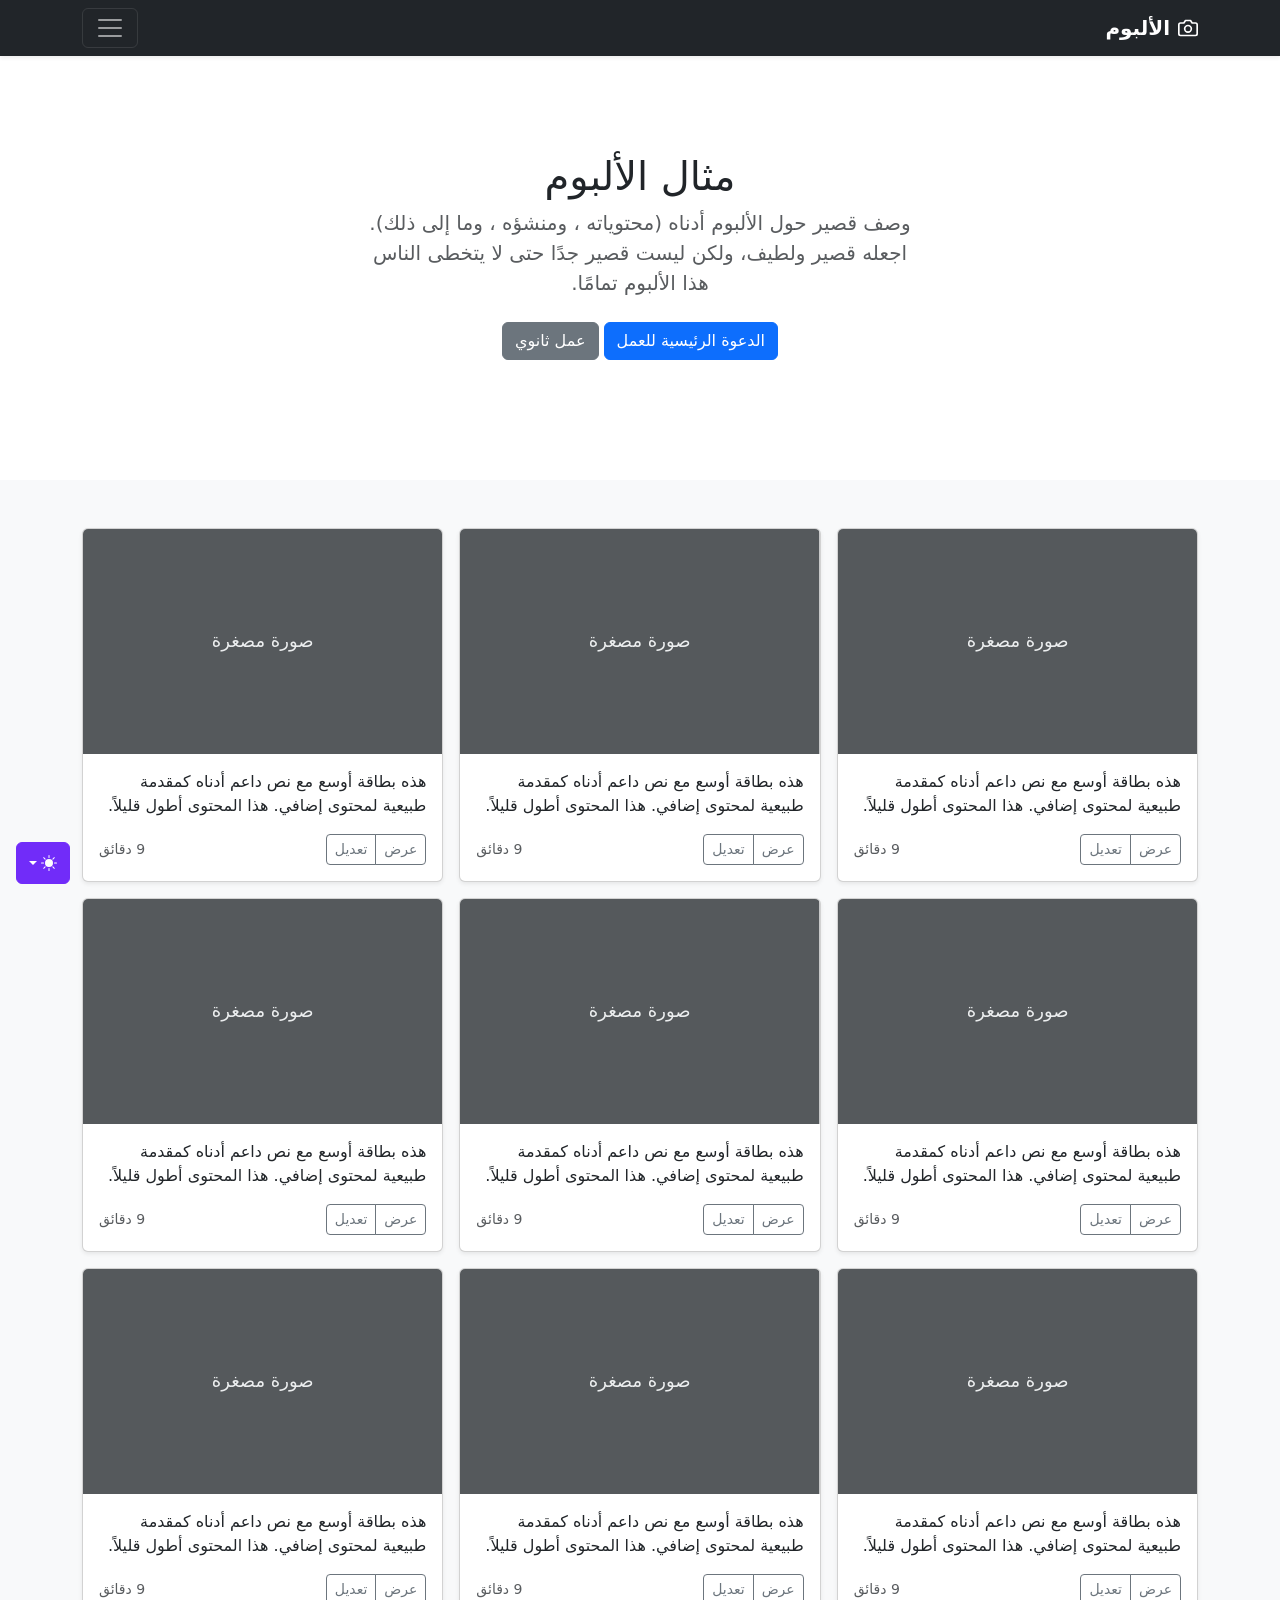
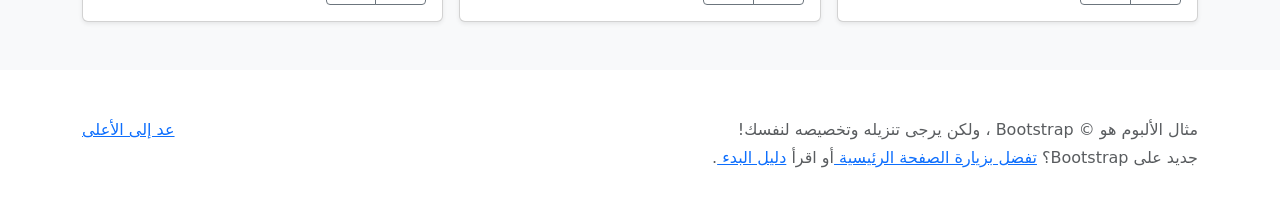
<file: bootstrap-5.3.8-examples/album-rtl/index.html>
<!doctype html>
<html lang="ar" dir="rtl" data-bs-theme="auto">
  <head>
    <meta charset="utf-8" />
    <meta name="viewport" content="width=device-width, initial-scale=1" />
    <meta name="description" content="" />
    <meta
      name="author"
      content="Mark Otto, Jacob Thornton, and Bootstrap contributors"
    />
    <meta name="generator" content="Astro v5.13.2" />
    <title>مثال الألبوم · Bootstrap v5.3</title>
    <link
      rel="canonical"
      href="https://getbootstrap.com/docs/5.3/examples/album-rtl/"
    />
    <script src="../assets/js/color-modes.js"></script>
    <link href="../assets/dist/css/bootstrap.rtl.min.css" rel="stylesheet" />
    <meta name="theme-color" content="#712cf9" />
    <style>
      .bd-placeholder-img {
        font-size: 1.125rem;
        text-anchor: middle;
        -webkit-user-select: none;
        -moz-user-select: none;
        user-select: none;
      }
      @media (min-width: 768px) {
        .bd-placeholder-img-lg {
          font-size: 3.5rem;
        }
      }
      .b-example-divider {
        width: 100%;
        height: 3rem;
        background-color: #0000001a;
        border: solid rgba(0, 0, 0, 0.15);
        border-width: 1px 0;
        box-shadow:
          inset 0 0.5em 1.5em #0000001a,
          inset 0 0.125em 0.5em #00000026;
      }
      .b-example-vr {
        flex-shrink: 0;
        width: 1.5rem;
        height: 100vh;
      }
      .bi {
        vertical-align: -0.125em;
        fill: currentColor;
      }
      .nav-scroller {
        position: relative;
        z-index: 2;
        height: 2.75rem;
        overflow-y: hidden;
      }
      .nav-scroller .nav {
        display: flex;
        flex-wrap: nowrap;
        padding-bottom: 1rem;
        margin-top: -1px;
        overflow-x: auto;
        text-align: center;
        white-space: nowrap;
        -webkit-overflow-scrolling: touch;
      }
      .btn-bd-primary {
        --bd-violet-bg: #712cf9;
        --bd-violet-rgb: 112.520718, 44.062154, 249.437846;
        --bs-btn-font-weight: 600;
        --bs-btn-color: var(--bs-white);
        --bs-btn-bg: var(--bd-violet-bg);
        --bs-btn-border-color: var(--bd-violet-bg);
        --bs-btn-hover-color: var(--bs-white);
        --bs-btn-hover-bg: #6528e0;
        --bs-btn-hover-border-color: #6528e0;
        --bs-btn-focus-shadow-rgb: var(--bd-violet-rgb);
        --bs-btn-active-color: var(--bs-btn-hover-color);
        --bs-btn-active-bg: #5a23c8;
        --bs-btn-active-border-color: #5a23c8;
      }
      .bd-mode-toggle {
        z-index: 1500;
      }
      .bd-mode-toggle .bi {
        width: 1em;
        height: 1em;
      }
      .bd-mode-toggle .dropdown-menu .active .bi {
        display: block !important;
      }
    </style>
  </head>
  <body>
    <svg xmlns="http://www.w3.org/2000/svg" class="d-none">
      <symbol id="check2" viewBox="0 0 16 16">
        <path
          d="M13.854 3.646a.5.5 0 0 1 0 .708l-7 7a.5.5 0 0 1-.708 0l-3.5-3.5a.5.5 0 1 1 .708-.708L6.5 10.293l6.646-6.647a.5.5 0 0 1 .708 0z"
        ></path>
      </symbol>
      <symbol id="circle-half" viewBox="0 0 16 16">
        <path
          d="M8 15A7 7 0 1 0 8 1v14zm0 1A8 8 0 1 1 8 0a8 8 0 0 1 0 16z"
        ></path>
      </symbol>
      <symbol id="moon-stars-fill" viewBox="0 0 16 16">
        <path
          d="M6 .278a.768.768 0 0 1 .08.858 7.208 7.208 0 0 0-.878 3.46c0 4.021 3.278 7.277 7.318 7.277.527 0 1.04-.055 1.533-.16a.787.787 0 0 1 .81.316.733.733 0 0 1-.031.893A8.349 8.349 0 0 1 8.344 16C3.734 16 0 12.286 0 7.71 0 4.266 2.114 1.312 5.124.06A.752.752 0 0 1 6 .278z"
        ></path>
        <path
          d="M10.794 3.148a.217.217 0 0 1 .412 0l.387 1.162c.173.518.579.924 1.097 1.097l1.162.387a.217.217 0 0 1 0 .412l-1.162.387a1.734 1.734 0 0 0-1.097 1.097l-.387 1.162a.217.217 0 0 1-.412 0l-.387-1.162A1.734 1.734 0 0 0 9.31 6.593l-1.162-.387a.217.217 0 0 1 0-.412l1.162-.387a1.734 1.734 0 0 0 1.097-1.097l.387-1.162zM13.863.099a.145.145 0 0 1 .274 0l.258.774c.115.346.386.617.732.732l.774.258a.145.145 0 0 1 0 .274l-.774.258a1.156 1.156 0 0 0-.732.732l-.258.774a.145.145 0 0 1-.274 0l-.258-.774a1.156 1.156 0 0 0-.732-.732l-.774-.258a.145.145 0 0 1 0-.274l.774-.258c.346-.115.617-.386.732-.732L13.863.1z"
        ></path>
      </symbol>
      <symbol id="sun-fill" viewBox="0 0 16 16">
        <path
          d="M8 12a4 4 0 1 0 0-8 4 4 0 0 0 0 8zM8 0a.5.5 0 0 1 .5.5v2a.5.5 0 0 1-1 0v-2A.5.5 0 0 1 8 0zm0 13a.5.5 0 0 1 .5.5v2a.5.5 0 0 1-1 0v-2A.5.5 0 0 1 8 13zm8-5a.5.5 0 0 1-.5.5h-2a.5.5 0 0 1 0-1h2a.5.5 0 0 1 .5.5zM3 8a.5.5 0 0 1-.5.5h-2a.5.5 0 0 1 0-1h2A.5.5 0 0 1 3 8zm10.657-5.657a.5.5 0 0 1 0 .707l-1.414 1.415a.5.5 0 1 1-.707-.708l1.414-1.414a.5.5 0 0 1 .707 0zm-9.193 9.193a.5.5 0 0 1 0 .707L3.05 13.657a.5.5 0 0 1-.707-.707l1.414-1.414a.5.5 0 0 1 .707 0zm9.193 2.121a.5.5 0 0 1-.707 0l-1.414-1.414a.5.5 0 0 1 .707-.707l1.414 1.414a.5.5 0 0 1 0 .707zM4.464 4.465a.5.5 0 0 1-.707 0L2.343 3.05a.5.5 0 1 1 .707-.707l1.414 1.414a.5.5 0 0 1 0 .708z"
        ></path>
      </symbol>
    </svg>
    <div
      class="dropdown position-fixed bottom-0 end-0 mb-3 me-3 bd-mode-toggle"
    >
      <button
        class="btn btn-bd-primary py-2 dropdown-toggle d-flex align-items-center"
        id="bd-theme"
        type="button"
        aria-expanded="false"
        data-bs-toggle="dropdown"
        aria-label="Toggle theme (auto)"
      >
        <svg class="bi my-1 theme-icon-active" aria-hidden="true">
          <use href="#circle-half"></use>
        </svg>
        <span class="visually-hidden" id="bd-theme-text">Toggle theme</span>
      </button>
      <ul
        class="dropdown-menu dropdown-menu-end shadow"
        aria-labelledby="bd-theme-text"
      >
        <li>
          <button
            type="button"
            class="dropdown-item d-flex align-items-center"
            data-bs-theme-value="light"
            aria-pressed="false"
          >
            <svg class="bi me-2 opacity-50" aria-hidden="true">
              <use href="#sun-fill"></use>
            </svg>
            Light
            <svg class="bi ms-auto d-none" aria-hidden="true">
              <use href="#check2"></use>
            </svg>
          </button>
        </li>
        <li>
          <button
            type="button"
            class="dropdown-item d-flex align-items-center"
            data-bs-theme-value="dark"
            aria-pressed="false"
          >
            <svg class="bi me-2 opacity-50" aria-hidden="true">
              <use href="#moon-stars-fill"></use>
            </svg>
            Dark
            <svg class="bi ms-auto d-none" aria-hidden="true">
              <use href="#check2"></use>
            </svg>
          </button>
        </li>
        <li>
          <button
            type="button"
            class="dropdown-item d-flex align-items-center active"
            data-bs-theme-value="auto"
            aria-pressed="true"
          >
            <svg class="bi me-2 opacity-50" aria-hidden="true">
              <use href="#circle-half"></use>
            </svg>
            Auto
            <svg class="bi ms-auto d-none" aria-hidden="true">
              <use href="#check2"></use>
            </svg>
          </button>
        </li>
      </ul>
    </div>
    <header data-bs-theme="dark">
      <div class="collapse text-bg-dark" id="navbarHeader">
        <div class="container">
          <div class="row">
            <div class="col-sm-8 col-md-7 py-4">
              <h4>حول</h4>
              <p class="text-body-secondary">
                أضف بعض المعلومات حول الألبوم، المؤلف، أو أي سياق خلفية آخر.
                اجعلها بضع جمل حتى يتمكن الزوار من التقاط بعض التلميحات المفيدة.
                ثم اربطها ببعض مواقع التواصل الاجتماعي أو معلومات الاتصال.
              </p>
            </div>
            <div class="col-sm-4 offset-md-1 py-4">
              <h4>تواصل معي</h4>
              <ul class="list-unstyled">
                <li><a href="#" class="text-white">تابعني على تويتر</a></li>
                <li>
                  <a href="#" class="text-white">شاركني الإعجاب في فيسبوك</a>
                </li>
                <li>
                  <a href="#" class="text-white"
                    >راسلني على البريد الإلكتروني</a
                  >
                </li>
              </ul>
            </div>
          </div>
        </div>
      </div>
      <div class="navbar navbar-dark bg-dark shadow-sm">
        <div class="container">
          <a href="#" class="navbar-brand d-flex align-items-center">
            <svg
              xmlns="http://www.w3.org/2000/svg"
              width="20"
              height="20"
              fill="none"
              stroke="currentColor"
              stroke-linecap="round"
              stroke-linejoin="round"
              stroke-width="2"
              aria-hidden="true"
              class="me-2"
              viewBox="0 0 24 24"
            >
              <path
                d="M23 19a2 2 0 0 1-2 2H3a2 2 0 0 1-2-2V8a2 2 0 0 1 2-2h4l2-3h6l2 3h4a2 2 0 0 1 2 2z"
              ></path>
              <circle cx="12" cy="13" r="4"></circle>
            </svg>
            <strong>الألبوم</strong>
          </a>
          <button
            class="navbar-toggler"
            type="button"
            data-bs-toggle="collapse"
            data-bs-target="#navbarHeader"
            aria-controls="navbarHeader"
            aria-expanded="false"
            aria-label="تبديل التنقل"
          >
            <span class="navbar-toggler-icon"></span>
          </button>
        </div>
      </div>
    </header>
    <main>
      <section class="py-5 text-center container">
        <div class="row py-lg-5">
          <div class="col-lg-6 col-md-8 mx-auto">
            <h1 class="fw-light">مثال الألبوم</h1>
            <p class="lead text-body-secondary">
              وصف قصير حول الألبوم أدناه (محتوياته ، ومنشؤه ، وما إلى ذلك).
              اجعله قصير ولطيف، ولكن ليست قصير جدًا حتى لا يتخطى الناس هذا
              الألبوم تمامًا.
            </p>
            <p>
              <a href="#" class="btn btn-primary my-2">الدعوة الرئيسية للعمل</a>
              <a href="#" class="btn btn-secondary my-2">عمل ثانوي</a>
            </p>
          </div>
        </div>
      </section>
      <div class="album py-5 bg-body-tertiary">
        <div class="container">
          <div class="row row-cols-1 row-cols-sm-2 row-cols-md-3 g-3">
            <div class="col">
              <div class="card shadow-sm">
                <svg
                  aria-label="Placeholder: صورة مصغرة"
                  class="bd-placeholder-img card-img-top"
                  height="225"
                  preserveAspectRatio="xMidYMid slice"
                  role="img"
                  width="100%"
                  xmlns="http://www.w3.org/2000/svg"
                >
                  <title>Placeholder</title>
                  <rect width="100%" height="100%" fill="#55595c"></rect>
                  <text x="50%" y="50%" fill="#eceeef" dy=".3em">
                    صورة مصغرة
                  </text>
                </svg>
                <div class="card-body">
                  <p class="card-text">
                    هذه بطاقة أوسع مع نص داعم أدناه كمقدمة طبيعية لمحتوى إضافي.
                    هذا المحتوى أطول قليلاً.
                  </p>
                  <div
                    class="d-flex justify-content-between align-items-center"
                  >
                    <div class="btn-group">
                      <button
                        type="button"
                        class="btn btn-sm btn-outline-secondary"
                      >
                        عرض
                      </button>
                      <button
                        type="button"
                        class="btn btn-sm btn-outline-secondary"
                      >
                        تعديل
                      </button>
                    </div>
                    <small class="text-body-secondary">9 دقائق</small>
                  </div>
                </div>
              </div>
            </div>
            <div class="col">
              <div class="card shadow-sm">
                <svg
                  aria-label="Placeholder: صورة مصغرة"
                  class="bd-placeholder-img card-img-top"
                  height="225"
                  preserveAspectRatio="xMidYMid slice"
                  role="img"
                  width="100%"
                  xmlns="http://www.w3.org/2000/svg"
                >
                  <title>Placeholder</title>
                  <rect width="100%" height="100%" fill="#55595c"></rect>
                  <text x="50%" y="50%" fill="#eceeef" dy=".3em">
                    صورة مصغرة
                  </text>
                </svg>
                <div class="card-body">
                  <p class="card-text">
                    هذه بطاقة أوسع مع نص داعم أدناه كمقدمة طبيعية لمحتوى إضافي.
                    هذا المحتوى أطول قليلاً.
                  </p>
                  <div
                    class="d-flex justify-content-between align-items-center"
                  >
                    <div class="btn-group">
                      <button
                        type="button"
                        class="btn btn-sm btn-outline-secondary"
                      >
                        عرض
                      </button>
                      <button
                        type="button"
                        class="btn btn-sm btn-outline-secondary"
                      >
                        تعديل
                      </button>
                    </div>
                    <small class="text-body-secondary">9 دقائق</small>
                  </div>
                </div>
              </div>
            </div>
            <div class="col">
              <div class="card shadow-sm">
                <svg
                  aria-label="Placeholder: صورة مصغرة"
                  class="bd-placeholder-img card-img-top"
                  height="225"
                  preserveAspectRatio="xMidYMid slice"
                  role="img"
                  width="100%"
                  xmlns="http://www.w3.org/2000/svg"
                >
                  <title>Placeholder</title>
                  <rect width="100%" height="100%" fill="#55595c"></rect>
                  <text x="50%" y="50%" fill="#eceeef" dy=".3em">
                    صورة مصغرة
                  </text>
                </svg>
                <div class="card-body">
                  <p class="card-text">
                    هذه بطاقة أوسع مع نص داعم أدناه كمقدمة طبيعية لمحتوى إضافي.
                    هذا المحتوى أطول قليلاً.
                  </p>
                  <div
                    class="d-flex justify-content-between align-items-center"
                  >
                    <div class="btn-group">
                      <button
                        type="button"
                        class="btn btn-sm btn-outline-secondary"
                      >
                        عرض
                      </button>
                      <button
                        type="button"
                        class="btn btn-sm btn-outline-secondary"
                      >
                        تعديل
                      </button>
                    </div>
                    <small class="text-body-secondary">9 دقائق</small>
                  </div>
                </div>
              </div>
            </div>
            <div class="col">
              <div class="card shadow-sm">
                <svg
                  aria-label="Placeholder: صورة مصغرة"
                  class="bd-placeholder-img card-img-top"
                  height="225"
                  preserveAspectRatio="xMidYMid slice"
                  role="img"
                  width="100%"
                  xmlns="http://www.w3.org/2000/svg"
                >
                  <title>Placeholder</title>
                  <rect width="100%" height="100%" fill="#55595c"></rect>
                  <text x="50%" y="50%" fill="#eceeef" dy=".3em">
                    صورة مصغرة
                  </text>
                </svg>
                <div class="card-body">
                  <p class="card-text">
                    هذه بطاقة أوسع مع نص داعم أدناه كمقدمة طبيعية لمحتوى إضافي.
                    هذا المحتوى أطول قليلاً.
                  </p>
                  <div
                    class="d-flex justify-content-between align-items-center"
                  >
                    <div class="btn-group">
                      <button
                        type="button"
                        class="btn btn-sm btn-outline-secondary"
                      >
                        عرض
                      </button>
                      <button
                        type="button"
                        class="btn btn-sm btn-outline-secondary"
                      >
                        تعديل
                      </button>
                    </div>
                    <small class="text-body-secondary">9 دقائق</small>
                  </div>
                </div>
              </div>
            </div>
            <div class="col">
              <div class="card shadow-sm">
                <svg
                  aria-label="Placeholder: صورة مصغرة"
                  class="bd-placeholder-img card-img-top"
                  height="225"
                  preserveAspectRatio="xMidYMid slice"
                  role="img"
                  width="100%"
                  xmlns="http://www.w3.org/2000/svg"
                >
                  <title>Placeholder</title>
                  <rect width="100%" height="100%" fill="#55595c"></rect>
                  <text x="50%" y="50%" fill="#eceeef" dy=".3em">
                    صورة مصغرة
                  </text>
                </svg>
                <div class="card-body">
                  <p class="card-text">
                    هذه بطاقة أوسع مع نص داعم أدناه كمقدمة طبيعية لمحتوى إضافي.
                    هذا المحتوى أطول قليلاً.
                  </p>
                  <div
                    class="d-flex justify-content-between align-items-center"
                  >
                    <div class="btn-group">
                      <button
                        type="button"
                        class="btn btn-sm btn-outline-secondary"
                      >
                        عرض
                      </button>
                      <button
                        type="button"
                        class="btn btn-sm btn-outline-secondary"
                      >
                        تعديل
                      </button>
                    </div>
                    <small class="text-body-secondary">9 دقائق</small>
                  </div>
                </div>
              </div>
            </div>
            <div class="col">
              <div class="card shadow-sm">
                <svg
                  aria-label="Placeholder: صورة مصغرة"
                  class="bd-placeholder-img card-img-top"
                  height="225"
                  preserveAspectRatio="xMidYMid slice"
                  role="img"
                  width="100%"
                  xmlns="http://www.w3.org/2000/svg"
                >
                  <title>Placeholder</title>
                  <rect width="100%" height="100%" fill="#55595c"></rect>
                  <text x="50%" y="50%" fill="#eceeef" dy=".3em">
                    صورة مصغرة
                  </text>
                </svg>
                <div class="card-body">
                  <p class="card-text">
                    هذه بطاقة أوسع مع نص داعم أدناه كمقدمة طبيعية لمحتوى إضافي.
                    هذا المحتوى أطول قليلاً.
                  </p>
                  <div
                    class="d-flex justify-content-between align-items-center"
                  >
                    <div class="btn-group">
                      <button
                        type="button"
                        class="btn btn-sm btn-outline-secondary"
                      >
                        عرض
                      </button>
                      <button
                        type="button"
                        class="btn btn-sm btn-outline-secondary"
                      >
                        تعديل
                      </button>
                    </div>
                    <small class="text-body-secondary">9 دقائق</small>
                  </div>
                </div>
              </div>
            </div>
            <div class="col">
              <div class="card shadow-sm">
                <svg
                  aria-label="Placeholder: صورة مصغرة"
                  class="bd-placeholder-img card-img-top"
                  height="225"
                  preserveAspectRatio="xMidYMid slice"
                  role="img"
                  width="100%"
                  xmlns="http://www.w3.org/2000/svg"
                >
                  <title>Placeholder</title>
                  <rect width="100%" height="100%" fill="#55595c"></rect>
                  <text x="50%" y="50%" fill="#eceeef" dy=".3em">
                    صورة مصغرة
                  </text>
                </svg>
                <div class="card-body">
                  <p class="card-text">
                    هذه بطاقة أوسع مع نص داعم أدناه كمقدمة طبيعية لمحتوى إضافي.
                    هذا المحتوى أطول قليلاً.
                  </p>
                  <div
                    class="d-flex justify-content-between align-items-center"
                  >
                    <div class="btn-group">
                      <button
                        type="button"
                        class="btn btn-sm btn-outline-secondary"
                      >
                        عرض
                      </button>
                      <button
                        type="button"
                        class="btn btn-sm btn-outline-secondary"
                      >
                        تعديل
                      </button>
                    </div>
                    <small class="text-body-secondary">9 دقائق</small>
                  </div>
                </div>
              </div>
            </div>
            <div class="col">
              <div class="card shadow-sm">
                <svg
                  aria-label="Placeholder: صورة مصغرة"
                  class="bd-placeholder-img card-img-top"
                  height="225"
                  preserveAspectRatio="xMidYMid slice"
                  role="img"
                  width="100%"
                  xmlns="http://www.w3.org/2000/svg"
                >
                  <title>Placeholder</title>
                  <rect width="100%" height="100%" fill="#55595c"></rect>
                  <text x="50%" y="50%" fill="#eceeef" dy=".3em">
                    صورة مصغرة
                  </text>
                </svg>
                <div class="card-body">
                  <p class="card-text">
                    هذه بطاقة أوسع مع نص داعم أدناه كمقدمة طبيعية لمحتوى إضافي.
                    هذا المحتوى أطول قليلاً.
                  </p>
                  <div
                    class="d-flex justify-content-between align-items-center"
                  >
                    <div class="btn-group">
                      <button
                        type="button"
                        class="btn btn-sm btn-outline-secondary"
                      >
                        عرض
                      </button>
                      <button
                        type="button"
                        class="btn btn-sm btn-outline-secondary"
                      >
                        تعديل
                      </button>
                    </div>
                    <small class="text-body-secondary">9 دقائق</small>
                  </div>
                </div>
              </div>
            </div>
            <div class="col">
              <div class="card shadow-sm">
                <svg
                  aria-label="Placeholder: صورة مصغرة"
                  class="bd-placeholder-img card-img-top"
                  height="225"
                  preserveAspectRatio="xMidYMid slice"
                  role="img"
                  width="100%"
                  xmlns="http://www.w3.org/2000/svg"
                >
                  <title>Placeholder</title>
                  <rect width="100%" height="100%" fill="#55595c"></rect>
                  <text x="50%" y="50%" fill="#eceeef" dy=".3em">
                    صورة مصغرة
                  </text>
                </svg>
                <div class="card-body">
                  <p class="card-text">
                    هذه بطاقة أوسع مع نص داعم أدناه كمقدمة طبيعية لمحتوى إضافي.
                    هذا المحتوى أطول قليلاً.
                  </p>
                  <div
                    class="d-flex justify-content-between align-items-center"
                  >
                    <div class="btn-group">
                      <button
                        type="button"
                        class="btn btn-sm btn-outline-secondary"
                      >
                        عرض
                      </button>
                      <button
                        type="button"
                        class="btn btn-sm btn-outline-secondary"
                      >
                        تعديل
                      </button>
                    </div>
                    <small class="text-body-secondary">9 دقائق</small>
                  </div>
                </div>
              </div>
            </div>
          </div>
        </div>
      </div>
    </main>
    <footer class="text-body-secondary py-5">
      <div class="container">
        <p class="float-end mb-1"><a href="#">عد إلى الأعلى</a></p>
        <p class="mb-1">
          مثال الألبوم هو © Bootstrap ، ولكن يرجى تنزيله وتخصيصه لنفسك!
        </p>
        <p class="mb-0">
          جديد على Bootstrap؟ <a href="/"> تفضل بزيارة الصفحة الرئيسية </a> أو
          اقرأ <a href="../getting-started/introduction"> دليل البدء </a>.
        </p>
      </div>
    </footer>
    <script
      src="../assets/dist/js/bootstrap.bundle.min.js"
      class="astro-vvvwv3sm"
    ></script>
  </body>
</html>
</file>
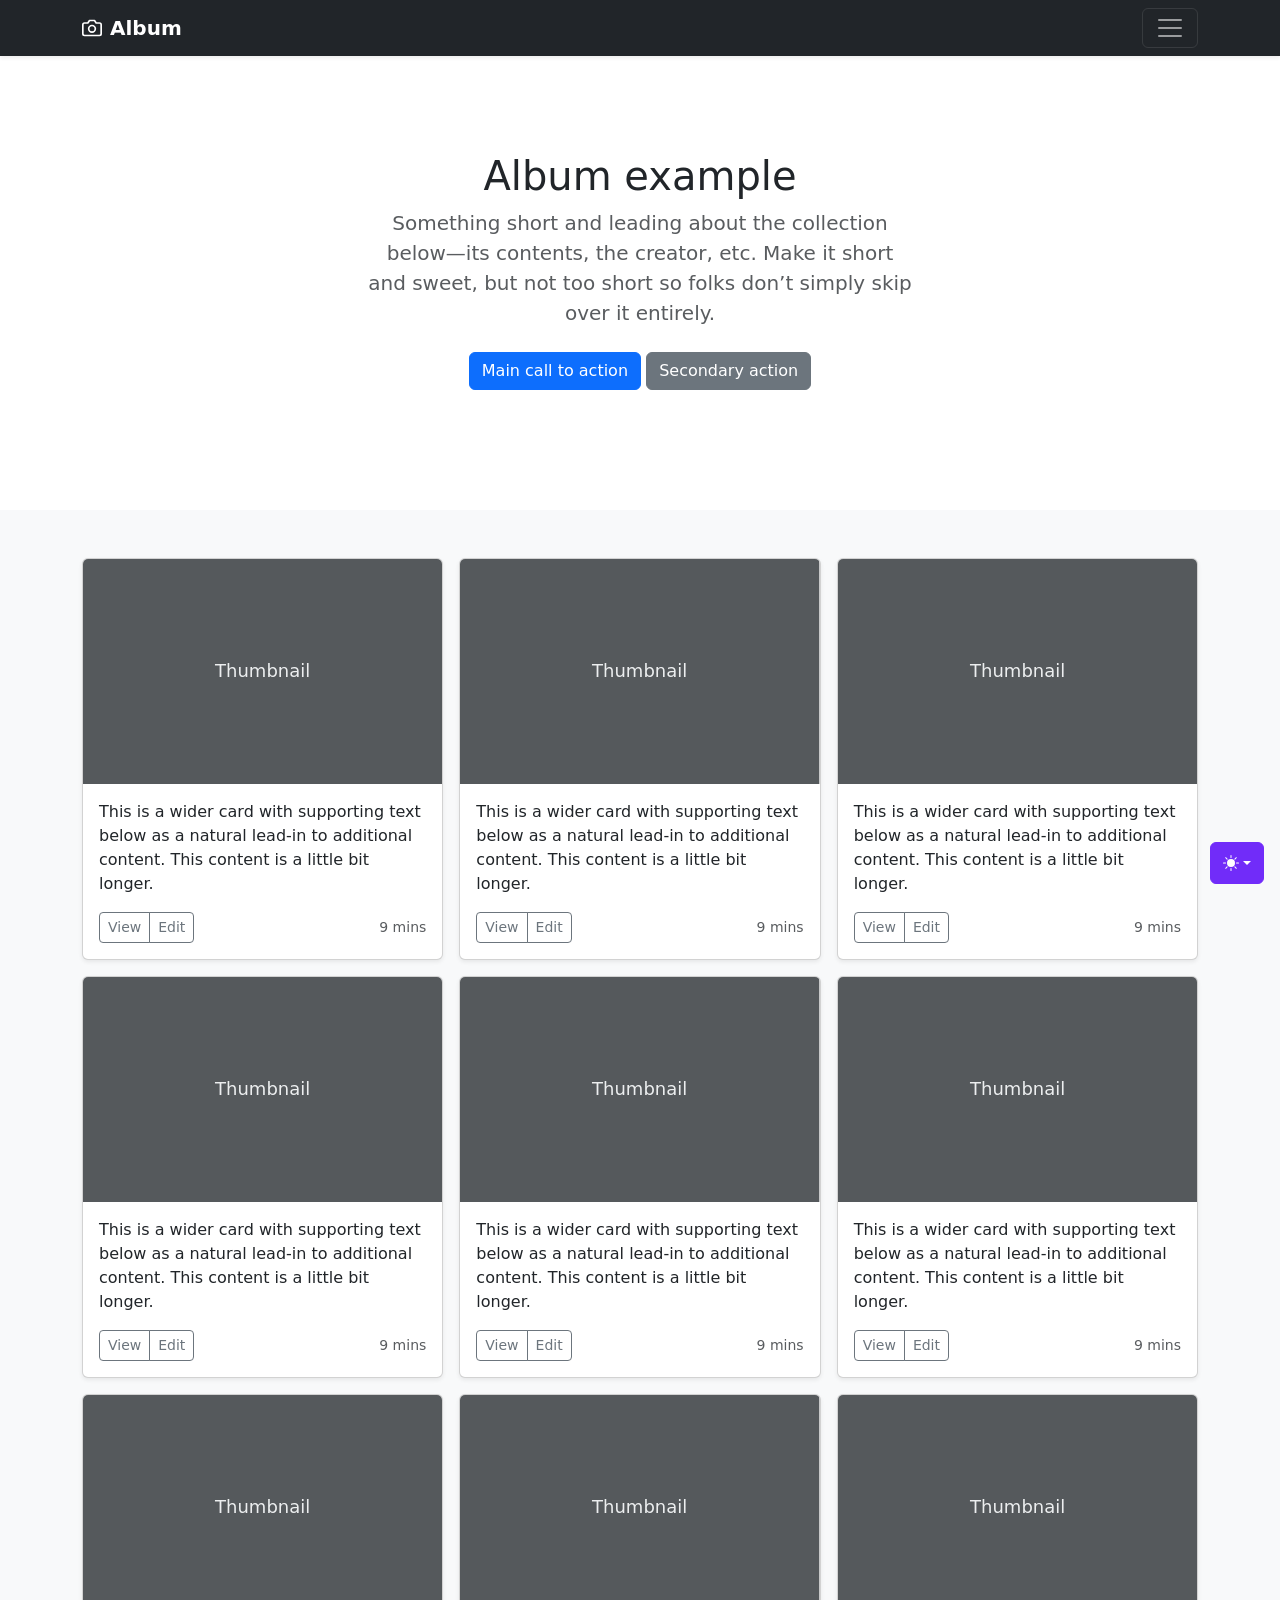
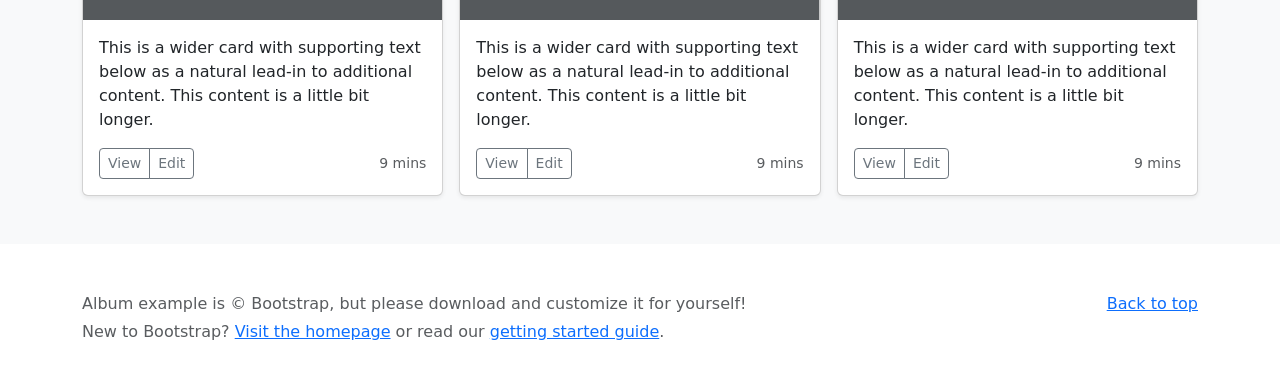
<file: bootstrap-5.3.8-examples/album/index.html>
<!doctype html>
<html lang="en" data-bs-theme="auto">
  <head>
    <meta charset="utf-8" />
    <meta name="viewport" content="width=device-width, initial-scale=1" />
    <meta name="description" content="" />
    <meta
      name="author"
      content="Mark Otto, Jacob Thornton, and Bootstrap contributors"
    />
    <meta name="generator" content="Astro v5.13.2" />
    <title>Album example · Bootstrap v5.3</title>
    <link
      rel="canonical"
      href="https://getbootstrap.com/docs/5.3/examples/album/"
    />
    <script src="../assets/js/color-modes.js"></script>
    <link href="../assets/dist/css/bootstrap.min.css" rel="stylesheet" />
    <meta name="theme-color" content="#712cf9" />
    <style>
      .bd-placeholder-img {
        font-size: 1.125rem;
        text-anchor: middle;
        -webkit-user-select: none;
        -moz-user-select: none;
        user-select: none;
      }
      @media (min-width: 768px) {
        .bd-placeholder-img-lg {
          font-size: 3.5rem;
        }
      }
      .b-example-divider {
        width: 100%;
        height: 3rem;
        background-color: #0000001a;
        border: solid rgba(0, 0, 0, 0.15);
        border-width: 1px 0;
        box-shadow:
          inset 0 0.5em 1.5em #0000001a,
          inset 0 0.125em 0.5em #00000026;
      }
      .b-example-vr {
        flex-shrink: 0;
        width: 1.5rem;
        height: 100vh;
      }
      .bi {
        vertical-align: -0.125em;
        fill: currentColor;
      }
      .nav-scroller {
        position: relative;
        z-index: 2;
        height: 2.75rem;
        overflow-y: hidden;
      }
      .nav-scroller .nav {
        display: flex;
        flex-wrap: nowrap;
        padding-bottom: 1rem;
        margin-top: -1px;
        overflow-x: auto;
        text-align: center;
        white-space: nowrap;
        -webkit-overflow-scrolling: touch;
      }
      .btn-bd-primary {
        --bd-violet-bg: #712cf9;
        --bd-violet-rgb: 112.520718, 44.062154, 249.437846;
        --bs-btn-font-weight: 600;
        --bs-btn-color: var(--bs-white);
        --bs-btn-bg: var(--bd-violet-bg);
        --bs-btn-border-color: var(--bd-violet-bg);
        --bs-btn-hover-color: var(--bs-white);
        --bs-btn-hover-bg: #6528e0;
        --bs-btn-hover-border-color: #6528e0;
        --bs-btn-focus-shadow-rgb: var(--bd-violet-rgb);
        --bs-btn-active-color: var(--bs-btn-hover-color);
        --bs-btn-active-bg: #5a23c8;
        --bs-btn-active-border-color: #5a23c8;
      }
      .bd-mode-toggle {
        z-index: 1500;
      }
      .bd-mode-toggle .bi {
        width: 1em;
        height: 1em;
      }
      .bd-mode-toggle .dropdown-menu .active .bi {
        display: block !important;
      }
    </style>
  </head>
  <body>
    <svg xmlns="http://www.w3.org/2000/svg" class="d-none">
      <symbol id="check2" viewBox="0 0 16 16">
        <path
          d="M13.854 3.646a.5.5 0 0 1 0 .708l-7 7a.5.5 0 0 1-.708 0l-3.5-3.5a.5.5 0 1 1 .708-.708L6.5 10.293l6.646-6.647a.5.5 0 0 1 .708 0z"
        ></path>
      </symbol>
      <symbol id="circle-half" viewBox="0 0 16 16">
        <path
          d="M8 15A7 7 0 1 0 8 1v14zm0 1A8 8 0 1 1 8 0a8 8 0 0 1 0 16z"
        ></path>
      </symbol>
      <symbol id="moon-stars-fill" viewBox="0 0 16 16">
        <path
          d="M6 .278a.768.768 0 0 1 .08.858 7.208 7.208 0 0 0-.878 3.46c0 4.021 3.278 7.277 7.318 7.277.527 0 1.04-.055 1.533-.16a.787.787 0 0 1 .81.316.733.733 0 0 1-.031.893A8.349 8.349 0 0 1 8.344 16C3.734 16 0 12.286 0 7.71 0 4.266 2.114 1.312 5.124.06A.752.752 0 0 1 6 .278z"
        ></path>
        <path
          d="M10.794 3.148a.217.217 0 0 1 .412 0l.387 1.162c.173.518.579.924 1.097 1.097l1.162.387a.217.217 0 0 1 0 .412l-1.162.387a1.734 1.734 0 0 0-1.097 1.097l-.387 1.162a.217.217 0 0 1-.412 0l-.387-1.162A1.734 1.734 0 0 0 9.31 6.593l-1.162-.387a.217.217 0 0 1 0-.412l1.162-.387a1.734 1.734 0 0 0 1.097-1.097l.387-1.162zM13.863.099a.145.145 0 0 1 .274 0l.258.774c.115.346.386.617.732.732l.774.258a.145.145 0 0 1 0 .274l-.774.258a1.156 1.156 0 0 0-.732.732l-.258.774a.145.145 0 0 1-.274 0l-.258-.774a1.156 1.156 0 0 0-.732-.732l-.774-.258a.145.145 0 0 1 0-.274l.774-.258c.346-.115.617-.386.732-.732L13.863.1z"
        ></path>
      </symbol>
      <symbol id="sun-fill" viewBox="0 0 16 16">
        <path
          d="M8 12a4 4 0 1 0 0-8 4 4 0 0 0 0 8zM8 0a.5.5 0 0 1 .5.5v2a.5.5 0 0 1-1 0v-2A.5.5 0 0 1 8 0zm0 13a.5.5 0 0 1 .5.5v2a.5.5 0 0 1-1 0v-2A.5.5 0 0 1 8 13zm8-5a.5.5 0 0 1-.5.5h-2a.5.5 0 0 1 0-1h2a.5.5 0 0 1 .5.5zM3 8a.5.5 0 0 1-.5.5h-2a.5.5 0 0 1 0-1h2A.5.5 0 0 1 3 8zm10.657-5.657a.5.5 0 0 1 0 .707l-1.414 1.415a.5.5 0 1 1-.707-.708l1.414-1.414a.5.5 0 0 1 .707 0zm-9.193 9.193a.5.5 0 0 1 0 .707L3.05 13.657a.5.5 0 0 1-.707-.707l1.414-1.414a.5.5 0 0 1 .707 0zm9.193 2.121a.5.5 0 0 1-.707 0l-1.414-1.414a.5.5 0 0 1 .707-.707l1.414 1.414a.5.5 0 0 1 0 .707zM4.464 4.465a.5.5 0 0 1-.707 0L2.343 3.05a.5.5 0 1 1 .707-.707l1.414 1.414a.5.5 0 0 1 0 .708z"
        ></path>
      </symbol>
    </svg>
    <div
      class="dropdown position-fixed bottom-0 end-0 mb-3 me-3 bd-mode-toggle"
    >
      <button
        class="btn btn-bd-primary py-2 dropdown-toggle d-flex align-items-center"
        id="bd-theme"
        type="button"
        aria-expanded="false"
        data-bs-toggle="dropdown"
        aria-label="Toggle theme (auto)"
      >
        <svg class="bi my-1 theme-icon-active" aria-hidden="true">
          <use href="#circle-half"></use>
        </svg>
        <span class="visually-hidden" id="bd-theme-text">Toggle theme</span>
      </button>
      <ul
        class="dropdown-menu dropdown-menu-end shadow"
        aria-labelledby="bd-theme-text"
      >
        <li>
          <button
            type="button"
            class="dropdown-item d-flex align-items-center"
            data-bs-theme-value="light"
            aria-pressed="false"
          >
            <svg class="bi me-2 opacity-50" aria-hidden="true">
              <use href="#sun-fill"></use>
            </svg>
            Light
            <svg class="bi ms-auto d-none" aria-hidden="true">
              <use href="#check2"></use>
            </svg>
          </button>
        </li>
        <li>
          <button
            type="button"
            class="dropdown-item d-flex align-items-center"
            data-bs-theme-value="dark"
            aria-pressed="false"
          >
            <svg class="bi me-2 opacity-50" aria-hidden="true">
              <use href="#moon-stars-fill"></use>
            </svg>
            Dark
            <svg class="bi ms-auto d-none" aria-hidden="true">
              <use href="#check2"></use>
            </svg>
          </button>
        </li>
        <li>
          <button
            type="button"
            class="dropdown-item d-flex align-items-center active"
            data-bs-theme-value="auto"
            aria-pressed="true"
          >
            <svg class="bi me-2 opacity-50" aria-hidden="true">
              <use href="#circle-half"></use>
            </svg>
            Auto
            <svg class="bi ms-auto d-none" aria-hidden="true">
              <use href="#check2"></use>
            </svg>
          </button>
        </li>
      </ul>
    </div>
    <header data-bs-theme="dark">
      <div class="collapse text-bg-dark" id="navbarHeader">
        <div class="container">
          <div class="row">
            <div class="col-sm-8 col-md-7 py-4">
              <h4>About</h4>
              <p class="text-body-secondary">
                Add some information about the album below, the author, or any
                other background context. Make it a few sentences long so folks
                can pick up some informative tidbits. Then, link them off to
                some social networking sites or contact information.
              </p>
            </div>
            <div class="col-sm-4 offset-md-1 py-4">
              <h4>Contact</h4>
              <ul class="list-unstyled">
                <li><a href="#" class="text-white">Follow on X</a></li>
                <li><a href="#" class="text-white">Like on Facebook</a></li>
                <li><a href="#" class="text-white">Email me</a></li>
              </ul>
            </div>
          </div>
        </div>
      </div>
      <div class="navbar navbar-dark bg-dark shadow-sm">
        <div class="container">
          <a href="#" class="navbar-brand d-flex align-items-center">
            <svg
              xmlns="http://www.w3.org/2000/svg"
              width="20"
              height="20"
              fill="none"
              stroke="currentColor"
              stroke-linecap="round"
              stroke-linejoin="round"
              stroke-width="2"
              aria-hidden="true"
              class="me-2"
              viewBox="0 0 24 24"
            >
              <path
                d="M23 19a2 2 0 0 1-2 2H3a2 2 0 0 1-2-2V8a2 2 0 0 1 2-2h4l2-3h6l2 3h4a2 2 0 0 1 2 2z"
              ></path>
              <circle cx="12" cy="13" r="4"></circle>
            </svg>
            <strong>Album</strong>
          </a>
          <button
            class="navbar-toggler"
            type="button"
            data-bs-toggle="collapse"
            data-bs-target="#navbarHeader"
            aria-controls="navbarHeader"
            aria-expanded="false"
            aria-label="Toggle navigation"
          >
            <span class="navbar-toggler-icon"></span>
          </button>
        </div>
      </div>
    </header>
    <main>
      <section class="py-5 text-center container">
        <div class="row py-lg-5">
          <div class="col-lg-6 col-md-8 mx-auto">
            <h1 class="fw-light">Album example</h1>
            <p class="lead text-body-secondary">
              Something short and leading about the collection below—its
              contents, the creator, etc. Make it short and sweet, but not too
              short so folks don’t simply skip over it entirely.
            </p>
            <p>
              <a href="#" class="btn btn-primary my-2">Main call to action</a>
              <a href="#" class="btn btn-secondary my-2">Secondary action</a>
            </p>
          </div>
        </div>
      </section>
      <div class="album py-5 bg-body-tertiary">
        <div class="container">
          <div class="row row-cols-1 row-cols-sm-2 row-cols-md-3 g-3">
            <div class="col">
              <div class="card shadow-sm">
                <svg
                  aria-label="Placeholder: Thumbnail"
                  class="bd-placeholder-img card-img-top"
                  height="225"
                  preserveAspectRatio="xMidYMid slice"
                  role="img"
                  width="100%"
                  xmlns="http://www.w3.org/2000/svg"
                >
                  <title>Placeholder</title>
                  <rect width="100%" height="100%" fill="#55595c"></rect>
                  <text x="50%" y="50%" fill="#eceeef" dy=".3em">
                    Thumbnail
                  </text>
                </svg>
                <div class="card-body">
                  <p class="card-text">
                    This is a wider card with supporting text below as a natural
                    lead-in to additional content. This content is a little bit
                    longer.
                  </p>
                  <div
                    class="d-flex justify-content-between align-items-center"
                  >
                    <div class="btn-group">
                      <button
                        type="button"
                        class="btn btn-sm btn-outline-secondary"
                      >
                        View
                      </button>
                      <button
                        type="button"
                        class="btn btn-sm btn-outline-secondary"
                      >
                        Edit
                      </button>
                    </div>
                    <small class="text-body-secondary">9 mins</small>
                  </div>
                </div>
              </div>
            </div>
            <div class="col">
              <div class="card shadow-sm">
                <svg
                  aria-label="Placeholder: Thumbnail"
                  class="bd-placeholder-img card-img-top"
                  height="225"
                  preserveAspectRatio="xMidYMid slice"
                  role="img"
                  width="100%"
                  xmlns="http://www.w3.org/2000/svg"
                >
                  <title>Placeholder</title>
                  <rect width="100%" height="100%" fill="#55595c"></rect>
                  <text x="50%" y="50%" fill="#eceeef" dy=".3em">
                    Thumbnail
                  </text>
                </svg>
                <div class="card-body">
                  <p class="card-text">
                    This is a wider card with supporting text below as a natural
                    lead-in to additional content. This content is a little bit
                    longer.
                  </p>
                  <div
                    class="d-flex justify-content-between align-items-center"
                  >
                    <div class="btn-group">
                      <button
                        type="button"
                        class="btn btn-sm btn-outline-secondary"
                      >
                        View
                      </button>
                      <button
                        type="button"
                        class="btn btn-sm btn-outline-secondary"
                      >
                        Edit
                      </button>
                    </div>
                    <small class="text-body-secondary">9 mins</small>
                  </div>
                </div>
              </div>
            </div>
            <div class="col">
              <div class="card shadow-sm">
                <svg
                  aria-label="Placeholder: Thumbnail"
                  class="bd-placeholder-img card-img-top"
                  height="225"
                  preserveAspectRatio="xMidYMid slice"
                  role="img"
                  width="100%"
                  xmlns="http://www.w3.org/2000/svg"
                >
                  <title>Placeholder</title>
                  <rect width="100%" height="100%" fill="#55595c"></rect>
                  <text x="50%" y="50%" fill="#eceeef" dy=".3em">
                    Thumbnail
                  </text>
                </svg>
                <div class="card-body">
                  <p class="card-text">
                    This is a wider card with supporting text below as a natural
                    lead-in to additional content. This content is a little bit
                    longer.
                  </p>
                  <div
                    class="d-flex justify-content-between align-items-center"
                  >
                    <div class="btn-group">
                      <button
                        type="button"
                        class="btn btn-sm btn-outline-secondary"
                      >
                        View
                      </button>
                      <button
                        type="button"
                        class="btn btn-sm btn-outline-secondary"
                      >
                        Edit
                      </button>
                    </div>
                    <small class="text-body-secondary">9 mins</small>
                  </div>
                </div>
              </div>
            </div>
            <div class="col">
              <div class="card shadow-sm">
                <svg
                  aria-label="Placeholder: Thumbnail"
                  class="bd-placeholder-img card-img-top"
                  height="225"
                  preserveAspectRatio="xMidYMid slice"
                  role="img"
                  width="100%"
                  xmlns="http://www.w3.org/2000/svg"
                >
                  <title>Placeholder</title>
                  <rect width="100%" height="100%" fill="#55595c"></rect>
                  <text x="50%" y="50%" fill="#eceeef" dy=".3em">
                    Thumbnail
                  </text>
                </svg>
                <div class="card-body">
                  <p class="card-text">
                    This is a wider card with supporting text below as a natural
                    lead-in to additional content. This content is a little bit
                    longer.
                  </p>
                  <div
                    class="d-flex justify-content-between align-items-center"
                  >
                    <div class="btn-group">
                      <button
                        type="button"
                        class="btn btn-sm btn-outline-secondary"
                      >
                        View
                      </button>
                      <button
                        type="button"
                        class="btn btn-sm btn-outline-secondary"
                      >
                        Edit
                      </button>
                    </div>
                    <small class="text-body-secondary">9 mins</small>
                  </div>
                </div>
              </div>
            </div>
            <div class="col">
              <div class="card shadow-sm">
                <svg
                  aria-label="Placeholder: Thumbnail"
                  class="bd-placeholder-img card-img-top"
                  height="225"
                  preserveAspectRatio="xMidYMid slice"
                  role="img"
                  width="100%"
                  xmlns="http://www.w3.org/2000/svg"
                >
                  <title>Placeholder</title>
                  <rect width="100%" height="100%" fill="#55595c"></rect>
                  <text x="50%" y="50%" fill="#eceeef" dy=".3em">
                    Thumbnail
                  </text>
                </svg>
                <div class="card-body">
                  <p class="card-text">
                    This is a wider card with supporting text below as a natural
                    lead-in to additional content. This content is a little bit
                    longer.
                  </p>
                  <div
                    class="d-flex justify-content-between align-items-center"
                  >
                    <div class="btn-group">
                      <button
                        type="button"
                        class="btn btn-sm btn-outline-secondary"
                      >
                        View
                      </button>
                      <button
                        type="button"
                        class="btn btn-sm btn-outline-secondary"
                      >
                        Edit
                      </button>
                    </div>
                    <small class="text-body-secondary">9 mins</small>
                  </div>
                </div>
              </div>
            </div>
            <div class="col">
              <div class="card shadow-sm">
                <svg
                  aria-label="Placeholder: Thumbnail"
                  class="bd-placeholder-img card-img-top"
                  height="225"
                  preserveAspectRatio="xMidYMid slice"
                  role="img"
                  width="100%"
                  xmlns="http://www.w3.org/2000/svg"
                >
                  <title>Placeholder</title>
                  <rect width="100%" height="100%" fill="#55595c"></rect>
                  <text x="50%" y="50%" fill="#eceeef" dy=".3em">
                    Thumbnail
                  </text>
                </svg>
                <div class="card-body">
                  <p class="card-text">
                    This is a wider card with supporting text below as a natural
                    lead-in to additional content. This content is a little bit
                    longer.
                  </p>
                  <div
                    class="d-flex justify-content-between align-items-center"
                  >
                    <div class="btn-group">
                      <button
                        type="button"
                        class="btn btn-sm btn-outline-secondary"
                      >
                        View
                      </button>
                      <button
                        type="button"
                        class="btn btn-sm btn-outline-secondary"
                      >
                        Edit
                      </button>
                    </div>
                    <small class="text-body-secondary">9 mins</small>
                  </div>
                </div>
              </div>
            </div>
            <div class="col">
              <div class="card shadow-sm">
                <svg
                  aria-label="Placeholder: Thumbnail"
                  class="bd-placeholder-img card-img-top"
                  height="225"
                  preserveAspectRatio="xMidYMid slice"
                  role="img"
                  width="100%"
                  xmlns="http://www.w3.org/2000/svg"
                >
                  <title>Placeholder</title>
                  <rect width="100%" height="100%" fill="#55595c"></rect>
                  <text x="50%" y="50%" fill="#eceeef" dy=".3em">
                    Thumbnail
                  </text>
                </svg>
                <div class="card-body">
                  <p class="card-text">
                    This is a wider card with supporting text below as a natural
                    lead-in to additional content. This content is a little bit
                    longer.
                  </p>
                  <div
                    class="d-flex justify-content-between align-items-center"
                  >
                    <div class="btn-group">
                      <button
                        type="button"
                        class="btn btn-sm btn-outline-secondary"
                      >
                        View
                      </button>
                      <button
                        type="button"
                        class="btn btn-sm btn-outline-secondary"
                      >
                        Edit
                      </button>
                    </div>
                    <small class="text-body-secondary">9 mins</small>
                  </div>
                </div>
              </div>
            </div>
            <div class="col">
              <div class="card shadow-sm">
                <svg
                  aria-label="Placeholder: Thumbnail"
                  class="bd-placeholder-img card-img-top"
                  height="225"
                  preserveAspectRatio="xMidYMid slice"
                  role="img"
                  width="100%"
                  xmlns="http://www.w3.org/2000/svg"
                >
                  <title>Placeholder</title>
                  <rect width="100%" height="100%" fill="#55595c"></rect>
                  <text x="50%" y="50%" fill="#eceeef" dy=".3em">
                    Thumbnail
                  </text>
                </svg>
                <div class="card-body">
                  <p class="card-text">
                    This is a wider card with supporting text below as a natural
                    lead-in to additional content. This content is a little bit
                    longer.
                  </p>
                  <div
                    class="d-flex justify-content-between align-items-center"
                  >
                    <div class="btn-group">
                      <button
                        type="button"
                        class="btn btn-sm btn-outline-secondary"
                      >
                        View
                      </button>
                      <button
                        type="button"
                        class="btn btn-sm btn-outline-secondary"
                      >
                        Edit
                      </button>
                    </div>
                    <small class="text-body-secondary">9 mins</small>
                  </div>
                </div>
              </div>
            </div>
            <div class="col">
              <div class="card shadow-sm">
                <svg
                  aria-label="Placeholder: Thumbnail"
                  class="bd-placeholder-img card-img-top"
                  height="225"
                  preserveAspectRatio="xMidYMid slice"
                  role="img"
                  width="100%"
                  xmlns="http://www.w3.org/2000/svg"
                >
                  <title>Placeholder</title>
                  <rect width="100%" height="100%" fill="#55595c"></rect>
                  <text x="50%" y="50%" fill="#eceeef" dy=".3em">
                    Thumbnail
                  </text>
                </svg>
                <div class="card-body">
                  <p class="card-text">
                    This is a wider card with supporting text below as a natural
                    lead-in to additional content. This content is a little bit
                    longer.
                  </p>
                  <div
                    class="d-flex justify-content-between align-items-center"
                  >
                    <div class="btn-group">
                      <button
                        type="button"
                        class="btn btn-sm btn-outline-secondary"
                      >
                        View
                      </button>
                      <button
                        type="button"
                        class="btn btn-sm btn-outline-secondary"
                      >
                        Edit
                      </button>
                    </div>
                    <small class="text-body-secondary">9 mins</small>
                  </div>
                </div>
              </div>
            </div>
          </div>
        </div>
      </div>
    </main>
    <footer class="text-body-secondary py-5">
      <div class="container">
        <p class="float-end mb-1"><a href="#">Back to top</a></p>
        <p class="mb-1">
          Album example is &copy; Bootstrap, but please download and customize
          it for yourself!
        </p>
        <p class="mb-0">
          New to Bootstrap? <a href="/">Visit the homepage</a> or read our
          <a href="../getting-started/introduction">getting started guide</a>.
        </p>
      </div>
    </footer>
    <script
      src="../assets/dist/js/bootstrap.bundle.min.js"
      class="astro-vvvwv3sm"
    ></script>
  </body>
</html>
</file>
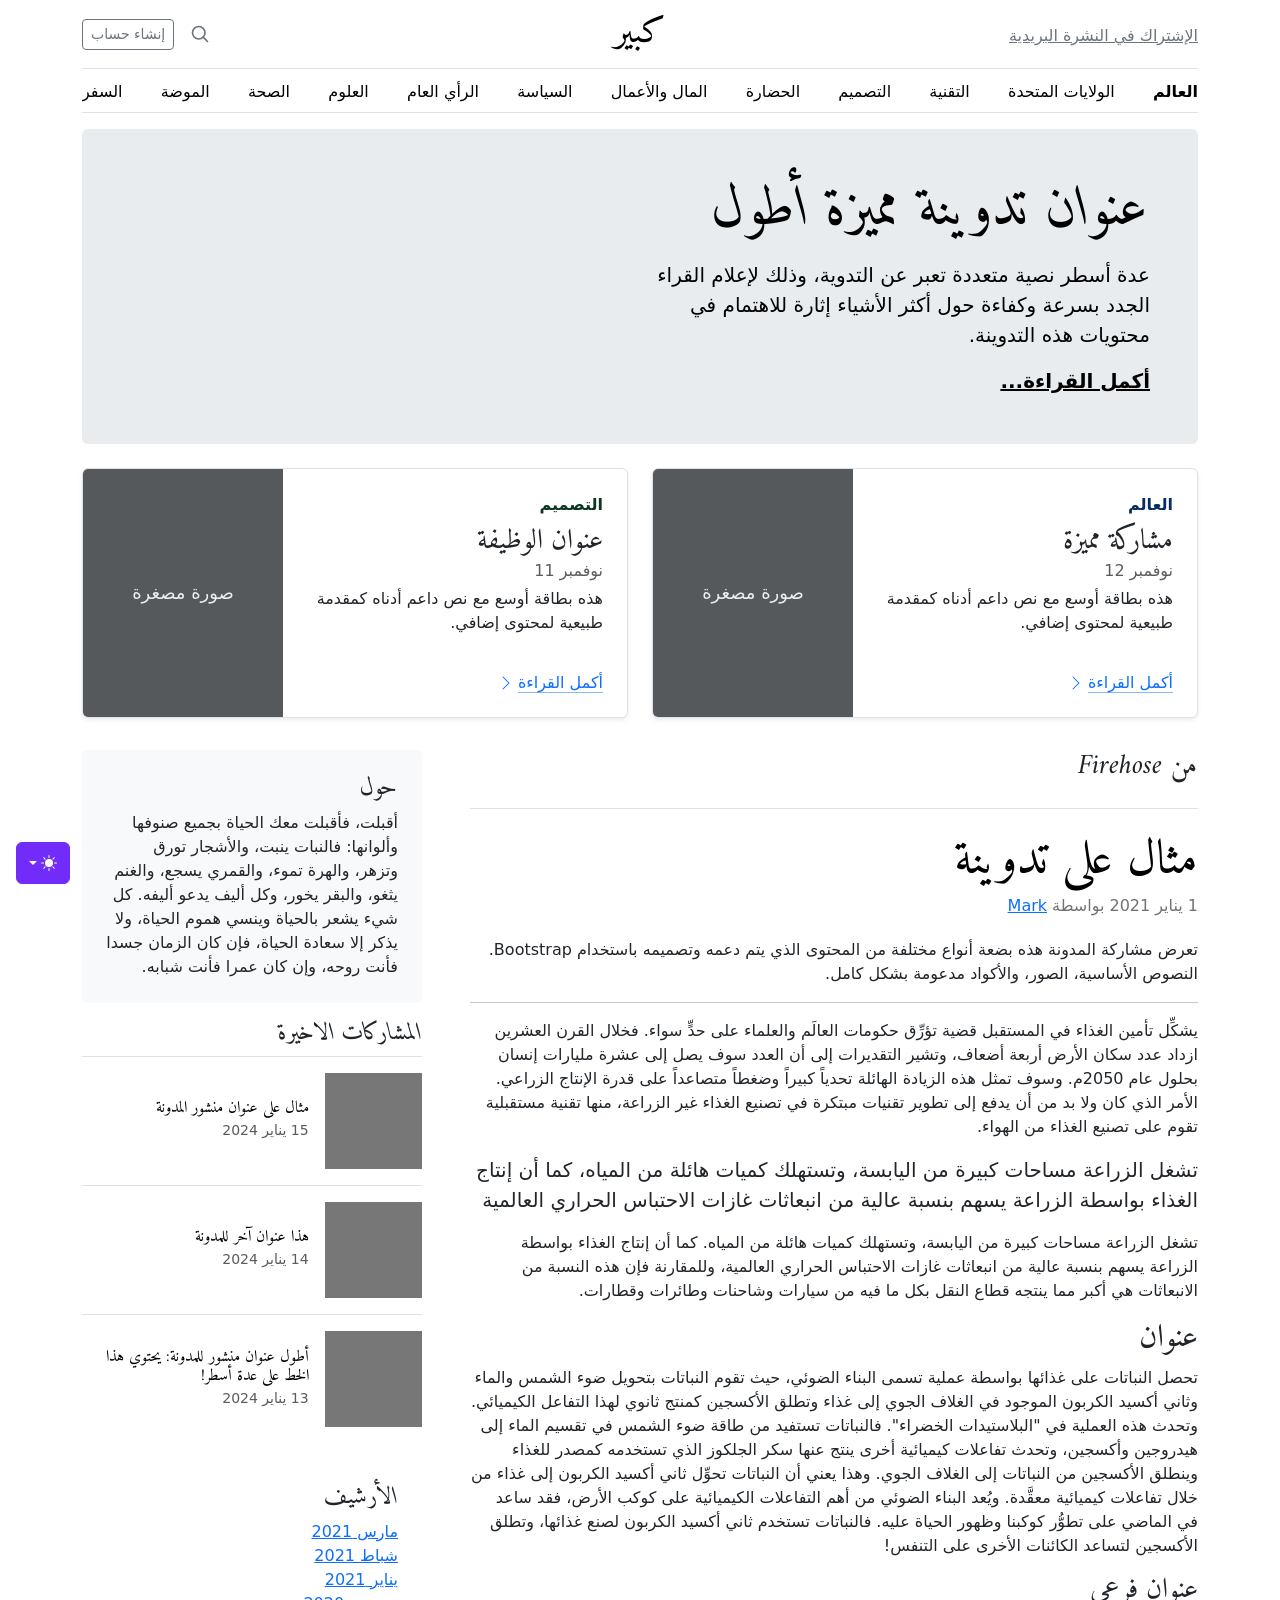
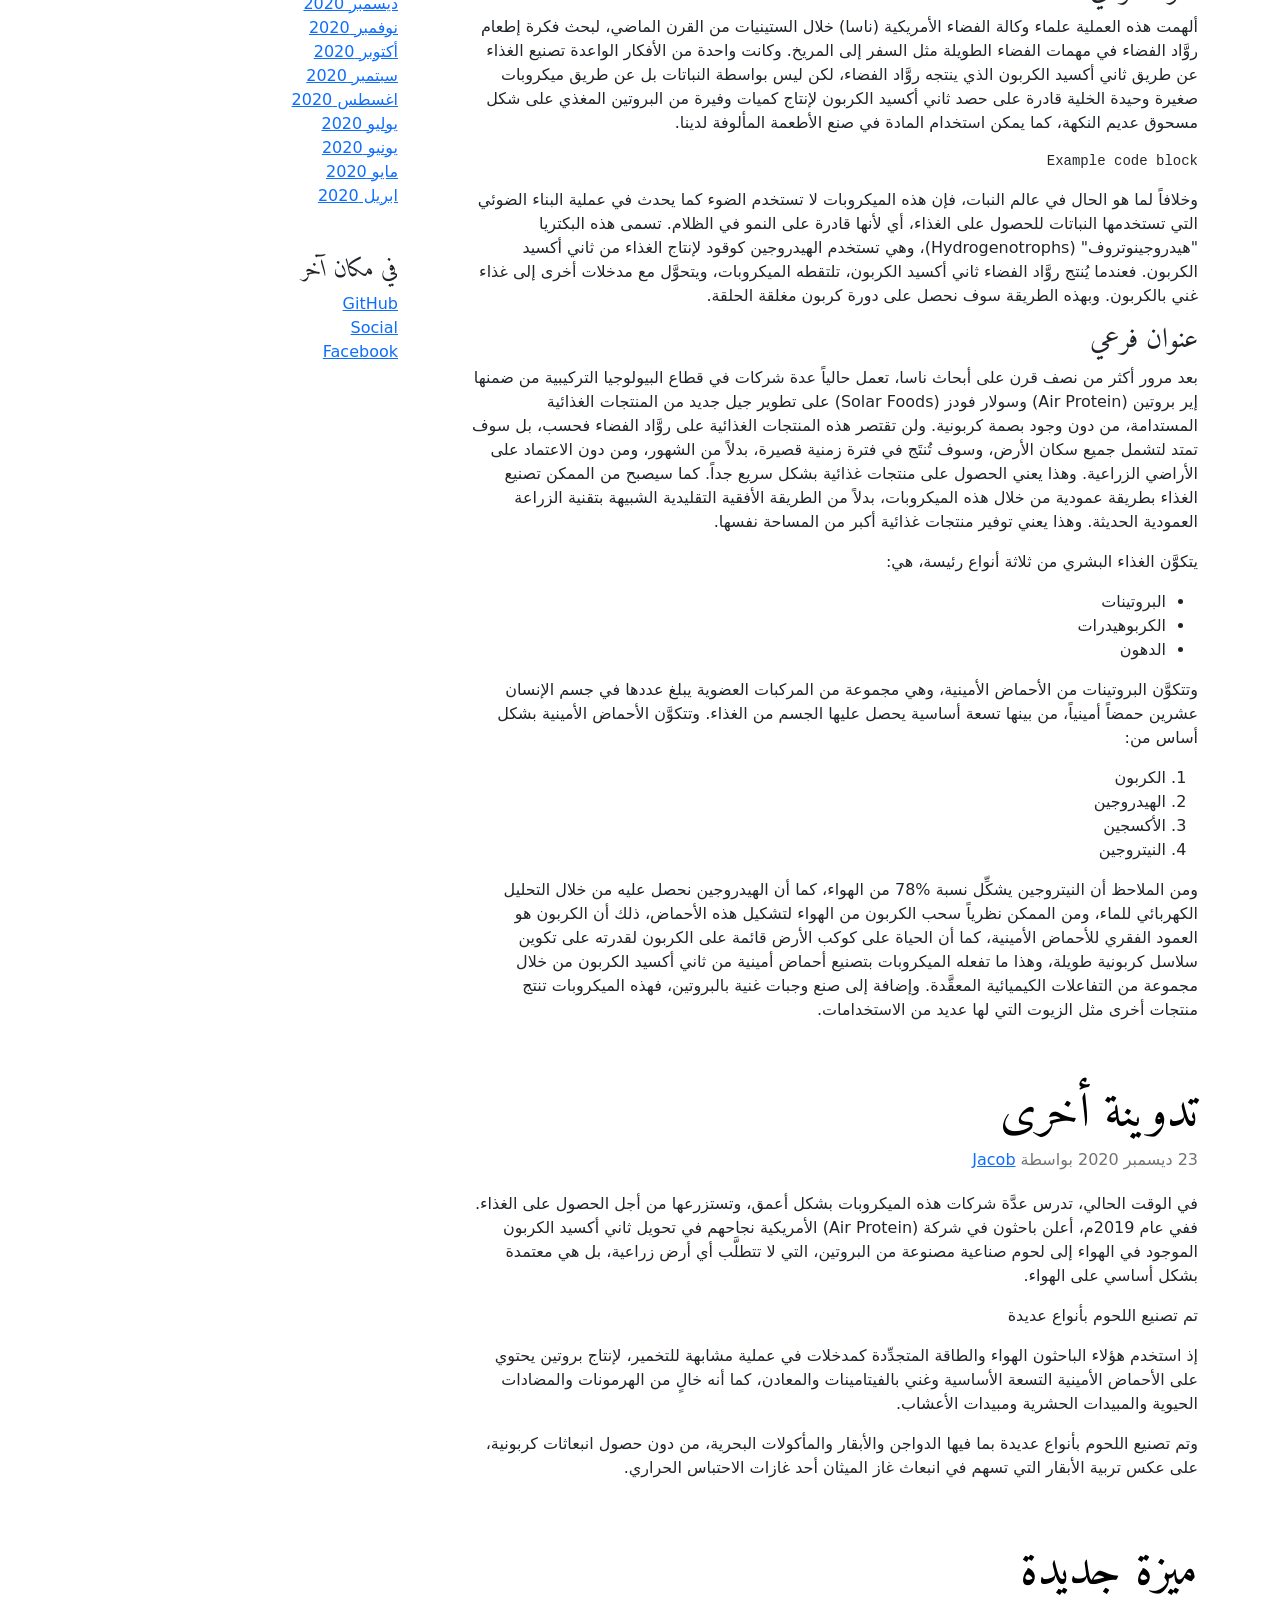
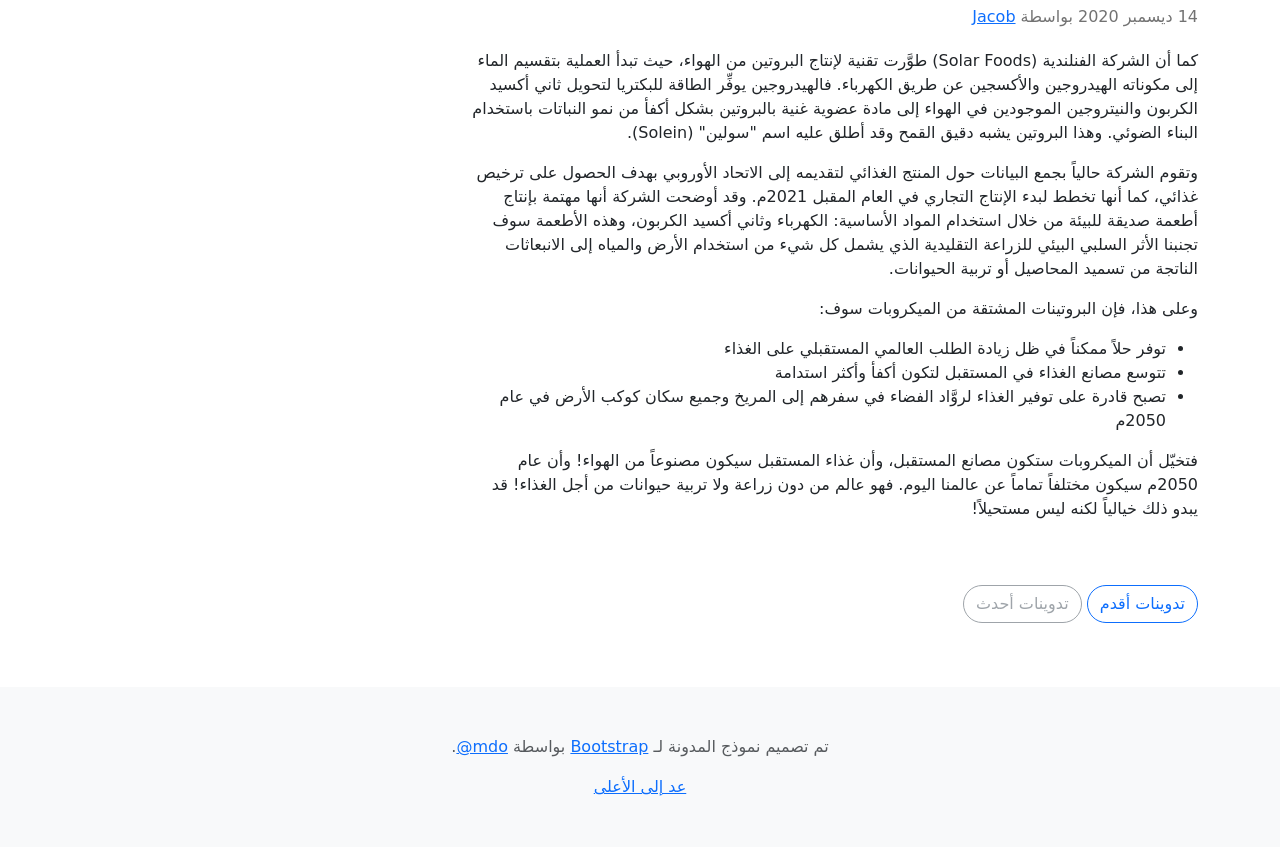
<file: bootstrap-5.3.8-examples/blog-rtl/index.html>
<!doctype html>
<html lang="ar" dir="rtl" data-bs-theme="auto">
  <head>
    <meta charset="utf-8" />
    <meta name="viewport" content="width=device-width, initial-scale=1" />
    <meta name="description" content="" />
    <meta
      name="author"
      content="Mark Otto, Jacob Thornton, and Bootstrap contributors"
    />
    <meta name="generator" content="Astro v5.13.2" />
    <title>قالب المدونة · Bootstrap v5.3</title>
    <link
      rel="canonical"
      href="https://getbootstrap.com/docs/5.3/examples/blog-rtl/"
    />
    <script src="../assets/js/color-modes.js"></script>
    <link href="../assets/dist/css/bootstrap.rtl.min.css" rel="stylesheet" />
    <meta name="theme-color" content="#712cf9" />
    <link
      href="https://fonts.googleapis.com/css?family=Amiri:wght@400;700&display=swap"
      rel="stylesheet"
    />
    <link href="../blog/blog.rtl.css" rel="stylesheet" />
    <style>
      .bd-placeholder-img {
        font-size: 1.125rem;
        text-anchor: middle;
        -webkit-user-select: none;
        -moz-user-select: none;
        user-select: none;
      }
      @media (min-width: 768px) {
        .bd-placeholder-img-lg {
          font-size: 3.5rem;
        }
      }
      .b-example-divider {
        width: 100%;
        height: 3rem;
        background-color: #0000001a;
        border: solid rgba(0, 0, 0, 0.15);
        border-width: 1px 0;
        box-shadow:
          inset 0 0.5em 1.5em #0000001a,
          inset 0 0.125em 0.5em #00000026;
      }
      .b-example-vr {
        flex-shrink: 0;
        width: 1.5rem;
        height: 100vh;
      }
      .bi {
        vertical-align: -0.125em;
        fill: currentColor;
      }
      .nav-scroller {
        position: relative;
        z-index: 2;
        height: 2.75rem;
        overflow-y: hidden;
      }
      .nav-scroller .nav {
        display: flex;
        flex-wrap: nowrap;
        padding-bottom: 1rem;
        margin-top: -1px;
        overflow-x: auto;
        text-align: center;
        white-space: nowrap;
        -webkit-overflow-scrolling: touch;
      }
      .btn-bd-primary {
        --bd-violet-bg: #712cf9;
        --bd-violet-rgb: 112.520718, 44.062154, 249.437846;
        --bs-btn-font-weight: 600;
        --bs-btn-color: var(--bs-white);
        --bs-btn-bg: var(--bd-violet-bg);
        --bs-btn-border-color: var(--bd-violet-bg);
        --bs-btn-hover-color: var(--bs-white);
        --bs-btn-hover-bg: #6528e0;
        --bs-btn-hover-border-color: #6528e0;
        --bs-btn-focus-shadow-rgb: var(--bd-violet-rgb);
        --bs-btn-active-color: var(--bs-btn-hover-color);
        --bs-btn-active-bg: #5a23c8;
        --bs-btn-active-border-color: #5a23c8;
      }
      .bd-mode-toggle {
        z-index: 1500;
      }
      .bd-mode-toggle .bi {
        width: 1em;
        height: 1em;
      }
      .bd-mode-toggle .dropdown-menu .active .bi {
        display: block !important;
      }
    </style>
  </head>
  <body>
    <svg xmlns="http://www.w3.org/2000/svg" class="d-none">
      <symbol id="check2" viewBox="0 0 16 16">
        <path
          d="M13.854 3.646a.5.5 0 0 1 0 .708l-7 7a.5.5 0 0 1-.708 0l-3.5-3.5a.5.5 0 1 1 .708-.708L6.5 10.293l6.646-6.647a.5.5 0 0 1 .708 0z"
        ></path>
      </symbol>
      <symbol id="circle-half" viewBox="0 0 16 16">
        <path
          d="M8 15A7 7 0 1 0 8 1v14zm0 1A8 8 0 1 1 8 0a8 8 0 0 1 0 16z"
        ></path>
      </symbol>
      <symbol id="moon-stars-fill" viewBox="0 0 16 16">
        <path
          d="M6 .278a.768.768 0 0 1 .08.858 7.208 7.208 0 0 0-.878 3.46c0 4.021 3.278 7.277 7.318 7.277.527 0 1.04-.055 1.533-.16a.787.787 0 0 1 .81.316.733.733 0 0 1-.031.893A8.349 8.349 0 0 1 8.344 16C3.734 16 0 12.286 0 7.71 0 4.266 2.114 1.312 5.124.06A.752.752 0 0 1 6 .278z"
        ></path>
        <path
          d="M10.794 3.148a.217.217 0 0 1 .412 0l.387 1.162c.173.518.579.924 1.097 1.097l1.162.387a.217.217 0 0 1 0 .412l-1.162.387a1.734 1.734 0 0 0-1.097 1.097l-.387 1.162a.217.217 0 0 1-.412 0l-.387-1.162A1.734 1.734 0 0 0 9.31 6.593l-1.162-.387a.217.217 0 0 1 0-.412l1.162-.387a1.734 1.734 0 0 0 1.097-1.097l.387-1.162zM13.863.099a.145.145 0 0 1 .274 0l.258.774c.115.346.386.617.732.732l.774.258a.145.145 0 0 1 0 .274l-.774.258a1.156 1.156 0 0 0-.732.732l-.258.774a.145.145 0 0 1-.274 0l-.258-.774a1.156 1.156 0 0 0-.732-.732l-.774-.258a.145.145 0 0 1 0-.274l.774-.258c.346-.115.617-.386.732-.732L13.863.1z"
        ></path>
      </symbol>
      <symbol id="sun-fill" viewBox="0 0 16 16">
        <path
          d="M8 12a4 4 0 1 0 0-8 4 4 0 0 0 0 8zM8 0a.5.5 0 0 1 .5.5v2a.5.5 0 0 1-1 0v-2A.5.5 0 0 1 8 0zm0 13a.5.5 0 0 1 .5.5v2a.5.5 0 0 1-1 0v-2A.5.5 0 0 1 8 13zm8-5a.5.5 0 0 1-.5.5h-2a.5.5 0 0 1 0-1h2a.5.5 0 0 1 .5.5zM3 8a.5.5 0 0 1-.5.5h-2a.5.5 0 0 1 0-1h2A.5.5 0 0 1 3 8zm10.657-5.657a.5.5 0 0 1 0 .707l-1.414 1.415a.5.5 0 1 1-.707-.708l1.414-1.414a.5.5 0 0 1 .707 0zm-9.193 9.193a.5.5 0 0 1 0 .707L3.05 13.657a.5.5 0 0 1-.707-.707l1.414-1.414a.5.5 0 0 1 .707 0zm9.193 2.121a.5.5 0 0 1-.707 0l-1.414-1.414a.5.5 0 0 1 .707-.707l1.414 1.414a.5.5 0 0 1 0 .707zM4.464 4.465a.5.5 0 0 1-.707 0L2.343 3.05a.5.5 0 1 1 .707-.707l1.414 1.414a.5.5 0 0 1 0 .708z"
        ></path>
      </symbol>
    </svg>
    <div
      class="dropdown position-fixed bottom-0 end-0 mb-3 me-3 bd-mode-toggle"
    >
      <button
        class="btn btn-bd-primary py-2 dropdown-toggle d-flex align-items-center"
        id="bd-theme"
        type="button"
        aria-expanded="false"
        data-bs-toggle="dropdown"
        aria-label="Toggle theme (auto)"
      >
        <svg class="bi my-1 theme-icon-active" aria-hidden="true">
          <use href="#circle-half"></use>
        </svg>
        <span class="visually-hidden" id="bd-theme-text">Toggle theme</span>
      </button>
      <ul
        class="dropdown-menu dropdown-menu-end shadow"
        aria-labelledby="bd-theme-text"
      >
        <li>
          <button
            type="button"
            class="dropdown-item d-flex align-items-center"
            data-bs-theme-value="light"
            aria-pressed="false"
          >
            <svg class="bi me-2 opacity-50" aria-hidden="true">
              <use href="#sun-fill"></use>
            </svg>
            Light
            <svg class="bi ms-auto d-none" aria-hidden="true">
              <use href="#check2"></use>
            </svg>
          </button>
        </li>
        <li>
          <button
            type="button"
            class="dropdown-item d-flex align-items-center"
            data-bs-theme-value="dark"
            aria-pressed="false"
          >
            <svg class="bi me-2 opacity-50" aria-hidden="true">
              <use href="#moon-stars-fill"></use>
            </svg>
            Dark
            <svg class="bi ms-auto d-none" aria-hidden="true">
              <use href="#check2"></use>
            </svg>
          </button>
        </li>
        <li>
          <button
            type="button"
            class="dropdown-item d-flex align-items-center active"
            data-bs-theme-value="auto"
            aria-pressed="true"
          >
            <svg class="bi me-2 opacity-50" aria-hidden="true">
              <use href="#circle-half"></use>
            </svg>
            Auto
            <svg class="bi ms-auto d-none" aria-hidden="true">
              <use href="#check2"></use>
            </svg>
          </button>
        </li>
      </ul>
    </div>
    <svg xmlns="http://www.w3.org/2000/svg" class="d-none">
      <symbol
        id="aperture"
        fill="none"
        stroke="currentColor"
        stroke-linecap="round"
        stroke-linejoin="round"
        stroke-width="2"
        viewBox="0 0 24 24"
      >
        <circle cx="12" cy="12" r="10"></circle>
        <path
          d="M14.31 8l5.74 9.94M9.69 8h11.48M7.38 12l5.74-9.94M9.69 16L3.95 6.06M14.31 16H2.83m13.79-4l-5.74 9.94"
        ></path>
      </symbol>
      <symbol id="cart" viewBox="0 0 16 16">
        <path
          d="M0 1.5A.5.5 0 0 1 .5 1H2a.5.5 0 0 1 .485.379L2.89 3H14.5a.5.5 0 0 1 .49.598l-1 5a.5.5 0 0 1-.465.401l-9.397.472L4.415 11H13a.5.5 0 0 1 0 1H4a.5.5 0 0 1-.491-.408L2.01 3.607 1.61 2H.5a.5.5 0 0 1-.5-.5zM3.102 4l.84 4.479 9.144-.459L13.89 4H3.102zM5 12a2 2 0 1 0 0 4 2 2 0 0 0 0-4zm7 0a2 2 0 1 0 0 4 2 2 0 0 0 0-4zm-7 1a1 1 0 1 1 0 2 1 1 0 0 1 0-2zm7 0a1 1 0 1 1 0 2 1 1 0 0 1 0-2z"
        ></path>
      </symbol>
      <symbol id="chevron-right" viewBox="0 0 16 16">
        <path
          fill-rule="evenodd"
          d="M4.646 1.646a.5.5 0 0 1 .708 0l6 6a.5.5 0 0 1 0 .708l-6 6a.5.5 0 0 1-.708-.708L10.293 8 4.646 2.354a.5.5 0 0 1 0-.708z"
        ></path>
      </symbol>
    </svg>
    <div class="container">
      <header class="border-bottom lh-1 py-3">
        <div class="row flex-nowrap justify-content-between align-items-center">
          <div class="col-4 pt-1">
            <a class="link-secondary" href="#">الإشتراك في النشرة البريدية</a>
          </div>
          <div class="col-4 text-center">
            <a
              class="blog-header-logo text-body-emphasis text-decoration-none"
              href="#"
              >كبير</a
            >
          </div>
          <div class="col-4 d-flex justify-content-end align-items-center">
            <a class="link-secondary" href="#" aria-label="بحث">
              <svg
                xmlns="http://www.w3.org/2000/svg"
                width="20"
                height="20"
                fill="none"
                stroke="currentColor"
                stroke-linecap="round"
                stroke-linejoin="round"
                stroke-width="2"
                class="mx-3"
                role="img"
                viewBox="0 0 24 24"
              >
                <title>بحث</title>
                <circle cx="10.5" cy="10.5" r="7.5"></circle>
                <path d="M21 21l-5.2-5.2"></path>
              </svg>
            </a>
            <a class="btn btn-sm btn-outline-secondary" href="#">إنشاء حساب</a>
          </div>
        </div>
      </header>
      <div class="nav-scroller py-1 mb-3 border-bottom">
        <nav class="nav nav-underline justify-content-between">
          <a class="nav-item nav-link link-body-emphasis active" href="#"
            >العالم</a
          >
          <a class="nav-item nav-link link-body-emphasis" href="#"
            >الولايات المتحدة</a
          >
          <a class="nav-item nav-link link-body-emphasis" href="#">التقنية</a>
          <a class="nav-item nav-link link-body-emphasis" href="#">التصميم</a>
          <a class="nav-item nav-link link-body-emphasis" href="#">الحضارة</a>
          <a class="nav-item nav-link link-body-emphasis" href="#"
            >المال والأعمال</a
          >
          <a class="nav-item nav-link link-body-emphasis" href="#">السياسة</a>
          <a class="nav-item nav-link link-body-emphasis" href="#"
            >الرأي العام</a
          >
          <a class="nav-item nav-link link-body-emphasis" href="#">العلوم</a>
          <a class="nav-item nav-link link-body-emphasis" href="#">الصحة</a>
          <a class="nav-item nav-link link-body-emphasis" href="#">الموضة</a>
          <a class="nav-item nav-link link-body-emphasis" href="#">السفر</a>
        </nav>
      </div>
    </div>
    <main class="container">
      <div class="p-4 p-md-5 mb-4 rounded text-body-emphasis bg-body-secondary">
        <div class="col-lg-6 px-0">
          <h1 class="display-4 fst-italic">عنوان تدوينة مميزة أطول</h1>
          <p class="lead my-3">
            عدة أسطر نصية متعددة تعبر عن التدوية، وذلك لإعلام القراء الجدد بسرعة
            وكفاءة حول أكثر الأشياء إثارة للاهتمام في محتويات هذه التدوينة.
          </p>
          <p class="lead mb-0">
            <a href="#" class="text-body-emphasis fw-bold">أكمل القراءة...</a>
          </p>
        </div>
      </div>
      <div class="row mb-2">
        <div class="col-md-6">
          <div
            class="row g-0 border rounded overflow-hidden flex-md-row mb-4 shadow-sm h-md-250 position-relative"
          >
            <div class="col p-4 d-flex flex-column position-static">
              <strong class="d-inline-block mb-2 text-primary-emphasis"
                >العالم</strong
              >
              <h3 class="mb-0">مشاركة مميزة</h3>
              <div class="mb-1 text-body-secondary">نوفمبر 12</div>
              <p class="card-text mb-auto">
                هذه بطاقة أوسع مع نص داعم أدناه كمقدمة طبيعية لمحتوى إضافي.
              </p>
              <a
                href="#"
                class="icon-link gap-1 icon-link-hover stretched-link"
              >
                أكمل القراءة
                <svg class="bi" aria-hidden="true">
                  <use xlink:href="#chevron-right"></use>
                </svg>
              </a>
            </div>
            <div class="col-auto d-none d-lg-block">
              <svg
                aria-label="Placeholder: صورة مصغرة"
                class="bd-placeholder-img"
                height="250"
                preserveAspectRatio="xMidYMid slice"
                role="img"
                width="200"
                xmlns="http://www.w3.org/2000/svg"
              >
                <title>Placeholder</title>
                <rect width="100%" height="100%" fill="#55595c"></rect>
                <text x="50%" y="50%" fill="#eceeef" dy=".3em">صورة مصغرة</text>
              </svg>
            </div>
          </div>
        </div>
        <div class="col-md-6">
          <div
            class="row g-0 border rounded overflow-hidden flex-md-row mb-4 shadow-sm h-md-250 position-relative"
          >
            <div class="col p-4 d-flex flex-column position-static">
              <strong class="d-inline-block mb-2 text-success-emphasis"
                >التصميم</strong
              >
              <h3 class="mb-0">عنوان الوظيفة</h3>
              <div class="mb-1 text-body-secondary">نوفمبر 11</div>
              <p class="mb-auto">
                هذه بطاقة أوسع مع نص داعم أدناه كمقدمة طبيعية لمحتوى إضافي.
              </p>
              <a
                href="#"
                class="icon-link gap-1 icon-link-hover stretched-link"
              >
                أكمل القراءة
                <svg class="bi" aria-hidden="true">
                  <use xlink:href="#chevron-right"></use>
                </svg>
              </a>
            </div>
            <div class="col-auto d-none d-lg-block">
              <svg
                aria-label="Placeholder: صورة مصغرة"
                class="bd-placeholder-img"
                height="250"
                preserveAspectRatio="xMidYMid slice"
                role="img"
                width="200"
                xmlns="http://www.w3.org/2000/svg"
              >
                <title>Placeholder</title>
                <rect width="100%" height="100%" fill="#55595c"></rect>
                <text x="50%" y="50%" fill="#eceeef" dy=".3em">صورة مصغرة</text>
              </svg>
            </div>
          </div>
        </div>
      </div>
      <div class="row g-5">
        <div class="col-md-8">
          <h3 class="pb-4 mb-4 fst-italic border-bottom">من Firehose</h3>
          <article class="blog-post">
            <h2 class="display-5 link-body-emphasis mb-1">مثال على تدوينة</h2>
            <p class="blog-post-meta">
              1 يناير 2021 بواسطة <a href="#"> Mark </a>
            </p>
            <p>
              تعرض مشاركة المدونة هذه بضعة أنواع مختلفة من المحتوى الذي يتم دعمه
              وتصميمه باستخدام Bootstrap. النصوص الأساسية، الصور، والأكواد
              مدعومة بشكل كامل.
            </p>
            <hr />
            <p>
              يشكِّل تأمين الغذاء في المستقبل قضية تؤرِّق حكومات العالَم
              والعلماء على حدٍّ سواء. فخلال القرن العشرين ازداد عدد سكان الأرض
              أربعة أضعاف، وتشير التقديرات إلى أن العدد سوف يصل إلى عشرة مليارات
              إنسان بحلول عام 2050م. وسوف تمثل هذه الزيادة الهائلة تحدياً كبيراً
              وضغطاً متصاعداً على قدرة الإنتاج الزراعي. الأمر الذي كان ولا بد من
              أن يدفع إلى تطوير تقنيات مبتكرة في تصنيع الغذاء غير الزراعة، منها
              تقنية مستقبلية تقوم على تصنيع الغذاء من الهواء.
            </p>
            <blockquote class="blockquote">
              <p>
                تشغل الزراعة مساحات كبيرة من اليابسة، وتستهلك كميات هائلة من
                المياه، كما أن إنتاج الغذاء بواسطة الزراعة يسهم بنسبة عالية من
                انبعاثات غازات الاحتباس الحراري العالمية
              </p>
            </blockquote>
            <p>
              تشغل الزراعة مساحات كبيرة من اليابسة، وتستهلك كميات هائلة من
              المياه. كما أن إنتاج الغذاء بواسطة الزراعة يسهم بنسبة عالية من
              انبعاثات غازات الاحتباس الحراري العالمية، وللمقارنة فإن هذه النسبة
              من الانبعاثات هي أكبر مما ينتجه قطاع النقل بكل ما فيه من سيارات
              وشاحنات وطائرات وقطارات.
            </p>
            <h2>عنوان</h2>
            <p>
              تحصل النباتات على غذائها بواسطة عملية تسمى البناء الضوئي، حيث تقوم
              النباتات بتحويل ضوء الشمس والماء وثاني أكسيد الكربون الموجود في
              الغلاف الجوي إلى غذاء وتطلق الأكسجين كمنتج ثانوي لهذا التفاعل
              الكيميائي. وتحدث هذه العملية في "البلاستيدات الخضراء". فالنباتات
              تستفيد من طاقة ضوء الشمس في تقسيم الماء إلى هيدروجين وأكسجين،
              وتحدث تفاعلات كيميائية أخرى ينتج عنها سكر الجلكوز الذي تستخدمه
              كمصدر للغذاء وينطلق الأكسجين من النباتات إلى الغلاف الجوي. وهذا
              يعني أن النباتات تحوِّل ثاني أكسيد الكربون إلى غذاء من خلال
              تفاعلات كيميائية معقَّدة. ويُعد البناء الضوئي من أهم التفاعلات
              الكيميائية على كوكب الأرض، فقد ساعد في الماضي على تطوُّر كوكبنا
              وظهور الحياة عليه. فالنباتات تستخدم ثاني أكسيد الكربون لصنع
              غذائها، وتطلق الأكسجين لتساعد الكائنات الأخرى على التنفس!
            </p>
            <h3>عنوان فرعي</h3>
            <p>
              ألهمت هذه العملية علماء وكالة الفضاء الأمريكية (ناسا) خلال
              الستينيات من القرن الماضي، لبحث فكرة إطعام روَّاد الفضاء في مهمات
              الفضاء الطويلة مثل السفر إلى المريخ. وكانت واحدة من الأفكار
              الواعدة تصنيع الغذاء عن طريق ثاني أكسيد الكربون الذي ينتجه روَّاد
              الفضاء، لكن ليس بواسطة النباتات بل عن طريق ميكروبات صغيرة وحيدة
              الخلية قادرة على حصد ثاني أكسيد الكربون لإنتاج كميات وفيرة من
              البروتين المغذي على شكل مسحوق عديم النكهة، كما يمكن استخدام المادة
              في صنع الأطعمة المألوفة لدينا.
            </p>
            <pre><code>Example code block</code></pre>
            <p>
              وخلافاً لما هو الحال في عالم النبات، فإن هذه الميكروبات لا تستخدم
              الضوء كما يحدث في عملية البناء الضوئي التي تستخدمها النباتات
              للحصول على الغذاء، أي لأنها قادرة على النمو في الظلام. تسمى هذه
              البكتريا "هيدروجينوتروف" (Hydrogenotrophs)، وهي تستخدم الهيدروجين
              كوقود لإنتاج الغذاء من ثاني أكسيد الكربون. فعندما يُنتج روَّاد
              الفضاء ثاني أكسيد الكربون، تلتقطه الميكروبات، ويتحوَّل مع مدخلات
              أخرى إلى غذاء غني بالكربون. وبهذه الطريقة سوف نحصل على دورة كربون
              مغلقة الحلقة.
            </p>
            <h3>عنوان فرعي</h3>
            <p>
              بعد مرور أكثر من نصف قرن على أبحاث ناسا، تعمل حالياً عدة شركات في
              قطاع البيولوجيا التركيبية من ضمنها إير بروتين (Air Protein) وسولار
              فودز (Solar Foods) على تطوير جيل جديد من المنتجات الغذائية
              المستدامة، من دون وجود بصمة كربونية. ولن تقتصر هذه المنتجات
              الغذائية على روَّاد الفضاء فحسب، بل سوف تمتد لتشمل جميع سكان
              الأرض، وسوف تُنتَج في فترة زمنية قصيرة، بدلاً من الشهور، ومن دون
              الاعتماد على الأراضي الزراعية. وهذا يعني الحصول على منتجات غذائية
              بشكل سريع جداً. كما سيصبح من الممكن تصنيع الغذاء بطريقة عمودية من
              خلال هذه الميكروبات، بدلاً من الطريقة الأفقية التقليدية الشبيهة
              بتقنية الزراعة العمودية الحديثة. وهذا يعني توفير منتجات غذائية
              أكبر من المساحة نفسها.
            </p>
            <p>يتكوَّن الغذاء البشري من ثلاثة أنواع رئيسة، هي:</p>
            <ul>
              <li>البروتينات</li>
              <li>الكربوهيدرات</li>
              <li>الدهون</li>
            </ul>
            <p>
              وتتكوَّن البروتينات من الأحماض الأمينية، وهي مجموعة من المركبات
              العضوية يبلغ عددها في جسم الإنسان عشرين حمضاً أمينياً، من بينها
              تسعة أساسية يحصل عليها الجسم من الغذاء. وتتكوَّن الأحماض الأمينية
              بشكل أساس من:
            </p>
            <ol>
              <li>الكربون</li>
              <li>الهيدروجين</li>
              <li>الأكسجين</li>
              <li>النيتروجين</li>
            </ol>
            <p>
              ومن الملاحظ أن النيتروجين يشكِّل نسبة %78 من الهواء، كما أن
              الهيدروجين نحصل عليه من خلال التحليل الكهربائي للماء، ومن الممكن
              نظرياً سحب الكربون من الهواء لتشكيل هذه الأحماض، ذلك أن الكربون هو
              العمود الفقري للأحماض الأمينية، كما أن الحياة على كوكب الأرض قائمة
              على الكربون لقدرته على تكوين سلاسل كربونية طويلة، وهذا ما تفعله
              الميكروبات بتصنيع أحماض أمينية من ثاني أكسيد الكربون من خلال
              مجموعة من التفاعلات الكيميائية المعقَّدة. وإضافة إلى صنع وجبات
              غنية بالبروتين، فهذه الميكروبات تنتج منتجات أخرى مثل الزيوت التي
              لها عديد من الاستخدامات.
            </p>
          </article>
          <article class="blog-post">
            <h2 class="display-5 link-body-emphasis mb-1">تدوينة أخرى</h2>
            <p class="blog-post-meta">
              23 ديسمبر 2020 بواسطة <a href="#">Jacob</a>
            </p>
            <p>
              في الوقت الحالي، تدرس عدَّة شركات هذه الميكروبات بشكل أعمق،
              وتستزرعها من أجل الحصول على الغذاء. ففي عام 2019م، أعلن باحثون في
              شركة (Air Protein) الأمريكية نجاحهم في تحويل ثاني أكسيد الكربون
              الموجود في الهواء إلى لحوم صناعية مصنوعة من البروتين، التي لا
              تتطلَّب أي أرض زراعية، بل هي معتمدة بشكل أساسي على الهواء.
            </p>
            <blockquote><p>تم تصنيع اللحوم بأنواع عديدة</p></blockquote>
            <p>
              إذ استخدم هؤلاء الباحثون الهواء والطاقة المتجدِّدة كمدخلات في
              عملية مشابهة للتخمير، لإنتاج بروتين يحتوي على الأحماض الأمينية
              التسعة الأساسية وغني بالفيتامينات والمعادن، كما أنه خالٍ من
              الهرمونات والمضادات الحيوية والمبيدات الحشرية ومبيدات الأعشاب.
            </p>
            <p>
              وتم تصنيع اللحوم بأنواع عديدة بما فيها الدواجن والأبقار والمأكولات
              البحرية، من دون حصول انبعاثات كربونية، على عكس تربية الأبقار التي
              تسهم في انبعاث غاز الميثان أحد غازات الاحتباس الحراري.
            </p>
          </article>
          <article class="blog-post">
            <h2 class="display-5 link-body-emphasis mb-1">ميزة جديدة</h2>
            <p class="blog-post-meta">
              14 ديسمبر 2020 بواسطة <a href="#">Jacob</a>
            </p>
            <p>
              كما أن الشركة الفنلندية (Solar Foods) طوَّرت تقنية لإنتاج البروتين
              من الهواء، حيث تبدأ العملية بتقسيم الماء إلى مكوناته الهيدروجين
              والأكسجين عن طريق الكهرباء. فالهيدروجين يوفِّر الطاقة للبكتريا
              لتحويل ثاني أكسيد الكربون والنيتروجين الموجودين في الهواء إلى مادة
              عضوية غنية بالبروتين بشكل أكفأ من نمو النباتات باستخدام البناء
              الضوئي. وهذا البروتين يشبه دقيق القمح وقد أطلق عليه اسم "سولين"
              (Solein).
            </p>
            <p>
              وتقوم الشركة حالياً بجمع البيانات حول المنتج الغذائي لتقديمه إلى
              الاتحاد الأوروبي بهدف الحصول على ترخيص غذائي، كما أنها تخطط لبدء
              الإنتاج التجاري في العام المقبل 2021م. وقد أوضحت الشركة أنها مهتمة
              بإنتاج أطعمة صديقة للبيئة من خلال استخدام المواد الأساسية:
              الكهرباء وثاني أكسيد الكربون، وهذه الأطعمة سوف تجنبنا الأثر السلبي
              البيئي للزراعة التقليدية الذي يشمل كل شيء من استخدام الأرض والمياه
              إلى الانبعاثات الناتجة من تسميد المحاصيل أو تربية الحيوانات.
            </p>
            <p>وعلى هذا، فإن البروتينات المشتقة من الميكروبات سوف:</p>
            <ul>
              <li>
                توفر حلاً ممكناً في ظل زيادة الطلب العالمي المستقبلي على الغذاء
              </li>
              <li>تتوسع مصانع الغذاء في المستقبل لتكون أكفأ وأكثر استدامة</li>
              <li>
                تصبح قادرة على توفير الغذاء لروَّاد الفضاء في سفرهم إلى المريخ
                وجميع سكان كوكب الأرض في عام 2050م
              </li>
            </ul>
            <p>
              فتخيّل أن الميكروبات ستكون مصانع المستقبل، وأن غذاء المستقبل سيكون
              مصنوعاً من الهواء! وأن عام 2050م سيكون مختلفاً تماماً عن عالمنا
              اليوم. فهو عالم من دون زراعة ولا تربية حيوانات من أجل الغذاء! قد
              يبدو ذلك خيالياً لكنه ليس مستحيلاً!
            </p>
          </article>
          <nav class="blog-pagination" aria-label="Pagination">
            <a class="btn btn-outline-primary rounded-pill" href="#"
              >تدوينات أقدم</a
            >
            <a
              class="btn btn-outline-secondary rounded-pill disabled"
              aria-disabled="true"
              >تدوينات أحدث</a
            >
          </nav>
        </div>
        <div class="col-md-4">
          <div class="position-sticky" style="top: 2rem">
            <div class="p-4 mb-3 bg-body-tertiary rounded">
              <h4 class="fst-italic">حول</h4>
              <p class="mb-0">
                أقبلت، فأقبلت معك الحياة بجميع صنوفها وألوانها: فالنبات ينبت،
                والأشجار تورق وتزهر، والهرة تموء، والقمري يسجع، والغنم يثغو،
                والبقر يخور، وكل أليف يدعو أليفه. كل شيء يشعر بالحياة وينسي هموم
                الحياة، ولا يذكر إلا سعادة الحياة، فإن كان الزمان جسدا فأنت
                روحه، وإن كان عمرا فأنت شبابه.
              </p>
            </div>
            <div>
              <h4 class="fst-italic">المشاركات الاخيرة</h4>
              <ul class="list-unstyled">
                <li>
                  <a
                    class="d-flex flex-column flex-lg-row gap-3 align-items-start align-items-lg-center py-3 link-body-emphasis text-decoration-none border-top"
                    href="#"
                  >
                    <svg
                      aria-hidden="true"
                      class="bd-placeholder-img"
                      height="96"
                      preserveAspectRatio="xMidYMid slice"
                      width="100%"
                      xmlns="http://www.w3.org/2000/svg"
                    >
                      <rect width="100%" height="100%" fill="#777"></rect>
                    </svg>
                    <div class="col-lg-8">
                      <h6 class="mb-0">مثال على عنوان منشور المدونة</h6>
                      <small class="text-body-secondary">15 يناير 2024</small>
                    </div>
                  </a>
                </li>
                <li>
                  <a
                    class="d-flex flex-column flex-lg-row gap-3 align-items-start align-items-lg-center py-3 link-body-emphasis text-decoration-none border-top"
                    href="#"
                  >
                    <svg
                      aria-hidden="true"
                      class="bd-placeholder-img"
                      height="96"
                      preserveAspectRatio="xMidYMid slice"
                      width="100%"
                      xmlns="http://www.w3.org/2000/svg"
                    >
                      <rect width="100%" height="100%" fill="#777"></rect>
                    </svg>
                    <div class="col-lg-8">
                      <h6 class="mb-0">هذا عنوان آخر للمدونة</h6>
                      <small class="text-body-secondary">14 يناير 2024</small>
                    </div>
                  </a>
                </li>
                <li>
                  <a
                    class="d-flex flex-column flex-lg-row gap-3 align-items-start align-items-lg-center py-3 link-body-emphasis text-decoration-none border-top"
                    href="#"
                  >
                    <svg
                      aria-hidden="true"
                      class="bd-placeholder-img"
                      height="96"
                      preserveAspectRatio="xMidYMid slice"
                      width="100%"
                      xmlns="http://www.w3.org/2000/svg"
                    >
                      <rect width="100%" height="100%" fill="#777"></rect>
                    </svg>
                    <div class="col-lg-8">
                      <h6 class="mb-0">
                        أطول عنوان منشور للمدونة: يحتوي هذا الخط على عدة أسطر!
                      </h6>
                      <small class="text-body-secondary">13 يناير 2024</small>
                    </div>
                  </a>
                </li>
              </ul>
            </div>
            <div class="p-4">
              <h4 class="fst-italic">الأرشيف</h4>
              <ol class="list-unstyled mb-0">
                <li><a href="#">مارس 2021</a></li>
                <li><a href="#">شباط 2021</a></li>
                <li><a href="#">يناير 2021</a></li>
                <li><a href="#">ديسمبر 2020</a></li>
                <li><a href="#">نوفمبر 2020</a></li>
                <li><a href="#">أكتوبر 2020</a></li>
                <li><a href="#">سبتمبر 2020</a></li>
                <li><a href="#">اغسطس 2020</a></li>
                <li><a href="#">يوليو 2020</a></li>
                <li><a href="#">يونيو 2020</a></li>
                <li><a href="#">مايو 2020</a></li>
                <li><a href="#">ابريل 2020</a></li>
              </ol>
            </div>
            <div class="p-4">
              <h4 class="fst-italic">في مكان آخر</h4>
              <ol class="list-unstyled">
                <li><a href="#">GitHub</a></li>
                <li><a href="#">Social</a></li>
                <li><a href="#">Facebook</a></li>
              </ol>
            </div>
          </div>
        </div>
      </div>
    </main>
    <footer class="py-5 text-center text-body-secondary bg-body-tertiary">
      <p>
        تم تصميم نموذج المدونة لـ
        <a href="https://getbootstrap.com/">Bootstrap</a> بواسطة
        <a href="https://x.com/mdo"><bdi lang="en" dir="ltr">@mdo</bdi></a
        >.
      </p>
      <p class="mb-0"><a href="#">عد إلى الأعلى</a></p>
    </footer>
    <script
      src="../assets/dist/js/bootstrap.bundle.min.js"
      class="astro-vvvwv3sm"
    ></script>
  </body>
</html>
</file>
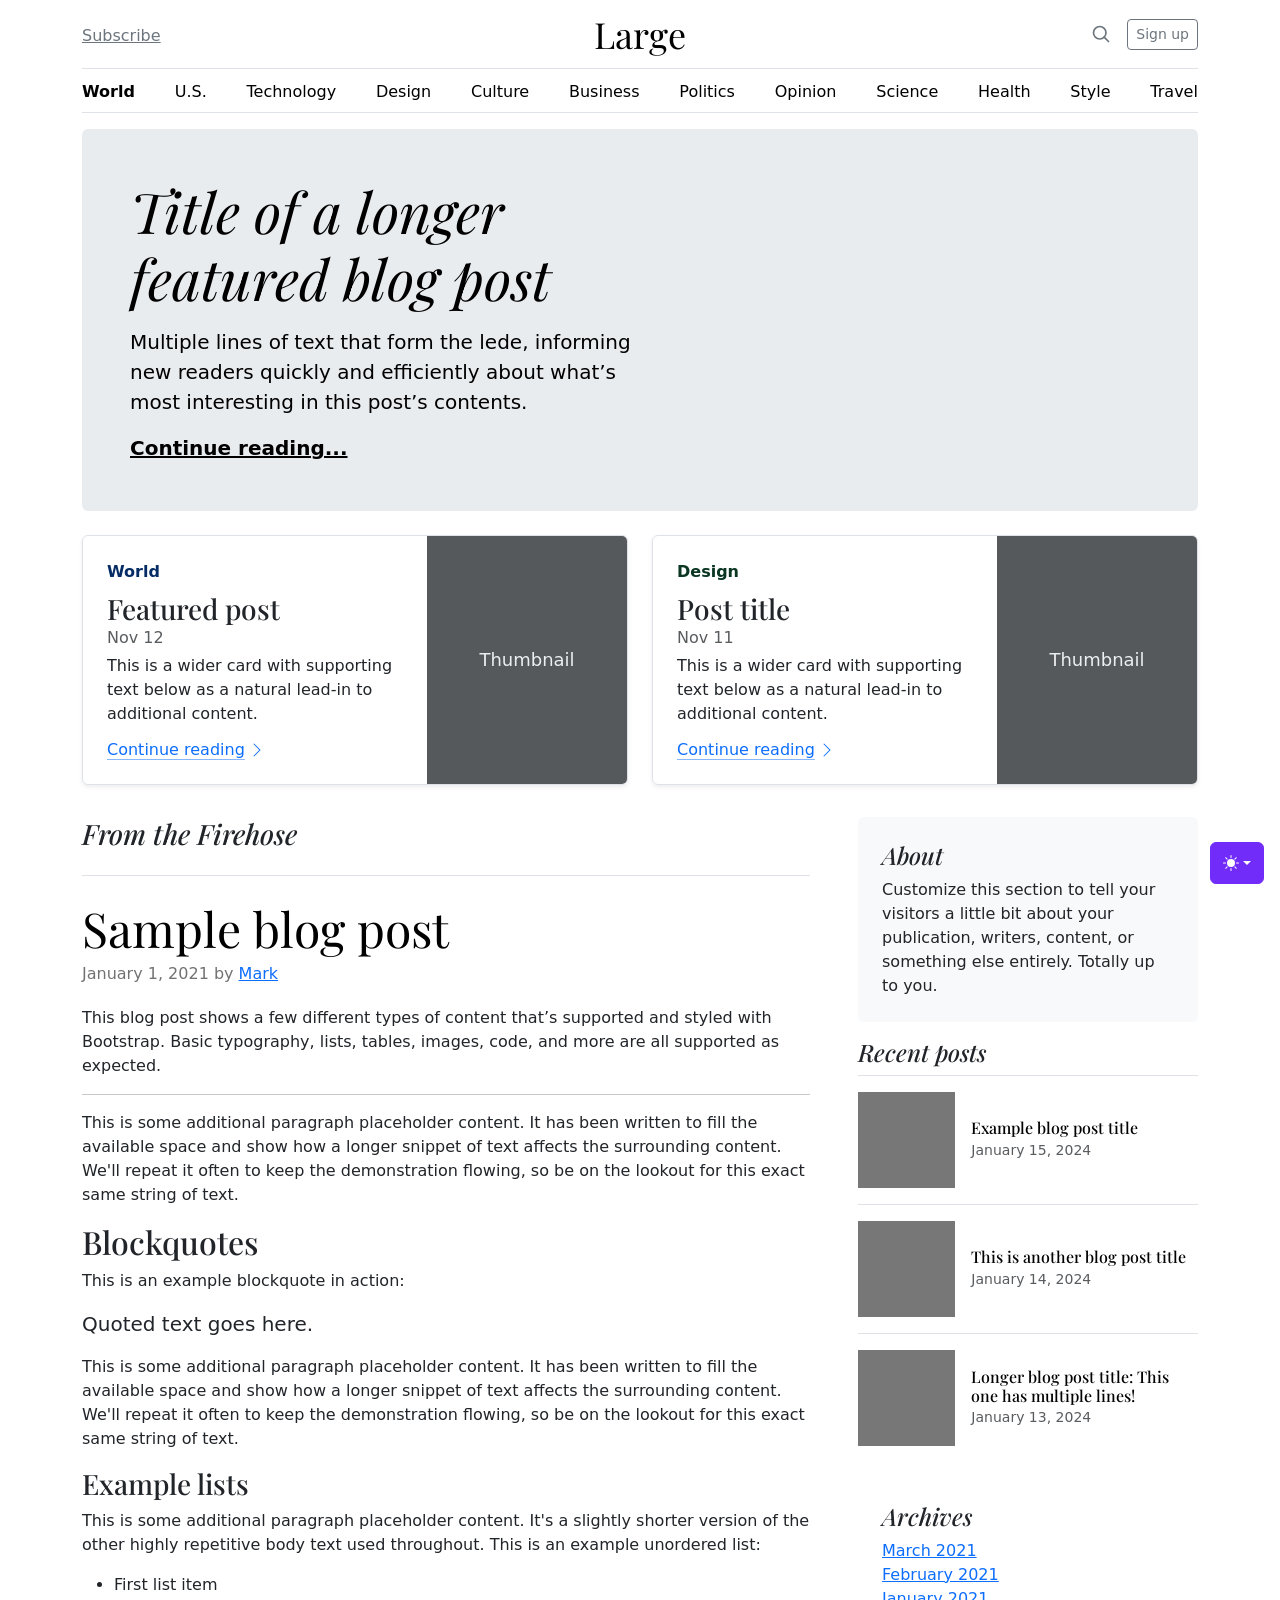
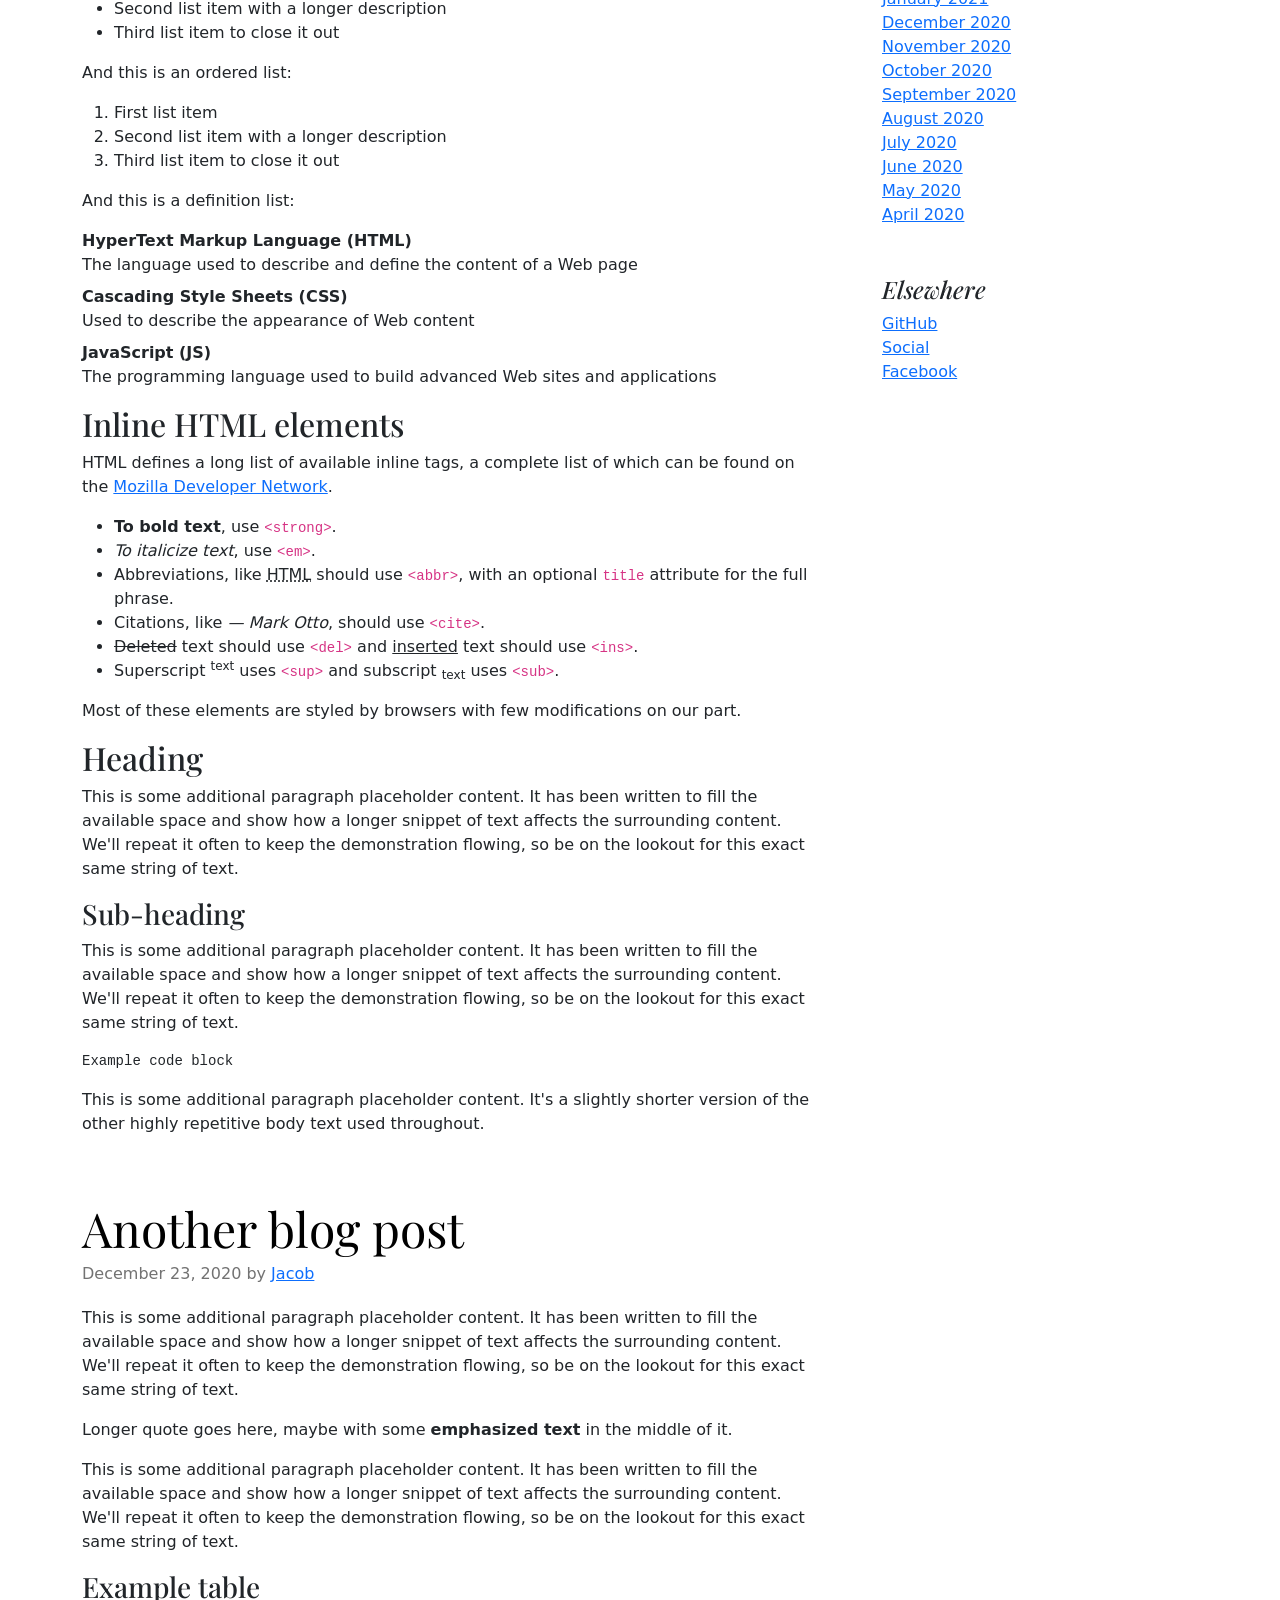
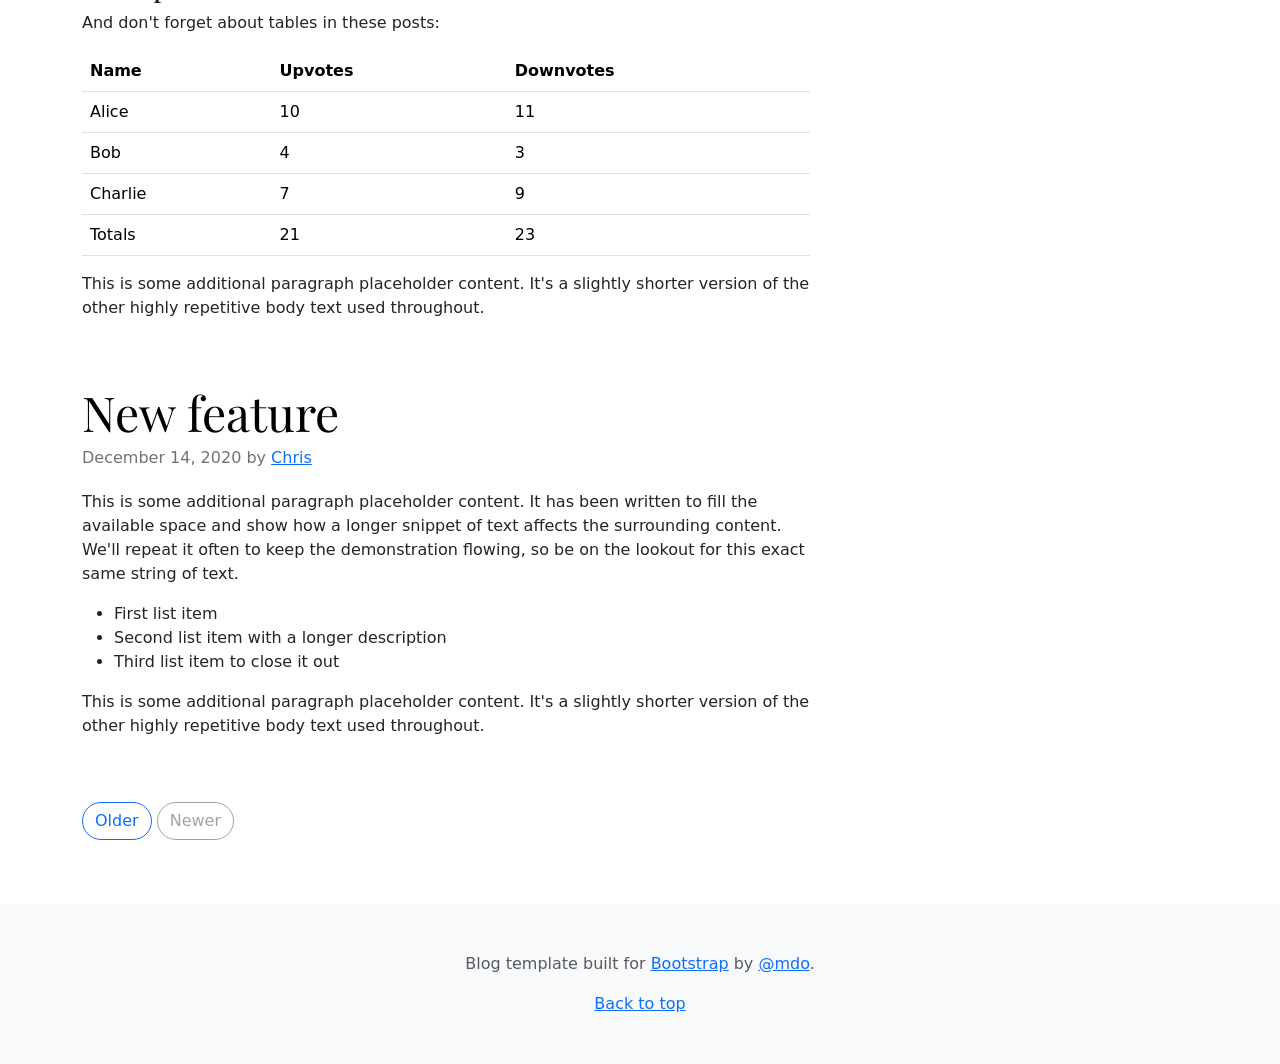
<file: bootstrap-5.3.8-examples/blog/index.html>
<!doctype html>
<html lang="en" data-bs-theme="auto">
  <head>
    <meta charset="utf-8" />
    <meta name="viewport" content="width=device-width, initial-scale=1" />
    <meta name="description" content="" />
    <meta
      name="author"
      content="Mark Otto, Jacob Thornton, and Bootstrap contributors"
    />
    <meta name="generator" content="Astro v5.13.2" />
    <title>Blog Template · Bootstrap v5.3</title>
    <link
      rel="canonical"
      href="https://getbootstrap.com/docs/5.3/examples/blog/"
    />
    <script src="../assets/js/color-modes.js"></script>
    <link href="../assets/dist/css/bootstrap.min.css" rel="stylesheet" />
    <meta name="theme-color" content="#712cf9" />
    <link
      href="https://fonts.googleapis.com/css?family=Playfair+Display:700,900&display=swap"
      rel="stylesheet"
    />
    <link href="blog.css" rel="stylesheet" />
    <style>
      .bd-placeholder-img {
        font-size: 1.125rem;
        text-anchor: middle;
        -webkit-user-select: none;
        -moz-user-select: none;
        user-select: none;
      }
      @media (min-width: 768px) {
        .bd-placeholder-img-lg {
          font-size: 3.5rem;
        }
      }
      .b-example-divider {
        width: 100%;
        height: 3rem;
        background-color: #0000001a;
        border: solid rgba(0, 0, 0, 0.15);
        border-width: 1px 0;
        box-shadow:
          inset 0 0.5em 1.5em #0000001a,
          inset 0 0.125em 0.5em #00000026;
      }
      .b-example-vr {
        flex-shrink: 0;
        width: 1.5rem;
        height: 100vh;
      }
      .bi {
        vertical-align: -0.125em;
        fill: currentColor;
      }
      .nav-scroller {
        position: relative;
        z-index: 2;
        height: 2.75rem;
        overflow-y: hidden;
      }
      .nav-scroller .nav {
        display: flex;
        flex-wrap: nowrap;
        padding-bottom: 1rem;
        margin-top: -1px;
        overflow-x: auto;
        text-align: center;
        white-space: nowrap;
        -webkit-overflow-scrolling: touch;
      }
      .btn-bd-primary {
        --bd-violet-bg: #712cf9;
        --bd-violet-rgb: 112.520718, 44.062154, 249.437846;
        --bs-btn-font-weight: 600;
        --bs-btn-color: var(--bs-white);
        --bs-btn-bg: var(--bd-violet-bg);
        --bs-btn-border-color: var(--bd-violet-bg);
        --bs-btn-hover-color: var(--bs-white);
        --bs-btn-hover-bg: #6528e0;
        --bs-btn-hover-border-color: #6528e0;
        --bs-btn-focus-shadow-rgb: var(--bd-violet-rgb);
        --bs-btn-active-color: var(--bs-btn-hover-color);
        --bs-btn-active-bg: #5a23c8;
        --bs-btn-active-border-color: #5a23c8;
      }
      .bd-mode-toggle {
        z-index: 1500;
      }
      .bd-mode-toggle .bi {
        width: 1em;
        height: 1em;
      }
      .bd-mode-toggle .dropdown-menu .active .bi {
        display: block !important;
      }
    </style>
  </head>
  <body>
    <svg xmlns="http://www.w3.org/2000/svg" class="d-none">
      <symbol id="check2" viewBox="0 0 16 16">
        <path
          d="M13.854 3.646a.5.5 0 0 1 0 .708l-7 7a.5.5 0 0 1-.708 0l-3.5-3.5a.5.5 0 1 1 .708-.708L6.5 10.293l6.646-6.647a.5.5 0 0 1 .708 0z"
        ></path>
      </symbol>
      <symbol id="circle-half" viewBox="0 0 16 16">
        <path
          d="M8 15A7 7 0 1 0 8 1v14zm0 1A8 8 0 1 1 8 0a8 8 0 0 1 0 16z"
        ></path>
      </symbol>
      <symbol id="moon-stars-fill" viewBox="0 0 16 16">
        <path
          d="M6 .278a.768.768 0 0 1 .08.858 7.208 7.208 0 0 0-.878 3.46c0 4.021 3.278 7.277 7.318 7.277.527 0 1.04-.055 1.533-.16a.787.787 0 0 1 .81.316.733.733 0 0 1-.031.893A8.349 8.349 0 0 1 8.344 16C3.734 16 0 12.286 0 7.71 0 4.266 2.114 1.312 5.124.06A.752.752 0 0 1 6 .278z"
        ></path>
        <path
          d="M10.794 3.148a.217.217 0 0 1 .412 0l.387 1.162c.173.518.579.924 1.097 1.097l1.162.387a.217.217 0 0 1 0 .412l-1.162.387a1.734 1.734 0 0 0-1.097 1.097l-.387 1.162a.217.217 0 0 1-.412 0l-.387-1.162A1.734 1.734 0 0 0 9.31 6.593l-1.162-.387a.217.217 0 0 1 0-.412l1.162-.387a1.734 1.734 0 0 0 1.097-1.097l.387-1.162zM13.863.099a.145.145 0 0 1 .274 0l.258.774c.115.346.386.617.732.732l.774.258a.145.145 0 0 1 0 .274l-.774.258a1.156 1.156 0 0 0-.732.732l-.258.774a.145.145 0 0 1-.274 0l-.258-.774a1.156 1.156 0 0 0-.732-.732l-.774-.258a.145.145 0 0 1 0-.274l.774-.258c.346-.115.617-.386.732-.732L13.863.1z"
        ></path>
      </symbol>
      <symbol id="sun-fill" viewBox="0 0 16 16">
        <path
          d="M8 12a4 4 0 1 0 0-8 4 4 0 0 0 0 8zM8 0a.5.5 0 0 1 .5.5v2a.5.5 0 0 1-1 0v-2A.5.5 0 0 1 8 0zm0 13a.5.5 0 0 1 .5.5v2a.5.5 0 0 1-1 0v-2A.5.5 0 0 1 8 13zm8-5a.5.5 0 0 1-.5.5h-2a.5.5 0 0 1 0-1h2a.5.5 0 0 1 .5.5zM3 8a.5.5 0 0 1-.5.5h-2a.5.5 0 0 1 0-1h2A.5.5 0 0 1 3 8zm10.657-5.657a.5.5 0 0 1 0 .707l-1.414 1.415a.5.5 0 1 1-.707-.708l1.414-1.414a.5.5 0 0 1 .707 0zm-9.193 9.193a.5.5 0 0 1 0 .707L3.05 13.657a.5.5 0 0 1-.707-.707l1.414-1.414a.5.5 0 0 1 .707 0zm9.193 2.121a.5.5 0 0 1-.707 0l-1.414-1.414a.5.5 0 0 1 .707-.707l1.414 1.414a.5.5 0 0 1 0 .707zM4.464 4.465a.5.5 0 0 1-.707 0L2.343 3.05a.5.5 0 1 1 .707-.707l1.414 1.414a.5.5 0 0 1 0 .708z"
        ></path>
      </symbol>
    </svg>
    <div
      class="dropdown position-fixed bottom-0 end-0 mb-3 me-3 bd-mode-toggle"
    >
      <button
        class="btn btn-bd-primary py-2 dropdown-toggle d-flex align-items-center"
        id="bd-theme"
        type="button"
        aria-expanded="false"
        data-bs-toggle="dropdown"
        aria-label="Toggle theme (auto)"
      >
        <svg class="bi my-1 theme-icon-active" aria-hidden="true">
          <use href="#circle-half"></use>
        </svg>
        <span class="visually-hidden" id="bd-theme-text">Toggle theme</span>
      </button>
      <ul
        class="dropdown-menu dropdown-menu-end shadow"
        aria-labelledby="bd-theme-text"
      >
        <li>
          <button
            type="button"
            class="dropdown-item d-flex align-items-center"
            data-bs-theme-value="light"
            aria-pressed="false"
          >
            <svg class="bi me-2 opacity-50" aria-hidden="true">
              <use href="#sun-fill"></use>
            </svg>
            Light
            <svg class="bi ms-auto d-none" aria-hidden="true">
              <use href="#check2"></use>
            </svg>
          </button>
        </li>
        <li>
          <button
            type="button"
            class="dropdown-item d-flex align-items-center"
            data-bs-theme-value="dark"
            aria-pressed="false"
          >
            <svg class="bi me-2 opacity-50" aria-hidden="true">
              <use href="#moon-stars-fill"></use>
            </svg>
            Dark
            <svg class="bi ms-auto d-none" aria-hidden="true">
              <use href="#check2"></use>
            </svg>
          </button>
        </li>
        <li>
          <button
            type="button"
            class="dropdown-item d-flex align-items-center active"
            data-bs-theme-value="auto"
            aria-pressed="true"
          >
            <svg class="bi me-2 opacity-50" aria-hidden="true">
              <use href="#circle-half"></use>
            </svg>
            Auto
            <svg class="bi ms-auto d-none" aria-hidden="true">
              <use href="#check2"></use>
            </svg>
          </button>
        </li>
      </ul>
    </div>
    <svg xmlns="http://www.w3.org/2000/svg" class="d-none">
      <symbol
        id="aperture"
        fill="none"
        stroke="currentColor"
        stroke-linecap="round"
        stroke-linejoin="round"
        stroke-width="2"
        viewBox="0 0 24 24"
      >
        <circle cx="12" cy="12" r="10"></circle>
        <path
          d="M14.31 8l5.74 9.94M9.69 8h11.48M7.38 12l5.74-9.94M9.69 16L3.95 6.06M14.31 16H2.83m13.79-4l-5.74 9.94"
        ></path>
      </symbol>
      <symbol id="cart" viewBox="0 0 16 16">
        <path
          d="M0 1.5A.5.5 0 0 1 .5 1H2a.5.5 0 0 1 .485.379L2.89 3H14.5a.5.5 0 0 1 .49.598l-1 5a.5.5 0 0 1-.465.401l-9.397.472L4.415 11H13a.5.5 0 0 1 0 1H4a.5.5 0 0 1-.491-.408L2.01 3.607 1.61 2H.5a.5.5 0 0 1-.5-.5zM3.102 4l.84 4.479 9.144-.459L13.89 4H3.102zM5 12a2 2 0 1 0 0 4 2 2 0 0 0 0-4zm7 0a2 2 0 1 0 0 4 2 2 0 0 0 0-4zm-7 1a1 1 0 1 1 0 2 1 1 0 0 1 0-2zm7 0a1 1 0 1 1 0 2 1 1 0 0 1 0-2z"
        ></path>
      </symbol>
      <symbol id="chevron-right" viewBox="0 0 16 16">
        <path
          fill-rule="evenodd"
          d="M4.646 1.646a.5.5 0 0 1 .708 0l6 6a.5.5 0 0 1 0 .708l-6 6a.5.5 0 0 1-.708-.708L10.293 8 4.646 2.354a.5.5 0 0 1 0-.708z"
        ></path>
      </symbol>
    </svg>
    <div class="container">
      <header class="border-bottom lh-1 py-3">
        <div class="row flex-nowrap justify-content-between align-items-center">
          <div class="col-4 pt-1">
            <a class="link-secondary" href="#">Subscribe</a>
          </div>
          <div class="col-4 text-center">
            <a
              class="blog-header-logo text-body-emphasis text-decoration-none"
              href="#"
              >Large</a
            >
          </div>
          <div class="col-4 d-flex justify-content-end align-items-center">
            <a class="link-secondary" href="#" aria-label="Search">
              <svg
                xmlns="http://www.w3.org/2000/svg"
                width="20"
                height="20"
                fill="none"
                stroke="currentColor"
                stroke-linecap="round"
                stroke-linejoin="round"
                stroke-width="2"
                class="mx-3"
                role="img"
                viewBox="0 0 24 24"
              >
                <title>Search</title>
                <circle cx="10.5" cy="10.5" r="7.5"></circle>
                <path d="M21 21l-5.2-5.2"></path>
              </svg>
            </a>
            <a class="btn btn-sm btn-outline-secondary" href="#">Sign up</a>
          </div>
        </div>
      </header>
      <div class="nav-scroller py-1 mb-3 border-bottom">
        <nav class="nav nav-underline justify-content-between">
          <a class="nav-item nav-link link-body-emphasis active" href="#"
            >World</a
          >
          <a class="nav-item nav-link link-body-emphasis" href="#">U.S.</a>
          <a class="nav-item nav-link link-body-emphasis" href="#"
            >Technology</a
          >
          <a class="nav-item nav-link link-body-emphasis" href="#">Design</a>
          <a class="nav-item nav-link link-body-emphasis" href="#">Culture</a>
          <a class="nav-item nav-link link-body-emphasis" href="#">Business</a>
          <a class="nav-item nav-link link-body-emphasis" href="#">Politics</a>
          <a class="nav-item nav-link link-body-emphasis" href="#">Opinion</a>
          <a class="nav-item nav-link link-body-emphasis" href="#">Science</a>
          <a class="nav-item nav-link link-body-emphasis" href="#">Health</a>
          <a class="nav-item nav-link link-body-emphasis" href="#">Style</a>
          <a class="nav-item nav-link link-body-emphasis" href="#">Travel</a>
        </nav>
      </div>
    </div>
    <main class="container">
      <div class="p-4 p-md-5 mb-4 rounded text-body-emphasis bg-body-secondary">
        <div class="col-lg-6 px-0">
          <h1 class="display-4 fst-italic">
            Title of a longer featured blog post
          </h1>
          <p class="lead my-3">
            Multiple lines of text that form the lede, informing new readers
            quickly and efficiently about what’s most interesting in this post’s
            contents.
          </p>
          <p class="lead mb-0">
            <a href="#" class="text-body-emphasis fw-bold"
              >Continue reading...</a
            >
          </p>
        </div>
      </div>
      <div class="row mb-2">
        <div class="col-md-6">
          <div
            class="row g-0 border rounded overflow-hidden flex-md-row mb-4 shadow-sm h-md-250 position-relative"
          >
            <div class="col p-4 d-flex flex-column position-static">
              <strong class="d-inline-block mb-2 text-primary-emphasis"
                >World</strong
              >
              <h3 class="mb-0">Featured post</h3>
              <div class="mb-1 text-body-secondary">Nov 12</div>
              <p class="card-text mb-auto">
                This is a wider card with supporting text below as a natural
                lead-in to additional content.
              </p>
              <a
                href="#"
                class="icon-link gap-1 icon-link-hover stretched-link"
              >
                Continue reading
                <svg class="bi" aria-hidden="true">
                  <use xlink:href="#chevron-right"></use>
                </svg>
              </a>
            </div>
            <div class="col-auto d-none d-lg-block">
              <svg
                aria-label="Placeholder: Thumbnail"
                class="bd-placeholder-img"
                height="250"
                preserveAspectRatio="xMidYMid slice"
                role="img"
                width="200"
                xmlns="http://www.w3.org/2000/svg"
              >
                <title>Placeholder</title>
                <rect width="100%" height="100%" fill="#55595c"></rect>
                <text x="50%" y="50%" fill="#eceeef" dy=".3em">Thumbnail</text>
              </svg>
            </div>
          </div>
        </div>
        <div class="col-md-6">
          <div
            class="row g-0 border rounded overflow-hidden flex-md-row mb-4 shadow-sm h-md-250 position-relative"
          >
            <div class="col p-4 d-flex flex-column position-static">
              <strong class="d-inline-block mb-2 text-success-emphasis"
                >Design</strong
              >
              <h3 class="mb-0">Post title</h3>
              <div class="mb-1 text-body-secondary">Nov 11</div>
              <p class="mb-auto">
                This is a wider card with supporting text below as a natural
                lead-in to additional content.
              </p>
              <a
                href="#"
                class="icon-link gap-1 icon-link-hover stretched-link"
              >
                Continue reading
                <svg class="bi" aria-hidden="true">
                  <use xlink:href="#chevron-right"></use>
                </svg>
              </a>
            </div>
            <div class="col-auto d-none d-lg-block">
              <svg
                aria-label="Placeholder: Thumbnail"
                class="bd-placeholder-img"
                height="250"
                preserveAspectRatio="xMidYMid slice"
                role="img"
                width="200"
                xmlns="http://www.w3.org/2000/svg"
              >
                <title>Placeholder</title>
                <rect width="100%" height="100%" fill="#55595c"></rect>
                <text x="50%" y="50%" fill="#eceeef" dy=".3em">Thumbnail</text>
              </svg>
            </div>
          </div>
        </div>
      </div>
      <div class="row g-5">
        <div class="col-md-8">
          <h3 class="pb-4 mb-4 fst-italic border-bottom">From the Firehose</h3>
          <article class="blog-post">
            <h2 class="display-5 link-body-emphasis mb-1">Sample blog post</h2>
            <p class="blog-post-meta">
              January 1, 2021 by <a href="#">Mark</a>
            </p>
            <p>
              This blog post shows a few different types of content that’s
              supported and styled with Bootstrap. Basic typography, lists,
              tables, images, code, and more are all supported as expected.
            </p>
            <hr />
            <p>
              This is some additional paragraph placeholder content. It has been
              written to fill the available space and show how a longer snippet
              of text affects the surrounding content. We'll repeat it often to
              keep the demonstration flowing, so be on the lookout for this
              exact same string of text.
            </p>
            <h2>Blockquotes</h2>
            <p>This is an example blockquote in action:</p>
            <blockquote class="blockquote">
              <p>Quoted text goes here.</p>
            </blockquote>
            <p>
              This is some additional paragraph placeholder content. It has been
              written to fill the available space and show how a longer snippet
              of text affects the surrounding content. We'll repeat it often to
              keep the demonstration flowing, so be on the lookout for this
              exact same string of text.
            </p>
            <h3>Example lists</h3>
            <p>
              This is some additional paragraph placeholder content. It's a
              slightly shorter version of the other highly repetitive body text
              used throughout. This is an example unordered list:
            </p>
            <ul>
              <li>First list item</li>
              <li>Second list item with a longer description</li>
              <li>Third list item to close it out</li>
            </ul>
            <p>And this is an ordered list:</p>
            <ol>
              <li>First list item</li>
              <li>Second list item with a longer description</li>
              <li>Third list item to close it out</li>
            </ol>
            <p>And this is a definition list:</p>
            <dl>
              <dt>HyperText Markup Language (HTML)</dt>
              <dd>
                The language used to describe and define the content of a Web
                page
              </dd>
              <dt>Cascading Style Sheets (CSS)</dt>
              <dd>Used to describe the appearance of Web content</dd>
              <dt>JavaScript (JS)</dt>
              <dd>
                The programming language used to build advanced Web sites and
                applications
              </dd>
            </dl>
            <h2>Inline HTML elements</h2>
            <p>
              HTML defines a long list of available inline tags, a complete list
              of which can be found on the
              <a
                href="https://developer.mozilla.org/en-US/docs/Web/HTML/Element"
                >Mozilla Developer Network</a
              >.
            </p>
            <ul>
              <li>
                <strong>To bold text</strong>, use
                <code class="language-plaintext highlighter-rouge"
                  >&lt;strong&gt;</code
                >.
              </li>
              <li>
                <em>To italicize text</em>, use
                <code class="language-plaintext highlighter-rouge"
                  >&lt;em&gt;</code
                >.
              </li>
              <li>
                Abbreviations, like
                <abbr title="HyperText Markup Language">HTML</abbr> should use
                <code class="language-plaintext highlighter-rouge"
                  >&lt;abbr&gt;</code
                >, with an optional
                <code class="language-plaintext highlighter-rouge">title</code>
                attribute for the full phrase.
              </li>
              <li>
                Citations, like <cite>— Mark Otto</cite>, should use
                <code class="language-plaintext highlighter-rouge"
                  >&lt;cite&gt;</code
                >.
              </li>
              <li>
                <del>Deleted</del> text should use
                <code class="language-plaintext highlighter-rouge"
                  >&lt;del&gt;</code
                >
                and <ins>inserted</ins> text should use
                <code class="language-plaintext highlighter-rouge"
                  >&lt;ins&gt;</code
                >.
              </li>
              <li>
                Superscript <sup>text</sup> uses
                <code class="language-plaintext highlighter-rouge"
                  >&lt;sup&gt;</code
                >
                and subscript <sub>text</sub> uses
                <code class="language-plaintext highlighter-rouge"
                  >&lt;sub&gt;</code
                >.
              </li>
            </ul>
            <p>
              Most of these elements are styled by browsers with few
              modifications on our part.
            </p>
            <h2>Heading</h2>
            <p>
              This is some additional paragraph placeholder content. It has been
              written to fill the available space and show how a longer snippet
              of text affects the surrounding content. We'll repeat it often to
              keep the demonstration flowing, so be on the lookout for this
              exact same string of text.
            </p>
            <h3>Sub-heading</h3>
            <p>
              This is some additional paragraph placeholder content. It has been
              written to fill the available space and show how a longer snippet
              of text affects the surrounding content. We'll repeat it often to
              keep the demonstration flowing, so be on the lookout for this
              exact same string of text.
            </p>
            <pre><code>Example code block</code></pre>
            <p>
              This is some additional paragraph placeholder content. It's a
              slightly shorter version of the other highly repetitive body text
              used throughout.
            </p>
          </article>
          <article class="blog-post">
            <h2 class="display-5 link-body-emphasis mb-1">Another blog post</h2>
            <p class="blog-post-meta">
              December 23, 2020 by <a href="#">Jacob</a>
            </p>
            <p>
              This is some additional paragraph placeholder content. It has been
              written to fill the available space and show how a longer snippet
              of text affects the surrounding content. We'll repeat it often to
              keep the demonstration flowing, so be on the lookout for this
              exact same string of text.
            </p>
            <blockquote>
              <p>
                Longer quote goes here, maybe with some
                <strong>emphasized text</strong> in the middle of it.
              </p>
            </blockquote>
            <p>
              This is some additional paragraph placeholder content. It has been
              written to fill the available space and show how a longer snippet
              of text affects the surrounding content. We'll repeat it often to
              keep the demonstration flowing, so be on the lookout for this
              exact same string of text.
            </p>
            <h3>Example table</h3>
            <p>And don't forget about tables in these posts:</p>
            <table class="table">
              <thead>
                <tr>
                  <th>Name</th>
                  <th>Upvotes</th>
                  <th>Downvotes</th>
                </tr>
              </thead>
              <tbody>
                <tr>
                  <td>Alice</td>
                  <td>10</td>
                  <td>11</td>
                </tr>
                <tr>
                  <td>Bob</td>
                  <td>4</td>
                  <td>3</td>
                </tr>
                <tr>
                  <td>Charlie</td>
                  <td>7</td>
                  <td>9</td>
                </tr>
              </tbody>
              <tfoot>
                <tr>
                  <td>Totals</td>
                  <td>21</td>
                  <td>23</td>
                </tr>
              </tfoot>
            </table>
            <p>
              This is some additional paragraph placeholder content. It's a
              slightly shorter version of the other highly repetitive body text
              used throughout.
            </p>
          </article>
          <article class="blog-post">
            <h2 class="display-5 link-body-emphasis mb-1">New feature</h2>
            <p class="blog-post-meta">
              December 14, 2020 by <a href="#">Chris</a>
            </p>
            <p>
              This is some additional paragraph placeholder content. It has been
              written to fill the available space and show how a longer snippet
              of text affects the surrounding content. We'll repeat it often to
              keep the demonstration flowing, so be on the lookout for this
              exact same string of text.
            </p>
            <ul>
              <li>First list item</li>
              <li>Second list item with a longer description</li>
              <li>Third list item to close it out</li>
            </ul>
            <p>
              This is some additional paragraph placeholder content. It's a
              slightly shorter version of the other highly repetitive body text
              used throughout.
            </p>
          </article>
          <nav class="blog-pagination" aria-label="Pagination">
            <a class="btn btn-outline-primary rounded-pill" href="#">Older</a>
            <a
              class="btn btn-outline-secondary rounded-pill disabled"
              aria-disabled="true"
              >Newer</a
            >
          </nav>
        </div>
        <div class="col-md-4">
          <div class="position-sticky" style="top: 2rem">
            <div class="p-4 mb-3 bg-body-tertiary rounded">
              <h4 class="fst-italic">About</h4>
              <p class="mb-0">
                Customize this section to tell your visitors a little bit about
                your publication, writers, content, or something else entirely.
                Totally up to you.
              </p>
            </div>
            <div>
              <h4 class="fst-italic">Recent posts</h4>
              <ul class="list-unstyled">
                <li>
                  <a
                    class="d-flex flex-column flex-lg-row gap-3 align-items-start align-items-lg-center py-3 link-body-emphasis text-decoration-none border-top"
                    href="#"
                  >
                    <svg
                      aria-hidden="true"
                      class="bd-placeholder-img"
                      height="96"
                      preserveAspectRatio="xMidYMid slice"
                      width="100%"
                      xmlns="http://www.w3.org/2000/svg"
                    >
                      <rect width="100%" height="100%" fill="#777"></rect>
                    </svg>
                    <div class="col-lg-8">
                      <h6 class="mb-0">Example blog post title</h6>
                      <small class="text-body-secondary"
                        >January 15, 2024</small
                      >
                    </div>
                  </a>
                </li>
                <li>
                  <a
                    class="d-flex flex-column flex-lg-row gap-3 align-items-start align-items-lg-center py-3 link-body-emphasis text-decoration-none border-top"
                    href="#"
                  >
                    <svg
                      aria-hidden="true"
                      class="bd-placeholder-img"
                      height="96"
                      preserveAspectRatio="xMidYMid slice"
                      width="100%"
                      xmlns="http://www.w3.org/2000/svg"
                    >
                      <rect width="100%" height="100%" fill="#777"></rect>
                    </svg>
                    <div class="col-lg-8">
                      <h6 class="mb-0">This is another blog post title</h6>
                      <small class="text-body-secondary"
                        >January 14, 2024</small
                      >
                    </div>
                  </a>
                </li>
                <li>
                  <a
                    class="d-flex flex-column flex-lg-row gap-3 align-items-start align-items-lg-center py-3 link-body-emphasis text-decoration-none border-top"
                    href="#"
                  >
                    <svg
                      aria-hidden="true"
                      class="bd-placeholder-img"
                      height="96"
                      preserveAspectRatio="xMidYMid slice"
                      width="100%"
                      xmlns="http://www.w3.org/2000/svg"
                    >
                      <rect width="100%" height="100%" fill="#777"></rect>
                    </svg>
                    <div class="col-lg-8">
                      <h6 class="mb-0">
                        Longer blog post title: This one has multiple lines!
                      </h6>
                      <small class="text-body-secondary"
                        >January 13, 2024</small
                      >
                    </div>
                  </a>
                </li>
              </ul>
            </div>
            <div class="p-4">
              <h4 class="fst-italic">Archives</h4>
              <ol class="list-unstyled mb-0">
                <li><a href="#">March 2021</a></li>
                <li><a href="#">February 2021</a></li>
                <li><a href="#">January 2021</a></li>
                <li><a href="#">December 2020</a></li>
                <li><a href="#">November 2020</a></li>
                <li><a href="#">October 2020</a></li>
                <li><a href="#">September 2020</a></li>
                <li><a href="#">August 2020</a></li>
                <li><a href="#">July 2020</a></li>
                <li><a href="#">June 2020</a></li>
                <li><a href="#">May 2020</a></li>
                <li><a href="#">April 2020</a></li>
              </ol>
            </div>
            <div class="p-4">
              <h4 class="fst-italic">Elsewhere</h4>
              <ol class="list-unstyled">
                <li><a href="#">GitHub</a></li>
                <li><a href="#">Social</a></li>
                <li><a href="#">Facebook</a></li>
              </ol>
            </div>
          </div>
        </div>
      </div>
    </main>
    <footer class="py-5 text-center text-body-secondary bg-body-tertiary">
      <p>
        Blog template built for
        <a href="https://getbootstrap.com/">Bootstrap</a> by
        <a href="https://x.com/mdo">@mdo</a>.
      </p>
      <p class="mb-0"><a href="#">Back to top</a></p>
    </footer>
    <script
      src="../assets/dist/js/bootstrap.bundle.min.js"
      class="astro-vvvwv3sm"
    ></script>
  </body>
</html>
</file>
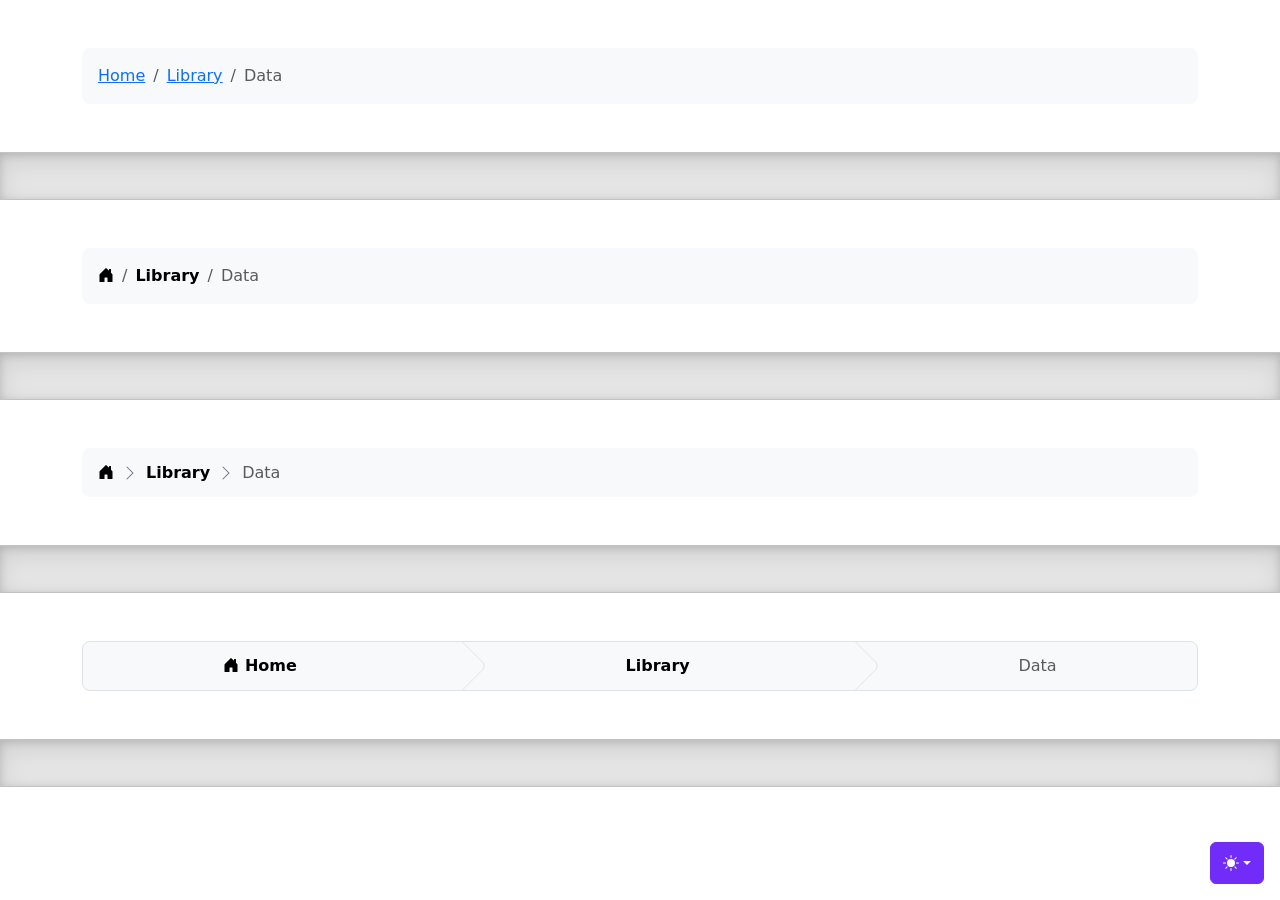
<file: bootstrap-5.3.8-examples/breadcrumbs/index.html>
<!doctype html>
<html lang="en" data-bs-theme="auto">
  <head>
    <meta charset="utf-8" />
    <meta name="viewport" content="width=device-width, initial-scale=1" />
    <meta name="description" content="" />
    <meta
      name="author"
      content="Mark Otto, Jacob Thornton, and Bootstrap contributors"
    />
    <meta name="generator" content="Astro v5.13.2" />
    <title>Breadcrumbs · Bootstrap v5.3</title>
    <link
      rel="canonical"
      href="https://getbootstrap.com/docs/5.3/examples/breadcrumbs/"
    />
    <script src="../assets/js/color-modes.js"></script>
    <link href="../assets/dist/css/bootstrap.min.css" rel="stylesheet" />
    <meta name="theme-color" content="#712cf9" />
    <link href="breadcrumbs.css" rel="stylesheet" />
    <style>
      .bd-placeholder-img {
        font-size: 1.125rem;
        text-anchor: middle;
        -webkit-user-select: none;
        -moz-user-select: none;
        user-select: none;
      }
      @media (min-width: 768px) {
        .bd-placeholder-img-lg {
          font-size: 3.5rem;
        }
      }
      .b-example-divider {
        width: 100%;
        height: 3rem;
        background-color: #0000001a;
        border: solid rgba(0, 0, 0, 0.15);
        border-width: 1px 0;
        box-shadow:
          inset 0 0.5em 1.5em #0000001a,
          inset 0 0.125em 0.5em #00000026;
      }
      .b-example-vr {
        flex-shrink: 0;
        width: 1.5rem;
        height: 100vh;
      }
      .bi {
        vertical-align: -0.125em;
        fill: currentColor;
      }
      .nav-scroller {
        position: relative;
        z-index: 2;
        height: 2.75rem;
        overflow-y: hidden;
      }
      .nav-scroller .nav {
        display: flex;
        flex-wrap: nowrap;
        padding-bottom: 1rem;
        margin-top: -1px;
        overflow-x: auto;
        text-align: center;
        white-space: nowrap;
        -webkit-overflow-scrolling: touch;
      }
      .btn-bd-primary {
        --bd-violet-bg: #712cf9;
        --bd-violet-rgb: 112.520718, 44.062154, 249.437846;
        --bs-btn-font-weight: 600;
        --bs-btn-color: var(--bs-white);
        --bs-btn-bg: var(--bd-violet-bg);
        --bs-btn-border-color: var(--bd-violet-bg);
        --bs-btn-hover-color: var(--bs-white);
        --bs-btn-hover-bg: #6528e0;
        --bs-btn-hover-border-color: #6528e0;
        --bs-btn-focus-shadow-rgb: var(--bd-violet-rgb);
        --bs-btn-active-color: var(--bs-btn-hover-color);
        --bs-btn-active-bg: #5a23c8;
        --bs-btn-active-border-color: #5a23c8;
      }
      .bd-mode-toggle {
        z-index: 1500;
      }
      .bd-mode-toggle .bi {
        width: 1em;
        height: 1em;
      }
      .bd-mode-toggle .dropdown-menu .active .bi {
        display: block !important;
      }
    </style>
  </head>
  <body>
    <svg xmlns="http://www.w3.org/2000/svg" class="d-none">
      <symbol id="check2" viewBox="0 0 16 16">
        <path
          d="M13.854 3.646a.5.5 0 0 1 0 .708l-7 7a.5.5 0 0 1-.708 0l-3.5-3.5a.5.5 0 1 1 .708-.708L6.5 10.293l6.646-6.647a.5.5 0 0 1 .708 0z"
        ></path>
      </symbol>
      <symbol id="circle-half" viewBox="0 0 16 16">
        <path
          d="M8 15A7 7 0 1 0 8 1v14zm0 1A8 8 0 1 1 8 0a8 8 0 0 1 0 16z"
        ></path>
      </symbol>
      <symbol id="moon-stars-fill" viewBox="0 0 16 16">
        <path
          d="M6 .278a.768.768 0 0 1 .08.858 7.208 7.208 0 0 0-.878 3.46c0 4.021 3.278 7.277 7.318 7.277.527 0 1.04-.055 1.533-.16a.787.787 0 0 1 .81.316.733.733 0 0 1-.031.893A8.349 8.349 0 0 1 8.344 16C3.734 16 0 12.286 0 7.71 0 4.266 2.114 1.312 5.124.06A.752.752 0 0 1 6 .278z"
        ></path>
        <path
          d="M10.794 3.148a.217.217 0 0 1 .412 0l.387 1.162c.173.518.579.924 1.097 1.097l1.162.387a.217.217 0 0 1 0 .412l-1.162.387a1.734 1.734 0 0 0-1.097 1.097l-.387 1.162a.217.217 0 0 1-.412 0l-.387-1.162A1.734 1.734 0 0 0 9.31 6.593l-1.162-.387a.217.217 0 0 1 0-.412l1.162-.387a1.734 1.734 0 0 0 1.097-1.097l.387-1.162zM13.863.099a.145.145 0 0 1 .274 0l.258.774c.115.346.386.617.732.732l.774.258a.145.145 0 0 1 0 .274l-.774.258a1.156 1.156 0 0 0-.732.732l-.258.774a.145.145 0 0 1-.274 0l-.258-.774a1.156 1.156 0 0 0-.732-.732l-.774-.258a.145.145 0 0 1 0-.274l.774-.258c.346-.115.617-.386.732-.732L13.863.1z"
        ></path>
      </symbol>
      <symbol id="sun-fill" viewBox="0 0 16 16">
        <path
          d="M8 12a4 4 0 1 0 0-8 4 4 0 0 0 0 8zM8 0a.5.5 0 0 1 .5.5v2a.5.5 0 0 1-1 0v-2A.5.5 0 0 1 8 0zm0 13a.5.5 0 0 1 .5.5v2a.5.5 0 0 1-1 0v-2A.5.5 0 0 1 8 13zm8-5a.5.5 0 0 1-.5.5h-2a.5.5 0 0 1 0-1h2a.5.5 0 0 1 .5.5zM3 8a.5.5 0 0 1-.5.5h-2a.5.5 0 0 1 0-1h2A.5.5 0 0 1 3 8zm10.657-5.657a.5.5 0 0 1 0 .707l-1.414 1.415a.5.5 0 1 1-.707-.708l1.414-1.414a.5.5 0 0 1 .707 0zm-9.193 9.193a.5.5 0 0 1 0 .707L3.05 13.657a.5.5 0 0 1-.707-.707l1.414-1.414a.5.5 0 0 1 .707 0zm9.193 2.121a.5.5 0 0 1-.707 0l-1.414-1.414a.5.5 0 0 1 .707-.707l1.414 1.414a.5.5 0 0 1 0 .707zM4.464 4.465a.5.5 0 0 1-.707 0L2.343 3.05a.5.5 0 1 1 .707-.707l1.414 1.414a.5.5 0 0 1 0 .708z"
        ></path>
      </symbol>
    </svg>
    <div
      class="dropdown position-fixed bottom-0 end-0 mb-3 me-3 bd-mode-toggle"
    >
      <button
        class="btn btn-bd-primary py-2 dropdown-toggle d-flex align-items-center"
        id="bd-theme"
        type="button"
        aria-expanded="false"
        data-bs-toggle="dropdown"
        aria-label="Toggle theme (auto)"
      >
        <svg class="bi my-1 theme-icon-active" aria-hidden="true">
          <use href="#circle-half"></use>
        </svg>
        <span class="visually-hidden" id="bd-theme-text">Toggle theme</span>
      </button>
      <ul
        class="dropdown-menu dropdown-menu-end shadow"
        aria-labelledby="bd-theme-text"
      >
        <li>
          <button
            type="button"
            class="dropdown-item d-flex align-items-center"
            data-bs-theme-value="light"
            aria-pressed="false"
          >
            <svg class="bi me-2 opacity-50" aria-hidden="true">
              <use href="#sun-fill"></use>
            </svg>
            Light
            <svg class="bi ms-auto d-none" aria-hidden="true">
              <use href="#check2"></use>
            </svg>
          </button>
        </li>
        <li>
          <button
            type="button"
            class="dropdown-item d-flex align-items-center"
            data-bs-theme-value="dark"
            aria-pressed="false"
          >
            <svg class="bi me-2 opacity-50" aria-hidden="true">
              <use href="#moon-stars-fill"></use>
            </svg>
            Dark
            <svg class="bi ms-auto d-none" aria-hidden="true">
              <use href="#check2"></use>
            </svg>
          </button>
        </li>
        <li>
          <button
            type="button"
            class="dropdown-item d-flex align-items-center active"
            data-bs-theme-value="auto"
            aria-pressed="true"
          >
            <svg class="bi me-2 opacity-50" aria-hidden="true">
              <use href="#circle-half"></use>
            </svg>
            Auto
            <svg class="bi ms-auto d-none" aria-hidden="true">
              <use href="#check2"></use>
            </svg>
          </button>
        </li>
      </ul>
    </div>
    <svg xmlns="http://www.w3.org/2000/svg" class="d-none">
      <symbol id="house-door-fill" viewBox="0 0 16 16">
        <path
          d="M6.5 14.5v-3.505c0-.245.25-.495.5-.495h2c.25 0 .5.25.5.5v3.5a.5.5 0 0 0 .5.5h4a.5.5 0 0 0 .5-.5v-7a.5.5 0 0 0-.146-.354L13 5.793V2.5a.5.5 0 0 0-.5-.5h-1a.5.5 0 0 0-.5.5v1.293L8.354 1.146a.5.5 0 0 0-.708 0l-6 6A.5.5 0 0 0 1.5 7.5v7a.5.5 0 0 0 .5.5h4a.5.5 0 0 0 .5-.5z"
        ></path>
      </symbol>
    </svg>
    <div class="container my-5">
      <nav aria-label="breadcrumb">
        <ol class="breadcrumb p-3 bg-body-tertiary rounded-3">
          <li class="breadcrumb-item"><a href="#">Home</a></li>
          <li class="breadcrumb-item"><a href="#">Library</a></li>
          <li class="breadcrumb-item active" aria-current="page">Data</li>
        </ol>
      </nav>
    </div>
    <div class="b-example-divider"></div>
    <div class="container my-5">
      <nav aria-label="breadcrumb">
        <ol class="breadcrumb p-3 bg-body-tertiary rounded-3">
          <li class="breadcrumb-item">
            <a class="link-body-emphasis" href="#">
              <svg class="bi" width="16" height="16" aria-hidden="true">
                <use xlink:href="#house-door-fill"></use>
              </svg>
              <span class="visually-hidden">Home</span>
            </a>
          </li>
          <li class="breadcrumb-item">
            <a
              class="link-body-emphasis fw-semibold text-decoration-none"
              href="#"
              >Library</a
            >
          </li>
          <li class="breadcrumb-item active" aria-current="page">Data</li>
        </ol>
      </nav>
    </div>
    <div class="b-example-divider"></div>
    <div class="container my-5">
      <nav aria-label="breadcrumb">
        <ol
          class="breadcrumb breadcrumb-chevron p-3 bg-body-tertiary rounded-3"
        >
          <li class="breadcrumb-item">
            <a class="link-body-emphasis" href="#">
              <svg class="bi" width="16" height="16" aria-hidden="true">
                <use xlink:href="#house-door-fill"></use>
              </svg>
              <span class="visually-hidden">Home</span>
            </a>
          </li>
          <li class="breadcrumb-item">
            <a
              class="link-body-emphasis fw-semibold text-decoration-none"
              href="#"
              >Library</a
            >
          </li>
          <li class="breadcrumb-item active" aria-current="page">Data</li>
        </ol>
      </nav>
    </div>
    <div class="b-example-divider"></div>
    <div class="container my-5">
      <nav aria-label="breadcrumb">
        <ol
          class="breadcrumb breadcrumb-custom overflow-hidden text-center bg-body-tertiary border rounded-3"
        >
          <li class="breadcrumb-item">
            <a
              class="link-body-emphasis fw-semibold text-decoration-none"
              href="#"
            >
              <svg class="bi" width="16" height="16" aria-hidden="true">
                <use xlink:href="#house-door-fill"></use>
              </svg>
              Home
            </a>
          </li>
          <li class="breadcrumb-item">
            <a
              class="link-body-emphasis fw-semibold text-decoration-none"
              href="#"
              >Library</a
            >
          </li>
          <li class="breadcrumb-item active" aria-current="page">Data</li>
        </ol>
      </nav>
    </div>
    <div class="b-example-divider"></div>
    <script
      src="../assets/dist/js/bootstrap.bundle.min.js"
      class="astro-vvvwv3sm"
    ></script>
  </body>
</html>
</file>
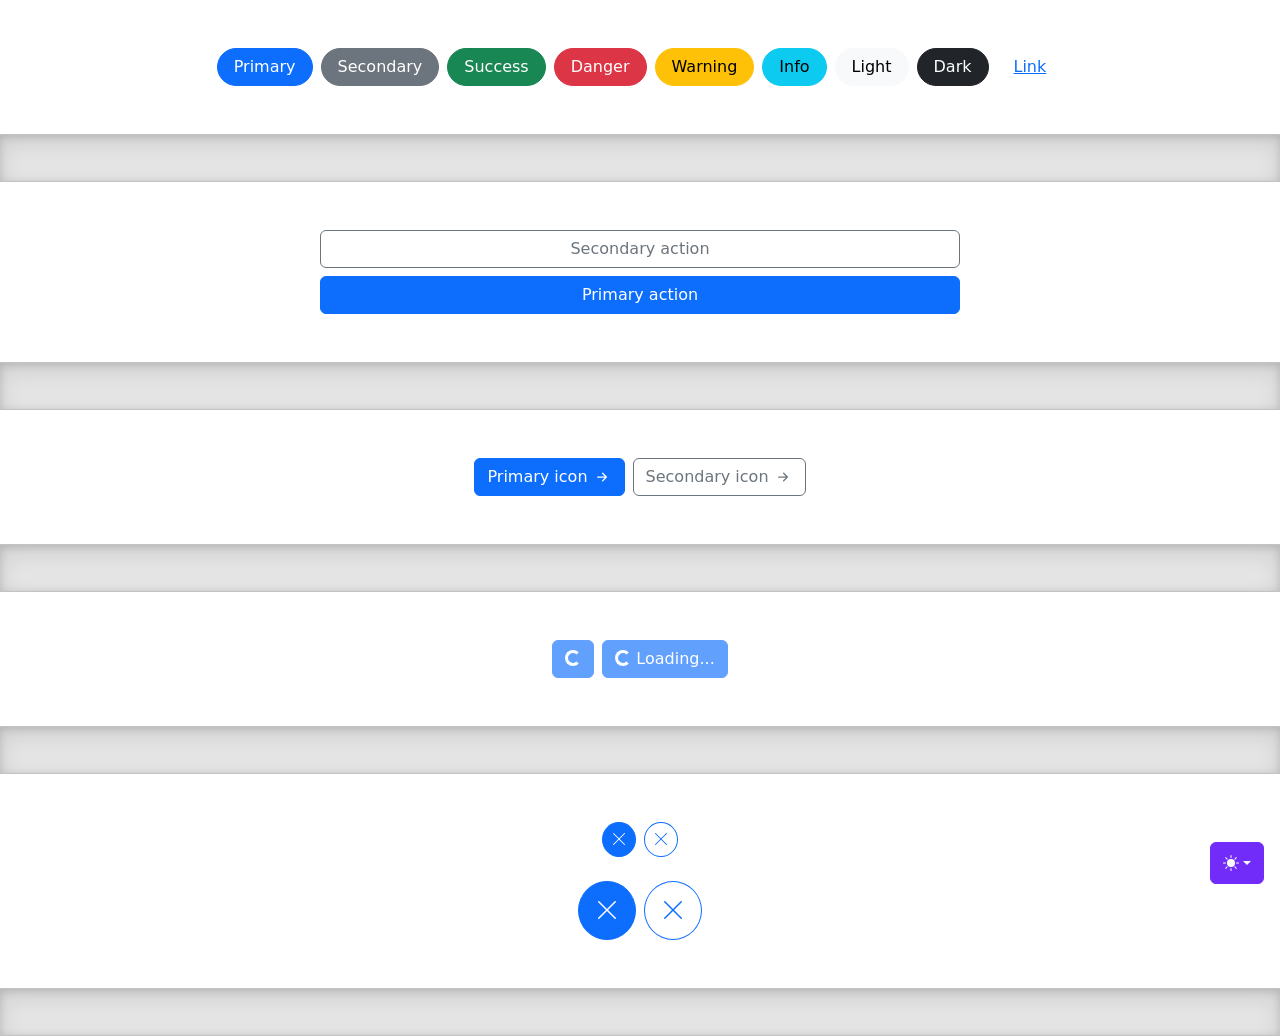
<file: bootstrap-5.3.8-examples/buttons/index.html>
<!doctype html>
<html lang="en" data-bs-theme="auto">
  <head>
    <meta charset="utf-8" />
    <meta name="viewport" content="width=device-width, initial-scale=1" />
    <meta name="description" content="" />
    <meta
      name="author"
      content="Mark Otto, Jacob Thornton, and Bootstrap contributors"
    />
    <meta name="generator" content="Astro v5.13.2" />
    <title>Buttons · Bootstrap v5.3</title>
    <link
      rel="canonical"
      href="https://getbootstrap.com/docs/5.3/examples/buttons/"
    />
    <script src="../assets/js/color-modes.js"></script>
    <link href="../assets/dist/css/bootstrap.min.css" rel="stylesheet" />
    <meta name="theme-color" content="#712cf9" />
    <style>
      .bd-placeholder-img {
        font-size: 1.125rem;
        text-anchor: middle;
        -webkit-user-select: none;
        -moz-user-select: none;
        user-select: none;
      }
      @media (min-width: 768px) {
        .bd-placeholder-img-lg {
          font-size: 3.5rem;
        }
      }
      .b-example-divider {
        width: 100%;
        height: 3rem;
        background-color: #0000001a;
        border: solid rgba(0, 0, 0, 0.15);
        border-width: 1px 0;
        box-shadow:
          inset 0 0.5em 1.5em #0000001a,
          inset 0 0.125em 0.5em #00000026;
      }
      .b-example-vr {
        flex-shrink: 0;
        width: 1.5rem;
        height: 100vh;
      }
      .bi {
        vertical-align: -0.125em;
        fill: currentColor;
      }
      .nav-scroller {
        position: relative;
        z-index: 2;
        height: 2.75rem;
        overflow-y: hidden;
      }
      .nav-scroller .nav {
        display: flex;
        flex-wrap: nowrap;
        padding-bottom: 1rem;
        margin-top: -1px;
        overflow-x: auto;
        text-align: center;
        white-space: nowrap;
        -webkit-overflow-scrolling: touch;
      }
      .btn-bd-primary {
        --bd-violet-bg: #712cf9;
        --bd-violet-rgb: 112.520718, 44.062154, 249.437846;
        --bs-btn-font-weight: 600;
        --bs-btn-color: var(--bs-white);
        --bs-btn-bg: var(--bd-violet-bg);
        --bs-btn-border-color: var(--bd-violet-bg);
        --bs-btn-hover-color: var(--bs-white);
        --bs-btn-hover-bg: #6528e0;
        --bs-btn-hover-border-color: #6528e0;
        --bs-btn-focus-shadow-rgb: var(--bd-violet-rgb);
        --bs-btn-active-color: var(--bs-btn-hover-color);
        --bs-btn-active-bg: #5a23c8;
        --bs-btn-active-border-color: #5a23c8;
      }
      .bd-mode-toggle {
        z-index: 1500;
      }
      .bd-mode-toggle .bi {
        width: 1em;
        height: 1em;
      }
      .bd-mode-toggle .dropdown-menu .active .bi {
        display: block !important;
      }
    </style>
  </head>
  <body>
    <svg xmlns="http://www.w3.org/2000/svg" class="d-none">
      <symbol id="check2" viewBox="0 0 16 16">
        <path
          d="M13.854 3.646a.5.5 0 0 1 0 .708l-7 7a.5.5 0 0 1-.708 0l-3.5-3.5a.5.5 0 1 1 .708-.708L6.5 10.293l6.646-6.647a.5.5 0 0 1 .708 0z"
        ></path>
      </symbol>
      <symbol id="circle-half" viewBox="0 0 16 16">
        <path
          d="M8 15A7 7 0 1 0 8 1v14zm0 1A8 8 0 1 1 8 0a8 8 0 0 1 0 16z"
        ></path>
      </symbol>
      <symbol id="moon-stars-fill" viewBox="0 0 16 16">
        <path
          d="M6 .278a.768.768 0 0 1 .08.858 7.208 7.208 0 0 0-.878 3.46c0 4.021 3.278 7.277 7.318 7.277.527 0 1.04-.055 1.533-.16a.787.787 0 0 1 .81.316.733.733 0 0 1-.031.893A8.349 8.349 0 0 1 8.344 16C3.734 16 0 12.286 0 7.71 0 4.266 2.114 1.312 5.124.06A.752.752 0 0 1 6 .278z"
        ></path>
        <path
          d="M10.794 3.148a.217.217 0 0 1 .412 0l.387 1.162c.173.518.579.924 1.097 1.097l1.162.387a.217.217 0 0 1 0 .412l-1.162.387a1.734 1.734 0 0 0-1.097 1.097l-.387 1.162a.217.217 0 0 1-.412 0l-.387-1.162A1.734 1.734 0 0 0 9.31 6.593l-1.162-.387a.217.217 0 0 1 0-.412l1.162-.387a1.734 1.734 0 0 0 1.097-1.097l.387-1.162zM13.863.099a.145.145 0 0 1 .274 0l.258.774c.115.346.386.617.732.732l.774.258a.145.145 0 0 1 0 .274l-.774.258a1.156 1.156 0 0 0-.732.732l-.258.774a.145.145 0 0 1-.274 0l-.258-.774a1.156 1.156 0 0 0-.732-.732l-.774-.258a.145.145 0 0 1 0-.274l.774-.258c.346-.115.617-.386.732-.732L13.863.1z"
        ></path>
      </symbol>
      <symbol id="sun-fill" viewBox="0 0 16 16">
        <path
          d="M8 12a4 4 0 1 0 0-8 4 4 0 0 0 0 8zM8 0a.5.5 0 0 1 .5.5v2a.5.5 0 0 1-1 0v-2A.5.5 0 0 1 8 0zm0 13a.5.5 0 0 1 .5.5v2a.5.5 0 0 1-1 0v-2A.5.5 0 0 1 8 13zm8-5a.5.5 0 0 1-.5.5h-2a.5.5 0 0 1 0-1h2a.5.5 0 0 1 .5.5zM3 8a.5.5 0 0 1-.5.5h-2a.5.5 0 0 1 0-1h2A.5.5 0 0 1 3 8zm10.657-5.657a.5.5 0 0 1 0 .707l-1.414 1.415a.5.5 0 1 1-.707-.708l1.414-1.414a.5.5 0 0 1 .707 0zm-9.193 9.193a.5.5 0 0 1 0 .707L3.05 13.657a.5.5 0 0 1-.707-.707l1.414-1.414a.5.5 0 0 1 .707 0zm9.193 2.121a.5.5 0 0 1-.707 0l-1.414-1.414a.5.5 0 0 1 .707-.707l1.414 1.414a.5.5 0 0 1 0 .707zM4.464 4.465a.5.5 0 0 1-.707 0L2.343 3.05a.5.5 0 1 1 .707-.707l1.414 1.414a.5.5 0 0 1 0 .708z"
        ></path>
      </symbol>
    </svg>
    <div
      class="dropdown position-fixed bottom-0 end-0 mb-3 me-3 bd-mode-toggle"
    >
      <button
        class="btn btn-bd-primary py-2 dropdown-toggle d-flex align-items-center"
        id="bd-theme"
        type="button"
        aria-expanded="false"
        data-bs-toggle="dropdown"
        aria-label="Toggle theme (auto)"
      >
        <svg class="bi my-1 theme-icon-active" aria-hidden="true">
          <use href="#circle-half"></use>
        </svg>
        <span class="visually-hidden" id="bd-theme-text">Toggle theme</span>
      </button>
      <ul
        class="dropdown-menu dropdown-menu-end shadow"
        aria-labelledby="bd-theme-text"
      >
        <li>
          <button
            type="button"
            class="dropdown-item d-flex align-items-center"
            data-bs-theme-value="light"
            aria-pressed="false"
          >
            <svg class="bi me-2 opacity-50" aria-hidden="true">
              <use href="#sun-fill"></use>
            </svg>
            Light
            <svg class="bi ms-auto d-none" aria-hidden="true">
              <use href="#check2"></use>
            </svg>
          </button>
        </li>
        <li>
          <button
            type="button"
            class="dropdown-item d-flex align-items-center"
            data-bs-theme-value="dark"
            aria-pressed="false"
          >
            <svg class="bi me-2 opacity-50" aria-hidden="true">
              <use href="#moon-stars-fill"></use>
            </svg>
            Dark
            <svg class="bi ms-auto d-none" aria-hidden="true">
              <use href="#check2"></use>
            </svg>
          </button>
        </li>
        <li>
          <button
            type="button"
            class="dropdown-item d-flex align-items-center active"
            data-bs-theme-value="auto"
            aria-pressed="true"
          >
            <svg class="bi me-2 opacity-50" aria-hidden="true">
              <use href="#circle-half"></use>
            </svg>
            Auto
            <svg class="bi ms-auto d-none" aria-hidden="true">
              <use href="#check2"></use>
            </svg>
          </button>
        </li>
      </ul>
    </div>
    <svg xmlns="http://www.w3.org/2000/svg" class="d-none">
      <symbol id="arrow-right-short" viewBox="0 0 16 16">
        <path
          fill-rule="evenodd"
          d="M4 8a.5.5 0 0 1 .5-.5h5.793L8.146 5.354a.5.5 0 1 1 .708-.708l3 3a.5.5 0 0 1 0 .708l-3 3a.5.5 0 0 1-.708-.708L10.293 8.5H4.5A.5.5 0 0 1 4 8z"
        ></path>
      </symbol>
      <symbol id="x-lg" viewBox="0 0 16 16">
        <path
          fill-rule="evenodd"
          d="M13.854 2.146a.5.5 0 0 1 0 .708l-11 11a.5.5 0 0 1-.708-.708l11-11a.5.5 0 0 1 .708 0Z"
        ></path>
        <path
          fill-rule="evenodd"
          d="M2.146 2.146a.5.5 0 0 0 0 .708l11 11a.5.5 0 0 0 .708-.708l-11-11a.5.5 0 0 0-.708 0Z"
        ></path>
      </symbol>
    </svg>
    <div class="d-flex gap-2 justify-content-center py-5">
      <button class="btn btn-primary rounded-pill px-3" type="button">
        Primary
      </button>
      <button class="btn btn-secondary rounded-pill px-3" type="button">
        Secondary
      </button>
      <button class="btn btn-success rounded-pill px-3" type="button">
        Success
      </button>
      <button class="btn btn-danger rounded-pill px-3" type="button">
        Danger
      </button>
      <button class="btn btn-warning rounded-pill px-3" type="button">
        Warning
      </button>
      <button class="btn btn-info rounded-pill px-3" type="button">Info</button>
      <button class="btn btn-light rounded-pill px-3" type="button">
        Light
      </button>
      <button class="btn btn-dark rounded-pill px-3" type="button">Dark</button>
      <button class="btn btn-link rounded-pill px-3" type="button">Link</button>
    </div>
    <div class="b-example-divider"></div>
    <div class="col-lg-6 col-xxl-4 my-5 mx-auto">
      <div class="d-grid gap-2">
        <button class="btn btn-outline-secondary" type="button">
          Secondary action
        </button>
        <button class="btn btn-primary" type="button">Primary action</button>
      </div>
    </div>
    <div class="b-example-divider"></div>
    <div class="d-flex gap-2 justify-content-center py-5">
      <button
        class="btn btn-primary d-inline-flex align-items-center"
        type="button"
      >
        Primary icon
        <svg class="bi ms-1" width="20" height="20" aria-hidden="true">
          <use xlink:href="#arrow-right-short"></use>
        </svg>
      </button>
      <button
        class="btn btn-outline-secondary d-inline-flex align-items-center"
        type="button"
      >
        Secondary icon
        <svg class="bi ms-1" width="20" height="20" aria-hidden="true">
          <use xlink:href="#arrow-right-short"></use>
        </svg>
      </button>
    </div>
    <div class="b-example-divider"></div>
    <div class="d-flex gap-2 justify-content-center py-5">
      <button class="btn btn-primary" type="button" disabled>
        <span
          class="spinner-border spinner-border-sm"
          aria-hidden="true"
        ></span>
        <span class="visually-hidden" role="status">Loading...</span>
      </button>
      <button class="btn btn-primary" type="button" disabled>
        <span
          class="spinner-border spinner-border-sm"
          aria-hidden="true"
        ></span>
        <span role="status">Loading...</span>
      </button>
    </div>
    <div class="b-example-divider"></div>
    <div class="d-flex gap-2 justify-content-center pt-5 pb-4">
      <button class="btn btn-primary rounded-circle p-2 lh-1" type="button">
        <svg class="bi" width="16" height="16" aria-hidden="true">
          <use xlink:href="#x-lg"></use>
        </svg>
        <span class="visually-hidden">Dismiss</span>
      </button>
      <button
        class="btn btn-outline-primary rounded-circle p-2 lh-1"
        type="button"
      >
        <svg class="bi" width="16" height="16" aria-hidden="true">
          <use xlink:href="#x-lg"></use>
        </svg>
        <span class="visually-hidden">Dismiss</span>
      </button>
    </div>
    <div class="d-flex gap-2 justify-content-center pb-5">
      <button class="btn btn-primary rounded-circle p-3 lh-1" type="button">
        <svg class="bi" width="24" height="24" aria-hidden="true">
          <use xlink:href="#x-lg"></use>
        </svg>
        <span class="visually-hidden">Dismiss</span>
      </button>
      <button
        class="btn btn-outline-primary rounded-circle p-3 lh-1"
        type="button"
      >
        <svg class="bi" width="24" height="24" aria-hidden="true">
          <use xlink:href="#x-lg"></use>
        </svg>
        <span class="visually-hidden">Dismiss</span>
      </button>
    </div>
    <div class="b-example-divider"></div>
    <script
      src="../assets/dist/js/bootstrap.bundle.min.js"
      class="astro-vvvwv3sm"
    ></script>
  </body>
</html>
</file>
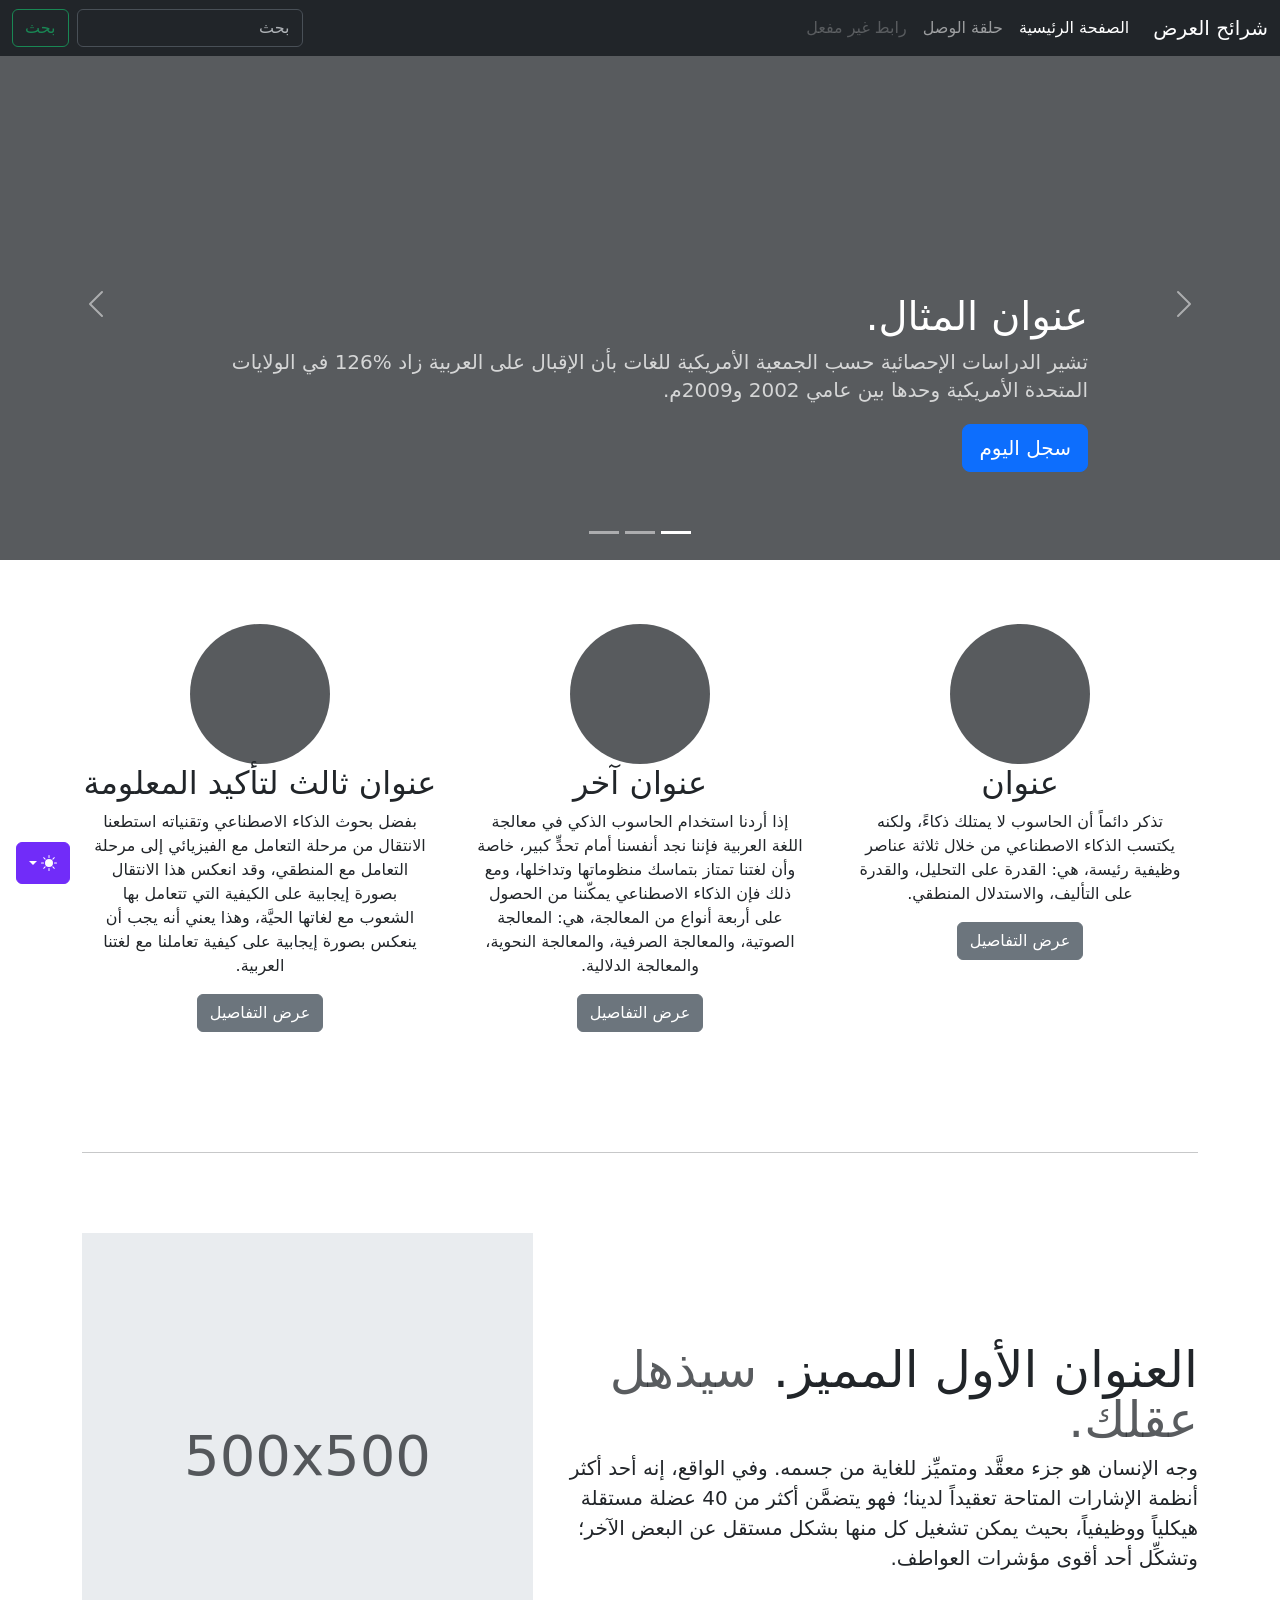
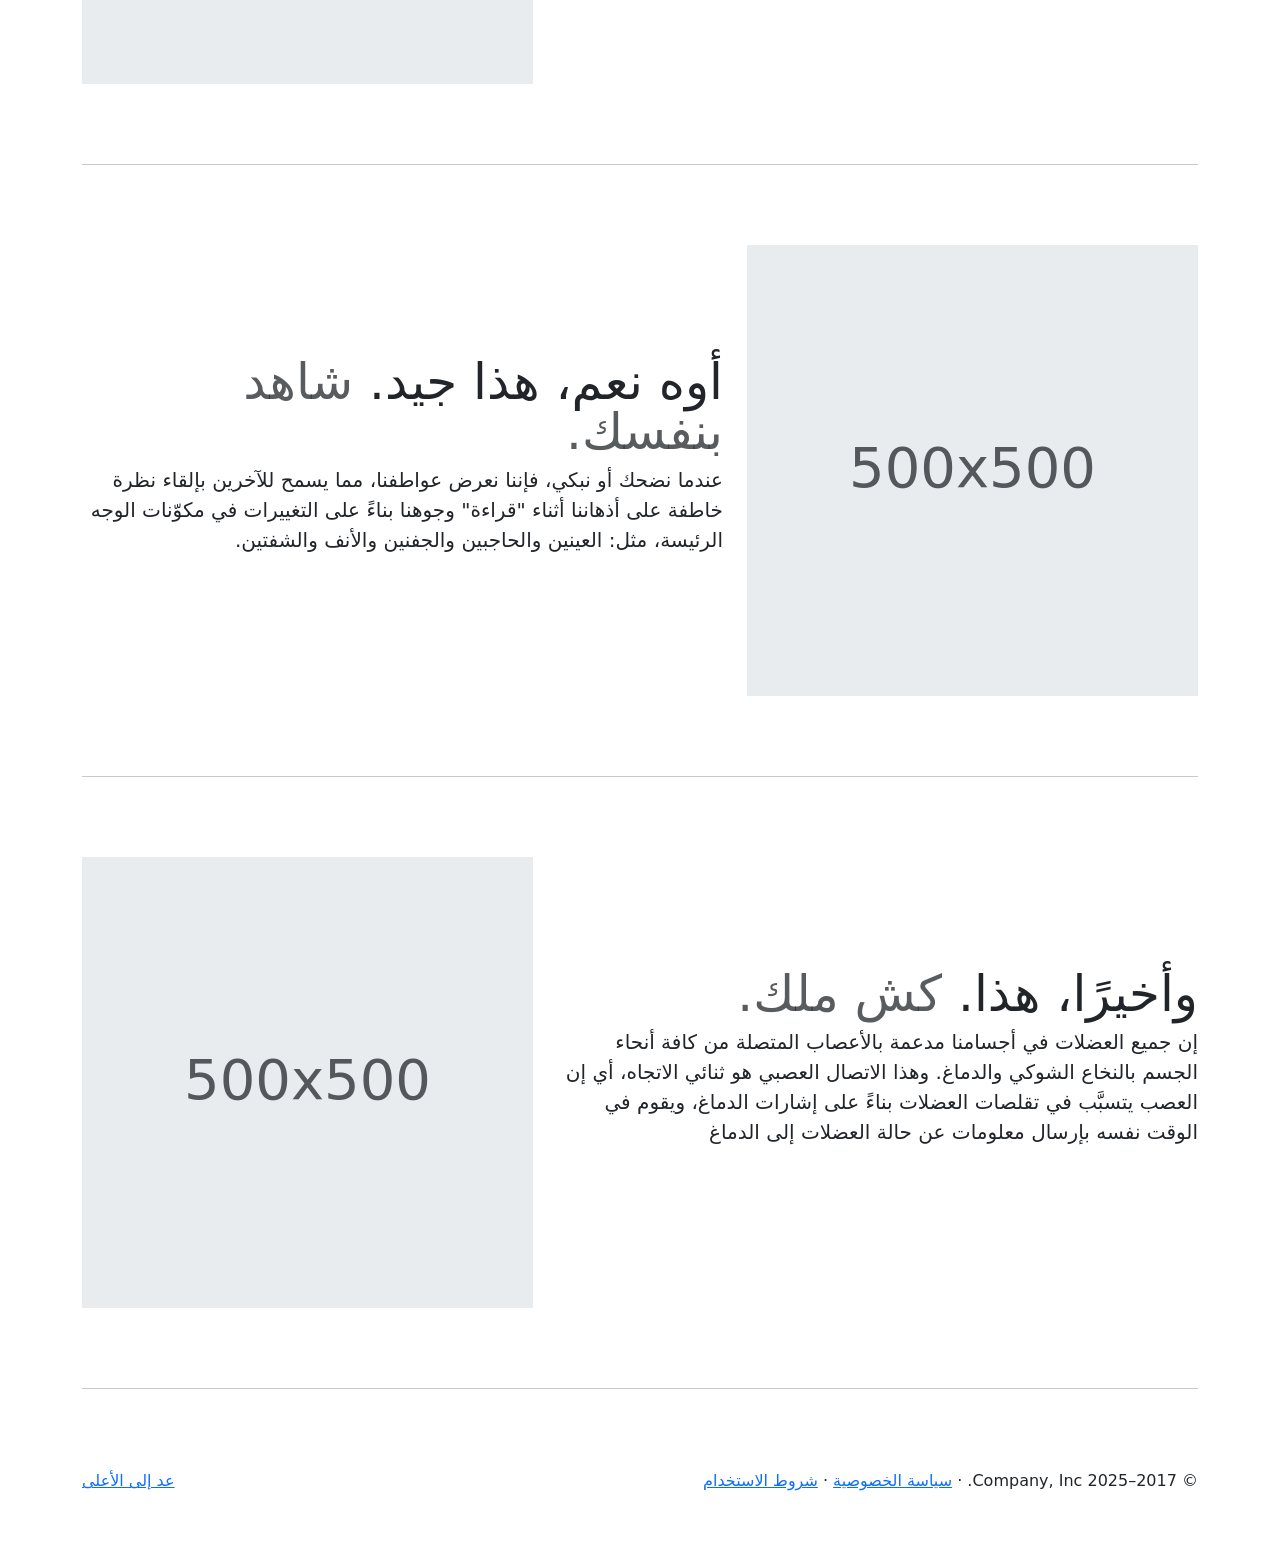
<file: bootstrap-5.3.8-examples/carousel-rtl/index.html>
<!doctype html>
<html lang="ar" dir="rtl" data-bs-theme="auto">
  <head>
    <meta charset="utf-8" />
    <meta name="viewport" content="width=device-width, initial-scale=1" />
    <meta name="description" content="" />
    <meta
      name="author"
      content="Mark Otto, Jacob Thornton, and Bootstrap contributors"
    />
    <meta name="generator" content="Astro v5.13.2" />
    <title>قالب شرائح العرض · Bootstrap v5.3</title>
    <link
      rel="canonical"
      href="https://getbootstrap.com/docs/5.3/examples/carousel-rtl/"
    />
    <script src="../assets/js/color-modes.js"></script>
    <link href="../assets/dist/css/bootstrap.rtl.min.css" rel="stylesheet" />
    <meta name="theme-color" content="#712cf9" />
    <link href="../carousel/carousel.rtl.css" rel="stylesheet" />
    <style>
      .bd-placeholder-img {
        font-size: 1.125rem;
        text-anchor: middle;
        -webkit-user-select: none;
        -moz-user-select: none;
        user-select: none;
      }
      @media (min-width: 768px) {
        .bd-placeholder-img-lg {
          font-size: 3.5rem;
        }
      }
      .b-example-divider {
        width: 100%;
        height: 3rem;
        background-color: #0000001a;
        border: solid rgba(0, 0, 0, 0.15);
        border-width: 1px 0;
        box-shadow:
          inset 0 0.5em 1.5em #0000001a,
          inset 0 0.125em 0.5em #00000026;
      }
      .b-example-vr {
        flex-shrink: 0;
        width: 1.5rem;
        height: 100vh;
      }
      .bi {
        vertical-align: -0.125em;
        fill: currentColor;
      }
      .nav-scroller {
        position: relative;
        z-index: 2;
        height: 2.75rem;
        overflow-y: hidden;
      }
      .nav-scroller .nav {
        display: flex;
        flex-wrap: nowrap;
        padding-bottom: 1rem;
        margin-top: -1px;
        overflow-x: auto;
        text-align: center;
        white-space: nowrap;
        -webkit-overflow-scrolling: touch;
      }
      .btn-bd-primary {
        --bd-violet-bg: #712cf9;
        --bd-violet-rgb: 112.520718, 44.062154, 249.437846;
        --bs-btn-font-weight: 600;
        --bs-btn-color: var(--bs-white);
        --bs-btn-bg: var(--bd-violet-bg);
        --bs-btn-border-color: var(--bd-violet-bg);
        --bs-btn-hover-color: var(--bs-white);
        --bs-btn-hover-bg: #6528e0;
        --bs-btn-hover-border-color: #6528e0;
        --bs-btn-focus-shadow-rgb: var(--bd-violet-rgb);
        --bs-btn-active-color: var(--bs-btn-hover-color);
        --bs-btn-active-bg: #5a23c8;
        --bs-btn-active-border-color: #5a23c8;
      }
      .bd-mode-toggle {
        z-index: 1500;
      }
      .bd-mode-toggle .bi {
        width: 1em;
        height: 1em;
      }
      .bd-mode-toggle .dropdown-menu .active .bi {
        display: block !important;
      }
    </style>
  </head>
  <body>
    <svg xmlns="http://www.w3.org/2000/svg" class="d-none">
      <symbol id="check2" viewBox="0 0 16 16">
        <path
          d="M13.854 3.646a.5.5 0 0 1 0 .708l-7 7a.5.5 0 0 1-.708 0l-3.5-3.5a.5.5 0 1 1 .708-.708L6.5 10.293l6.646-6.647a.5.5 0 0 1 .708 0z"
        ></path>
      </symbol>
      <symbol id="circle-half" viewBox="0 0 16 16">
        <path
          d="M8 15A7 7 0 1 0 8 1v14zm0 1A8 8 0 1 1 8 0a8 8 0 0 1 0 16z"
        ></path>
      </symbol>
      <symbol id="moon-stars-fill" viewBox="0 0 16 16">
        <path
          d="M6 .278a.768.768 0 0 1 .08.858 7.208 7.208 0 0 0-.878 3.46c0 4.021 3.278 7.277 7.318 7.277.527 0 1.04-.055 1.533-.16a.787.787 0 0 1 .81.316.733.733 0 0 1-.031.893A8.349 8.349 0 0 1 8.344 16C3.734 16 0 12.286 0 7.71 0 4.266 2.114 1.312 5.124.06A.752.752 0 0 1 6 .278z"
        ></path>
        <path
          d="M10.794 3.148a.217.217 0 0 1 .412 0l.387 1.162c.173.518.579.924 1.097 1.097l1.162.387a.217.217 0 0 1 0 .412l-1.162.387a1.734 1.734 0 0 0-1.097 1.097l-.387 1.162a.217.217 0 0 1-.412 0l-.387-1.162A1.734 1.734 0 0 0 9.31 6.593l-1.162-.387a.217.217 0 0 1 0-.412l1.162-.387a1.734 1.734 0 0 0 1.097-1.097l.387-1.162zM13.863.099a.145.145 0 0 1 .274 0l.258.774c.115.346.386.617.732.732l.774.258a.145.145 0 0 1 0 .274l-.774.258a1.156 1.156 0 0 0-.732.732l-.258.774a.145.145 0 0 1-.274 0l-.258-.774a1.156 1.156 0 0 0-.732-.732l-.774-.258a.145.145 0 0 1 0-.274l.774-.258c.346-.115.617-.386.732-.732L13.863.1z"
        ></path>
      </symbol>
      <symbol id="sun-fill" viewBox="0 0 16 16">
        <path
          d="M8 12a4 4 0 1 0 0-8 4 4 0 0 0 0 8zM8 0a.5.5 0 0 1 .5.5v2a.5.5 0 0 1-1 0v-2A.5.5 0 0 1 8 0zm0 13a.5.5 0 0 1 .5.5v2a.5.5 0 0 1-1 0v-2A.5.5 0 0 1 8 13zm8-5a.5.5 0 0 1-.5.5h-2a.5.5 0 0 1 0-1h2a.5.5 0 0 1 .5.5zM3 8a.5.5 0 0 1-.5.5h-2a.5.5 0 0 1 0-1h2A.5.5 0 0 1 3 8zm10.657-5.657a.5.5 0 0 1 0 .707l-1.414 1.415a.5.5 0 1 1-.707-.708l1.414-1.414a.5.5 0 0 1 .707 0zm-9.193 9.193a.5.5 0 0 1 0 .707L3.05 13.657a.5.5 0 0 1-.707-.707l1.414-1.414a.5.5 0 0 1 .707 0zm9.193 2.121a.5.5 0 0 1-.707 0l-1.414-1.414a.5.5 0 0 1 .707-.707l1.414 1.414a.5.5 0 0 1 0 .707zM4.464 4.465a.5.5 0 0 1-.707 0L2.343 3.05a.5.5 0 1 1 .707-.707l1.414 1.414a.5.5 0 0 1 0 .708z"
        ></path>
      </symbol>
    </svg>
    <div
      class="dropdown position-fixed bottom-0 end-0 mb-3 me-3 bd-mode-toggle"
    >
      <button
        class="btn btn-bd-primary py-2 dropdown-toggle d-flex align-items-center"
        id="bd-theme"
        type="button"
        aria-expanded="false"
        data-bs-toggle="dropdown"
        aria-label="Toggle theme (auto)"
      >
        <svg class="bi my-1 theme-icon-active" aria-hidden="true">
          <use href="#circle-half"></use>
        </svg>
        <span class="visually-hidden" id="bd-theme-text">Toggle theme</span>
      </button>
      <ul
        class="dropdown-menu dropdown-menu-end shadow"
        aria-labelledby="bd-theme-text"
      >
        <li>
          <button
            type="button"
            class="dropdown-item d-flex align-items-center"
            data-bs-theme-value="light"
            aria-pressed="false"
          >
            <svg class="bi me-2 opacity-50" aria-hidden="true">
              <use href="#sun-fill"></use>
            </svg>
            Light
            <svg class="bi ms-auto d-none" aria-hidden="true">
              <use href="#check2"></use>
            </svg>
          </button>
        </li>
        <li>
          <button
            type="button"
            class="dropdown-item d-flex align-items-center"
            data-bs-theme-value="dark"
            aria-pressed="false"
          >
            <svg class="bi me-2 opacity-50" aria-hidden="true">
              <use href="#moon-stars-fill"></use>
            </svg>
            Dark
            <svg class="bi ms-auto d-none" aria-hidden="true">
              <use href="#check2"></use>
            </svg>
          </button>
        </li>
        <li>
          <button
            type="button"
            class="dropdown-item d-flex align-items-center active"
            data-bs-theme-value="auto"
            aria-pressed="true"
          >
            <svg class="bi me-2 opacity-50" aria-hidden="true">
              <use href="#circle-half"></use>
            </svg>
            Auto
            <svg class="bi ms-auto d-none" aria-hidden="true">
              <use href="#check2"></use>
            </svg>
          </button>
        </li>
      </ul>
    </div>
    <header data-bs-theme="dark">
      <nav class="navbar navbar-expand-md navbar-dark fixed-top bg-dark">
        <div class="container-fluid">
          <a class="navbar-brand" href="#">شرائح العرض</a>
          <button
            class="navbar-toggler"
            type="button"
            data-bs-toggle="collapse"
            data-bs-target="#navbarCollapse"
            aria-controls="navbarCollapse"
            aria-expanded="false"
            aria-label="تبديل التنقل"
          >
            <span class="navbar-toggler-icon"></span>
          </button>
          <div class="collapse navbar-collapse" id="navbarCollapse">
            <ul class="navbar-nav me-auto mb-2 mb-md-0">
              <li class="nav-item">
                <a class="nav-link active" aria-current="page" href="#"
                  >الصفحة الرئيسية</a
                >
              </li>
              <li class="nav-item">
                <a class="nav-link" href="#">حلقة الوصل</a>
              </li>
              <li class="nav-item">
                <a class="nav-link disabled" aria-disabled="true"
                  >رابط غير مفعل</a
                >
              </li>
            </ul>
            <form class="d-flex" role="search">
              <input
                class="form-control me-2"
                type="search"
                placeholder="بحث"
                aria-label="بحث"
              />
              <button class="btn btn-outline-success" type="submit">بحث</button>
            </form>
          </div>
        </div>
      </nav>
    </header>
    <main>
      <div id="myCarousel" class="carousel slide mb-6" data-bs-ride="carousel">
        <div class="carousel-indicators">
          <button
            type="button"
            data-bs-target="#myCarousel"
            data-bs-slide-to="0"
            class="active"
            aria-current="true"
            aria-label="Slide 1"
          ></button>
          <button
            type="button"
            data-bs-target="#myCarousel"
            data-bs-slide-to="1"
            aria-label="Slide 2"
          ></button>
          <button
            type="button"
            data-bs-target="#myCarousel"
            data-bs-slide-to="2"
            aria-label="Slide 3"
          ></button>
        </div>
        <div class="carousel-inner">
          <div class="carousel-item active">
            <svg
              aria-hidden="true"
              class="bd-placeholder-img"
              height="100%"
              preserveAspectRatio="xMidYMid slice"
              width="100%"
              xmlns="http://www.w3.org/2000/svg"
            >
              <rect
                width="100%"
                height="100%"
                fill="var(--bs-secondary-color)"
              ></rect>
            </svg>
            <div class="container">
              <div class="carousel-caption text-start">
                <h1>عنوان المثال.</h1>
                <p class="opacity-75">
                  تشير الدراسات الإحصائية حسب الجمعية الأمريكية للغات بأن
                  الإقبال على العربية زاد %126 في الولايات المتحدة الأمريكية
                  وحدها بين عامي 2002 و2009م.
                </p>
                <p><a class="btn btn-lg btn-primary" href="#">سجل اليوم</a></p>
              </div>
            </div>
          </div>
          <div class="carousel-item">
            <svg
              aria-hidden="true"
              class="bd-placeholder-img"
              height="100%"
              preserveAspectRatio="xMidYMid slice"
              width="100%"
              xmlns="http://www.w3.org/2000/svg"
            >
              <rect
                width="100%"
                height="100%"
                fill="var(--bs-secondary-color)"
              ></rect>
            </svg>
            <div class="container">
              <div class="carousel-caption">
                <h1>عنوان مثال آخر.</h1>
                <p>
                  حسب المجلس الثقافي البريطاني فإن تعليم الإنجليزية داخل
                  بريطانيا يسهم في تعزيز اقتصادها بما يتجاوز ملياري جنيه سنوياً،
                  كما أنه وفر أكثر من 26 ألف وظيفة.
                </p>
                <p><a class="btn btn-lg btn-primary" href="#">أعرف أكثر</a></p>
              </div>
            </div>
          </div>
          <div class="carousel-item">
            <svg
              aria-hidden="true"
              class="bd-placeholder-img"
              height="100%"
              preserveAspectRatio="xMidYMid slice"
              width="100%"
              xmlns="http://www.w3.org/2000/svg"
            >
              <rect
                width="100%"
                height="100%"
                fill="var(--bs-secondary-color)"
              ></rect>
            </svg>
            <div class="container">
              <div class="carousel-caption text-end">
                <h1>واحد أكثر لقياس جيد.</h1>
                <p>
                  الإحصاءات لحجم الاستثمار اللغوي خارج بريطانيا تتفاوت من سنة
                  لأخرى إلا أن المدير التنفيذي للمجلس الثقافي البريطاني إدي
                  بايرز يرى أن استثمار تعليم الإنجليزية في الخارج لا يحسب على
                  المستوى المالي فحسب بل على المستوى السياسي أيضاً.
                </p>
                <p>
                  <a class="btn btn-lg btn-primary" href="#">تصفح المعرض</a>
                </p>
              </div>
            </div>
          </div>
        </div>
        <button
          class="carousel-control-prev"
          type="button"
          data-bs-target="#myCarousel"
          data-bs-slide="prev"
        >
          <span class="carousel-control-prev-icon" aria-hidden="true"></span>
          <span class="visually-hidden">السابق</span>
        </button>
        <button
          class="carousel-control-next"
          type="button"
          data-bs-target="#myCarousel"
          data-bs-slide="next"
        >
          <span class="carousel-control-next-icon" aria-hidden="true"></span>
          <span class="visually-hidden">التالي</span>
        </button>
      </div>
      <!-- Marketing messaging and featurettes
  ================================================== -->
      <!-- Wrap the rest of the page in another container to center all the content. -->
      <div class="container marketing">
        <!-- Three columns of text below the carousel -->
        <div class="row">
          <div class="col-lg-4">
            <svg
              aria-label="Placeholder"
              class="bd-placeholder-img rounded-circle"
              height="140"
              preserveAspectRatio="xMidYMid slice"
              role="img"
              width="140"
              xmlns="http://www.w3.org/2000/svg"
            >
              <title>Placeholder</title>
              <rect
                width="100%"
                height="100%"
                fill="var(--bs-secondary-color)"
              ></rect>
            </svg>
            <h2 class="fw-normal">عنوان</h2>
            <p>
              تذكر دائماً أن الحاسوب لا يمتلك ذكاءً، ولكنه يكتسب الذكاء
              الاصطناعي من خلال ثلاثة عناصر وظيفية رئيسة، هي: القدرة على
              التحليل، والقدرة على التأليف، والاستدلال المنطقي.
            </p>
            <p><a class="btn btn-secondary" href="#">عرض التفاصيل</a></p>
          </div>
          <!-- /.col-lg-4 -->
          <div class="col-lg-4">
            <svg
              aria-label="Placeholder"
              class="bd-placeholder-img rounded-circle"
              height="140"
              preserveAspectRatio="xMidYMid slice"
              role="img"
              width="140"
              xmlns="http://www.w3.org/2000/svg"
            >
              <title>Placeholder</title>
              <rect
                width="100%"
                height="100%"
                fill="var(--bs-secondary-color)"
              ></rect>
            </svg>
            <h2 class="fw-normal">عنوان آخر</h2>
            <p>
              إذا أردنا استخدام الحاسوب الذكي في معالجة اللغة العربية فإننا نجد
              أنفسنا أمام تحدٍّ كبير، خاصة وأن لغتنا تمتاز بتماسك منظوماتها
              وتداخلها، ومع ذلك فإن الذكاء الاصطناعي يمكّننا من الحصول على أربعة
              أنواع من المعالجة، هي: المعالجة الصوتية، والمعالجة الصرفية،
              والمعالجة النحوية، والمعالجة الدلالية.
            </p>
            <p><a class="btn btn-secondary" href="#">عرض التفاصيل</a></p>
          </div>
          <!-- /.col-lg-4 -->
          <div class="col-lg-4">
            <svg
              aria-label="Placeholder"
              class="bd-placeholder-img rounded-circle"
              height="140"
              preserveAspectRatio="xMidYMid slice"
              role="img"
              width="140"
              xmlns="http://www.w3.org/2000/svg"
            >
              <title>Placeholder</title>
              <rect
                width="100%"
                height="100%"
                fill="var(--bs-secondary-color)"
              ></rect>
            </svg>
            <h2 class="fw-normal">عنوان ثالث لتأكيد المعلومة</h2>
            <p>
              بفضل بحوث الذكاء الاصطناعي وتقنياته استطعنا الانتقال من مرحلة
              التعامل مع الفيزيائي إلى مرحلة التعامل مع المنطقي، وقد انعكس هذا
              الانتقال بصورة إيجابية على الكيفية التي تتعامل بها الشعوب مع
              لغاتها الحيَّة، وهذا يعني أنه يجب أن ينعكس بصورة إيجابية على كيفية
              تعاملنا مع لغتنا العربية.
            </p>
            <p><a class="btn btn-secondary" href="#">عرض التفاصيل</a></p>
          </div>
          <!-- /.col-lg-4 -->
        </div>
        <!-- /.row -->
        <!-- START THE FEATURETTES -->
        <hr class="featurette-divider" />
        <div class="row featurette">
          <div class="col-md-7">
            <h2 class="featurette-heading fw-normal lh-1">
              العنوان الأول المميز.
              <span class="text-body-secondary"> سيذهل عقلك. </span>
            </h2>
            <p class="lead">
              وجه الإنسان هو جزء معقَّد ومتميِّز للغاية من جسمه. وفي الواقع، إنه
              أحد أكثر أنظمة الإشارات المتاحة تعقيداً لدينا؛ فهو يتضمَّن أكثر من
              40 عضلة مستقلة هيكلياً ووظيفياً، بحيث يمكن تشغيل كل منها بشكل
              مستقل عن البعض الآخر؛ وتشكِّل أحد أقوى مؤشرات العواطف.
            </p>
          </div>
          <div class="col-md-5">
            <svg
              aria-label="Placeholder: 500x500"
              class="bd-placeholder-img bd-placeholder-img-lg featurette-image img-fluid mx-auto"
              height="500"
              preserveAspectRatio="xMidYMid slice"
              role="img"
              width="500"
              xmlns="http://www.w3.org/2000/svg"
            >
              <title>Placeholder</title>
              <rect
                width="100%"
                height="100%"
                fill="var(--bs-secondary-bg)"
              ></rect>
              <text x="50%" y="50%" fill="var(--bs-secondary-color)" dy=".3em">
                500x500
              </text>
            </svg>
          </div>
        </div>
        <hr class="featurette-divider" />
        <div class="row featurette">
          <div class="col-md-7 order-md-2">
            <h2 class="featurette-heading fw-normal lh-1">
              أوه نعم، هذا جيد.
              <span class="text-body-secondary"> شاهد بنفسك. </span>
            </h2>
            <p class="lead">
              عندما نضحك أو نبكي، فإننا نعرض عواطفنا، مما يسمح للآخرين بإلقاء
              نظرة خاطفة على أذهاننا أثناء "قراءة" وجوهنا بناءً على التغييرات في
              مكوّنات الوجه الرئيسة، مثل: العينين والحاجبين والجفنين والأنف
              والشفتين.
            </p>
          </div>
          <div class="col-md-5 order-md-1">
            <svg
              aria-label="Placeholder: 500x500"
              class="bd-placeholder-img bd-placeholder-img-lg featurette-image img-fluid mx-auto"
              height="500"
              preserveAspectRatio="xMidYMid slice"
              role="img"
              width="500"
              xmlns="http://www.w3.org/2000/svg"
            >
              <title>Placeholder</title>
              <rect
                width="100%"
                height="100%"
                fill="var(--bs-secondary-bg)"
              ></rect>
              <text x="50%" y="50%" fill="var(--bs-secondary-color)" dy=".3em">
                500x500
              </text>
            </svg>
          </div>
        </div>
        <hr class="featurette-divider" />
        <div class="row featurette">
          <div class="col-md-7">
            <h2 class="featurette-heading fw-normal lh-1">
              وأخيرًا، هذا. <span class="text-body-secondary"> كش ملك. </span>
            </h2>
            <p class="lead">
              إن جميع العضلات في أجسامنا مدعمة بالأعصاب المتصلة من كافة أنحاء
              الجسم بالنخاع الشوكي والدماغ. وهذا الاتصال العصبي هو ثنائي
              الاتجاه، أي إن العصب يتسبَّب في تقلصات العضلات بناءً على إشارات
              الدماغ، ويقوم في الوقت نفسه بإرسال معلومات عن حالة العضلات إلى
              الدماغ
            </p>
          </div>
          <div class="col-md-5">
            <svg
              aria-label="Placeholder: 500x500"
              class="bd-placeholder-img bd-placeholder-img-lg featurette-image img-fluid mx-auto"
              height="500"
              preserveAspectRatio="xMidYMid slice"
              role="img"
              width="500"
              xmlns="http://www.w3.org/2000/svg"
            >
              <title>Placeholder</title>
              <rect
                width="100%"
                height="100%"
                fill="var(--bs-secondary-bg)"
              ></rect>
              <text x="50%" y="50%" fill="var(--bs-secondary-color)" dy=".3em">
                500x500
              </text>
            </svg>
          </div>
        </div>
        <hr class="featurette-divider" />
        <!-- /END THE FEATURETTES -->
      </div>
      <!-- /.container -->
      <!-- FOOTER -->
      <footer class="container">
        <p class="float-end"><a href="#">عد إلى الأعلى</a></p>
        <p>
          &copy; 2017–2025 Company, Inc. &middot;
          <a href="#">سياسة الخصوصية</a> &middot; <a href="#">شروط الاستخدام</a>
        </p>
      </footer>
    </main>
    <script
      src="../assets/dist/js/bootstrap.bundle.min.js"
      class="astro-vvvwv3sm"
    ></script>
  </body>
</html>
</file>
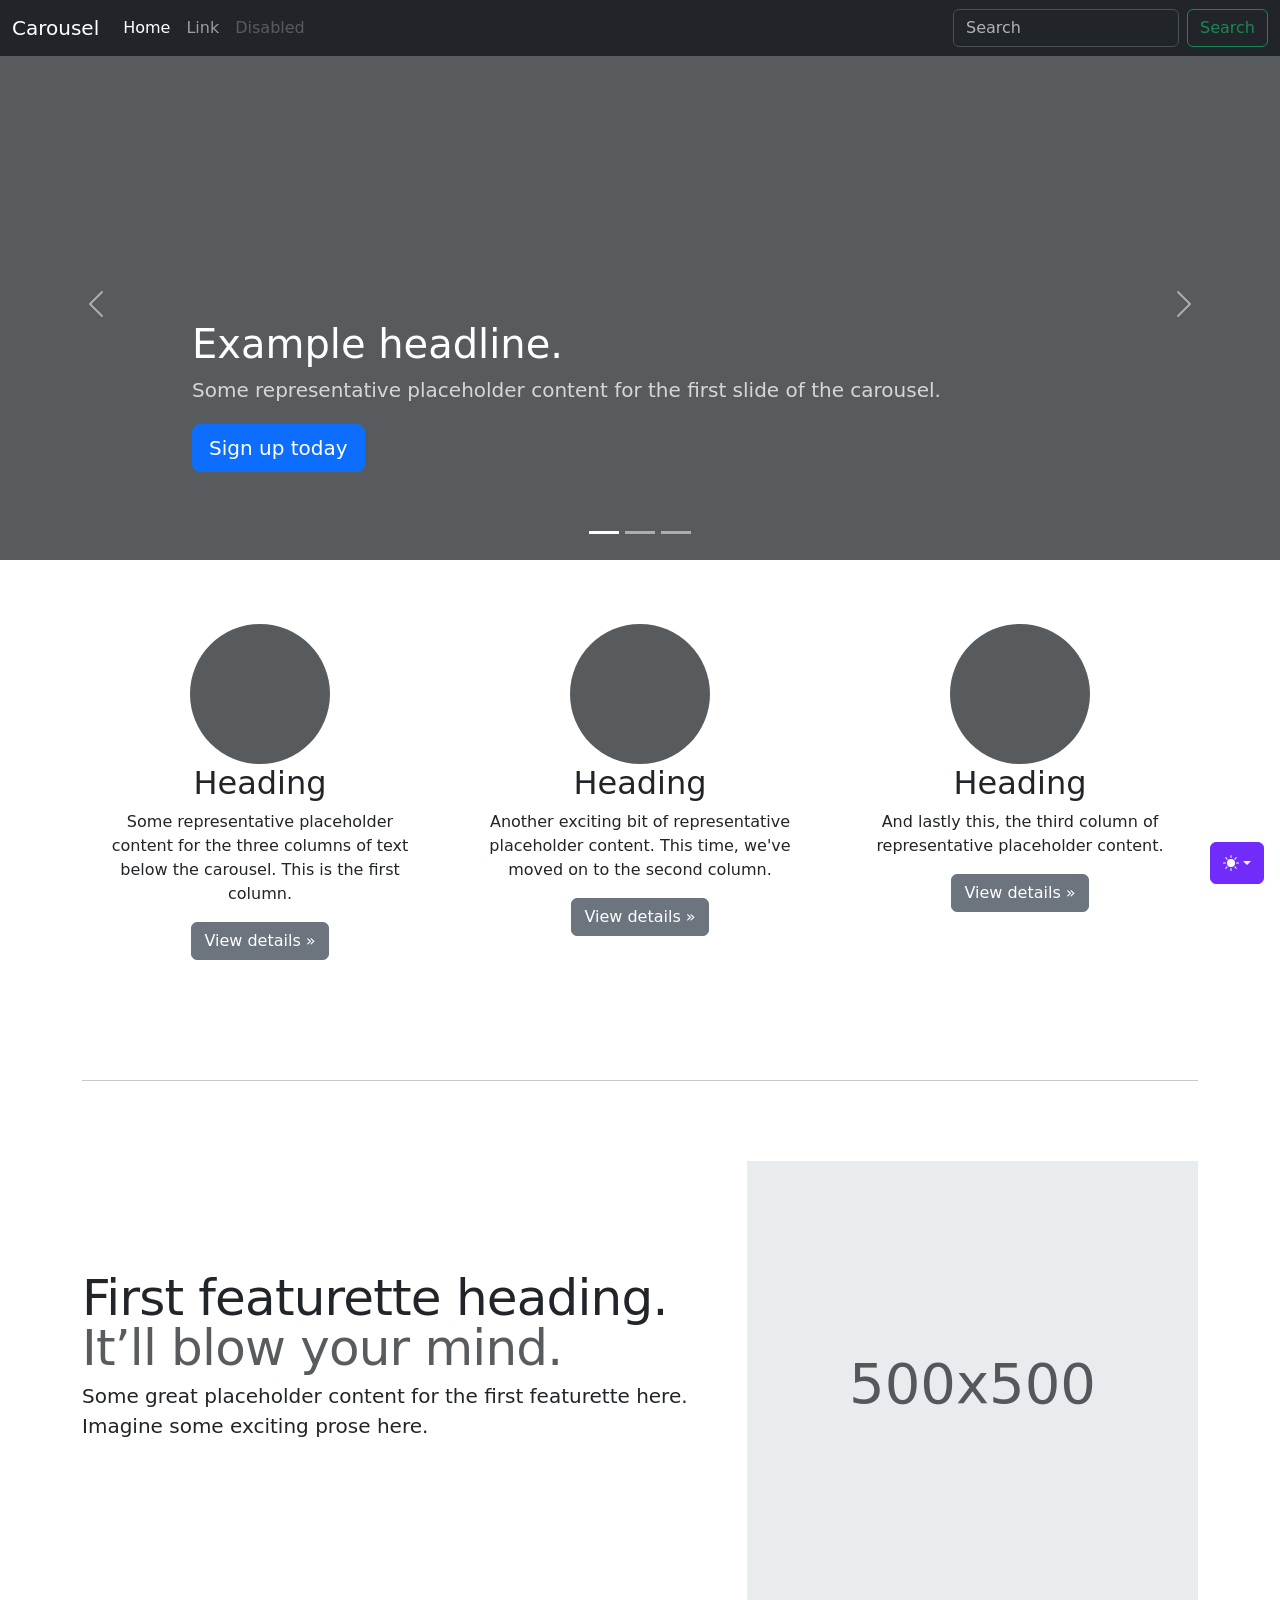
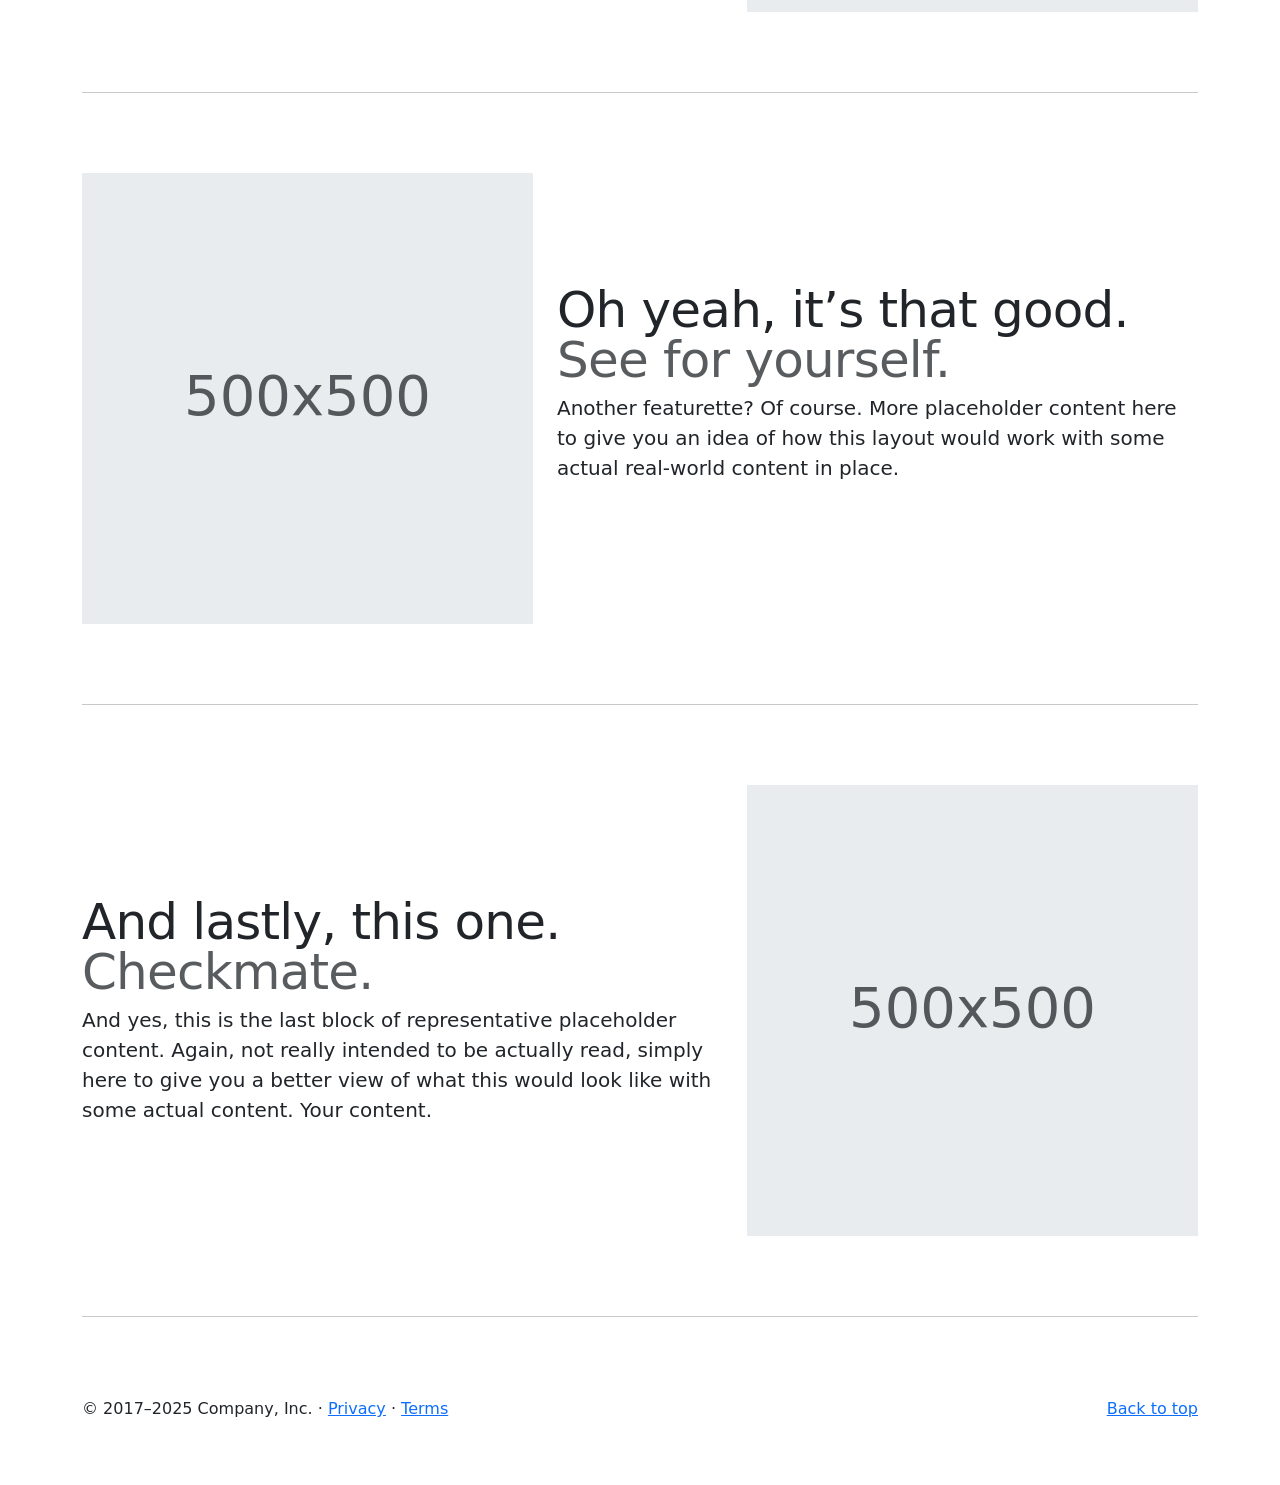
<file: bootstrap-5.3.8-examples/carousel/index.html>
<!doctype html>
<html lang="en" data-bs-theme="auto">
  <head>
    <meta charset="utf-8" />
    <meta name="viewport" content="width=device-width, initial-scale=1" />
    <meta name="description" content="" />
    <meta
      name="author"
      content="Mark Otto, Jacob Thornton, and Bootstrap contributors"
    />
    <meta name="generator" content="Astro v5.13.2" />
    <title>Carousel Template · Bootstrap v5.3</title>
    <link
      rel="canonical"
      href="https://getbootstrap.com/docs/5.3/examples/carousel/"
    />
    <script src="../assets/js/color-modes.js"></script>
    <link href="../assets/dist/css/bootstrap.min.css" rel="stylesheet" />
    <meta name="theme-color" content="#712cf9" />
    <link href="carousel.css" rel="stylesheet" />
    <style>
      .bd-placeholder-img {
        font-size: 1.125rem;
        text-anchor: middle;
        -webkit-user-select: none;
        -moz-user-select: none;
        user-select: none;
      }
      @media (min-width: 768px) {
        .bd-placeholder-img-lg {
          font-size: 3.5rem;
        }
      }
      .b-example-divider {
        width: 100%;
        height: 3rem;
        background-color: #0000001a;
        border: solid rgba(0, 0, 0, 0.15);
        border-width: 1px 0;
        box-shadow:
          inset 0 0.5em 1.5em #0000001a,
          inset 0 0.125em 0.5em #00000026;
      }
      .b-example-vr {
        flex-shrink: 0;
        width: 1.5rem;
        height: 100vh;
      }
      .bi {
        vertical-align: -0.125em;
        fill: currentColor;
      }
      .nav-scroller {
        position: relative;
        z-index: 2;
        height: 2.75rem;
        overflow-y: hidden;
      }
      .nav-scroller .nav {
        display: flex;
        flex-wrap: nowrap;
        padding-bottom: 1rem;
        margin-top: -1px;
        overflow-x: auto;
        text-align: center;
        white-space: nowrap;
        -webkit-overflow-scrolling: touch;
      }
      .btn-bd-primary {
        --bd-violet-bg: #712cf9;
        --bd-violet-rgb: 112.520718, 44.062154, 249.437846;
        --bs-btn-font-weight: 600;
        --bs-btn-color: var(--bs-white);
        --bs-btn-bg: var(--bd-violet-bg);
        --bs-btn-border-color: var(--bd-violet-bg);
        --bs-btn-hover-color: var(--bs-white);
        --bs-btn-hover-bg: #6528e0;
        --bs-btn-hover-border-color: #6528e0;
        --bs-btn-focus-shadow-rgb: var(--bd-violet-rgb);
        --bs-btn-active-color: var(--bs-btn-hover-color);
        --bs-btn-active-bg: #5a23c8;
        --bs-btn-active-border-color: #5a23c8;
      }
      .bd-mode-toggle {
        z-index: 1500;
      }
      .bd-mode-toggle .bi {
        width: 1em;
        height: 1em;
      }
      .bd-mode-toggle .dropdown-menu .active .bi {
        display: block !important;
      }
    </style>
  </head>
  <body>
    <svg xmlns="http://www.w3.org/2000/svg" class="d-none">
      <symbol id="check2" viewBox="0 0 16 16">
        <path
          d="M13.854 3.646a.5.5 0 0 1 0 .708l-7 7a.5.5 0 0 1-.708 0l-3.5-3.5a.5.5 0 1 1 .708-.708L6.5 10.293l6.646-6.647a.5.5 0 0 1 .708 0z"
        ></path>
      </symbol>
      <symbol id="circle-half" viewBox="0 0 16 16">
        <path
          d="M8 15A7 7 0 1 0 8 1v14zm0 1A8 8 0 1 1 8 0a8 8 0 0 1 0 16z"
        ></path>
      </symbol>
      <symbol id="moon-stars-fill" viewBox="0 0 16 16">
        <path
          d="M6 .278a.768.768 0 0 1 .08.858 7.208 7.208 0 0 0-.878 3.46c0 4.021 3.278 7.277 7.318 7.277.527 0 1.04-.055 1.533-.16a.787.787 0 0 1 .81.316.733.733 0 0 1-.031.893A8.349 8.349 0 0 1 8.344 16C3.734 16 0 12.286 0 7.71 0 4.266 2.114 1.312 5.124.06A.752.752 0 0 1 6 .278z"
        ></path>
        <path
          d="M10.794 3.148a.217.217 0 0 1 .412 0l.387 1.162c.173.518.579.924 1.097 1.097l1.162.387a.217.217 0 0 1 0 .412l-1.162.387a1.734 1.734 0 0 0-1.097 1.097l-.387 1.162a.217.217 0 0 1-.412 0l-.387-1.162A1.734 1.734 0 0 0 9.31 6.593l-1.162-.387a.217.217 0 0 1 0-.412l1.162-.387a1.734 1.734 0 0 0 1.097-1.097l.387-1.162zM13.863.099a.145.145 0 0 1 .274 0l.258.774c.115.346.386.617.732.732l.774.258a.145.145 0 0 1 0 .274l-.774.258a1.156 1.156 0 0 0-.732.732l-.258.774a.145.145 0 0 1-.274 0l-.258-.774a1.156 1.156 0 0 0-.732-.732l-.774-.258a.145.145 0 0 1 0-.274l.774-.258c.346-.115.617-.386.732-.732L13.863.1z"
        ></path>
      </symbol>
      <symbol id="sun-fill" viewBox="0 0 16 16">
        <path
          d="M8 12a4 4 0 1 0 0-8 4 4 0 0 0 0 8zM8 0a.5.5 0 0 1 .5.5v2a.5.5 0 0 1-1 0v-2A.5.5 0 0 1 8 0zm0 13a.5.5 0 0 1 .5.5v2a.5.5 0 0 1-1 0v-2A.5.5 0 0 1 8 13zm8-5a.5.5 0 0 1-.5.5h-2a.5.5 0 0 1 0-1h2a.5.5 0 0 1 .5.5zM3 8a.5.5 0 0 1-.5.5h-2a.5.5 0 0 1 0-1h2A.5.5 0 0 1 3 8zm10.657-5.657a.5.5 0 0 1 0 .707l-1.414 1.415a.5.5 0 1 1-.707-.708l1.414-1.414a.5.5 0 0 1 .707 0zm-9.193 9.193a.5.5 0 0 1 0 .707L3.05 13.657a.5.5 0 0 1-.707-.707l1.414-1.414a.5.5 0 0 1 .707 0zm9.193 2.121a.5.5 0 0 1-.707 0l-1.414-1.414a.5.5 0 0 1 .707-.707l1.414 1.414a.5.5 0 0 1 0 .707zM4.464 4.465a.5.5 0 0 1-.707 0L2.343 3.05a.5.5 0 1 1 .707-.707l1.414 1.414a.5.5 0 0 1 0 .708z"
        ></path>
      </symbol>
    </svg>
    <div
      class="dropdown position-fixed bottom-0 end-0 mb-3 me-3 bd-mode-toggle"
    >
      <button
        class="btn btn-bd-primary py-2 dropdown-toggle d-flex align-items-center"
        id="bd-theme"
        type="button"
        aria-expanded="false"
        data-bs-toggle="dropdown"
        aria-label="Toggle theme (auto)"
      >
        <svg class="bi my-1 theme-icon-active" aria-hidden="true">
          <use href="#circle-half"></use>
        </svg>
        <span class="visually-hidden" id="bd-theme-text">Toggle theme</span>
      </button>
      <ul
        class="dropdown-menu dropdown-menu-end shadow"
        aria-labelledby="bd-theme-text"
      >
        <li>
          <button
            type="button"
            class="dropdown-item d-flex align-items-center"
            data-bs-theme-value="light"
            aria-pressed="false"
          >
            <svg class="bi me-2 opacity-50" aria-hidden="true">
              <use href="#sun-fill"></use>
            </svg>
            Light
            <svg class="bi ms-auto d-none" aria-hidden="true">
              <use href="#check2"></use>
            </svg>
          </button>
        </li>
        <li>
          <button
            type="button"
            class="dropdown-item d-flex align-items-center"
            data-bs-theme-value="dark"
            aria-pressed="false"
          >
            <svg class="bi me-2 opacity-50" aria-hidden="true">
              <use href="#moon-stars-fill"></use>
            </svg>
            Dark
            <svg class="bi ms-auto d-none" aria-hidden="true">
              <use href="#check2"></use>
            </svg>
          </button>
        </li>
        <li>
          <button
            type="button"
            class="dropdown-item d-flex align-items-center active"
            data-bs-theme-value="auto"
            aria-pressed="true"
          >
            <svg class="bi me-2 opacity50" aria-hidden="true">
              <use href="Zombatar_3.jpg"> </use>
            </svg>
            Auto
            <svg class="bi ms-auto d-none" aria-hidden="true">
              <use href="#check2"></use>
            </svg>
          </button>
        </li>
      </ul>
    </div>
    <header data-bs-theme="dark">
      <nav class="navbar navbar-expand-md navbar-dark fixed-top bg-dark">
        <div class="container-fluid">
          <a class="navbar-brand" href="#">Carousel</a>
          <button
            class="navbar-toggler"
            type="button"
            data-bs-toggle="collapse"
            data-bs-target="#navbarCollapse"
            aria-controls="navbarCollapse"
            aria-expanded="false"
            aria-label="Toggle navigation"
          >
            <span class="navbar-toggler-icon"></span>
          </button>
          <div class="collapse navbar-collapse" id="navbarCollapse">
            <ul class="navbar-nav me-auto mb-2 mb-md-0">
              <li class="nav-item">
                <a class="nav-link active" aria-current="page" href="#">Home</a>
              </li>
              <li class="nav-item"><a class="nav-link" href="#">Link</a></li>
              <li class="nav-item">
                <a class="nav-link disabled" aria-disabled="true">Disabled</a>
              </li>
            </ul>
            <form class="d-flex" role="search">
              <input
                class="form-control me-2"
                type="search"
                placeholder="Search"
                aria-label="Search"
              />
              <button class="btn btn-outline-success" type="submit">
                Search
              </button>
            </form>
          </div>
        </div>
      </nav>
    </header>
    <main>
      <div id="myCarousel" class="carousel slide mb-6" data-bs-ride="carousel">
        <div class="carousel-indicators">
          <button
            type="button"
            data-bs-target="#myCarousel"
            data-bs-slide-to="0"
            class="active"
            aria-current="true"
            aria-label="Slide 1"
          ></button>
          <button
            type="button"
            data-bs-target="#myCarousel"
            data-bs-slide-to="1"
            aria-label="Slide 2"
          ></button>
          <button
            type="button"
            data-bs-target="#myCarousel"
            data-bs-slide-to="2"
            aria-label="Slide 3"
          ></button>
        </div>
        <div class="carousel-inner">
          <div class="carousel-item active">
            <svg
              aria-hidden="true"
              class="bd-placeholder-img"
              height="100%"
              preserveAspectRatio="xMidYMid slice"
              width="100%"
              xmlns="http://www.w3.org/2000/svg"
            >
              <rect
                width="100%"
                height="100%"
                fill="var(--bs-secondary-color)"
              ></rect>
            </svg>
            <div class="container">
              <div class="carousel-caption text-start">
                <h1>Example headline.</h1>
                <p class="opacity-75">
                  Some representative placeholder content for the first slide of
                  the carousel.
                </p>
                <p>
                  <a class="btn btn-lg btn-primary" href="#">Sign up today</a>
                </p>
              </div>
            </div>
          </div>
          <div class="carousel-item">
            <svg
              aria-hidden="true"
              class="bd-placeholder-img"
              height="100%"
              preserveAspectRatio="xMidYMid slice"
              width="100%"
              xmlns="http://www.w3.org/2000/svg"
            >
              <rect
                width="100%"
                height="100%"
                fill="var(--bs-secondary-color)"
              ></rect>
            </svg>
            <div class="container">
              <div class="carousel-caption">
                <h1>Another example headline.</h1>
                <p>
                  Some representative placeholder content for the second slide
                  of the carousel.
                </p>
                <p><a class="btn btn-lg btn-primary" href="#">Learn more</a></p>
              </div>
            </div>
          </div>
          <div class="carousel-item">
            <svg
              aria-hidden="true"
              class="bd-placeholder-img"
              height="100%"
              preserveAspectRatio="xMidYMid slice"
              width="100%"
              xmlns="http://www.w3.org/2000/svg"
            >
              <rect
                width="100%"
                height="100%"
                fill="var(--bs-secondary-color)"
              ></rect>
            </svg>
            <div class="container">
              <div class="carousel-caption text-end">
                <h1>One more for good measure.</h1>
                <p>
                  Some representative placeholder content for the third slide of
                  this carousel.
                </p>
                <p>
                  <a class="btn btn-lg btn-primary" href="#">Browse gallery</a>
                </p>
              </div>
            </div>
          </div>
        </div>
        <button
          class="carousel-control-prev"
          type="button"
          data-bs-target="#myCarousel"
          data-bs-slide="prev"
        >
          <span class="carousel-control-prev-icon" aria-hidden="true"></span>
          <span class="visually-hidden">Previous</span>
        </button>
        <button
          class="carousel-control-next"
          type="button"
          data-bs-target="#myCarousel"
          data-bs-slide="next"
        >
          <span class="carousel-control-next-icon" aria-hidden="true"></span>
          <span class="visually-hidden">Next</span>
        </button>
      </div>
      <!-- Marketing messaging and featurettes
  ================================================== -->
      <!-- Wrap the rest of the page in another container to center all the content. -->
      <div class="container marketing">
        <!-- Three columns of text below the carousel -->
        <div class="row">
          <div class="col-lg-4">
            <svg
              aria-label="Placeholder"
              class="bd-placeholder-img rounded-circle"
              height="140"
              preserveAspectRatio="xMidYMid slice"
              role="img"
              width="140"
              xmlns="http://www.w3.org/2000/svg"
            >
              <title>Placeholder</title>
              <rect
                width="100%"
                height="100%"
                fill="var(--bs-secondary-color)"
              ></rect>
            </svg>
            <h2 class="fw-normal">Heading</h2>
            <p>
              Some representative placeholder content for the three columns of
              text below the carousel. This is the first column.
            </p>
            <p>
              <a class="btn btn-secondary" href="#">View details &raquo;</a>
            </p>
          </div>
          <!-- /.col-lg-4 -->
          <div class="col-lg-4">
            <svg
              aria-label="Placeholder"
              class="bd-placeholder-img rounded-circle"
              height="140"
              preserveAspectRatio="xMidYMid slice"
              role="img"
              width="140"
              xmlns="http://www.w3.org/2000/svg"
            >
              <title>Placeholder</title>
              <rect
                width="100%"
                height="100%"
                fill="var(--bs-secondary-color)"
              ></rect>
            </svg>
            <h2 class="fw-normal">Heading</h2>
            <p>
              Another exciting bit of representative placeholder content. This
              time, we've moved on to the second column.
            </p>
            <p>
              <a class="btn btn-secondary" href="#">View details &raquo;</a>
            </p>
          </div>
          <!-- /.col-lg-4 -->
          <div class="col-lg-4">
            <svg
              aria-label="Placeholder"
              class="bd-placeholder-img rounded-circle"
              height="140"
              preserveAspectRatio="xMidYMid slice"
              role="img"
              width="140"
              xmlns="http://www.w3.org/2000/svg"
            >
              <title>Placeholder</title>
              <rect
                width="100%"
                height="100%"
                fill="var(--bs-secondary-color)"
              ></rect>
            </svg>
            <h2 class="fw-normal">Heading</h2>
            <p>
              And lastly this, the third column of representative placeholder
              content.
            </p>
            <p>
              <a class="btn btn-secondary" href="#">View details &raquo;</a>
            </p>
          </div>
          <!-- /.col-lg-4 -->
        </div>
        <!-- /.row -->
        <!-- START THE FEATURETTES -->
        <hr class="featurette-divider" />
        <div class="row featurette">
          <div class="col-md-7">
            <h2 class="featurette-heading fw-normal lh-1">
              First featurette heading.
              <span class="text-body-secondary">It’ll blow your mind.</span>
            </h2>
            <p class="lead">
              Some great placeholder content for the first featurette here.
              Imagine some exciting prose here.
            </p>
          </div>
          <div class="col-md-5">
            <svg
              aria-label="Placeholder: 500x500"
              class="bd-placeholder-img bd-placeholder-img-lg featurette-image img-fluid mx-auto"
              height="500"
              preserveAspectRatio="xMidYMid slice"
              role="img"
              width="500"
              xmlns="http://www.w3.org/2000/svg"
            >
              <title>Placeholder</title>
              <rect
                width="100%"
                height="100%"
                fill="var(--bs-secondary-bg)"
              ></rect>
              <text x="50%" y="50%" fill="var(--bs-secondary-color)" dy=".3em">
                500x500
              </text>
            </svg>
          </div>
        </div>
        <hr class="featurette-divider" />
        <div class="row featurette">
          <div class="col-md-7 order-md-2">
            <h2 class="featurette-heading fw-normal lh-1">
              Oh yeah, it’s that good.
              <span class="text-body-secondary">See for yourself.</span>
            </h2>
            <p class="lead">
              Another featurette? Of course. More placeholder content here to
              give you an idea of how this layout would work with some actual
              real-world content in place.
            </p>
          </div>
          <div class="col-md-5 order-md-1">
            <svg
              aria-label="Placeholder: 500x500"
              class="bd-placeholder-img bd-placeholder-img-lg featurette-image img-fluid mx-auto"
              height="500"
              preserveAspectRatio="xMidYMid slice"
              role="img"
              width="500"
              xmlns="http://www.w3.org/2000/svg"
            >
              <title>Placeholder</title>
              <rect
                width="100%"
                height="100%"
                fill="var(--bs-secondary-bg)"
              ></rect>
              <text x="50%" y="50%" fill="var(--bs-secondary-color)" dy=".3em">
                500x500
              </text>
            </svg>
          </div>
        </div>
        <hr class="featurette-divider" />
        <div class="row featurette">
          <div class="col-md-7">
            <h2 class="featurette-heading fw-normal lh-1">
              And lastly, this one.
              <span class="text-body-secondary">Checkmate.</span>
            </h2>
            <p class="lead">
              And yes, this is the last block of representative placeholder
              content. Again, not really intended to be actually read, simply
              here to give you a better view of what this would look like with
              some actual content. Your content.
            </p>
          </div>
          <div class="col-md-5">
            <svg
              aria-label="Placeholder: 500x500"
              class="bd-placeholder-img bd-placeholder-img-lg featurette-image img-fluid mx-auto"
              height="500"
              preserveAspectRatio="xMidYMid slice"
              role="img"
              width="500"
              xmlns="http://www.w3.org/2000/svg"
            >
              <title>Placeholder</title>
              <rect
                width="100%"
                height="100%"
                fill="var(--bs-secondary-bg)"
              ></rect>
              <text x="50%" y="50%" fill="var(--bs-secondary-color)" dy=".3em">
                500x500
              </text>
            </svg>
          </div>
        </div>
        <hr class="featurette-divider" />
        <!-- /END THE FEATURETTES -->
      </div>
      <!-- /.container -->
      <!-- FOOTER -->
      <footer class="container">
        <p class="float-end"><a href="#">Back to top</a></p>
        <p>
          &copy; 2017–2025 Company, Inc. &middot;
          <a href="#">Privacy</a> &middot; <a href="#">Terms</a>
        </p>
      </footer>
    </main>
    <script
      src="../assets/dist/js/bootstrap.bundle.min.js"
      class="astro-vvvwv3sm"
    ></script>
  </body>
</html>
</file>
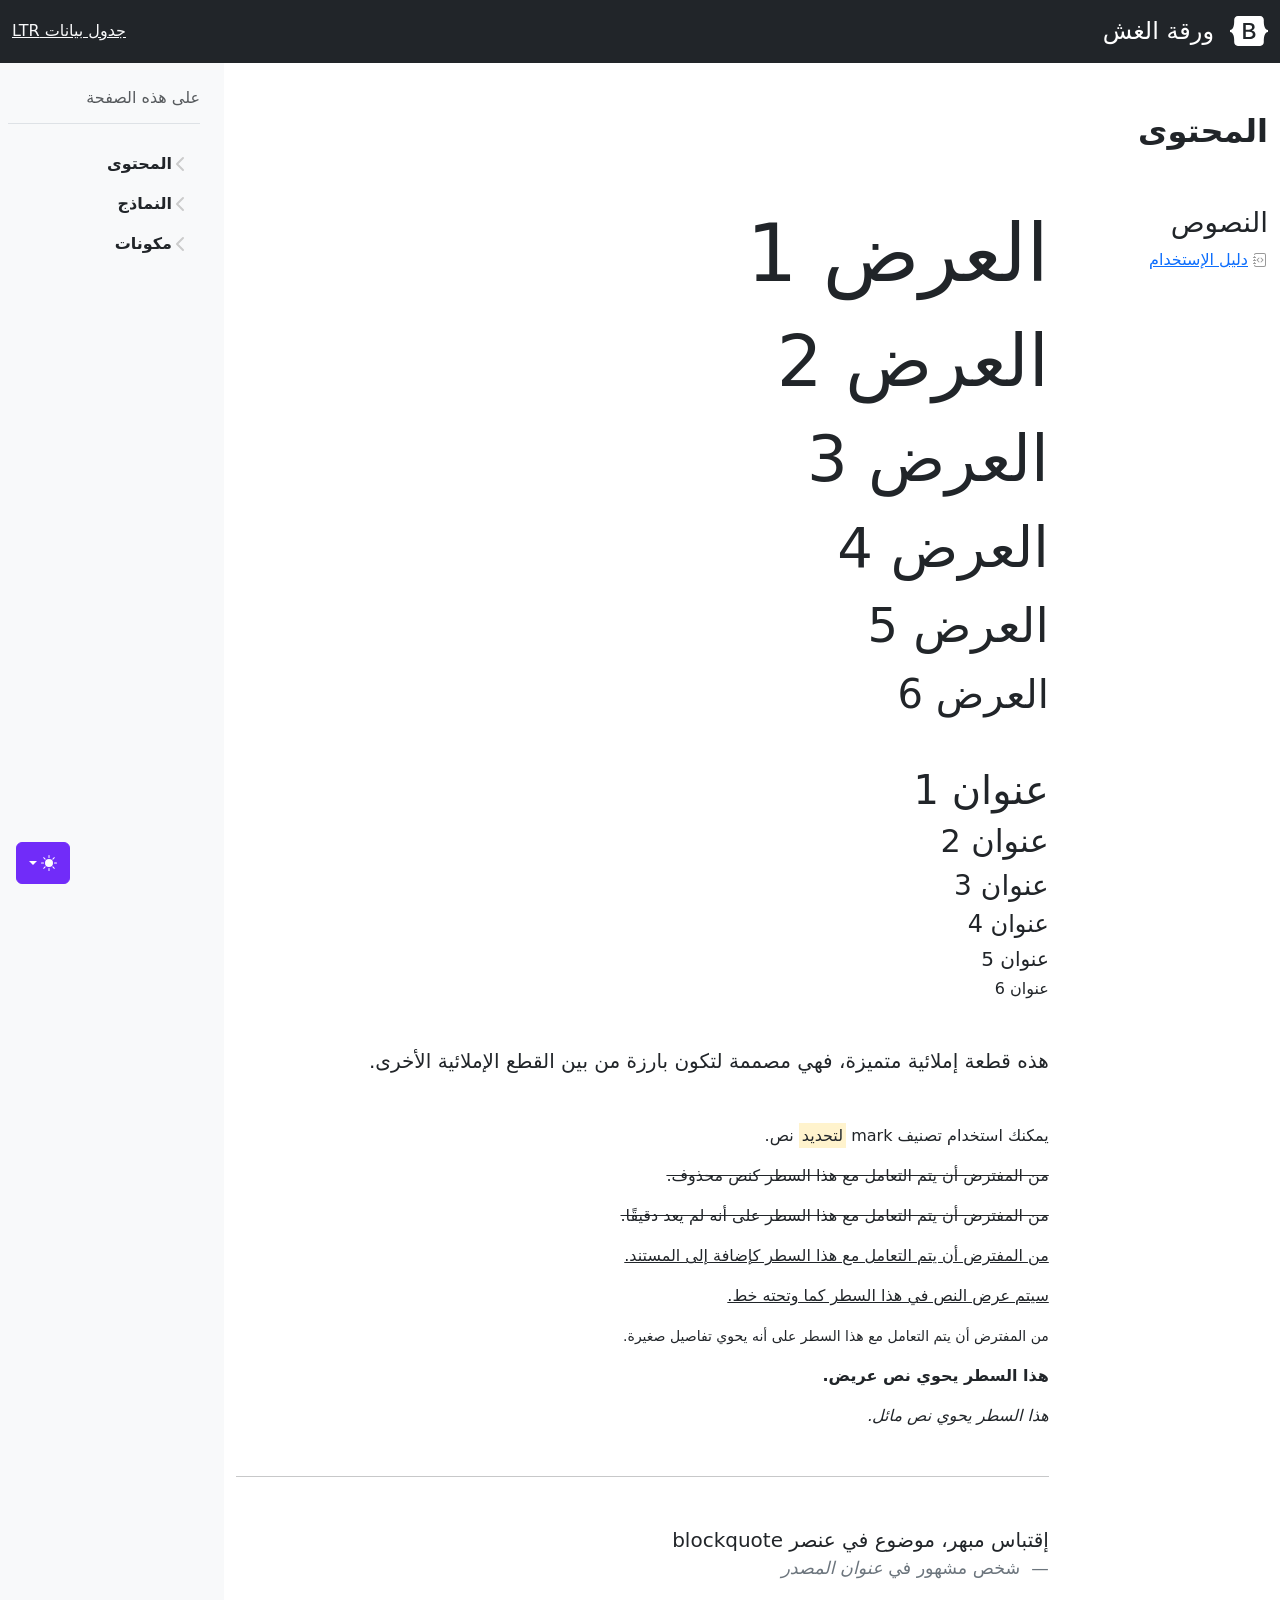
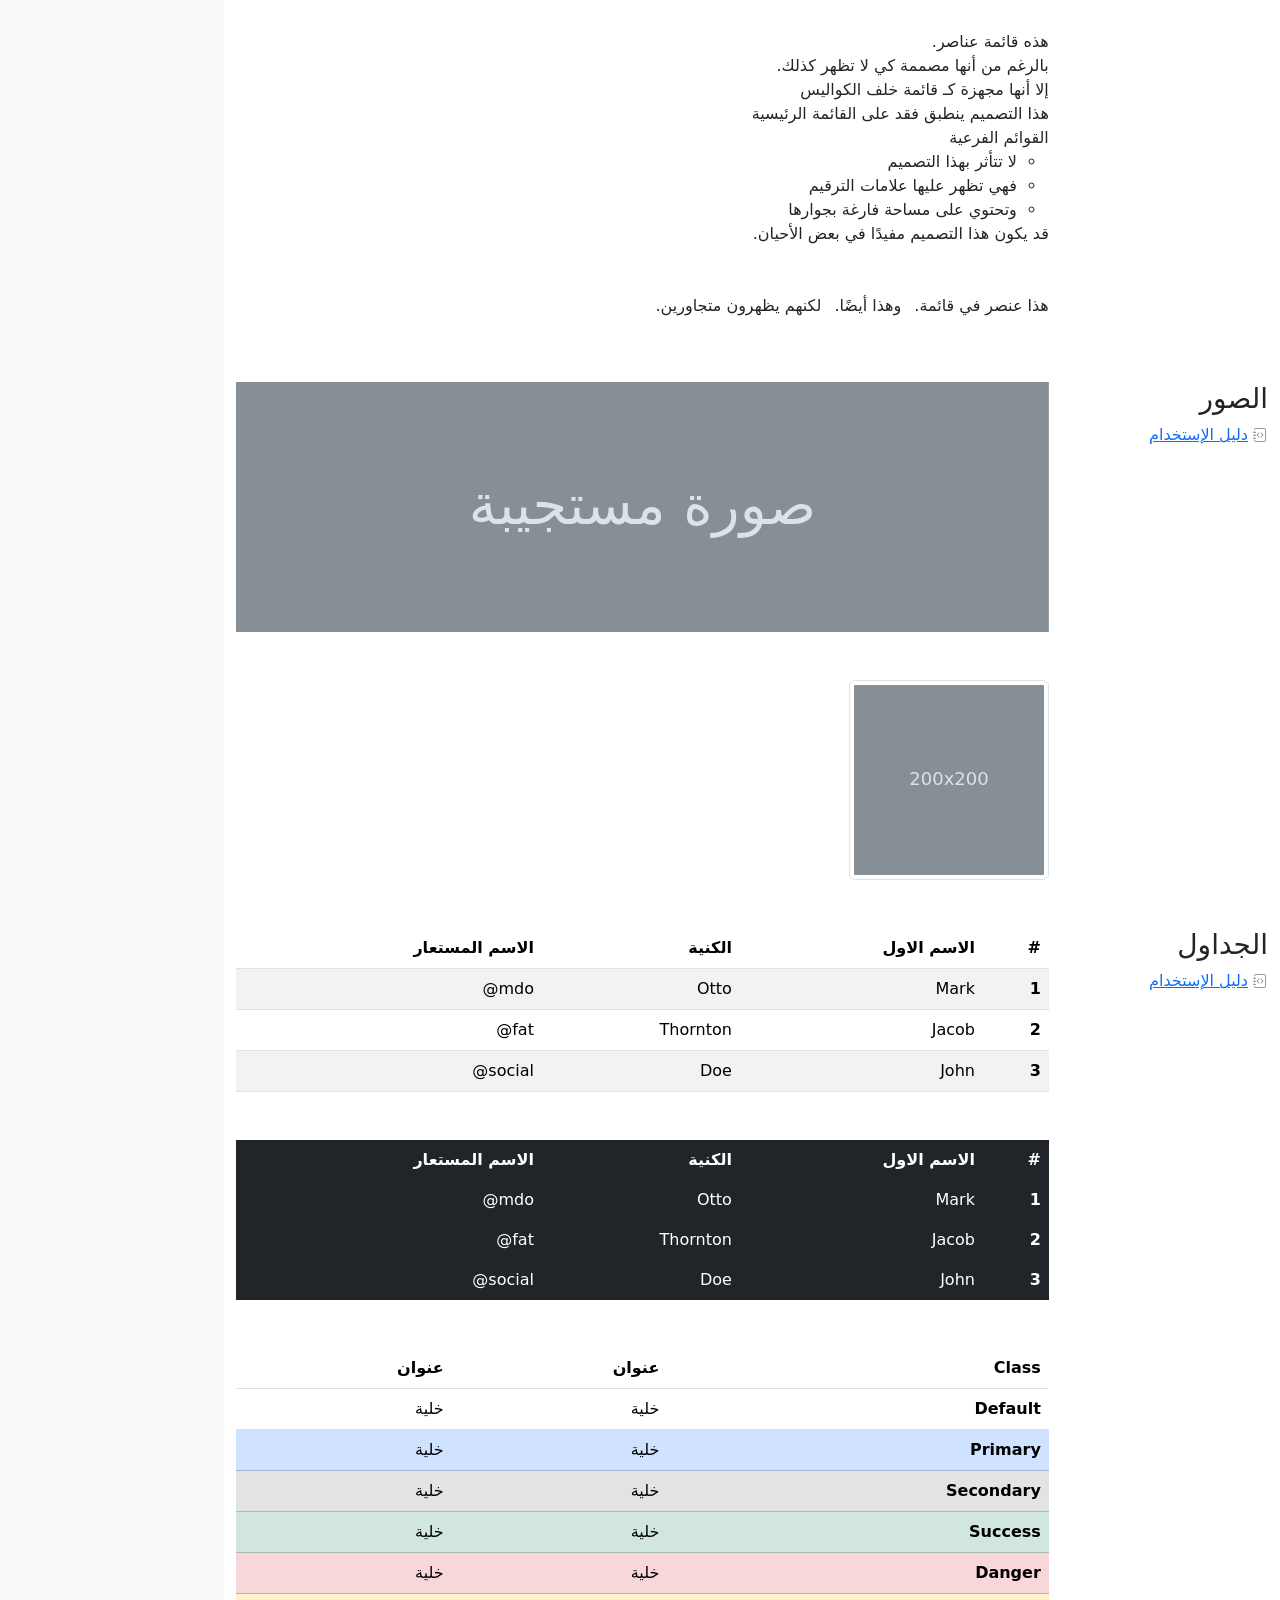
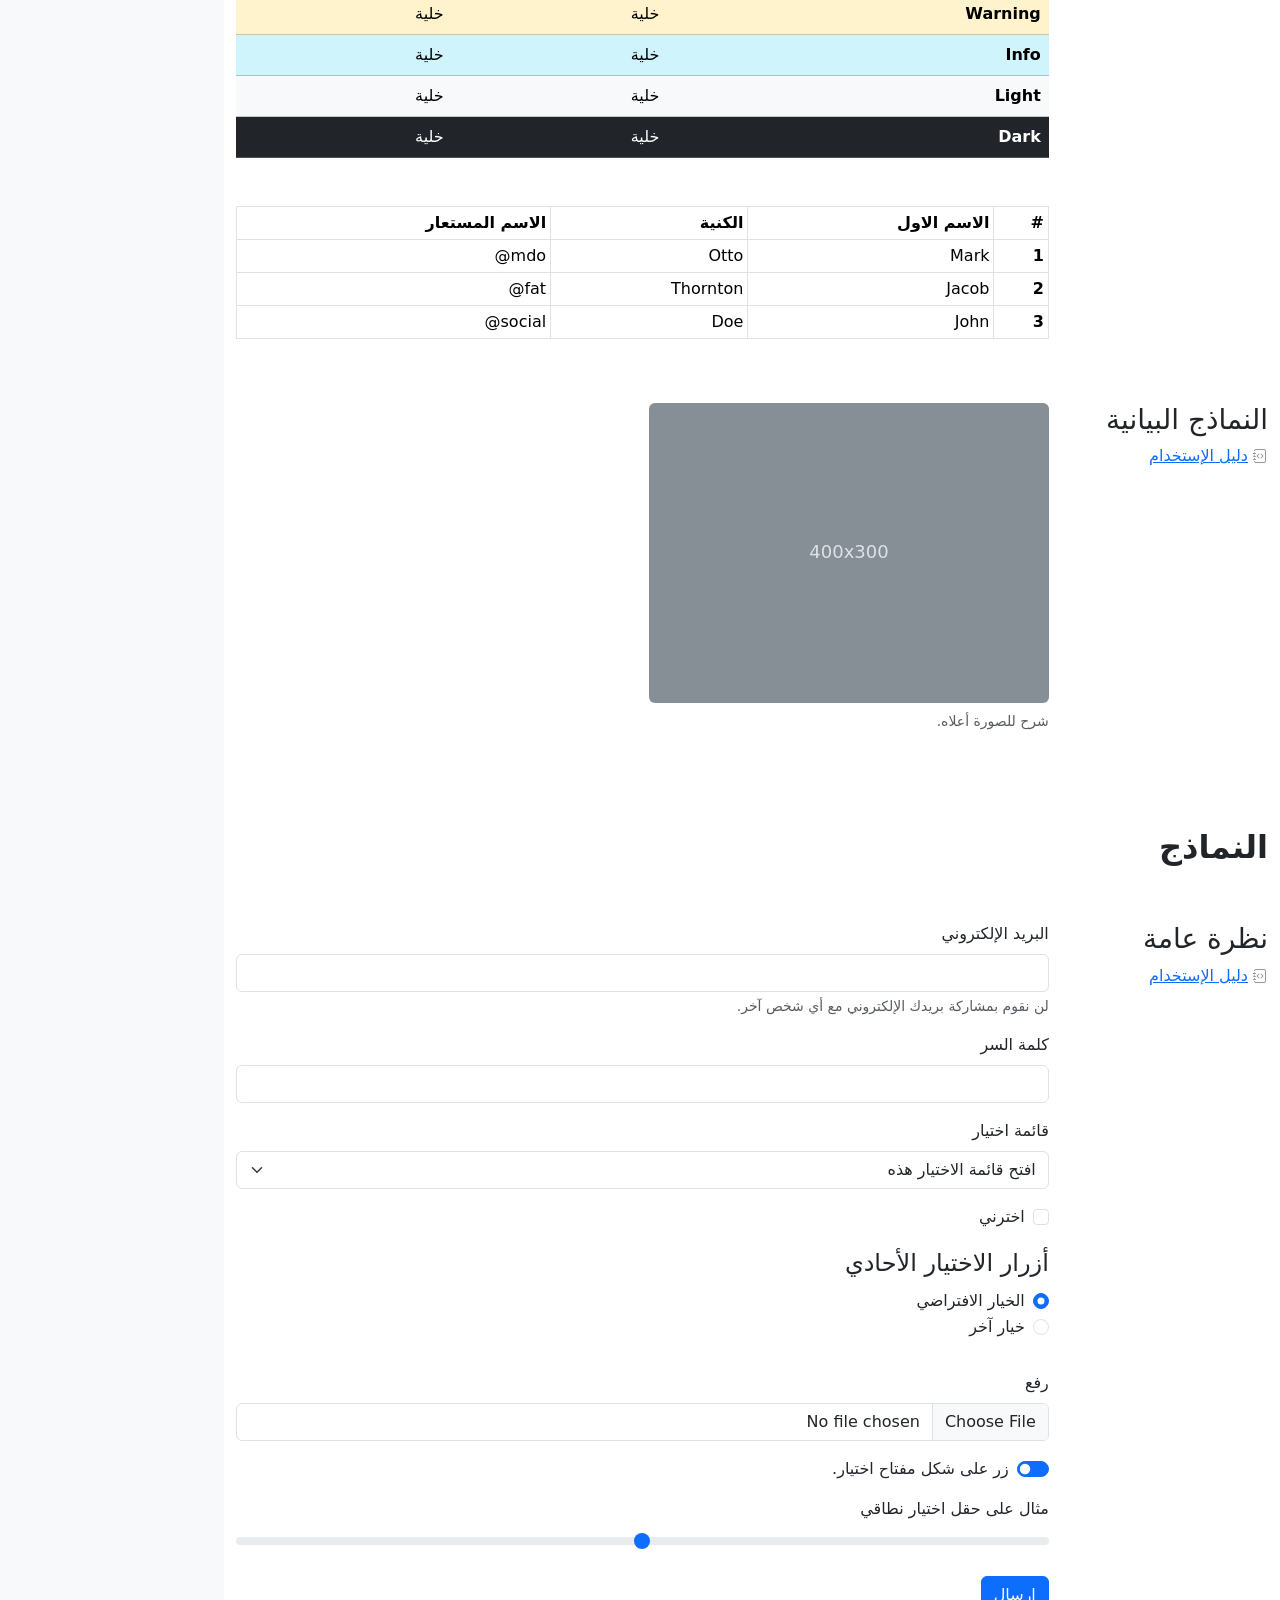
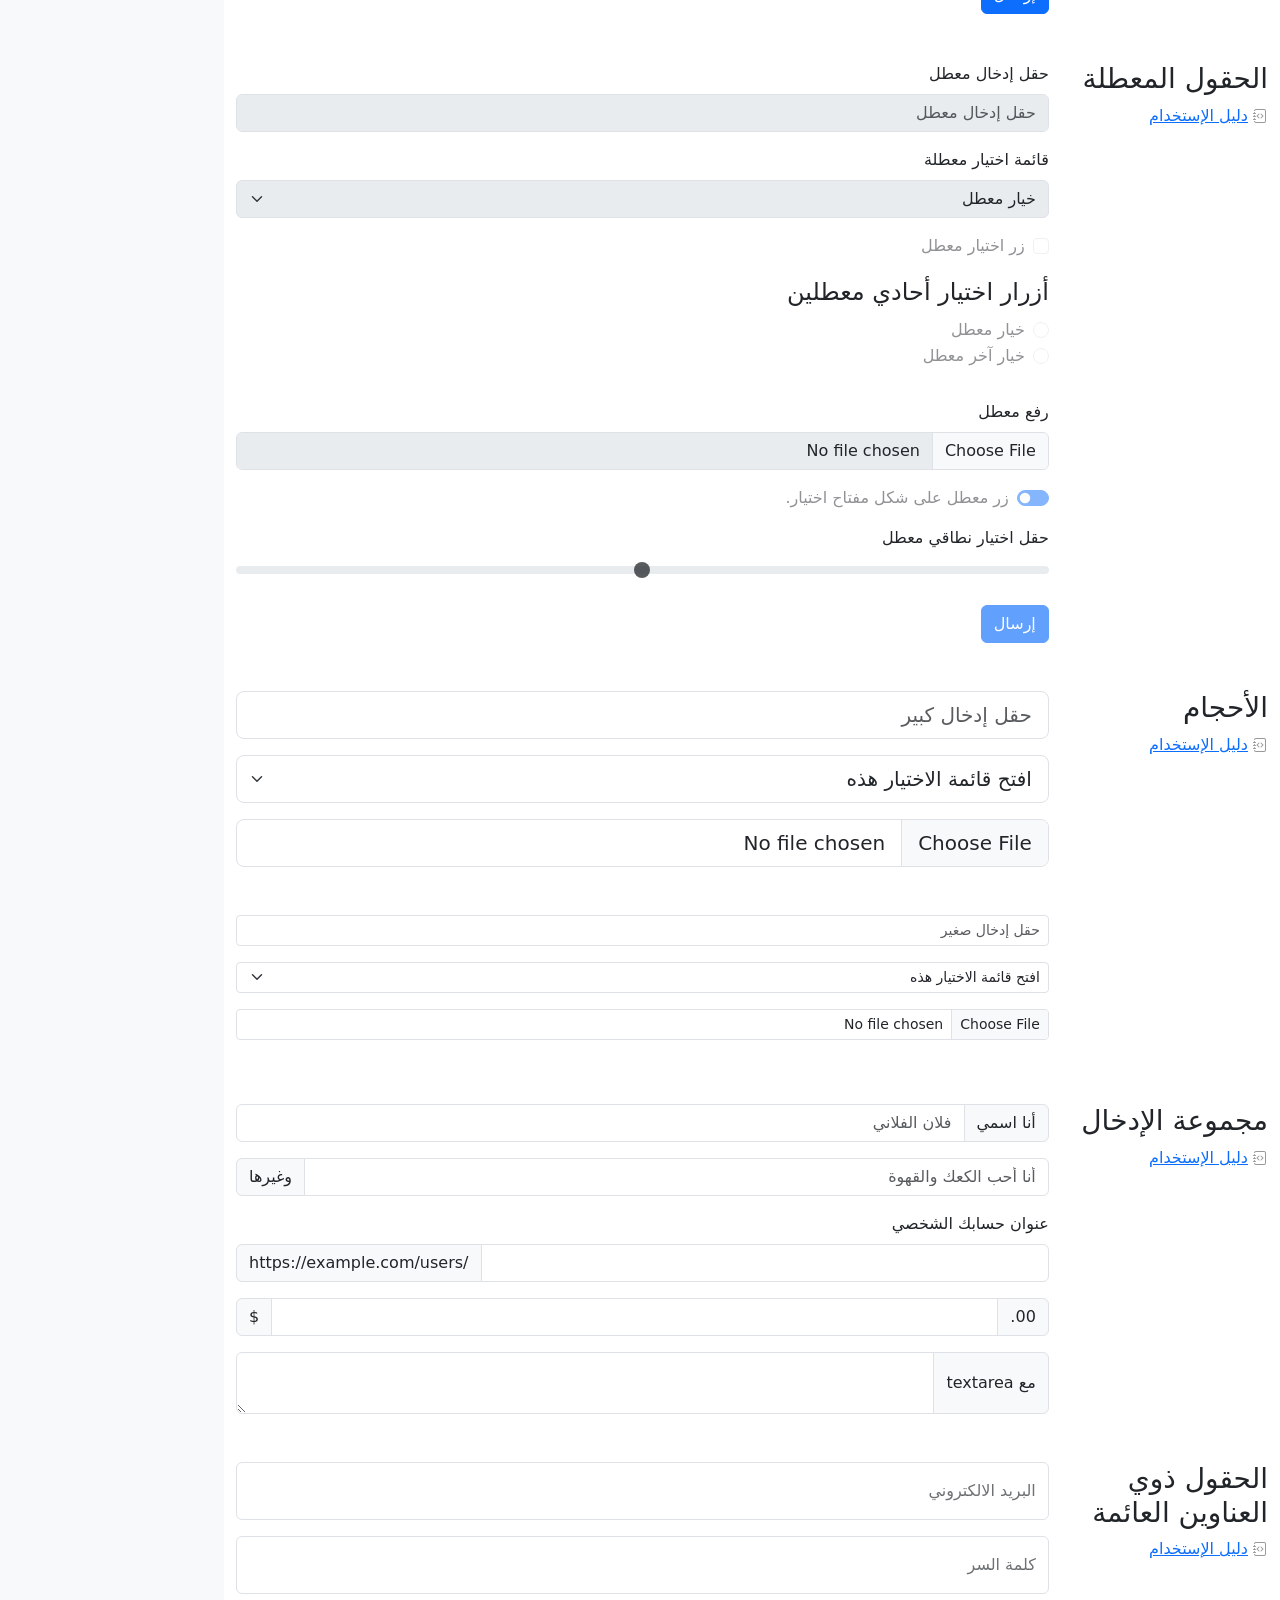
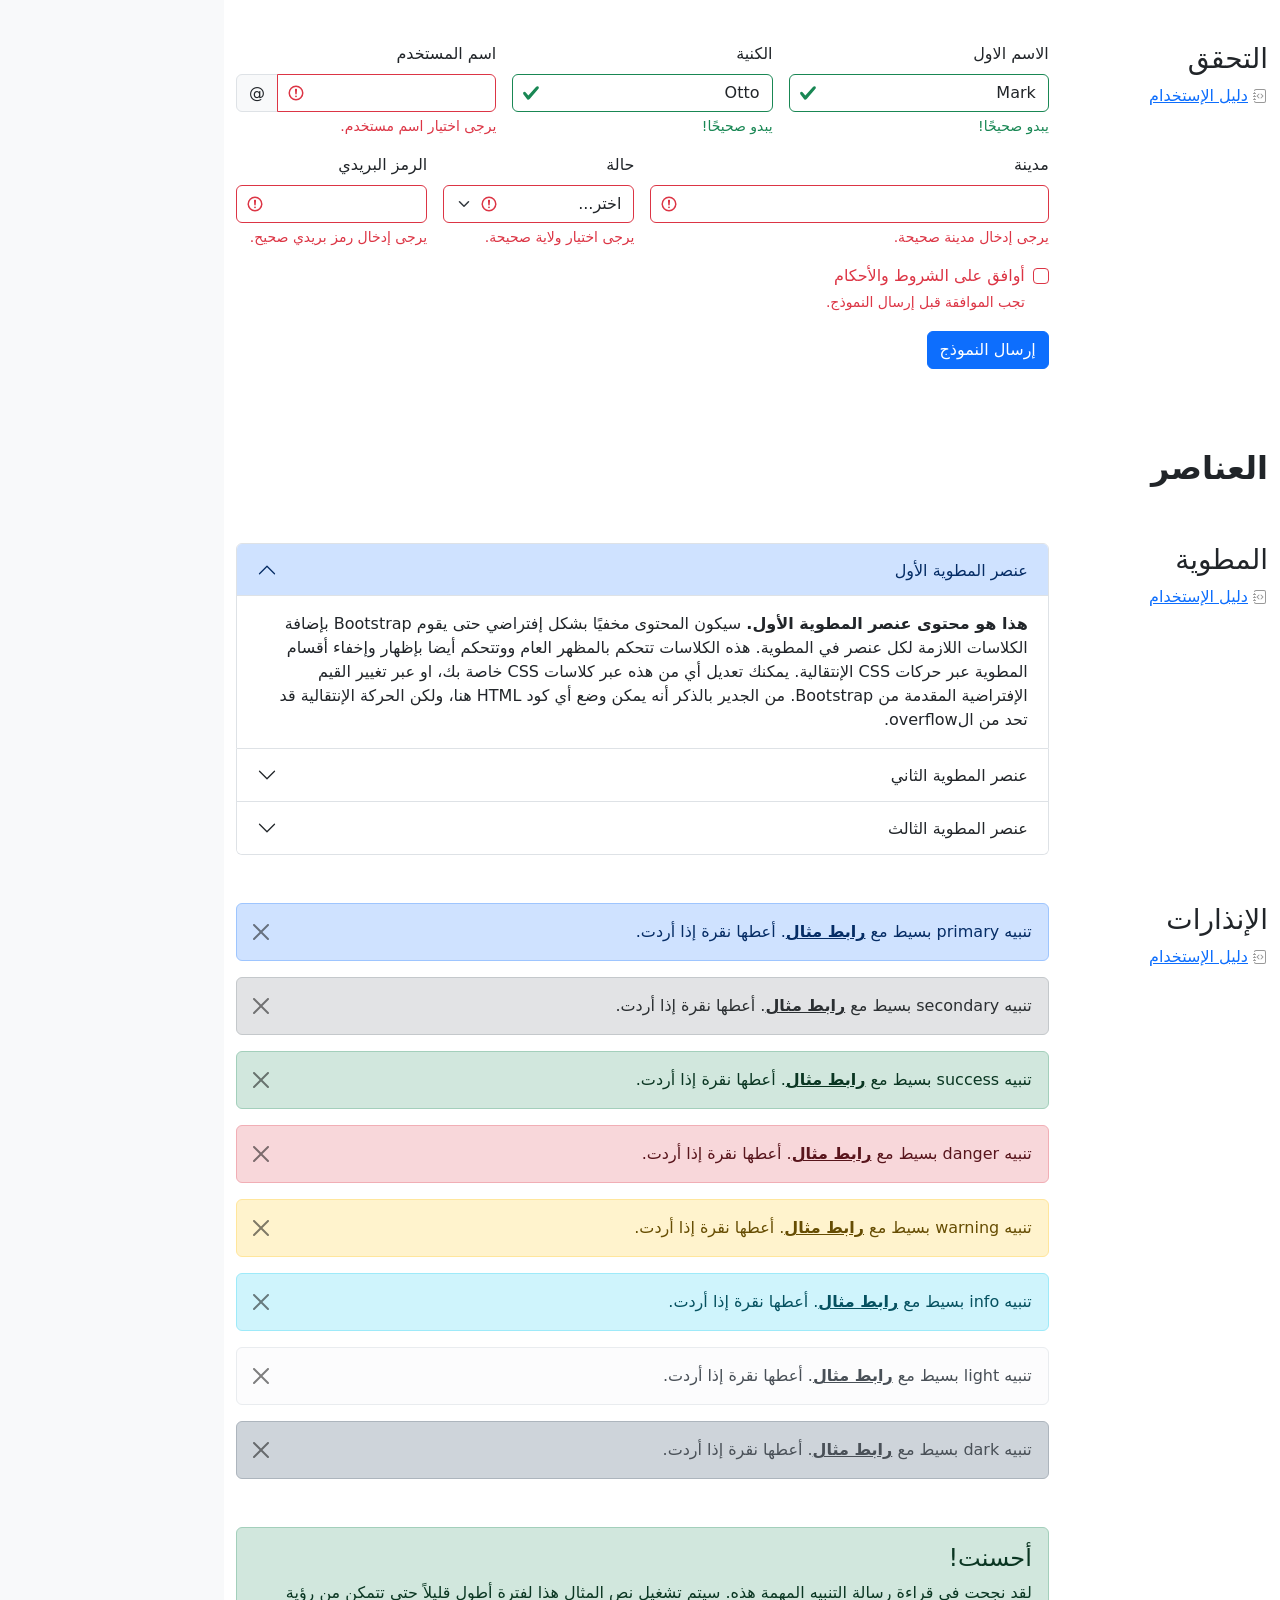
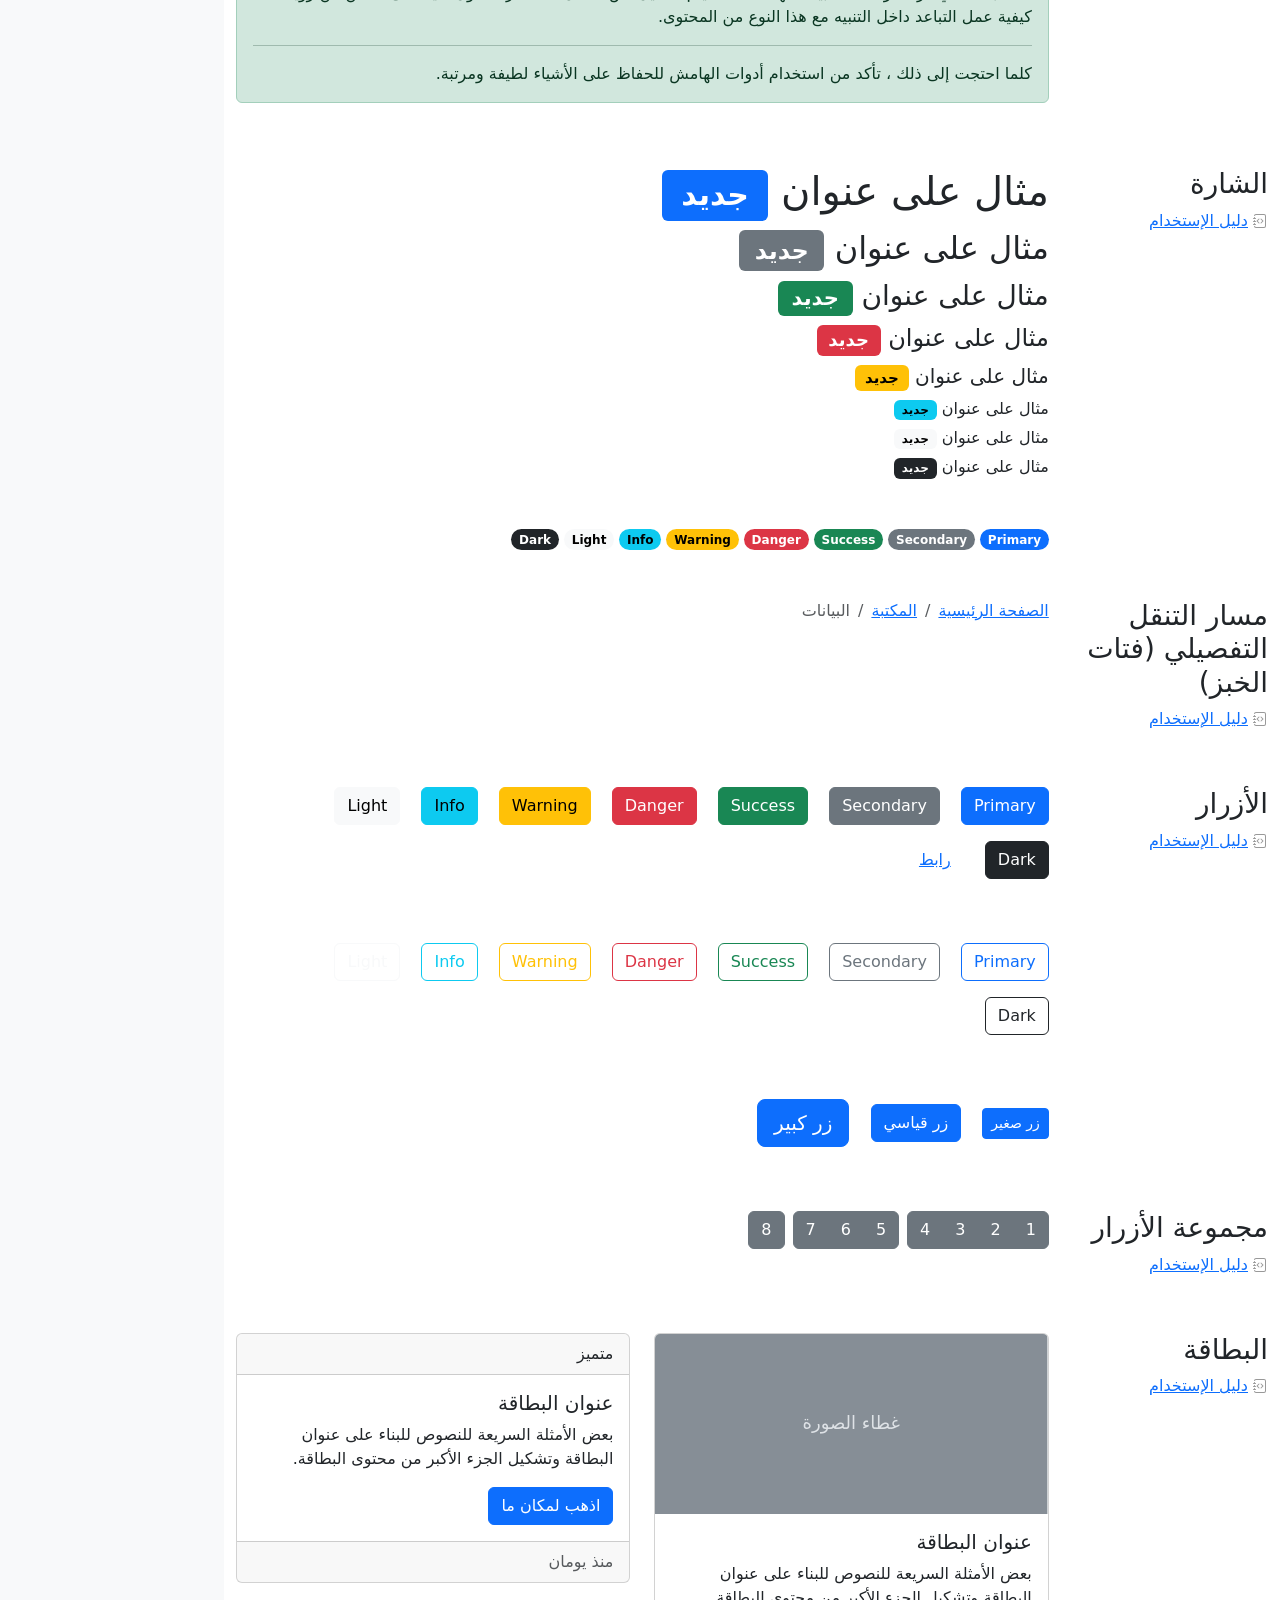
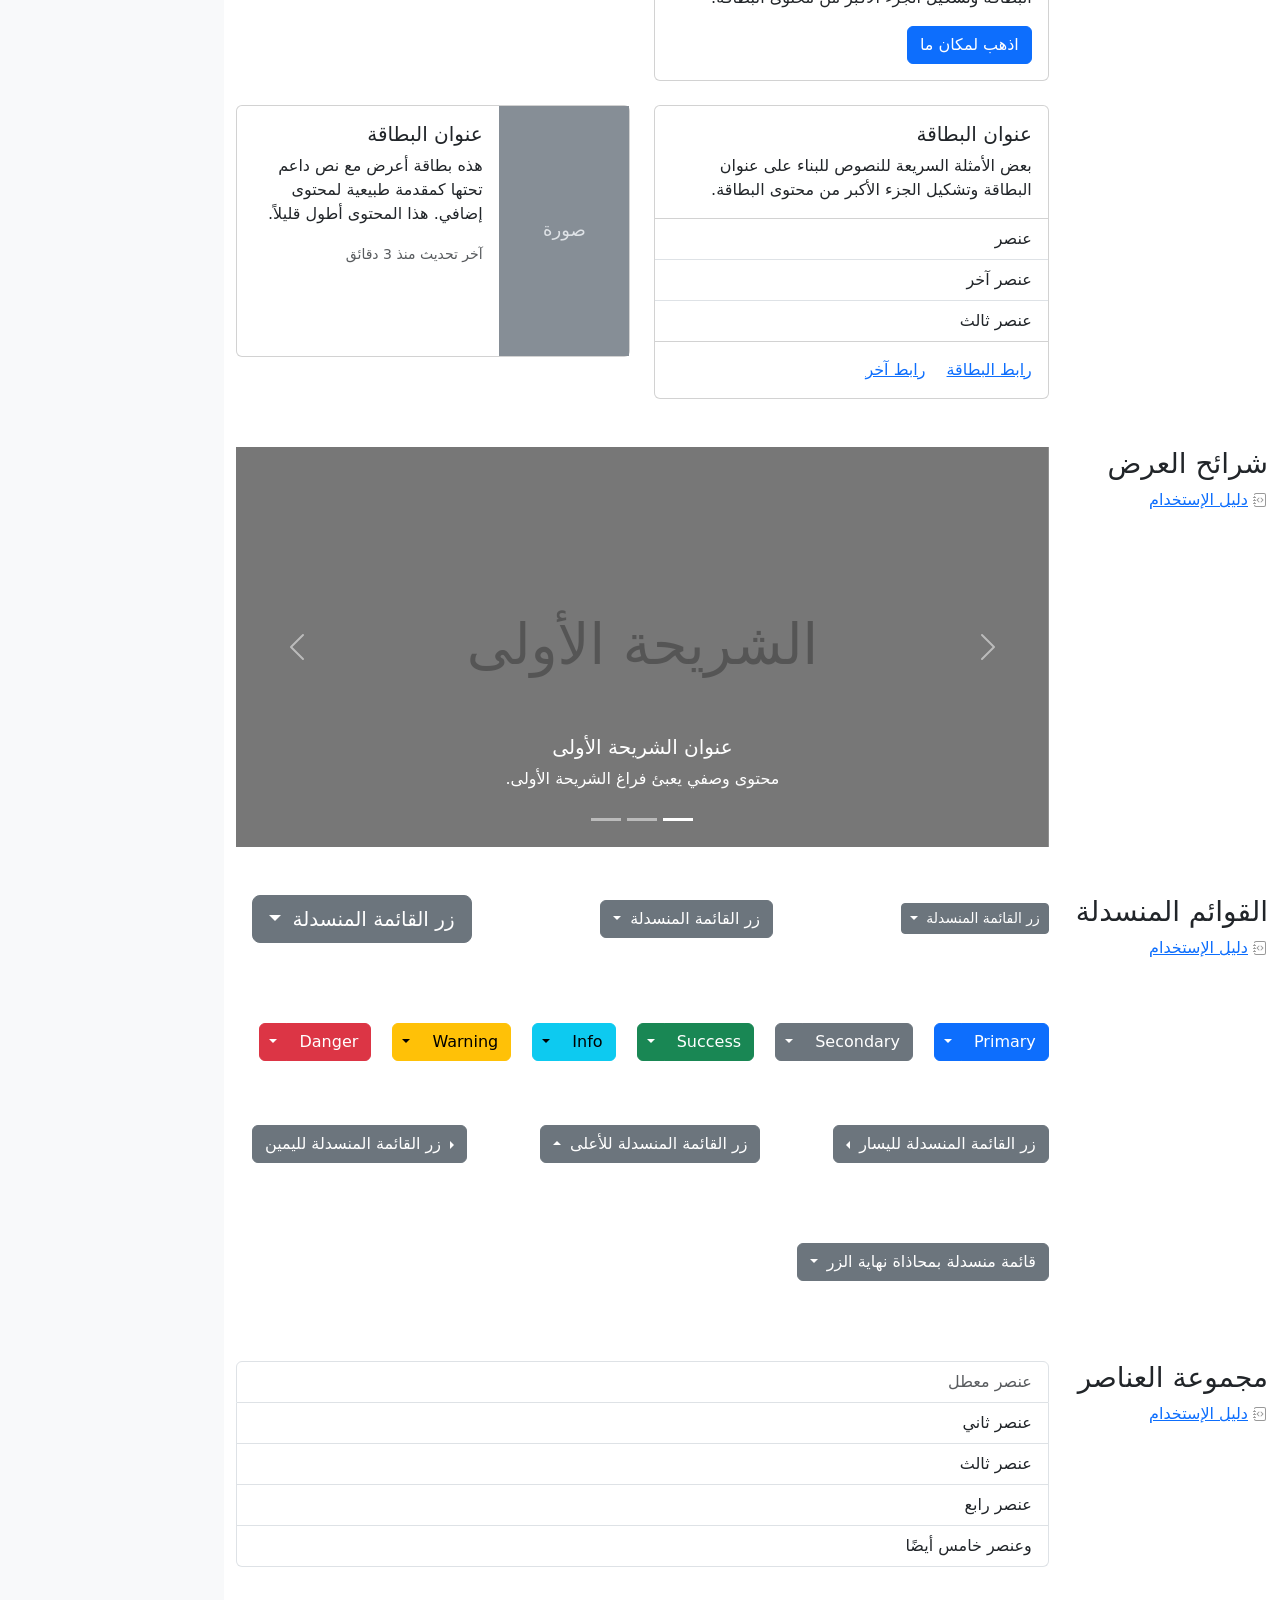
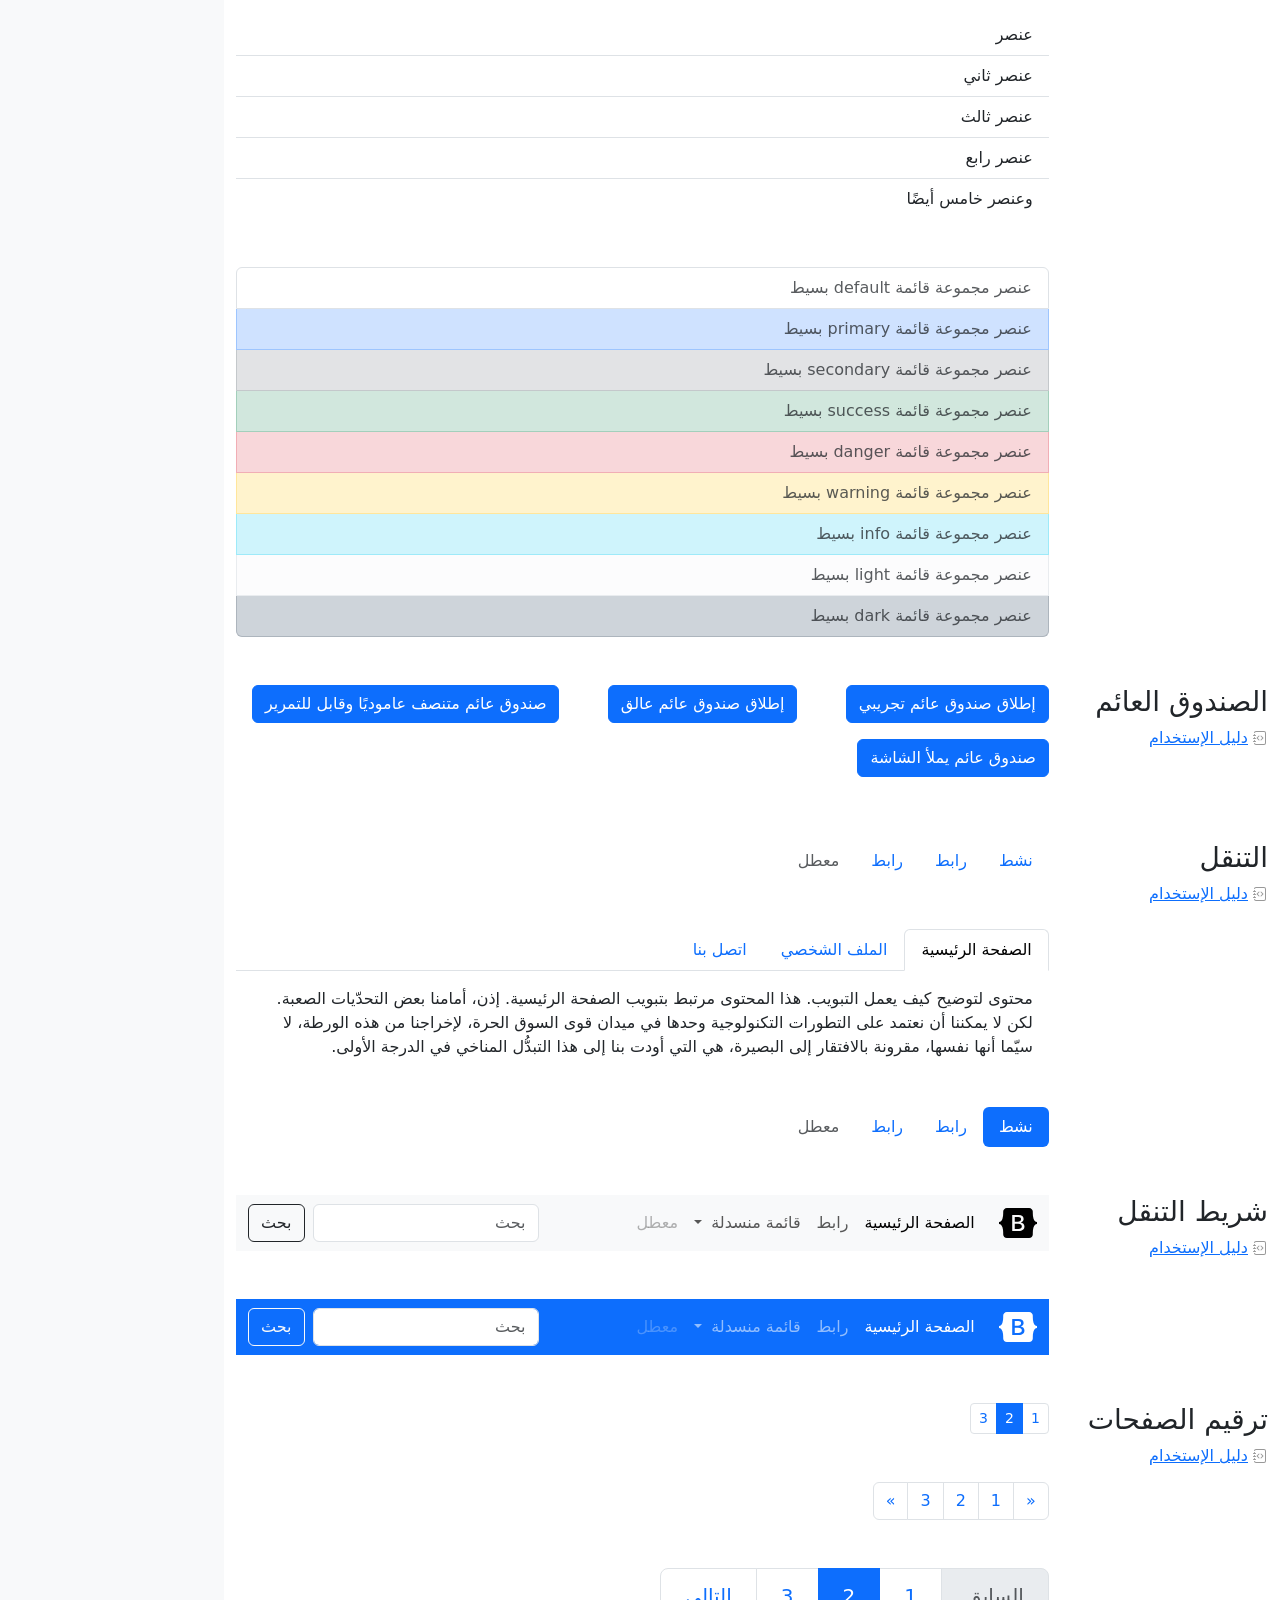
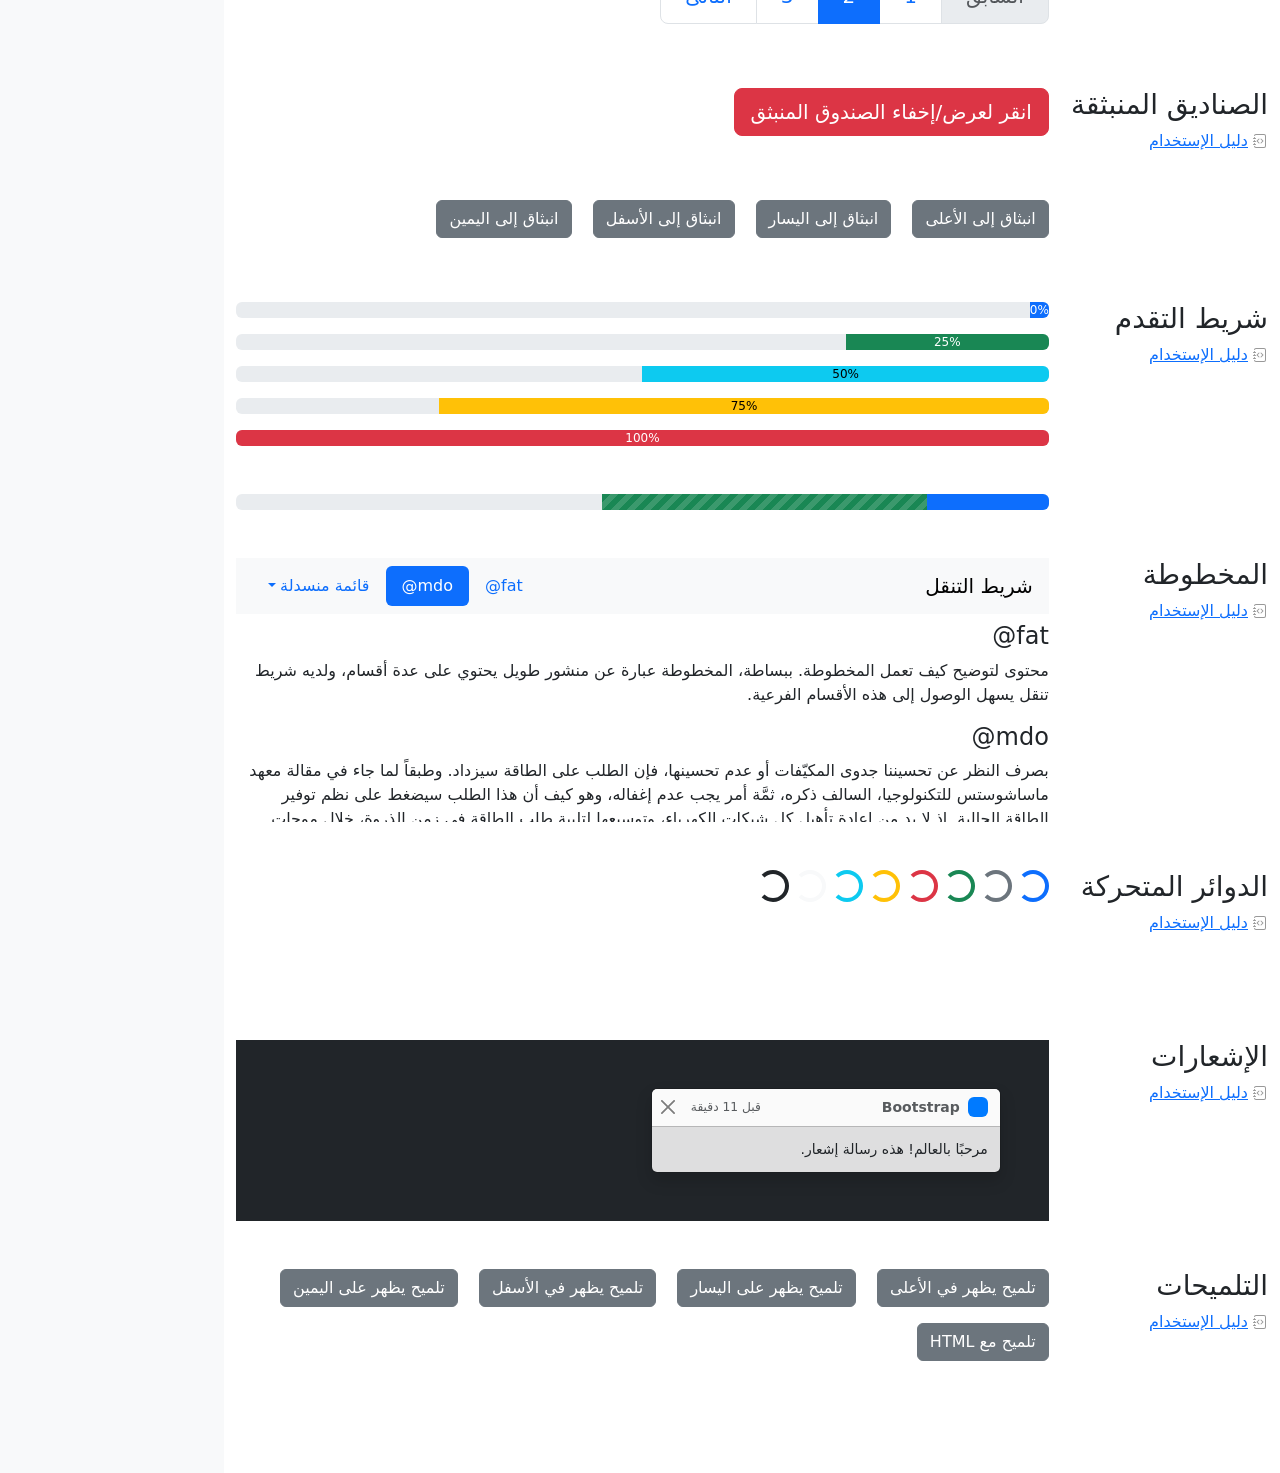
<file: bootstrap-5.3.8-examples/cheatsheet-rtl/index.html>
<!doctype html>
<html lang="ar" dir="rtl" data-bs-theme="auto">
  <head>
    <meta charset="utf-8" />
    <meta name="viewport" content="width=device-width, initial-scale=1" />
    <meta name="description" content="" />
    <meta
      name="author"
      content="Mark Otto, Jacob Thornton, and Bootstrap contributors"
    />
    <meta name="generator" content="Astro v5.13.2" />
    <title>ورقة الغش · Bootstrap v5.3</title>
    <link
      rel="canonical"
      href="https://getbootstrap.com/docs/5.3/examples/cheatsheet-rtl/"
    />
    <script src="../assets/js/color-modes.js"></script>
    <link href="../assets/dist/css/bootstrap.rtl.min.css" rel="stylesheet" />
    <meta name="theme-color" content="#712cf9" />
    <link href="../cheatsheet/cheatsheet.rtl.css" rel="stylesheet" />
    <style>
      .bd-placeholder-img {
        font-size: 1.125rem;
        text-anchor: middle;
        -webkit-user-select: none;
        -moz-user-select: none;
        user-select: none;
      }
      @media (min-width: 768px) {
        .bd-placeholder-img-lg {
          font-size: 3.5rem;
        }
      }
      .b-example-divider {
        width: 100%;
        height: 3rem;
        background-color: #0000001a;
        border: solid rgba(0, 0, 0, 0.15);
        border-width: 1px 0;
        box-shadow:
          inset 0 0.5em 1.5em #0000001a,
          inset 0 0.125em 0.5em #00000026;
      }
      .b-example-vr {
        flex-shrink: 0;
        width: 1.5rem;
        height: 100vh;
      }
      .bi {
        vertical-align: -0.125em;
        fill: currentColor;
      }
      .nav-scroller {
        position: relative;
        z-index: 2;
        height: 2.75rem;
        overflow-y: hidden;
      }
      .nav-scroller .nav {
        display: flex;
        flex-wrap: nowrap;
        padding-bottom: 1rem;
        margin-top: -1px;
        overflow-x: auto;
        text-align: center;
        white-space: nowrap;
        -webkit-overflow-scrolling: touch;
      }
      .btn-bd-primary {
        --bd-violet-bg: #712cf9;
        --bd-violet-rgb: 112.520718, 44.062154, 249.437846;
        --bs-btn-font-weight: 600;
        --bs-btn-color: var(--bs-white);
        --bs-btn-bg: var(--bd-violet-bg);
        --bs-btn-border-color: var(--bd-violet-bg);
        --bs-btn-hover-color: var(--bs-white);
        --bs-btn-hover-bg: #6528e0;
        --bs-btn-hover-border-color: #6528e0;
        --bs-btn-focus-shadow-rgb: var(--bd-violet-rgb);
        --bs-btn-active-color: var(--bs-btn-hover-color);
        --bs-btn-active-bg: #5a23c8;
        --bs-btn-active-border-color: #5a23c8;
      }
      .bd-mode-toggle {
        z-index: 1500;
      }
      .bd-mode-toggle .bi {
        width: 1em;
        height: 1em;
      }
      .bd-mode-toggle .dropdown-menu .active .bi {
        display: block !important;
      }
    </style>
  </head>
  <body class="bg-body-tertiary">
    <svg xmlns="http://www.w3.org/2000/svg" class="d-none">
      <symbol id="check2" viewBox="0 0 16 16">
        <path
          d="M13.854 3.646a.5.5 0 0 1 0 .708l-7 7a.5.5 0 0 1-.708 0l-3.5-3.5a.5.5 0 1 1 .708-.708L6.5 10.293l6.646-6.647a.5.5 0 0 1 .708 0z"
        ></path>
      </symbol>
      <symbol id="circle-half" viewBox="0 0 16 16">
        <path
          d="M8 15A7 7 0 1 0 8 1v14zm0 1A8 8 0 1 1 8 0a8 8 0 0 1 0 16z"
        ></path>
      </symbol>
      <symbol id="moon-stars-fill" viewBox="0 0 16 16">
        <path
          d="M6 .278a.768.768 0 0 1 .08.858 7.208 7.208 0 0 0-.878 3.46c0 4.021 3.278 7.277 7.318 7.277.527 0 1.04-.055 1.533-.16a.787.787 0 0 1 .81.316.733.733 0 0 1-.031.893A8.349 8.349 0 0 1 8.344 16C3.734 16 0 12.286 0 7.71 0 4.266 2.114 1.312 5.124.06A.752.752 0 0 1 6 .278z"
        ></path>
        <path
          d="M10.794 3.148a.217.217 0 0 1 .412 0l.387 1.162c.173.518.579.924 1.097 1.097l1.162.387a.217.217 0 0 1 0 .412l-1.162.387a1.734 1.734 0 0 0-1.097 1.097l-.387 1.162a.217.217 0 0 1-.412 0l-.387-1.162A1.734 1.734 0 0 0 9.31 6.593l-1.162-.387a.217.217 0 0 1 0-.412l1.162-.387a1.734 1.734 0 0 0 1.097-1.097l.387-1.162zM13.863.099a.145.145 0 0 1 .274 0l.258.774c.115.346.386.617.732.732l.774.258a.145.145 0 0 1 0 .274l-.774.258a1.156 1.156 0 0 0-.732.732l-.258.774a.145.145 0 0 1-.274 0l-.258-.774a1.156 1.156 0 0 0-.732-.732l-.774-.258a.145.145 0 0 1 0-.274l.774-.258c.346-.115.617-.386.732-.732L13.863.1z"
        ></path>
      </symbol>
      <symbol id="sun-fill" viewBox="0 0 16 16">
        <path
          d="M8 12a4 4 0 1 0 0-8 4 4 0 0 0 0 8zM8 0a.5.5 0 0 1 .5.5v2a.5.5 0 0 1-1 0v-2A.5.5 0 0 1 8 0zm0 13a.5.5 0 0 1 .5.5v2a.5.5 0 0 1-1 0v-2A.5.5 0 0 1 8 13zm8-5a.5.5 0 0 1-.5.5h-2a.5.5 0 0 1 0-1h2a.5.5 0 0 1 .5.5zM3 8a.5.5 0 0 1-.5.5h-2a.5.5 0 0 1 0-1h2A.5.5 0 0 1 3 8zm10.657-5.657a.5.5 0 0 1 0 .707l-1.414 1.415a.5.5 0 1 1-.707-.708l1.414-1.414a.5.5 0 0 1 .707 0zm-9.193 9.193a.5.5 0 0 1 0 .707L3.05 13.657a.5.5 0 0 1-.707-.707l1.414-1.414a.5.5 0 0 1 .707 0zm9.193 2.121a.5.5 0 0 1-.707 0l-1.414-1.414a.5.5 0 0 1 .707-.707l1.414 1.414a.5.5 0 0 1 0 .707zM4.464 4.465a.5.5 0 0 1-.707 0L2.343 3.05a.5.5 0 1 1 .707-.707l1.414 1.414a.5.5 0 0 1 0 .708z"
        ></path>
      </symbol>
    </svg>
    <div
      class="dropdown position-fixed bottom-0 end-0 mb-3 me-3 bd-mode-toggle"
    >
      <button
        class="btn btn-bd-primary py-2 dropdown-toggle d-flex align-items-center"
        id="bd-theme"
        type="button"
        aria-expanded="false"
        data-bs-toggle="dropdown"
        aria-label="Toggle theme (auto)"
      >
        <svg class="bi my-1 theme-icon-active" aria-hidden="true">
          <use href="#circle-half"></use>
        </svg>
        <span class="visually-hidden" id="bd-theme-text">Toggle theme</span>
      </button>
      <ul
        class="dropdown-menu dropdown-menu-end shadow"
        aria-labelledby="bd-theme-text"
      >
        <li>
          <button
            type="button"
            class="dropdown-item d-flex align-items-center"
            data-bs-theme-value="light"
            aria-pressed="false"
          >
            <svg class="bi me-2 opacity-50" aria-hidden="true">
              <use href="#sun-fill"></use>
            </svg>
            Light
            <svg class="bi ms-auto d-none" aria-hidden="true">
              <use href="#check2"></use>
            </svg>
          </button>
        </li>
        <li>
          <button
            type="button"
            class="dropdown-item d-flex align-items-center"
            data-bs-theme-value="dark"
            aria-pressed="false"
          >
            <svg class="bi me-2 opacity-50" aria-hidden="true">
              <use href="#moon-stars-fill"></use>
            </svg>
            Dark
            <svg class="bi ms-auto d-none" aria-hidden="true">
              <use href="#check2"></use>
            </svg>
          </button>
        </li>
        <li>
          <button
            type="button"
            class="dropdown-item d-flex align-items-center active"
            data-bs-theme-value="auto"
            aria-pressed="true"
          >
            <svg class="bi me-2 opacity-50" aria-hidden="true">
              <use href="#circle-half"></use>
            </svg>
            Auto
            <svg class="bi ms-auto d-none" aria-hidden="true">
              <use href="#check2"></use>
            </svg>
          </button>
        </li>
      </ul>
    </div>
    <header
      class="bd-header bg-dark py-3 d-flex align-items-stretch border-bottom border-dark"
    >
      <div class="container-fluid d-flex align-items-center">
        <h1 class="d-flex align-items-center fs-4 text-white mb-0">
          <img
            src="../assets/brand/bootstrap-logo-white.svg"
            width="38"
            height="30"
            class="me-3"
            alt="Bootstrap"
          />
          ورقة الغش
        </h1>
        <a
          href="../examples/cheatsheet/"
          class="ms-auto link-light"
          hreflang="en"
          >جدول بيانات LTR</a
        >
      </div>
    </header>
    <aside
      class="bd-aside sticky-xl-top text-body-secondary align-self-start mb-3 mb-xl-5 px-2"
    >
      <h2 class="h6 pt-4 pb-3 mb-4 border-bottom">على هذه الصفحة</h2>
      <nav class="small" id="toc">
        <ul class="list-unstyled">
          <li class="my-2">
            <button
              type="button"
              class="btn d-inline-flex align-items-center collapsed border-0"
              data-bs-toggle="collapse"
              aria-expanded="false"
              data-bs-target="#contents-collapse"
              aria-controls="contents-collapse"
            >
              المحتوى
            </button>
            <ul class="list-unstyled ps-3 collapse" id="contents-collapse">
              <li>
                <a
                  class="d-inline-flex align-items-center rounded text-decoration-none"
                  href="#typography"
                  >النصوص</a
                >
              </li>
              <li>
                <a
                  class="d-inline-flex align-items-center rounded text-decoration-none"
                  href="#images"
                  >الصور</a
                >
              </li>
              <li>
                <a
                  class="d-inline-flex align-items-center rounded text-decoration-none"
                  href="#tables"
                  >الجداول</a
                >
              </li>
              <li>
                <a
                  class="d-inline-flex align-items-center rounded text-decoration-none"
                  href="#figures"
                  >النماذج البيانية</a
                >
              </li>
            </ul>
          </li>
          <li class="my-2">
            <button
              type="button"
              class="btn d-inline-flex align-items-center collapsed border-0"
              data-bs-toggle="collapse"
              aria-expanded="false"
              data-bs-target="#forms-collapse"
              aria-controls="forms-collapse"
            >
              النماذج
            </button>
            <ul class="list-unstyled ps-3 collapse" id="forms-collapse">
              <li>
                <a
                  class="d-inline-flex align-items-center rounded text-decoration-none"
                  href="#overview"
                  >نظرة عامة</a
                >
              </li>
              <li>
                <a
                  class="d-inline-flex align-items-center rounded text-decoration-none"
                  href="#disabled-forms"
                  >الحقول المعطلة</a
                >
              </li>
              <li>
                <a
                  class="d-inline-flex align-items-center rounded text-decoration-none"
                  href="#sizing"
                  >الأحجام</a
                >
              </li>
              <li>
                <a
                  class="d-inline-flex align-items-center rounded text-decoration-none"
                  href="#input-group"
                  >مجموعة الإدخال</a
                >
              </li>
              <li>
                <a
                  class="d-inline-flex align-items-center rounded text-decoration-none"
                  href="#floating-labels"
                  >الحقول ذوي العناوين العائمة</a
                >
              </li>
              <li>
                <a
                  class="d-inline-flex align-items-center rounded text-decoration-none"
                  href="#validation"
                  >التحقق</a
                >
              </li>
            </ul>
          </li>
          <li class="my-2">
            <button
              type="button"
              class="btn d-inline-flex align-items-center collapsed border-0"
              data-bs-toggle="collapse"
              aria-expanded="false"
              data-bs-target="#components-collapse"
              aria-controls="components-collapse"
            >
              مكونات
            </button>
            <ul class="list-unstyled ps-3 collapse" id="components-collapse">
              <li>
                <a
                  class="d-inline-flex align-items-center rounded text-decoration-none"
                  href="#accordion"
                  >المطوية</a
                >
              </li>
              <li>
                <a
                  class="d-inline-flex align-items-center rounded text-decoration-none"
                  href="#alerts"
                  >الإنذارات</a
                >
              </li>
              <li>
                <a
                  class="d-inline-flex align-items-center rounded text-decoration-none"
                  href="#badge"
                  >الشارة</a
                >
              </li>
              <li>
                <a
                  class="d-inline-flex align-items-center rounded text-decoration-none"
                  href="#breadcrumb"
                  >مسار التنقل التفصيلي</a
                >
              </li>
              <li>
                <a
                  class="d-inline-flex align-items-center rounded text-decoration-none"
                  href="#buttons"
                  >الأزرار</a
                >
              </li>
              <li>
                <a
                  class="d-inline-flex align-items-center rounded text-decoration-none"
                  href="#button-group"
                  >مجموعة الأزرار</a
                >
              </li>
              <li>
                <a
                  class="d-inline-flex align-items-center rounded text-decoration-none"
                  href="#card"
                  >البطاقة</a
                >
              </li>
              <li>
                <a
                  class="d-inline-flex align-items-center rounded text-decoration-none"
                  href="#carousel"
                  >شرائح العرض</a
                >
              </li>
              <li>
                <a
                  class="d-inline-flex align-items-center rounded text-decoration-none"
                  href="#dropdowns"
                  >القوائم المنسدلة</a
                >
              </li>
              <li>
                <a
                  class="d-inline-flex align-items-center rounded text-decoration-none"
                  href="#list-group"
                  >مجموعة العناصر</a
                >
              </li>
              <li>
                <a
                  class="d-inline-flex align-items-center rounded text-decoration-none"
                  href="#modal"
                  >الصندوق العائم</a
                >
              </li>
              <li>
                <a
                  class="d-inline-flex align-items-center rounded text-decoration-none"
                  href="#navs"
                  >التنقل</a
                >
              </li>
              <li>
                <a
                  class="d-inline-flex align-items-center rounded text-decoration-none"
                  href="#navbar"
                  >شريط التنقل</a
                >
              </li>
              <li>
                <a
                  class="d-inline-flex align-items-center rounded text-decoration-none"
                  href="#pagination"
                  >ترقيم الصفحات</a
                >
              </li>
              <li>
                <a
                  class="d-inline-flex align-items-center rounded text-decoration-none"
                  href="#popovers"
                  >الصناديق المنبثقة</a
                >
              </li>
              <li>
                <a
                  class="d-inline-flex align-items-center rounded text-decoration-none"
                  href="#progress"
                  >شريط التقدم</a
                >
              </li>
              <li>
                <a
                  class="d-inline-flex align-items-center rounded text-decoration-none"
                  href="#scrollspy"
                  >المخطوطة</a
                >
              </li>
              <li>
                <a
                  class="d-inline-flex align-items-center rounded text-decoration-none"
                  href="#spinners"
                  >الدوائر المتحركة</a
                >
              </li>
              <li>
                <a
                  class="d-inline-flex align-items-center rounded text-decoration-none"
                  href="#toasts"
                  >الإشعارات</a
                >
              </li>
              <li>
                <a
                  class="d-inline-flex align-items-center rounded text-decoration-none"
                  href="#tooltips"
                  >التلميحات</a
                >
              </li>
            </ul>
          </li>
        </ul>
      </nav>
    </aside>
    <main class="bd-cheatsheet container-fluid bg-body">
      <section id="content">
        <h2 class="sticky-xl-top fw-bold pt-3 pt-xl-5 pb-2 pb-xl-3">المحتوى</h2>
        <article class="my-3" id="typography">
          <div
            class="bd-heading sticky-xl-top align-self-start mt-5 mb-3 mt-xl-0 mb-xl-2"
          >
            <h3>النصوص</h3>
            <a
              class="d-flex align-items-center"
              hreflang="en"
              href="../content/typography"
              >دليل الإستخدام</a
            >
          </div>
          <div>
            <div class="bd-example-snippet bd-code-snippet">
              <div class="bd-example m-0 border-0">
                <p class="display-1">العرض 1</p>
                <p class="display-2">العرض 2</p>
                <p class="display-3">العرض 3</p>
                <p class="display-4">العرض 4</p>
                <p class="display-5">العرض 5</p>
                <p class="display-6">العرض 6</p>
              </div>
            </div>
            <div class="bd-example-snippet bd-code-snippet">
              <div class="bd-example m-0 border-0">
                <p class="h1">عنوان 1</p>
                <p class="h2">عنوان 2</p>
                <p class="h3">عنوان 3</p>
                <p class="h4">عنوان 4</p>
                <p class="h5">عنوان 5</p>
                <p class="h6">عنوان 6</p>
              </div>
            </div>
            <div class="bd-example-snippet bd-code-snippet">
              <div class="bd-example m-0 border-0">
                <p class="lead">
                  هذه قطعة إملائية متميزة، فهي مصممة لتكون بارزة من بين القطع
                  الإملائية الأخرى.
                </p>
              </div>
            </div>
            <div class="bd-example-snippet bd-code-snippet">
              <div class="bd-example m-0 border-0">
                <p>يمكنك استخدام تصنيف mark <mark>لتحديد</mark> نص.</p>
                <p>
                  <del>من المفترض أن يتم التعامل مع هذا السطر كنص محذوف.</del>
                </p>
                <p>
                  <s
                    >من المفترض أن يتم التعامل مع هذا السطر على أنه لم يعد
                    دقيقًا.</s
                  >
                </p>
                <p>
                  <ins
                    >من المفترض أن يتم التعامل مع هذا السطر كإضافة إلى
                    المستند.</ins
                  >
                </p>
                <p><u>سيتم عرض النص في هذا السطر كما وتحته خط.</u></p>
                <p>
                  <small
                    >من المفترض أن يتم التعامل مع هذا السطر على أنه يحوي تفاصيل
                    صغيرة.</small
                  >
                </p>
                <p><strong>هذا السطر يحوي نص عريض.</strong></p>
                <p><em>هذا السطر يحوي نص مائل.</em></p>
              </div>
            </div>
            <div class="bd-example-snippet bd-code-snippet">
              <div class="bd-example m-0 border-0">
                <hr />
              </div>
            </div>
            <div class="bd-example-snippet bd-code-snippet">
              <div class="bd-example m-0 border-0">
                <blockquote class="blockquote">
                  <p>إقتباس مبهر، موضوع في عنصر blockquote</p>
                  <footer class="blockquote-footer">
                    شخص مشهور في
                    <cite title="عنوان المصدر"> عنوان المصدر </cite>
                  </footer>
                </blockquote>
              </div>
            </div>
            <div class="bd-example-snippet bd-code-snippet">
              <div class="bd-example m-0 border-0">
                <ul class="list-unstyled">
                  <li>هذه قائمة عناصر.</li>
                  <li>بالرغم من أنها مصممة كي لا تظهر كذلك.</li>
                  <li>إلا أنها مجهزة كـ قائمة خلف الكواليس</li>
                  <li>هذا التصميم ينطبق فقد على القائمة الرئيسية</li>
                  <li>
                    القوائم الفرعية
                    <ul>
                      <li>لا تتأثر بهذا التصميم</li>
                      <li>فهي تظهر عليها علامات الترقيم</li>
                      <li>وتحتوي على مساحة فارغة بجوارها</li>
                    </ul>
                  </li>
                  <li>قد يكون هذا التصميم مفيدًا في بعض الأحيان.</li>
                </ul>
              </div>
            </div>
            <div class="bd-example-snippet bd-code-snippet">
              <div class="bd-example m-0 border-0">
                <ul class="list-inline">
                  <li class="list-inline-item">هذا عنصر في قائمة.</li>
                  <li class="list-inline-item">وهذا أيضًا.</li>
                  <li class="list-inline-item">لكنهم يظهرون متجاورين.</li>
                </ul>
              </div>
            </div>
          </div>
        </article>
        <article class="my-3" id="images">
          <div
            class="bd-heading sticky-xl-top align-self-start mt-5 mb-3 mt-xl-0 mb-xl-2"
          >
            <h3>الصور</h3>
            <a
              class="d-flex align-items-center"
              hreflang="en"
              href="../content/images"
              >دليل الإستخدام</a
            >
          </div>
          <div>
            <div class="bd-example-snippet bd-code-snippet">
              <div class="bd-example m-0 border-0">
                <svg
                  aria-label="Placeholder: صورة مستجيبة"
                  class="bd-placeholder-img bd-placeholder-img-lg img-fluid"
                  height="250"
                  preserveAspectRatio="xMidYMid slice"
                  role="img"
                  width="100%"
                  xmlns="http://www.w3.org/2000/svg"
                >
                  <title>Placeholder</title>
                  <rect width="100%" height="100%" fill="#868e96" />
                  <text x="50%" y="50%" fill="#dee2e6" dy=".3em">
                    صورة مستجيبة
                  </text>
                </svg>
              </div>
            </div>
            <div class="bd-example-snippet bd-code-snippet">
              <div class="bd-example m-0 border-0">
                <svg
                  aria-label="صورة عنصر نائب مربع عام مع حدود بيضاء حولها ، مما يجعلها تشبه صورة تم التقاطها بكاميرا فورية قديمة: 200x200"
                  class="bd-placeholder-img img-thumbnail"
                  height="200"
                  preserveAspectRatio="xMidYMid slice"
                  role="img"
                  width="200"
                  xmlns="http://www.w3.org/2000/svg"
                >
                  <title>
                    صورة عنصر نائب مربع عام مع حدود بيضاء حولها ، مما يجعلها
                    تشبه صورة تم التقاطها بكاميرا فورية قديمة
                  </title>
                  <rect width="100%" height="100%" fill="#868e96" />
                  <text x="50%" y="50%" fill="#dee2e6" dy=".3em">200x200</text>
                </svg>
              </div>
            </div>
          </div>
        </article>
        <article class="my-3" id="tables">
          <div
            class="bd-heading sticky-xl-top align-self-start mt-5 mb-3 mt-xl-0 mb-xl-2"
          >
            <h3>الجداول</h3>
            <a
              class="d-flex align-items-center"
              hreflang="en"
              href="../content/tables"
              >دليل الإستخدام</a
            >
          </div>
          <div>
            <div class="bd-example-snippet bd-code-snippet">
              <div class="bd-example m-0 border-0">
                <table class="table table-striped">
                  <thead>
                    <tr>
                      <th scope="col">#</th>
                      <th scope="col">الاسم الاول</th>
                      <th scope="col">الكنية</th>
                      <th scope="col">الاسم المستعار</th>
                    </tr>
                  </thead>
                  <tbody>
                    <tr>
                      <th scope="row">1</th>
                      <td>Mark</td>
                      <td>Otto</td>
                      <td><bdo lang="en" dir="ltr">@mdo</bdo></td>
                    </tr>
                    <tr>
                      <th scope="row">2</th>
                      <td>Jacob</td>
                      <td>Thornton</td>
                      <td><bdo lang="en" dir="ltr">@fat</bdo></td>
                    </tr>
                    <tr>
                      <th scope="row">3</th>
                      <td>John</td>
                      <td>Doe</td>
                      <td><bdo lang="en" dir="ltr">@social</bdo></td>
                    </tr>
                  </tbody>
                </table>
              </div>
            </div>
            <div class="bd-example-snippet bd-code-snippet">
              <div class="bd-example m-0 border-0">
                <table class="table table-dark table-borderless">
                  <thead>
                    <tr>
                      <th scope="col">#</th>
                      <th scope="col">الاسم الاول</th>
                      <th scope="col">الكنية</th>
                      <th scope="col">الاسم المستعار</th>
                    </tr>
                  </thead>
                  <tbody>
                    <tr>
                      <th scope="row">1</th>
                      <td>Mark</td>
                      <td>Otto</td>
                      <td><bdo lang="en" dir="ltr">@mdo</bdo></td>
                    </tr>
                    <tr>
                      <th scope="row">2</th>
                      <td>Jacob</td>
                      <td>Thornton</td>
                      <td><bdo lang="en" dir="ltr">@fat</bdo></td>
                    </tr>
                    <tr>
                      <th scope="row">3</th>
                      <td>John</td>
                      <td>Doe</td>
                      <td><bdo lang="en" dir="ltr">@social</bdo></td>
                    </tr>
                  </tbody>
                </table>
              </div>
            </div>
            <div class="bd-example-snippet bd-code-snippet">
              <div class="bd-example m-0 border-0">
                <table class="table table-hover">
                  <thead>
                    <tr>
                      <th scope="col">Class</th>
                      <th scope="col">عنوان</th>
                      <th scope="col">عنوان</th>
                    </tr>
                  </thead>
                  <tbody>
                    <tr>
                      <th scope="row">Default</th>
                      <td>خلية</td>
                      <td>خلية</td>
                    </tr>
                    <tr class="table-primary">
                      <th scope="row">Primary</th>
                      <td>خلية</td>
                      <td>خلية</td>
                    </tr>
                    <tr class="table-secondary">
                      <th scope="row">Secondary</th>
                      <td>خلية</td>
                      <td>خلية</td>
                    </tr>
                    <tr class="table-success">
                      <th scope="row">Success</th>
                      <td>خلية</td>
                      <td>خلية</td>
                    </tr>
                    <tr class="table-danger">
                      <th scope="row">Danger</th>
                      <td>خلية</td>
                      <td>خلية</td>
                    </tr>
                    <tr class="table-warning">
                      <th scope="row">Warning</th>
                      <td>خلية</td>
                      <td>خلية</td>
                    </tr>
                    <tr class="table-info">
                      <th scope="row">Info</th>
                      <td>خلية</td>
                      <td>خلية</td>
                    </tr>
                    <tr class="table-light">
                      <th scope="row">Light</th>
                      <td>خلية</td>
                      <td>خلية</td>
                    </tr>
                    <tr class="table-dark">
                      <th scope="row">Dark</th>
                      <td>خلية</td>
                      <td>خلية</td>
                    </tr>
                  </tbody>
                </table>
              </div>
            </div>
            <div class="bd-example-snippet bd-code-snippet">
              <div class="bd-example m-0 border-0">
                <table class="table table-sm table-bordered">
                  <thead>
                    <tr>
                      <th scope="col">#</th>
                      <th scope="col">الاسم الاول</th>
                      <th scope="col">الكنية</th>
                      <th scope="col">الاسم المستعار</th>
                    </tr>
                  </thead>
                  <tbody>
                    <tr>
                      <th scope="row">1</th>
                      <td>Mark</td>
                      <td>Otto</td>
                      <td><bdo lang="en" dir="ltr">@mdo</bdo></td>
                    </tr>
                    <tr>
                      <th scope="row">2</th>
                      <td>Jacob</td>
                      <td>Thornton</td>
                      <td><bdo lang="en" dir="ltr">@fat</bdo></td>
                    </tr>
                    <tr>
                      <th scope="row">3</th>
                      <td>John</td>
                      <td>Doe</td>
                      <td><bdo lang="en" dir="ltr">@social</bdo></td>
                    </tr>
                  </tbody>
                </table>
              </div>
            </div>
          </div>
        </article>
        <article class="my-3" id="figures">
          <div
            class="bd-heading sticky-xl-top align-self-start mt-5 mb-3 mt-xl-0 mb-xl-2"
          >
            <h3>النماذج البيانية</h3>
            <a
              class="d-flex align-items-center"
              hreflang="en"
              href="../content/figures"
              >دليل الإستخدام</a
            >
          </div>
          <div>
            <div class="bd-example-snippet bd-code-snippet">
              <div class="bd-example m-0 border-0">
                <figure class="figure">
                  <svg
                    aria-label="Placeholder: 400x300"
                    class="bd-placeholder-img figure-img img-fluid rounded"
                    height="300"
                    preserveAspectRatio="xMidYMid slice"
                    role="img"
                    width="400"
                    xmlns="http://www.w3.org/2000/svg"
                  >
                    <title>Placeholder</title>
                    <rect width="100%" height="100%" fill="#868e96" />
                    <text x="50%" y="50%" fill="#dee2e6" dy=".3em">
                      400x300
                    </text>
                  </svg>
                  <figcaption class="figure-caption">
                    شرح للصورة أعلاه.
                  </figcaption>
                </figure>
              </div>
            </div>
          </div>
        </article>
      </section>
      <section id="forms">
        <h2 class="sticky-xl-top fw-bold pt-3 pt-xl-5 pb-2 pb-xl-3">النماذج</h2>
        <article class="my-3" id="overview">
          <div
            class="bd-heading sticky-xl-top align-self-start mt-5 mb-3 mt-xl-0 mb-xl-2"
          >
            <h3>نظرة عامة</h3>
            <a
              class="d-flex align-items-center"
              hreflang="en"
              href="../forms/overview/"
              >دليل الإستخدام</a
            >
          </div>
          <div>
            <div class="bd-example-snippet bd-code-snippet">
              <div class="bd-example m-0 border-0">
                <form>
                  <div class="mb-3">
                    <label for="exampleInputEmail1" class="form-label"
                      >البريد الإلكتروني</label
                    >
                    <input
                      type="email"
                      class="form-control"
                      id="exampleInputEmail1"
                      aria-describedby="emailHelp"
                    />
                    <div id="emailHelp" class="form-text">
                      لن نقوم بمشاركة بريدك الإلكتروني مع أي شخص آخر.
                    </div>
                  </div>
                  <div class="mb-3">
                    <label for="exampleInputPassword1" class="form-label"
                      >كلمة السر</label
                    >
                    <input
                      type="password"
                      class="form-control"
                      id="exampleInputPassword1"
                    />
                  </div>
                  <div class="mb-3">
                    <label for="exampleSelect" class="form-label"
                      >قائمة اختيار</label
                    >
                    <select class="form-select" id="exampleSelect">
                      <option selected>افتح قائمة الاختيار هذه</option>
                      <option value="1">واحد</option>
                      <option value="2">اثنان</option>
                      <option value="3">ثلاثة</option>
                    </select>
                  </div>
                  <div class="mb-3 form-check">
                    <input
                      type="checkbox"
                      class="form-check-input"
                      id="exampleCheck1"
                    />
                    <label class="form-check-label" for="exampleCheck1"
                      >اخترني</label
                    >
                  </div>
                  <fieldset class="mb-3">
                    <legend>أزرار الاختيار الأحادي</legend>
                    <div class="form-check">
                      <input
                        type="radio"
                        name="radios"
                        class="form-check-input"
                        id="exampleRadio1"
                        checked
                      />
                      <label class="form-check-label" for="exampleRadio1"
                        >الخيار الافتراضي</label
                      >
                    </div>
                    <div class="mb-3 form-check">
                      <input
                        type="radio"
                        name="radios"
                        class="form-check-input"
                        id="exampleRadio2"
                      />
                      <label class="form-check-label" for="exampleRadio2"
                        >خيار آخر</label
                      >
                    </div>
                  </fieldset>
                  <div class="mb-3">
                    <label class="form-label" for="customFile">رفع</label>
                    <input type="file" class="form-control" id="customFile" />
                  </div>
                  <div class="mb-3 form-check form-switch">
                    <input
                      class="form-check-input"
                      type="checkbox"
                      role="switch"
                      id="switchCheckChecked"
                      checked
                    />
                    <label class="form-check-label" for="switchCheckChecked"
                      >زر على شكل مفتاح اختيار.</label
                    >
                  </div>
                  <div class="mb-3">
                    <label for="customRange3" class="form-label"
                      >مثال على حقل اختيار نطاقي</label
                    >
                    <input
                      type="range"
                      class="form-range"
                      min="0"
                      max="5"
                      step="0.5"
                      id="customRange3"
                    />
                  </div>
                  <button type="submit" class="btn btn-primary">إرسال</button>
                </form>
              </div>
            </div>
          </div>
        </article>
        <article class="my-3" id="disabled-forms">
          <div
            class="bd-heading sticky-xl-top align-self-start mt-5 mb-3 mt-xl-0 mb-xl-2"
          >
            <h3>الحقول المعطلة</h3>
            <a
              class="d-flex align-items-center"
              hreflang="en"
              href="../forms/overview/#disabled-forms"
              >دليل الإستخدام</a
            >
          </div>
          <div>
            <div class="bd-example-snippet bd-code-snippet">
              <div class="bd-example m-0 border-0">
                <form>
                  <fieldset
                    disabled
                    aria-label="مثال على مجموعة الحقول المعطلة"
                  >
                    <div class="mb-3">
                      <label for="disabledTextInput" class="form-label"
                        >حقل إدخال معطل</label
                      >
                      <input
                        type="text"
                        id="disabledTextInput"
                        class="form-control"
                        placeholder="حقل إدخال معطل"
                      />
                    </div>
                    <div class="mb-3">
                      <label for="disabledSelect" class="form-label"
                        >قائمة اختيار معطلة</label
                      >
                      <select id="disabledSelect" class="form-select">
                        <option>خيار معطل</option>
                      </select>
                    </div>
                    <div class="mb-3">
                      <div class="form-check">
                        <input
                          class="form-check-input"
                          type="checkbox"
                          id="disabledFieldsetCheck"
                          disabled
                        />
                        <label
                          class="form-check-label"
                          for="disabledFieldsetCheck"
                        >
                          زر اختيار معطل
                        </label>
                      </div>
                    </div>
                    <fieldset class="mb-3">
                      <legend>أزرار اختيار أحادي معطلين</legend>
                      <div class="form-check">
                        <input
                          type="radio"
                          name="radios"
                          class="form-check-input"
                          id="disabledRadio1"
                          disabled
                        />
                        <label class="form-check-label" for="disabledRadio1"
                          >خيار معطل</label
                        >
                      </div>
                      <div class="mb-3 form-check">
                        <input
                          type="radio"
                          name="radios"
                          class="form-check-input"
                          id="disabledRadio2"
                          disabled
                        />
                        <label class="form-check-label" for="disabledRadio2"
                          >خيار آخر معطل</label
                        >
                      </div>
                    </fieldset>
                    <div class="mb-3">
                      <label class="form-label" for="disabledCustomFile"
                        >رفع معطل</label
                      >
                      <input
                        type="file"
                        class="form-control"
                        id="disabledCustomFile"
                        disabled
                      />
                    </div>
                    <div class="mb-3 form-check form-switch">
                      <input
                        class="form-check-input"
                        type="checkbox"
                        role="switch"
                        id="disabledSwitchCheckChecked"
                        checked
                        disabled
                      />
                      <label
                        class="form-check-label"
                        for="disabledSwitchCheckChecked"
                        >زر معطل على شكل مفتاح اختيار.</label
                      >
                    </div>
                    <div class="mb-3">
                      <label for="disabledRange" class="form-label"
                        >حقل اختيار نطاقي معطل</label
                      >
                      <input
                        type="range"
                        class="form-range"
                        min="0"
                        max="5"
                        step="0.5"
                        id="disabledRange"
                      />
                    </div>
                    <button type="submit" class="btn btn-primary">إرسال</button>
                  </fieldset>
                </form>
              </div>
            </div>
          </div>
        </article>
        <article class="my-3" id="sizing">
          <div
            class="bd-heading sticky-xl-top align-self-start mt-5 mb-3 mt-xl-0 mb-xl-2"
          >
            <h3>الأحجام</h3>
            <a
              class="d-flex align-items-center"
              hreflang="en"
              href="../forms/form-control#sizing"
              >دليل الإستخدام</a
            >
          </div>
          <div>
            <div class="bd-example-snippet bd-code-snippet">
              <div class="bd-example m-0 border-0">
                <div class="mb-3">
                  <input
                    class="form-control form-control-lg"
                    type="text"
                    placeholder="حقل إدخال كبير"
                    aria-label=".form-control-lg مثال"
                  />
                </div>
                <div class="mb-3">
                  <select
                    class="form-select form-select-lg"
                    aria-label=".form-select-lg مثال"
                  >
                    <option selected>افتح قائمة الاختيار هذه</option>
                    <option value="1">واحد</option>
                    <option value="2">اثنان</option>
                    <option value="3">ثلاثة</option>
                  </select>
                </div>
                <div class="mb-3">
                  <input
                    type="file"
                    class="form-control form-control-lg"
                    aria-label="مثال على إدخال ملف كبير"
                  />
                </div>
              </div>
            </div>
            <div class="bd-example-snippet bd-code-snippet">
              <div class="bd-example m-0 border-0">
                <div class="mb-3">
                  <input
                    class="form-control form-control-sm"
                    type="text"
                    placeholder="حقل إدخال صغير"
                    aria-label=".form-control-sm مثال"
                  />
                </div>
                <div class="mb-3">
                  <select
                    class="form-select form-select-sm"
                    aria-label=".form-select-sm مثال"
                  >
                    <option selected>افتح قائمة الاختيار هذه</option>
                    <option value="1">واحد</option>
                    <option value="2">اثنان</option>
                    <option value="3">ثلاثة</option>
                  </select>
                </div>
                <div class="mb-3">
                  <input
                    type="file"
                    class="form-control form-control-sm"
                    aria-label="مثال على إدخال ملف صغير"
                  />
                </div>
              </div>
            </div>
          </div>
        </article>
        <article class="my-3" id="input-group">
          <div
            class="bd-heading sticky-xl-top align-self-start mt-5 mb-3 mt-xl-0 mb-xl-2"
          >
            <h3>مجموعة الإدخال</h3>
            <a
              class="d-flex align-items-center"
              hreflang="en"
              href="../forms/input-group"
              >دليل الإستخدام</a
            >
          </div>
          <div>
            <div class="bd-example-snippet bd-code-snippet">
              <div class="bd-example m-0 border-0">
                <div class="input-group mb-3">
                  <span class="input-group-text" id="basic-addon1"
                    >أنا اسمي</span
                  >
                  <input
                    type="text"
                    class="form-control"
                    placeholder="فلان الفلاني"
                    aria-label="الاسم"
                    aria-describedby="basic-addon1"
                  />
                </div>
                <div class="input-group mb-3">
                  <input
                    type="text"
                    class="form-control"
                    placeholder="أنا أحب الكعك والقهوة"
                    aria-label="الطعام المفضل"
                    aria-describedby="basic-addon2"
                  />
                  <span class="input-group-text" id="basic-addon2">وغيرها</span>
                </div>
                <label for="basic-url" class="form-label"
                  >عنوان حسابك الشخصي</label
                >
                <div class="input-group mb-3">
                  <input
                    type="text"
                    class="form-control"
                    id="basic-url"
                    aria-describedby="basic-addon3"
                  />
                  <span class="input-group-text" id="basic-addon3"
                    ><bdo lang="en" dir="ltr"
                      >https://example.com/users/</bdo
                    ></span
                  >
                </div>
                <div class="input-group mb-3">
                  <span class="input-group-text"
                    ><bdo lang="en" dir="ltr">.00</bdo></span
                  >
                  <input
                    type="text"
                    class="form-control"
                    aria-label="المبلغ (لأقرب دولار)"
                  />
                  <span class="input-group-text">$</span>
                </div>
                <div class="input-group">
                  <span class="input-group-text">مع textarea</span>
                  <textarea
                    class="form-control"
                    aria-label="مع textarea"
                  ></textarea>
                </div>
              </div>
            </div>
          </div>
        </article>
        <article class="my-3" id="floating-labels">
          <div
            class="bd-heading sticky-xl-top align-self-start mt-5 mb-3 mt-xl-0 mb-xl-2"
          >
            <h3>الحقول ذوي العناوين العائمة</h3>
            <a class="d-flex align-items-center" href="../forms/floating-labels"
              >دليل الإستخدام</a
            >
          </div>
          <div>
            <div class="bd-example-snippet bd-code-snippet">
              <div class="bd-example m-0 border-0">
                <form>
                  <div class="form-floating mb-3">
                    <input
                      type="email"
                      class="form-control"
                      id="floatingInput"
                      placeholder="name@example.com"
                    />
                    <label for="floatingInput">البريد الالكتروني</label>
                  </div>
                  <div class="form-floating">
                    <input
                      type="password"
                      class="form-control"
                      id="floatingPassword"
                      placeholder="كلمة السر"
                    />
                    <label for="floatingPassword">كلمة السر</label>
                  </div>
                </form>
              </div>
            </div>
          </div>
        </article>
        <article class="my-3" id="validation">
          <div
            class="bd-heading sticky-xl-top align-self-start mt-5 mb-3 mt-xl-0 mb-xl-2"
          >
            <h3>التحقق</h3>
            <a
              class="d-flex align-items-center"
              hreflang="en"
              href="../forms/validation"
              >دليل الإستخدام</a
            >
          </div>
          <div>
            <div class="bd-example-snippet bd-code-snippet">
              <div class="bd-example m-0 border-0">
                <form class="row g-3">
                  <div class="col-md-4">
                    <label for="validationServer01" class="form-label"
                      >الاسم الاول</label
                    >
                    <input
                      type="text"
                      class="form-control is-valid"
                      id="validationServer01"
                      value="Mark"
                      required
                    />
                    <div class="valid-feedback">يبدو صحيحًا!</div>
                  </div>
                  <div class="col-md-4">
                    <label for="validationServer02" class="form-label"
                      >الكنية</label
                    >
                    <input
                      type="text"
                      class="form-control is-valid"
                      id="validationServer02"
                      value="Otto"
                      required
                    />
                    <div class="valid-feedback">يبدو صحيحًا!</div>
                  </div>
                  <div class="col-md-4">
                    <label for="validationServerUsername" class="form-label"
                      >اسم المستخدم</label
                    >
                    <div class="input-group has-validation">
                      <input
                        type="text"
                        class="form-control is-invalid"
                        id="validationServerUsername"
                        aria-describedby="inputGroupPrepend3"
                        required
                      />
                      <span class="input-group-text" id="inputGroupPrepend3"
                        >@</span
                      >
                      <div class="invalid-feedback">
                        يرجى اختيار اسم مستخدم.
                      </div>
                    </div>
                  </div>
                  <div class="col-md-6">
                    <label for="validationServer03" class="form-label"
                      >مدينة</label
                    >
                    <input
                      type="text"
                      class="form-control is-invalid"
                      id="validationServer03"
                      required
                    />
                    <div class="invalid-feedback">يرجى إدخال مدينة صحيحة.</div>
                  </div>
                  <div class="col-md-3">
                    <label for="validationServer04" class="form-label"
                      >حالة</label
                    >
                    <select
                      class="form-select is-invalid"
                      id="validationServer04"
                      required
                    >
                      <option selected disabled value="">اختر...</option>
                      <option>...</option>
                    </select>
                    <div class="invalid-feedback">يرجى اختيار ولاية صحيحة.</div>
                  </div>
                  <div class="col-md-3">
                    <label for="validationServer05" class="form-label"
                      >الرمز البريدي</label
                    >
                    <input
                      type="text"
                      class="form-control is-invalid"
                      id="validationServer05"
                      required
                    />
                    <div class="invalid-feedback">
                      يرجى إدخال رمز بريدي صحيح.
                    </div>
                  </div>
                  <div class="col-12">
                    <div class="form-check">
                      <input
                        class="form-check-input is-invalid"
                        type="checkbox"
                        value=""
                        id="invalidCheck3"
                        required
                      />
                      <label class="form-check-label" for="invalidCheck3">
                        أوافق على الشروط والأحكام
                      </label>
                      <div class="invalid-feedback">
                        تجب الموافقة قبل إرسال النموذج.
                      </div>
                    </div>
                  </div>
                  <div class="col-12">
                    <button class="btn btn-primary" type="submit">
                      إرسال النموذج
                    </button>
                  </div>
                </form>
              </div>
            </div>
          </div>
        </article>
      </section>
      <section id="components">
        <h2 class="sticky-xl-top fw-bold pt-3 pt-xl-5 pb-2 pb-xl-3">العناصر</h2>
        <article class="my-3" id="accordion">
          <div
            class="bd-heading sticky-xl-top align-self-start mt-5 mb-3 mt-xl-0 mb-xl-2"
          >
            <h3>المطوية</h3>
            <a
              class="d-flex align-items-center"
              hreflang="en"
              href="../components/accordion"
              >دليل الإستخدام</a
            >
          </div>
          <div>
            <div class="bd-example-snippet bd-code-snippet">
              <div class="bd-example m-0 border-0">
                <div class="accordion" id="accordionExample">
                  <div class="accordion-item">
                    <h4 class="accordion-header">
                      <button
                        class="accordion-button"
                        type="button"
                        data-bs-toggle="collapse"
                        data-bs-target="#collapseOne"
                        aria-expanded="true"
                        aria-controls="collapseOne"
                      >
                        عنصر المطوية الأول
                      </button>
                    </h4>
                    <div
                      id="collapseOne"
                      class="accordion-collapse collapse show"
                      data-bs-parent="#accordionExample"
                    >
                      <div class="accordion-body">
                        <strong>هذا هو محتوى عنصر المطوية الأول.</strong> سيكون
                        المحتوى مخفيًا بشكل إفتراضي حتى يقوم Bootstrap بإضافة
                        الكلاسات اللازمة لكل عنصر في المطوية. هذه الكلاسات تتحكم
                        بالمظهر العام ووتتحكم أيضا بإظهار وإخفاء أقسام المطوية
                        عبر حركات CSS الإنتقالية. يمكنك تعديل أي من هذه عبر
                        كلاسات CSS خاصة بك، او عبر تغيير القيم الإفتراضية
                        المقدمة من Bootstrap. من الجدير بالذكر أنه يمكن وضع أي
                        كود HTML هنا، ولكن الحركة الإنتقالية قد تحد من
                        الoverflow.
                      </div>
                    </div>
                  </div>
                  <div class="accordion-item">
                    <h4 class="accordion-header">
                      <button
                        class="accordion-button collapsed"
                        type="button"
                        data-bs-toggle="collapse"
                        data-bs-target="#collapseTwo"
                        aria-expanded="false"
                        aria-controls="collapseTwo"
                      >
                        عنصر المطوية الثاني
                      </button>
                    </h4>
                    <div
                      id="collapseTwo"
                      class="accordion-collapse collapse"
                      data-bs-parent="#accordionExample"
                    >
                      <div class="accordion-body">
                        <strong>هذا هو محتوى عنصر المطوية الثاني.</strong> سيكون
                        المحتوى مخفيًا بشكل إفتراضي حتى يقوم Bootstrap بإضافة
                        الكلاسات اللازمة لكل عنصر في المطوية. هذه الكلاسات تتحكم
                        بالمظهر العام ووتتحكم أيضا بإظهار وإخفاء أقسام المطوية
                        عبر حركات CSS الإنتقالية. يمكنك تعديل أي من هذه عبر
                        كلاسات CSS خاصة بك، او عبر تغيير القيم الإفتراضية
                        المقدمة من Bootstrap. من الجدير بالذكر أنه يمكن وضع أي
                        كود HTML هنا، ولكن الحركة الإنتقالية قد تحد من
                        الoverflow.
                      </div>
                    </div>
                  </div>
                  <div class="accordion-item">
                    <h4 class="accordion-header">
                      <button
                        class="accordion-button collapsed"
                        type="button"
                        data-bs-toggle="collapse"
                        data-bs-target="#collapseThree"
                        aria-expanded="false"
                        aria-controls="collapseThree"
                      >
                        عنصر المطوية الثالث
                      </button>
                    </h4>
                    <div
                      id="collapseThree"
                      class="accordion-collapse collapse"
                      data-bs-parent="#accordionExample"
                    >
                      <div class="accordion-body">
                        <strong>هذا هو محتوى عنصر المطوية الثالث.</strong> سيكون
                        المحتوى مخفيًا بشكل إفتراضي حتى يقوم Bootstrap بإضافة
                        الكلاسات اللازمة لكل عنصر في المطوية. هذه الكلاسات تتحكم
                        بالمظهر العام ووتتحكم أيضا بإظهار وإخفاء أقسام المطوية
                        عبر حركات CSS الإنتقالية. يمكنك تعديل أي من هذه عبر
                        كلاسات CSS خاصة بك، او عبر تغيير القيم الإفتراضية
                        المقدمة من Bootstrap. من الجدير بالذكر أنه يمكن وضع أي
                        كود HTML هنا، ولكن الحركة الإنتقالية قد تحد من
                        الoverflow.
                      </div>
                    </div>
                  </div>
                </div>
              </div>
            </div>
          </div>
        </article>
        <article class="my-3" id="alerts">
          <div
            class="bd-heading sticky-xl-top align-self-start mt-5 mb-3 mt-xl-0 mb-xl-2"
          >
            <h3>الإنذارات</h3>
            <a
              class="d-flex align-items-center"
              hreflang="en"
              href="../components/alerts"
              >دليل الإستخدام</a
            >
          </div>
          <div>
            <div class="bd-example-snippet bd-code-snippet">
              <div class="bd-example m-0 border-0">
                <div
                  class="alert alert-primary alert-dismissible fade show"
                  role="alert"
                >
                  تنبيه primary بسيط مع
                  <a href="#" class="alert-link">رابط مثال</a>. أعطها نقرة إذا
                  أردت.
                  <button
                    type="button"
                    class="btn-close"
                    data-bs-dismiss="alert"
                    aria-label="قريب"
                  ></button>
                </div>

                <div
                  class="alert alert-secondary alert-dismissible fade show"
                  role="alert"
                >
                  تنبيه secondary بسيط مع
                  <a href="#" class="alert-link">رابط مثال</a>. أعطها نقرة إذا
                  أردت.
                  <button
                    type="button"
                    class="btn-close"
                    data-bs-dismiss="alert"
                    aria-label="قريب"
                  ></button>
                </div>

                <div
                  class="alert alert-success alert-dismissible fade show"
                  role="alert"
                >
                  تنبيه success بسيط مع
                  <a href="#" class="alert-link">رابط مثال</a>. أعطها نقرة إذا
                  أردت.
                  <button
                    type="button"
                    class="btn-close"
                    data-bs-dismiss="alert"
                    aria-label="قريب"
                  ></button>
                </div>

                <div
                  class="alert alert-danger alert-dismissible fade show"
                  role="alert"
                >
                  تنبيه danger بسيط مع
                  <a href="#" class="alert-link">رابط مثال</a>. أعطها نقرة إذا
                  أردت.
                  <button
                    type="button"
                    class="btn-close"
                    data-bs-dismiss="alert"
                    aria-label="قريب"
                  ></button>
                </div>

                <div
                  class="alert alert-warning alert-dismissible fade show"
                  role="alert"
                >
                  تنبيه warning بسيط مع
                  <a href="#" class="alert-link">رابط مثال</a>. أعطها نقرة إذا
                  أردت.
                  <button
                    type="button"
                    class="btn-close"
                    data-bs-dismiss="alert"
                    aria-label="قريب"
                  ></button>
                </div>

                <div
                  class="alert alert-info alert-dismissible fade show"
                  role="alert"
                >
                  تنبيه info بسيط مع
                  <a href="#" class="alert-link">رابط مثال</a>. أعطها نقرة إذا
                  أردت.
                  <button
                    type="button"
                    class="btn-close"
                    data-bs-dismiss="alert"
                    aria-label="قريب"
                  ></button>
                </div>

                <div
                  class="alert alert-light alert-dismissible fade show"
                  role="alert"
                >
                  تنبيه light بسيط مع
                  <a href="#" class="alert-link">رابط مثال</a>. أعطها نقرة إذا
                  أردت.
                  <button
                    type="button"
                    class="btn-close"
                    data-bs-dismiss="alert"
                    aria-label="قريب"
                  ></button>
                </div>

                <div
                  class="alert alert-dark alert-dismissible fade show"
                  role="alert"
                >
                  تنبيه dark بسيط مع
                  <a href="#" class="alert-link">رابط مثال</a>. أعطها نقرة إذا
                  أردت.
                  <button
                    type="button"
                    class="btn-close"
                    data-bs-dismiss="alert"
                    aria-label="قريب"
                  ></button>
                </div>
              </div>
            </div>
            <div class="bd-example-snippet bd-code-snippet">
              <div class="bd-example m-0 border-0">
                <div class="alert alert-success" role="alert">
                  <h4 class="alert-heading">أحسنت!</h4>
                  <p>
                    لقد نجحت في قراءة رسالة التنبيه المهمة هذه. سيتم تشغيل نص
                    المثال هذا لفترة أطول قليلاً حتى تتمكن من رؤية كيفية عمل
                    التباعد داخل التنبيه مع هذا النوع من المحتوى.
                  </p>
                  <hr />
                  <p class="mb-0">
                    كلما احتجت إلى ذلك ، تأكد من استخدام أدوات الهامش للحفاظ على
                    الأشياء لطيفة ومرتبة.
                  </p>
                </div>
              </div>
            </div>
          </div>
        </article>
        <article class="my-3" id="badge">
          <div
            class="bd-heading sticky-xl-top align-self-start mt-5 mb-3 mt-xl-0 mb-xl-2"
          >
            <h3>الشارة</h3>
            <a
              class="d-flex align-items-center"
              hreflang="en"
              href="../components/badge"
              >دليل الإستخدام</a
            >
          </div>
          <div>
            <div class="bd-example-snippet bd-code-snippet">
              <div class="bd-example m-0 border-0">
                <p class="h1">
                  مثال على عنوان <span class="badge bg-primary">جديد</span>
                </p>
                <p class="h2">
                  مثال على عنوان <span class="badge bg-secondary">جديد</span>
                </p>
                <p class="h3">
                  مثال على عنوان <span class="badge bg-success">جديد</span>
                </p>
                <p class="h4">
                  مثال على عنوان <span class="badge bg-danger">جديد</span>
                </p>
                <p class="h5">
                  مثال على عنوان <span class="badge text-bg-warning">جديد</span>
                </p>
                <p class="h6">
                  مثال على عنوان <span class="badge text-bg-info">جديد</span>
                </p>
                <p class="h6">
                  مثال على عنوان <span class="badge text-bg-light">جديد</span>
                </p>
                <p class="h6">
                  مثال على عنوان <span class="badge bg-dark">جديد</span>
                </p>
              </div>
            </div>
            <div class="bd-example-snippet bd-code-snippet">
              <div class="bd-example m-0 border-0">
                <span class="badge rounded-pill bg-primary">Primary</span>

                <span class="badge rounded-pill bg-secondary">Secondary</span>

                <span class="badge rounded-pill bg-success">Success</span>

                <span class="badge rounded-pill bg-danger">Danger</span>

                <span class="badge rounded-pill text-bg-warning">Warning</span>

                <span class="badge rounded-pill text-bg-info">Info</span>

                <span class="badge rounded-pill text-bg-light">Light</span>

                <span class="badge rounded-pill bg-dark">Dark</span>
              </div>
            </div>
          </div>
        </article>
        <article class="my-3" id="breadcrumb">
          <div
            class="bd-heading sticky-xl-top align-self-start mt-5 mb-3 mt-xl-0 mb-xl-2"
          >
            <h3>مسار التنقل التفصيلي (فتات الخبز)</h3>
            <a
              class="d-flex align-items-center"
              hreflang="en"
              href="../components/breadcrumb"
              >دليل الإستخدام</a
            >
          </div>
          <div>
            <div class="bd-example-snippet bd-code-snippet">
              <div class="bd-example m-0 border-0">
                <nav aria-label="فتات الخبز">
                  <ol class="breadcrumb">
                    <li class="breadcrumb-item">
                      <a href="#">الصفحة الرئيسية</a>
                    </li>
                    <li class="breadcrumb-item"><a href="#">المكتبة</a></li>
                    <li class="breadcrumb-item active" aria-current="page">
                      البيانات
                    </li>
                  </ol>
                </nav>
              </div>
            </div>
          </div>
        </article>
        <article class="my-3" id="buttons">
          <div
            class="bd-heading sticky-xl-top align-self-start mt-5 mb-3 mt-xl-0 mb-xl-2"
          >
            <h3>الأزرار</h3>
            <a
              class="d-flex align-items-center"
              hreflang="en"
              href="../components/buttons"
              >دليل الإستخدام</a
            >
          </div>
          <div>
            <div class="bd-example-snippet bd-code-snippet">
              <div class="bd-example m-0 border-0">
                <button type="button" class="btn btn-primary">Primary</button>

                <button type="button" class="btn btn-secondary">
                  Secondary
                </button>

                <button type="button" class="btn btn-success">Success</button>

                <button type="button" class="btn btn-danger">Danger</button>

                <button type="button" class="btn btn-warning">Warning</button>

                <button type="button" class="btn btn-info">Info</button>

                <button type="button" class="btn btn-light">Light</button>

                <button type="button" class="btn btn-dark">Dark</button>

                <button type="button" class="btn btn-link">رابط</button>
              </div>
            </div>
            <div class="bd-example-snippet bd-code-snippet">
              <div class="bd-example m-0 border-0">
                <button type="button" class="btn btn-outline-primary">
                  Primary
                </button>

                <button type="button" class="btn btn-outline-secondary">
                  Secondary
                </button>

                <button type="button" class="btn btn-outline-success">
                  Success
                </button>

                <button type="button" class="btn btn-outline-danger">
                  Danger
                </button>

                <button type="button" class="btn btn-outline-warning">
                  Warning
                </button>

                <button type="button" class="btn btn-outline-info">Info</button>

                <button type="button" class="btn btn-outline-light">
                  Light
                </button>

                <button type="button" class="btn btn-outline-dark">Dark</button>
              </div>
            </div>
            <div class="bd-example-snippet bd-code-snippet">
              <div class="bd-example m-0 border-0">
                <button type="button" class="btn btn-primary btn-sm">
                  زر صغير
                </button>
                <button type="button" class="btn btn-primary">زر قياسي</button>
                <button type="button" class="btn btn-primary btn-lg">
                  زر كبير
                </button>
              </div>
            </div>
          </div>
        </article>
        <article class="my-3" id="button-group">
          <div
            class="bd-heading sticky-xl-top align-self-start mt-5 mb-3 mt-xl-0 mb-xl-2"
          >
            <h3>مجموعة الأزرار</h3>
            <a
              class="d-flex align-items-center"
              hreflang="en"
              href="../components/button-group"
              >دليل الإستخدام</a
            >
          </div>
          <div>
            <div class="bd-example-snippet bd-code-snippet">
              <div class="bd-example m-0 border-0">
                <div
                  class="btn-toolbar"
                  role="toolbar"
                  aria-label="شريط أدوات مع مجموعات أزرار"
                >
                  <div
                    class="btn-group me-2"
                    role="group"
                    aria-label="المجموعة الأولى"
                  >
                    <button type="button" class="btn btn-secondary">1</button>
                    <button type="button" class="btn btn-secondary">2</button>
                    <button type="button" class="btn btn-secondary">3</button>
                    <button type="button" class="btn btn-secondary">4</button>
                  </div>
                  <div
                    class="btn-group me-2"
                    role="group"
                    aria-label="المجموعة الثانية"
                  >
                    <button type="button" class="btn btn-secondary">5</button>
                    <button type="button" class="btn btn-secondary">6</button>
                    <button type="button" class="btn btn-secondary">7</button>
                  </div>
                  <div
                    class="btn-group"
                    role="group"
                    aria-label="المجموعة الثالثة"
                  >
                    <button type="button" class="btn btn-secondary">8</button>
                  </div>
                </div>
              </div>
            </div>
          </div>
        </article>
        <article class="my-3" id="card">
          <div
            class="bd-heading sticky-xl-top align-self-start mt-5 mb-3 mt-xl-0 mb-xl-2"
          >
            <h3>البطاقة</h3>
            <a
              class="d-flex align-items-center"
              hreflang="en"
              href="../components/card"
              >دليل الإستخدام</a
            >
          </div>
          <div>
            <div class="bd-example-snippet bd-code-snippet">
              <div class="bd-example m-0 border-0">
                <div class="row row-cols-1 row-cols-md-2 g-4">
                  <div class="col">
                    <div class="card">
                      <svg
                        aria-label="Placeholder: غطاء الصورة"
                        class="bd-placeholder-img card-img-top"
                        height="180"
                        preserveAspectRatio="xMidYMid slice"
                        role="img"
                        width="100%"
                        xmlns="http://www.w3.org/2000/svg"
                      >
                        <title>Placeholder</title>
                        <rect width="100%" height="100%" fill="#868e96" />
                        <text x="50%" y="50%" fill="#dee2e6" dy=".3em">
                          غطاء الصورة
                        </text>
                      </svg>
                      <div class="card-body">
                        <h5 class="card-title">عنوان البطاقة</h5>
                        <p class="card-text">
                          بعض الأمثلة السريعة للنصوص للبناء على عنوان البطاقة
                          وتشكيل الجزء الأكبر من محتوى البطاقة.
                        </p>
                        <a href="#" class="btn btn-primary">اذهب لمكان ما</a>
                      </div>
                    </div>
                  </div>
                  <div class="col">
                    <div class="card">
                      <div class="card-header">متميز</div>
                      <div class="card-body">
                        <h5 class="card-title">عنوان البطاقة</h5>
                        <p class="card-text">
                          بعض الأمثلة السريعة للنصوص للبناء على عنوان البطاقة
                          وتشكيل الجزء الأكبر من محتوى البطاقة.
                        </p>
                        <a href="#" class="btn btn-primary">اذهب لمكان ما</a>
                      </div>
                      <div class="card-footer text-body-secondary">
                        منذ يومان
                      </div>
                    </div>
                  </div>
                  <div class="col">
                    <div class="card">
                      <div class="card-body">
                        <h5 class="card-title">عنوان البطاقة</h5>
                        <p class="card-text">
                          بعض الأمثلة السريعة للنصوص للبناء على عنوان البطاقة
                          وتشكيل الجزء الأكبر من محتوى البطاقة.
                        </p>
                      </div>
                      <ul class="list-group list-group-flush">
                        <li class="list-group-item">عنصر</li>
                        <li class="list-group-item">عنصر آخر</li>
                        <li class="list-group-item">عنصر ثالث</li>
                      </ul>
                      <div class="card-body">
                        <a href="#" class="card-link">رابط البطاقة</a>
                        <a href="#" class="card-link">رابط آخر</a>
                      </div>
                    </div>
                  </div>
                  <div class="col">
                    <div class="card">
                      <div class="row g-0">
                        <div class="col-md-4">
                          <svg
                            aria-label="Placeholder: صورة"
                            class="bd-placeholder-img"
                            height="250"
                            preserveAspectRatio="xMidYMid slice"
                            role="img"
                            width="100%"
                            xmlns="http://www.w3.org/2000/svg"
                          >
                            <title>Placeholder</title>
                            <rect width="100%" height="100%" fill="#868e96" />
                            <text x="50%" y="50%" fill="#dee2e6" dy=".3em">
                              صورة
                            </text>
                          </svg>
                        </div>
                        <div class="col-md-8">
                          <div class="card-body">
                            <h5 class="card-title">عنوان البطاقة</h5>
                            <p class="card-text">
                              هذه بطاقة أعرض مع نص داعم تحتها كمقدمة طبيعية
                              لمحتوى إضافي. هذا المحتوى أطول قليلاً.
                            </p>
                            <p class="card-text">
                              <small class="text-body-secondary"
                                >آخر تحديث منذ 3 دقائق</small
                              >
                            </p>
                          </div>
                        </div>
                      </div>
                    </div>
                  </div>
                </div>
              </div>
            </div>
          </div>
        </article>
        <article class="my-3" id="carousel">
          <div
            class="bd-heading sticky-xl-top align-self-start mt-5 mb-3 mt-xl-0 mb-xl-2"
          >
            <h3>شرائح العرض</h3>
            <a
              class="d-flex align-items-center"
              hreflang="en"
              href="../components/carousel"
              >دليل الإستخدام</a
            >
          </div>
          <div>
            <div class="bd-example-snippet bd-code-snippet">
              <div class="bd-example m-0 border-0">
                <div
                  id="carouselExampleCaptions"
                  class="carousel slide"
                  data-bs-ride="carousel"
                >
                  <div class="carousel-indicators">
                    <button
                      type="button"
                      data-bs-target="#carouselExampleCaptions"
                      data-bs-slide-to="0"
                      class="active"
                      aria-current="true"
                      aria-label="الشريحة الأولى"
                    ></button>
                    <button
                      type="button"
                      data-bs-target="#carouselExampleCaptions"
                      data-bs-slide-to="1"
                      aria-label="الشريحة الثانية"
                    ></button>
                    <button
                      type="button"
                      data-bs-target="#carouselExampleCaptions"
                      data-bs-slide-to="2"
                      aria-label="الشريحة الثالثة"
                    ></button>
                  </div>
                  <div class="carousel-inner">
                    <div class="carousel-item active">
                      <svg
                        aria-label="Placeholder: الشريحة الأولى"
                        class="bd-placeholder-img bd-placeholder-img-lg d-block w-100"
                        height="400"
                        preserveAspectRatio="xMidYMid slice"
                        role="img"
                        width="800"
                        xmlns="http://www.w3.org/2000/svg"
                      >
                        <title>Placeholder</title>
                        <rect width="100%" height="100%" fill="#777" />
                        <text x="50%" y="50%" fill="#555" dy=".3em">
                          الشريحة الأولى
                        </text>
                      </svg>
                      <div class="carousel-caption d-none d-md-block">
                        <h5>عنوان الشريحة الأولى</h5>
                        <p>محتوى وصفي يعبئ فراغ الشريحة الأولى.</p>
                      </div>
                    </div>
                    <div class="carousel-item">
                      <svg
                        aria-label="Placeholder: الشريحة الثانية"
                        class="bd-placeholder-img bd-placeholder-img-lg d-block w-100"
                        height="400"
                        preserveAspectRatio="xMidYMid slice"
                        role="img"
                        width="800"
                        xmlns="http://www.w3.org/2000/svg"
                      >
                        <title>Placeholder</title>
                        <rect width="100%" height="100%" fill="#666" />
                        <text x="50%" y="50%" fill="#444" dy=".3em">
                          الشريحة الثانية
                        </text>
                      </svg>
                      <div class="carousel-caption d-none d-md-block">
                        <h5>عنوان الشريحة الثانية</h5>
                        <p>محتوى وصفي يعبئ فراغ الشريحة الأولى.</p>
                      </div>
                    </div>
                    <div class="carousel-item">
                      <svg
                        aria-label="Placeholder: الشريحة الثالثة"
                        class="bd-placeholder-img bd-placeholder-img-lg d-block w-100"
                        height="400"
                        preserveAspectRatio="xMidYMid slice"
                        role="img"
                        width="800"
                        xmlns="http://www.w3.org/2000/svg"
                      >
                        <title>Placeholder</title>
                        <rect width="100%" height="100%" fill="#555" />
                        <text x="50%" y="50%" fill="#333" dy=".3em">
                          الشريحة الثالثة
                        </text>
                      </svg>
                      <div class="carousel-caption d-none d-md-block">
                        <h5>عنوان الشريحة الثالثة</h5>
                        <p>محتوى وصفي يعبئ فراغ الشريحة الأولى.</p>
                      </div>
                    </div>
                  </div>
                  <button
                    class="carousel-control-prev"
                    type="button"
                    data-bs-target="#carouselExampleCaptions"
                    data-bs-slide="prev"
                  >
                    <span
                      class="carousel-control-prev-icon"
                      aria-hidden="true"
                    ></span>
                    <span class="visually-hidden">السابق</span>
                  </button>
                  <button
                    class="carousel-control-next"
                    type="button"
                    data-bs-target="#carouselExampleCaptions"
                    data-bs-slide="next"
                  >
                    <span
                      class="carousel-control-next-icon"
                      aria-hidden="true"
                    ></span>
                    <span class="visually-hidden">التالي</span>
                  </button>
                </div>
              </div>
            </div>
          </div>
        </article>
        <article class="my-3" id="dropdowns">
          <div
            class="bd-heading sticky-xl-top align-self-start mt-5 mb-3 mt-xl-0 mb-xl-2"
          >
            <h3>القوائم المنسدلة</h3>
            <a
              class="d-flex align-items-center"
              hreflang="en"
              href="../components/dropdowns"
              >دليل الإستخدام</a
            >
          </div>
          <div>
            <div class="bd-example-snippet bd-code-snippet">
              <div class="bd-example m-0 border-0">
                <div
                  class="btn-group w-100 align-items-center justify-content-between flex-wrap me-0"
                >
                  <div class="dropdown">
                    <button
                      class="btn btn-secondary btn-sm dropdown-toggle"
                      type="button"
                      data-bs-toggle="dropdown"
                      aria-expanded="false"
                    >
                      زر القائمة المنسدلة
                    </button>
                    <ul class="dropdown-menu">
                      <li>
                        <h6 class="dropdown-header">عنوان القائمة المنسدلة</h6>
                      </li>
                      <li><a class="dropdown-item" href="#">عمل</a></li>
                      <li><a class="dropdown-item" href="#">عمل آخر</a></li>
                      <li><a class="dropdown-item" href="#">شيء آخر هنا</a></li>
                      <li><hr class="dropdown-divider" /></li>
                      <li><a class="dropdown-item" href="#">رابط منفصل</a></li>
                    </ul>
                  </div>
                  <div class="dropdown">
                    <button
                      class="btn btn-secondary dropdown-toggle"
                      type="button"
                      data-bs-toggle="dropdown"
                      aria-expanded="false"
                    >
                      زر القائمة المنسدلة
                    </button>
                    <ul class="dropdown-menu">
                      <li>
                        <h6 class="dropdown-header">عنوان القائمة المنسدلة</h6>
                      </li>
                      <li><a class="dropdown-item" href="#">عمل</a></li>
                      <li><a class="dropdown-item" href="#">عمل آخر</a></li>
                      <li><a class="dropdown-item" href="#">شيء آخر هنا</a></li>
                      <li><hr class="dropdown-divider" /></li>
                      <li><a class="dropdown-item" href="#">رابط منفصل</a></li>
                    </ul>
                  </div>
                  <div class="dropdown">
                    <button
                      class="btn btn-secondary btn-lg dropdown-toggle"
                      type="button"
                      data-bs-toggle="dropdown"
                      aria-expanded="false"
                    >
                      زر القائمة المنسدلة
                    </button>
                    <ul class="dropdown-menu">
                      <li>
                        <h6 class="dropdown-header">عنوان القائمة المنسدلة</h6>
                      </li>
                      <li><a class="dropdown-item" href="#">عمل</a></li>
                      <li><a class="dropdown-item" href="#">عمل آخر</a></li>
                      <li><a class="dropdown-item" href="#">شيء آخر هنا</a></li>
                      <li><hr class="dropdown-divider" /></li>
                      <li><a class="dropdown-item" href="#">رابط منفصل</a></li>
                    </ul>
                  </div>
                </div>
              </div>
            </div>
            <div class="bd-example-snippet bd-code-snippet">
              <div class="bd-example m-0 border-0">
                <div class="btn-group">
                  <button type="button" class="btn btn-primary">Primary</button>
                  <button
                    type="button"
                    class="btn btn-primary dropdown-toggle dropdown-toggle-split"
                    data-bs-toggle="dropdown"
                    aria-expanded="false"
                  >
                    <span class="visually-hidden">تبديل القائمة المنسدلة</span>
                  </button>
                  <ul class="dropdown-menu">
                    <li><a class="dropdown-item" href="#">عمل</a></li>
                    <li><a class="dropdown-item" href="#">عمل آخر</a></li>
                    <li><a class="dropdown-item" href="#">شيء آخر هنا</a></li>
                  </ul>
                </div>
                <!-- /btn-group -->
                <div class="btn-group">
                  <button type="button" class="btn btn-secondary">
                    Secondary
                  </button>
                  <button
                    type="button"
                    class="btn btn-secondary dropdown-toggle dropdown-toggle-split"
                    data-bs-toggle="dropdown"
                    aria-expanded="false"
                  >
                    <span class="visually-hidden">تبديل القائمة المنسدلة</span>
                  </button>
                  <ul class="dropdown-menu">
                    <li><a class="dropdown-item" href="#">عمل</a></li>
                    <li><a class="dropdown-item" href="#">عمل آخر</a></li>
                    <li><a class="dropdown-item" href="#">شيء آخر هنا</a></li>
                  </ul>
                </div>
                <!-- /btn-group -->
                <div class="btn-group">
                  <button type="button" class="btn btn-success">Success</button>
                  <button
                    type="button"
                    class="btn btn-success dropdown-toggle dropdown-toggle-split"
                    data-bs-toggle="dropdown"
                    aria-expanded="false"
                  >
                    <span class="visually-hidden">تبديل القائمة المنسدلة</span>
                  </button>
                  <ul class="dropdown-menu">
                    <li><a class="dropdown-item" href="#">عمل</a></li>
                    <li><a class="dropdown-item" href="#">عمل آخر</a></li>
                    <li><a class="dropdown-item" href="#">شيء آخر هنا</a></li>
                  </ul>
                </div>
                <!-- /btn-group -->
                <div class="btn-group">
                  <button type="button" class="btn btn-info">Info</button>
                  <button
                    type="button"
                    class="btn btn-info dropdown-toggle dropdown-toggle-split"
                    data-bs-toggle="dropdown"
                    aria-expanded="false"
                  >
                    <span class="visually-hidden">تبديل القائمة المنسدلة</span>
                  </button>
                  <ul class="dropdown-menu">
                    <li><a class="dropdown-item" href="#">عمل</a></li>
                    <li><a class="dropdown-item" href="#">عمل آخر</a></li>
                    <li><a class="dropdown-item" href="#">شيء آخر هنا</a></li>
                  </ul>
                </div>
                <!-- /btn-group -->
                <div class="btn-group">
                  <button type="button" class="btn btn-warning">Warning</button>
                  <button
                    type="button"
                    class="btn btn-warning dropdown-toggle dropdown-toggle-split"
                    data-bs-toggle="dropdown"
                    aria-expanded="false"
                  >
                    <span class="visually-hidden">تبديل القائمة المنسدلة</span>
                  </button>
                  <ul class="dropdown-menu">
                    <li><a class="dropdown-item" href="#">عمل</a></li>
                    <li><a class="dropdown-item" href="#">عمل آخر</a></li>
                    <li><a class="dropdown-item" href="#">شيء آخر هنا</a></li>
                  </ul>
                </div>
                <!-- /btn-group -->
                <div class="btn-group">
                  <button type="button" class="btn btn-danger">Danger</button>
                  <button
                    type="button"
                    class="btn btn-danger dropdown-toggle dropdown-toggle-split"
                    data-bs-toggle="dropdown"
                    aria-expanded="false"
                  >
                    <span class="visually-hidden">تبديل القائمة المنسدلة</span>
                  </button>
                  <ul class="dropdown-menu">
                    <li><a class="dropdown-item" href="#">عمل</a></li>
                    <li><a class="dropdown-item" href="#">عمل آخر</a></li>
                    <li><a class="dropdown-item" href="#">شيء آخر هنا</a></li>
                  </ul>
                </div>
                <!-- /btn-group -->
              </div>
            </div>
            <div class="bd-example-snippet bd-code-snippet">
              <div class="bd-example m-0 border-0">
                <div
                  class="btn-group w-100 align-items-center justify-content-between flex-wrap me-0"
                >
                  <div class="dropend">
                    <button
                      class="btn btn-secondary dropdown-toggle"
                      type="button"
                      data-bs-toggle="dropdown"
                      aria-expanded="false"
                    >
                      زر القائمة المنسدلة لليسار
                    </button>
                    <ul class="dropdown-menu">
                      <li>
                        <h6 class="dropdown-header">عنوان القائمة المنسدلة</h6>
                      </li>
                      <li><a class="dropdown-item" href="#">عمل</a></li>
                      <li><a class="dropdown-item" href="#">عمل آخر</a></li>
                      <li><a class="dropdown-item" href="#">شيء آخر هنا</a></li>
                      <li><hr class="dropdown-divider" /></li>
                      <li><a class="dropdown-item" href="#">رابط منفصل</a></li>
                    </ul>
                  </div>
                  <div class="dropup">
                    <button
                      class="btn btn-secondary dropdown-toggle"
                      type="button"
                      data-bs-toggle="dropdown"
                      aria-expanded="false"
                    >
                      زر القائمة المنسدلة للأعلى
                    </button>
                    <ul class="dropdown-menu">
                      <li>
                        <h6 class="dropdown-header">عنوان القائمة المنسدلة</h6>
                      </li>
                      <li><a class="dropdown-item" href="#">عمل</a></li>
                      <li><a class="dropdown-item" href="#">عمل آخر</a></li>
                      <li><a class="dropdown-item" href="#">شيء آخر هنا</a></li>
                      <li><hr class="dropdown-divider" /></li>
                      <li><a class="dropdown-item" href="#">رابط منفصل</a></li>
                    </ul>
                  </div>
                  <div class="dropstart">
                    <button
                      class="btn btn-secondary dropdown-toggle"
                      type="button"
                      data-bs-toggle="dropdown"
                      aria-expanded="false"
                    >
                      زر القائمة المنسدلة لليمين
                    </button>
                    <ul class="dropdown-menu">
                      <li>
                        <h6 class="dropdown-header">عنوان القائمة المنسدلة</h6>
                      </li>
                      <li><a class="dropdown-item" href="#">عمل</a></li>
                      <li><a class="dropdown-item" href="#">عمل آخر</a></li>
                      <li><a class="dropdown-item" href="#">شيء آخر هنا</a></li>
                      <li><hr class="dropdown-divider" /></li>
                      <li><a class="dropdown-item" href="#">رابط منفصل</a></li>
                    </ul>
                  </div>
                </div>
              </div>
            </div>
            <div class="bd-example-snippet bd-code-snippet">
              <div class="bd-example m-0 border-0">
                <div class="btn-group">
                  <div class="dropdown">
                    <button
                      class="btn btn-secondary dropdown-toggle"
                      type="button"
                      data-bs-toggle="dropdown"
                      aria-expanded="false"
                    >
                      قائمة منسدلة بمحاذاة نهاية الزر
                    </button>
                    <ul class="dropdown-menu dropdown-menu-end">
                      <li>
                        <h6 class="dropdown-header">عنوان القائمة المنسدلة</h6>
                      </li>
                      <li><a class="dropdown-item" href="#">عمل</a></li>
                      <li><a class="dropdown-item" href="#">عمل آخر</a></li>
                      <li><hr class="dropdown-divider" /></li>
                      <li><a class="dropdown-item" href="#">رابط منفصل</a></li>
                    </ul>
                  </div>
                </div>
              </div>
            </div>
          </div>
        </article>
        <article class="my-3" id="list-group">
          <div
            class="bd-heading sticky-xl-top align-self-start mt-5 mb-3 mt-xl-0 mb-xl-2"
          >
            <h3>مجموعة العناصر</h3>
            <a
              class="d-flex align-items-center"
              hreflang="en"
              href="../components/list-group"
              >دليل الإستخدام</a
            >
          </div>
          <div>
            <div class="bd-example-snippet bd-code-snippet">
              <div class="bd-example m-0 border-0">
                <ul class="list-group">
                  <li class="list-group-item disabled" aria-disabled="true">
                    عنصر معطل
                  </li>
                  <li class="list-group-item">عنصر ثاني</li>
                  <li class="list-group-item">عنصر ثالث</li>
                  <li class="list-group-item">عنصر رابع</li>
                  <li class="list-group-item">وعنصر خامس أيضًا</li>
                </ul>
              </div>
            </div>
            <div class="bd-example-snippet bd-code-snippet">
              <div class="bd-example m-0 border-0">
                <ul class="list-group list-group-flush">
                  <li class="list-group-item">عنصر</li>
                  <li class="list-group-item">عنصر ثاني</li>
                  <li class="list-group-item">عنصر ثالث</li>
                  <li class="list-group-item">عنصر رابع</li>
                  <li class="list-group-item">وعنصر خامس أيضًا</li>
                </ul>
              </div>
            </div>
            <div class="bd-example-snippet bd-code-snippet">
              <div class="bd-example m-0 border-0">
                <div class="list-group">
                  <a href="#" class="list-group-item list-group-item-action"
                    >عنصر مجموعة قائمة default بسيط</a
                  >

                  <a
                    href="#"
                    class="list-group-item list-group-item-action list-group-item-primary"
                    >عنصر مجموعة قائمة primary بسيط</a
                  >

                  <a
                    href="#"
                    class="list-group-item list-group-item-action list-group-item-secondary"
                    >عنصر مجموعة قائمة secondary بسيط</a
                  >

                  <a
                    href="#"
                    class="list-group-item list-group-item-action list-group-item-success"
                    >عنصر مجموعة قائمة success بسيط</a
                  >

                  <a
                    href="#"
                    class="list-group-item list-group-item-action list-group-item-danger"
                    >عنصر مجموعة قائمة danger بسيط</a
                  >

                  <a
                    href="#"
                    class="list-group-item list-group-item-action list-group-item-warning"
                    >عنصر مجموعة قائمة warning بسيط</a
                  >

                  <a
                    href="#"
                    class="list-group-item list-group-item-action list-group-item-info"
                    >عنصر مجموعة قائمة info بسيط</a
                  >

                  <a
                    href="#"
                    class="list-group-item list-group-item-action list-group-item-light"
                    >عنصر مجموعة قائمة light بسيط</a
                  >

                  <a
                    href="#"
                    class="list-group-item list-group-item-action list-group-item-dark"
                    >عنصر مجموعة قائمة dark بسيط</a
                  >
                </div>
              </div>
            </div>
          </div>
        </article>
        <article class="my-3" id="modal">
          <div
            class="bd-heading sticky-xl-top align-self-start mt-5 mb-3 mt-xl-0 mb-xl-2"
          >
            <h3>الصندوق العائم</h3>
            <a
              class="d-flex align-items-center"
              hreflang="en"
              href="../components/modal"
              >دليل الإستخدام</a
            >
          </div>
          <div>
            <div class="bd-example-snippet bd-code-snippet">
              <div class="bd-example m-0 border-0">
                <div class="d-flex justify-content-between flex-wrap">
                  <button
                    type="button"
                    class="btn btn-primary"
                    data-bs-toggle="modal"
                    data-bs-target="#exampleModalDefault"
                  >
                    إطلاق صندوق عائم تجريبي
                  </button>
                  <button
                    type="button"
                    class="btn btn-primary"
                    data-bs-toggle="modal"
                    data-bs-target="#staticBackdropLive"
                  >
                    إطلاق صندوق عائم عالق
                  </button>
                  <button
                    type="button"
                    class="btn btn-primary"
                    data-bs-toggle="modal"
                    data-bs-target="#exampleModalCenteredScrollable"
                  >
                    صندوق عائم متنصف عاموديًا وقابل للتمرير
                  </button>
                  <button
                    type="button"
                    class="btn btn-primary"
                    data-bs-toggle="modal"
                    data-bs-target="#exampleModalFullscreen"
                  >
                    صندوق عائم يملأ الشاشة
                  </button>
                </div>
              </div>
            </div>
          </div>
        </article>
        <article class="my-3" id="navs">
          <div
            class="bd-heading sticky-xl-top align-self-start mt-5 mb-3 mt-xl-0 mb-xl-2"
          >
            <h3>التنقل</h3>
            <a
              class="d-flex align-items-center"
              hreflang="en"
              href="../components/navs-tabs"
              >دليل الإستخدام</a
            >
          </div>
          <div>
            <div class="bd-example-snippet bd-code-snippet">
              <div class="bd-example m-0 border-0">
                <nav class="nav">
                  <a class="nav-link active" aria-current="page" href="#"
                    >نشط</a
                  >
                  <a class="nav-link" href="#">رابط</a>
                  <a class="nav-link" href="#">رابط</a>
                  <a class="nav-link disabled" aria-disabled="true">معطل</a>
                </nav>
              </div>
            </div>
            <div class="bd-example-snippet bd-code-snippet">
              <div class="bd-example m-0 border-0">
                <nav>
                  <div class="nav nav-tabs mb-3" id="nav-tab" role="tablist">
                    <button
                      class="nav-link active"
                      id="nav-home-tab"
                      data-bs-toggle="tab"
                      data-bs-target="#nav-home"
                      type="button"
                      role="tab"
                      aria-controls="nav-home"
                      aria-selected="true"
                    >
                      الصفحة الرئيسية
                    </button>
                    <button
                      class="nav-link"
                      id="nav-profile-tab"
                      data-bs-toggle="tab"
                      data-bs-target="#nav-profile"
                      type="button"
                      role="tab"
                      aria-controls="nav-profile"
                      aria-selected="false"
                    >
                      الملف الشخصي
                    </button>
                    <button
                      class="nav-link"
                      id="nav-contact-tab"
                      data-bs-toggle="tab"
                      data-bs-target="#nav-contact"
                      type="button"
                      role="tab"
                      aria-controls="nav-contact"
                      aria-selected="false"
                    >
                      اتصل بنا
                    </button>
                  </div>
                </nav>
                <div class="tab-content" id="nav-tabContent">
                  <div
                    class="tab-pane fade show active"
                    id="nav-home"
                    role="tabpanel"
                    aria-labelledby="nav-home-tab"
                  >
                    <p class="px-3">
                      محتوى لتوضيح كيف يعمل التبويب. هذا المحتوى مرتبط بتبويب
                      الصفحة الرئيسية. إذن، أمامنا بعض التحدّيات الصعبة. لكن لا
                      يمكننا أن نعتمد على التطورات التكنولوجية وحدها في ميدان
                      قوى السوق الحرة، لإخراجنا من هذه الورطة، لا سيّما أنها
                      نفسها، مقرونة بالافتقار إلى البصيرة، هي التي أودت بنا إلى
                      هذا التبدُّل المناخي في الدرجة الأولى.
                    </p>
                  </div>
                  <div
                    class="tab-pane fade"
                    id="nav-profile"
                    role="tabpanel"
                    aria-labelledby="nav-profile-tab"
                  >
                    <p class="px-3">
                      محتوى لتوضيح كيف يعمل التبويب. هذا المحتوى مرتبط بتبويب
                      الملف الشخصي. معظم البشر في بلدان العالَم النامي، لم
                      يقتنوا بعد مكيّفهم الأول، والمشكلة إلى ازدياد. فمعظم
                      البلدان النامية هي من البلدان الأشد حرارة والأكثر اكتظاظًا
                      بالسكان في العالم.
                    </p>
                  </div>
                  <div
                    class="tab-pane fade"
                    id="nav-contact"
                    role="tabpanel"
                    aria-labelledby="nav-contact-tab"
                  >
                    <p class="px-3">
                      محتوى لتوضيح كيف يعمل التبويب. هذا المحتوى مرتبط بتبويب
                      الاتصال بنا. أمامنا بعض التحدّيات الصعبة. لكن لا يمكننا أن
                      نعتمد على التطورات التكنولوجية وحدها في ميدان قوى السوق
                      الحرة، بل يجب وضع معايير جدوى جديدة لشركات البناء ومعايير
                      أعلى لجدوى التكييف من أجل تحفيز الحلول المستدامة قانونيًا.
                    </p>
                  </div>
                </div>
              </div>
            </div>
            <div class="bd-example-snippet bd-code-snippet">
              <div class="bd-example m-0 border-0">
                <ul class="nav nav-pills">
                  <li class="nav-item">
                    <a class="nav-link active" aria-current="page" href="#"
                      >نشط</a
                    >
                  </li>
                  <li class="nav-item">
                    <a class="nav-link" href="#">رابط</a>
                  </li>
                  <li class="nav-item">
                    <a class="nav-link" href="#">رابط</a>
                  </li>
                  <li class="nav-item">
                    <a class="nav-link disabled" aria-disabled="true">معطل</a>
                  </li>
                </ul>
              </div>
            </div>
          </div>
        </article>
        <article class="my-3" id="navbar">
          <div
            class="bd-heading sticky-xl-top align-self-start mt-5 mb-3 mt-xl-0 mb-xl-2"
          >
            <h3>شريط التنقل</h3>
            <a
              class="d-flex align-items-center"
              hreflang="en"
              href="../components/navbar"
              >دليل الإستخدام</a
            >
          </div>
          <div>
            <div class="bd-example-snippet bd-code-snippet">
              <div class="bd-example m-0 border-0">
                <nav class="navbar navbar-expand-lg bg-body-tertiary">
                  <div class="container-fluid">
                    <a class="navbar-brand" href="#">
                      <img
                        src="../assets/brand/bootstrap-logo-white.svg"
                        width="38"
                        height="30"
                        class="d-inline-block align-top"
                        alt="Bootstrap"
                        loading="lazy"
                        style="
                          filter: invert(1) grayscale(100%) brightness(200%);
                        "
                      />
                    </a>
                    <button
                      class="navbar-toggler"
                      type="button"
                      data-bs-toggle="collapse"
                      data-bs-target="#navbarSupportedContent"
                      aria-controls="navbarSupportedContent"
                      aria-expanded="false"
                      aria-label="تبديل التنقل"
                    >
                      <span class="navbar-toggler-icon"></span>
                    </button>
                    <div
                      class="collapse navbar-collapse"
                      id="navbarSupportedContent"
                    >
                      <ul class="navbar-nav me-auto mb-2 mb-lg-0">
                        <li class="nav-item">
                          <a
                            class="nav-link active"
                            aria-current="page"
                            href="#"
                            >الصفحة الرئيسية</a
                          >
                        </li>
                        <li class="nav-item">
                          <a class="nav-link" href="#">رابط</a>
                        </li>
                        <li class="nav-item dropdown">
                          <a
                            class="nav-link dropdown-toggle"
                            href="#"
                            role="button"
                            data-bs-toggle="dropdown"
                            aria-expanded="false"
                          >
                            قائمة منسدلة
                          </a>
                          <ul class="dropdown-menu">
                            <li><a class="dropdown-item" href="#">عمل</a></li>
                            <li>
                              <a class="dropdown-item" href="#">عمل آخر</a>
                            </li>
                            <li><hr class="dropdown-divider" /></li>
                            <li>
                              <a class="dropdown-item" href="#">شيء آخر هنا</a>
                            </li>
                          </ul>
                        </li>
                        <li class="nav-item">
                          <a class="nav-link disabled" aria-disabled="true"
                            >معطل</a
                          >
                        </li>
                      </ul>
                      <form class="d-flex" role="search">
                        <input
                          class="form-control me-2"
                          type="search"
                          placeholder="بحث"
                          aria-label="بحث"
                        />
                        <button class="btn btn-outline-dark" type="submit">
                          بحث
                        </button>
                      </form>
                    </div>
                  </div>
                </nav>

                <nav
                  class="navbar navbar-expand-lg navbar-dark bg-primary mt-5"
                >
                  <div class="container-fluid">
                    <a class="navbar-brand" href="#">
                      <img
                        src="../assets/brand/bootstrap-logo-white.svg"
                        width="38"
                        height="30"
                        class="d-inline-block align-top"
                        alt="Bootstrap"
                        loading="lazy"
                      />
                    </a>
                    <button
                      class="navbar-toggler"
                      type="button"
                      data-bs-toggle="collapse"
                      data-bs-target="#navbarSupportedContent2"
                      aria-controls="navbarSupportedContent2"
                      aria-expanded="false"
                      aria-label="تبديل التنقل"
                    >
                      <span class="navbar-toggler-icon"></span>
                    </button>
                    <div
                      class="collapse navbar-collapse"
                      id="navbarSupportedContent2"
                    >
                      <ul class="navbar-nav me-auto mb-2 mb-lg-0">
                        <li class="nav-item">
                          <a
                            class="nav-link active"
                            aria-current="page"
                            href="#"
                            >الصفحة الرئيسية</a
                          >
                        </li>
                        <li class="nav-item">
                          <a class="nav-link" href="#">رابط</a>
                        </li>
                        <li class="nav-item dropdown">
                          <a
                            class="nav-link dropdown-toggle"
                            href="#"
                            role="button"
                            data-bs-toggle="dropdown"
                            aria-expanded="false"
                          >
                            قائمة منسدلة
                          </a>
                          <ul class="dropdown-menu">
                            <li><a class="dropdown-item" href="#">عمل</a></li>
                            <li>
                              <a class="dropdown-item" href="#">عمل آخر</a>
                            </li>
                            <li><hr class="dropdown-divider" /></li>
                            <li>
                              <a class="dropdown-item" href="#">شيء آخر هنا</a>
                            </li>
                          </ul>
                        </li>
                        <li class="nav-item">
                          <a class="nav-link disabled" aria-disabled="true"
                            >معطل</a
                          >
                        </li>
                      </ul>
                      <form class="d-flex" role="search">
                        <input
                          class="form-control me-2"
                          type="search"
                          placeholder="بحث"
                          aria-label="بحث"
                        />
                        <button class="btn btn-outline-light" type="submit">
                          بحث
                        </button>
                      </form>
                    </div>
                  </div>
                </nav>
              </div>
            </div>
          </div>
        </article>
        <article class="my-3" id="pagination">
          <div
            class="bd-heading sticky-xl-top align-self-start mt-5 mb-3 mt-xl-0 mb-xl-2"
          >
            <h3>ترقيم الصفحات</h3>
            <a
              class="d-flex align-items-center"
              hreflang="en"
              href="../components/pagination"
              >دليل الإستخدام</a
            >
          </div>
          <div>
            <div class="bd-example-snippet bd-code-snippet">
              <div class="bd-example m-0 border-0">
                <nav aria-label="مثال ترقيم الصفحات">
                  <ul class="pagination pagination-sm">
                    <li class="page-item">
                      <a class="page-link" href="#">1</a>
                    </li>
                    <li class="page-item active" aria-current="page">
                      <a class="page-link" href="#">2</a>
                    </li>
                    <li class="page-item">
                      <a class="page-link" href="#">3</a>
                    </li>
                  </ul>
                </nav>
              </div>
            </div>
            <div class="bd-example-snippet bd-code-snippet">
              <div class="bd-example m-0 border-0">
                <nav aria-label="مثال قياسي لترقيم الصفحات">
                  <ul class="pagination">
                    <li class="page-item">
                      <a class="page-link" href="#" aria-label="السابق">
                        <span aria-hidden="true">&laquo;</span>
                      </a>
                    </li>
                    <li class="page-item">
                      <a class="page-link" href="#">1</a>
                    </li>
                    <li class="page-item">
                      <a class="page-link" href="#">2</a>
                    </li>
                    <li class="page-item">
                      <a class="page-link" href="#">3</a>
                    </li>
                    <li class="page-item">
                      <a class="page-link" href="#" aria-label="التالي">
                        <span aria-hidden="true">&raquo;</span>
                      </a>
                    </li>
                  </ul>
                </nav>
              </div>
            </div>
            <div class="bd-example-snippet bd-code-snippet">
              <div class="bd-example m-0 border-0">
                <nav aria-label="مثال آخر لترقيم الصفحات">
                  <ul class="pagination pagination-lg flex-wrap">
                    <li class="page-item disabled">
                      <a class="page-link">السابق</a>
                    </li>
                    <li class="page-item">
                      <a class="page-link" href="#">1</a>
                    </li>
                    <li class="page-item active" aria-current="page">
                      <a class="page-link" href="#">2</a>
                    </li>
                    <li class="page-item">
                      <a class="page-link" href="#">3</a>
                    </li>
                    <li class="page-item">
                      <a class="page-link" href="#">التالى</a>
                    </li>
                  </ul>
                </nav>
              </div>
            </div>
          </div>
        </article>
        <article class="my-3" id="popovers">
          <div
            class="bd-heading sticky-xl-top align-self-start mt-5 mb-3 mt-xl-0 mb-xl-2"
          >
            <h3>الصناديق المنبثقة</h3>
            <a
              class="d-flex align-items-center"
              hreflang="en"
              href="../components/popovers"
              >دليل الإستخدام</a
            >
          </div>
          <div>
            <div class="bd-example-snippet bd-code-snippet">
              <div class="bd-example m-0 border-0">
                <button
                  type="button"
                  class="btn btn-lg btn-danger"
                  data-bs-toggle="popover"
                  title="عنوان الصندوق المنبثق"
                  data-bs-content="وإليك بعض المحتويات الرائعة. إنه آسر للغاية. أليس كذلك؟"
                >
                  انقر لعرض/إخفاء الصندوق المنبثق
                </button>
              </div>
            </div>
            <div class="bd-example-snippet bd-code-snippet">
              <div class="bd-example m-0 border-0">
                <button
                  type="button"
                  class="btn btn-secondary"
                  data-bs-container="body"
                  data-bs-toggle="popover"
                  data-bs-placement="top"
                  data-bs-content="نجمٌ و لكنه ليس في السماء، بل في أعماق البحار و المحيطات!"
                >
                  انبثاق إلى الأعلى
                </button>
                <button
                  type="button"
                  class="btn btn-secondary"
                  data-bs-container="body"
                  data-bs-toggle="popover"
                  data-bs-placement="right"
                  data-bs-content="نجمٌ و لكنه ليس في السماء، بل في أعماق البحار و المحيطات!"
                >
                  انبثاق إلى اليسار
                </button>
                <button
                  type="button"
                  class="btn btn-secondary"
                  data-bs-container="body"
                  data-bs-toggle="popover"
                  data-bs-placement="bottom"
                  data-bs-content="نجمٌ و لكنه ليس في السماء، بل في أعماق البحار و المحيطات!"
                >
                  انبثاق إلى الأسفل
                </button>
                <button
                  type="button"
                  class="btn btn-secondary"
                  data-bs-container="body"
                  data-bs-toggle="popover"
                  data-bs-placement="left"
                  data-bs-content="نجمٌ و لكنه ليس في السماء، بل في أعماق البحار و المحيطات!"
                >
                  انبثاق إلى اليمين
                </button>
              </div>
            </div>
          </div>
        </article>
        <article class="my-3" id="progress">
          <div
            class="bd-heading sticky-xl-top align-self-start mt-5 mb-3 mt-xl-0 mb-xl-2"
          >
            <h3>شريط التقدم</h3>
            <a
              class="d-flex align-items-center"
              hreflang="en"
              href="../components/progress"
              >دليل الإستخدام</a
            >
          </div>
          <div>
            <div class="bd-example-snippet bd-code-snippet">
              <div class="bd-example m-0 border-0">
                <div
                  class="progress mb-3"
                  role="progressbar"
                  aria-label="مثال مع عنوان"
                  aria-valuenow="0"
                  aria-valuemin="0"
                  aria-valuemax="100"
                >
                  <div class="progress-bar">0%</div>
                </div>
                <div
                  class="progress mb-3"
                  role="progressbar"
                  aria-label="مثال ناجح مع عنوان"
                  aria-valuenow="25"
                  aria-valuemin="0"
                  aria-valuemax="100"
                >
                  <div class="progress-bar bg-success w-25">25%</div>
                </div>
                <div
                  class="progress mb-3"
                  role="progressbar"
                  aria-label="مثال توضيح مع عنوان"
                  aria-valuenow="50"
                  aria-valuemin="0"
                  aria-valuemax="100"
                >
                  <div class="progress-bar text-bg-info w-50">50%</div>
                </div>
                <div
                  class="progress mb-3"
                  role="progressbar"
                  aria-label="مثال تنبيه مع عنوان"
                  aria-valuenow="75"
                  aria-valuemin="0"
                  aria-valuemax="100"
                >
                  <div class="progress-bar text-bg-warning w-75">75%</div>
                </div>
                <div
                  class="progress"
                  role="progressbar"
                  aria-label="مثال خطر مع عنوان"
                  aria-valuenow="100"
                  aria-valuemin="0"
                  aria-valuemax="100"
                >
                  <div class="progress-bar bg-danger w-100">100%</div>
                </div>
              </div>
            </div>
            <div class="bd-example-snippet bd-code-snippet">
              <div class="bd-example m-0 border-0">
                <div class="progress-stacked">
                  <div
                    class="progress"
                    role="progressbar"
                    aria-label="القسم الأول - مثال افتراضي"
                    style="width: 15%"
                    aria-valuenow="15"
                    aria-valuemin="0"
                    aria-valuemax="100"
                  >
                    <div class="progress-bar"></div>
                  </div>
                  <div
                    class="progress"
                    role="progressbar"
                    aria-label="القسم الثاني - مثال ناجح مقلّم متحرك"
                    style="width: 40%"
                    aria-valuenow="40"
                    aria-valuemin="0"
                    aria-valuemax="100"
                  >
                    <div
                      class="progress-bar progress-bar-striped progress-bar-animated bg-success"
                    ></div>
                  </div>
                </div>
              </div>
            </div>
          </div>
        </article>
        <article class="my-3" id="scrollspy">
          <div
            class="bd-heading sticky-xl-top align-self-start mt-5 mb-3 mt-xl-0 mb-xl-2"
          >
            <h3>المخطوطة</h3>
            <a
              class="d-flex align-items-center"
              hreflang="en"
              href="../components/scrollspy"
              >دليل الإستخدام</a
            >
          </div>
          <div>
            <div class="bd-example-snippet bd-code-snippet">
              <div class="bd-example m-0 border-0">
                <nav id="navbar-example2" class="navbar bg-body-tertiary px-3">
                  <a class="navbar-brand" href="#">شريط التنقل</a>
                  <ul class="nav nav-pills">
                    <li class="nav-item">
                      <a class="nav-link" href="#fat"
                        ><bdi lang="en" dir="ltr">@fat</bdi></a
                      >
                    </li>
                    <li class="nav-item">
                      <a class="nav-link" href="#mdo"
                        ><bdi lang="en" dir="ltr">@mdo</bdi></a
                      >
                    </li>
                    <li class="nav-item dropdown">
                      <a
                        class="nav-link dropdown-toggle"
                        data-bs-toggle="dropdown"
                        href="#"
                        role="button"
                        aria-expanded="false"
                        >قائمة منسدلة</a
                      >
                      <ul class="dropdown-menu">
                        <li><a class="dropdown-item" href="#one">واحد</a></li>
                        <li><a class="dropdown-item" href="#two">اثنان</a></li>
                        <li><hr class="dropdown-divider" /></li>
                        <li>
                          <a class="dropdown-item" href="#three">ثلاثة</a>
                        </li>
                      </ul>
                    </li>
                  </ul>
                </nav>
                <div
                  data-bs-spy="scroll"
                  data-bs-target="#navbar-example2"
                  data-bs-offset="0"
                  class="scrollspy-example position-relative mt-2 overflow-auto"
                >
                  <h4 id="fat"><bdi lang="en" dir="ltr">@fat</bdi></h4>
                  <p>
                    محتوى لتوضيح كيف تعمل المخطوطة. ببساطة، المخطوطة عبارة عن
                    منشور طويل يحتوي على عدة أقسام، ولديه شريط تنقل يسهل الوصول
                    إلى هذه الأقسام الفرعية.
                  </p>
                  <h4 id="mdo"><bdi lang="en" dir="ltr">@mdo</bdi></h4>
                  <p>
                    بصرف النظر عن تحسيننا جدوى المكيّفات أو عدم تحسينها، فإن
                    الطلب على الطاقة سيزداد. وطبقاً لما جاء في مقالة معهد
                    ماساشوستس للتكنولوجيا، السالف ذكره، ثمَّة أمر يجب عدم
                    إغفاله، وهو كيف أن هذا الطلب سيضغط على نظم توفير الطاقة
                    الحالية. إذ لا بد من إعادة تأهيل كل شبكات الكهرباء، وتوسيعها
                    لتلبية طلب الطاقة في زمن الذروة، خلال موجات الحرارة
                    المتزايدة. فحين يكون الحر شديداً يجنح الناس إلى البقاء في
                    الداخل، وإلى زيادة تشغيل المكيّفات، سعياً إلى جو لطيف وهم
                    يستخدمون أدوات وأجهزة مختلفة أخرى.
                  </p>
                  <h4 id="one">واحد</h4>
                  <p>
                    وكل هذه الأمور المتزامنة من تشغيل الأجهزة، يزيد الضغط على
                    شبكات الطاقة، كما أسلفنا. لكن مجرد زيادة سعة الشبكة ليس
                    كافياً. إذ لا بد من تطوير الشبكات الذكية التي تستخدم
                    الجسّاسات، ونظم المراقبة، والبرامج الإلكترونية، لتحديد متى
                    يكون الشاغلون في المبنى، ومتى يكون ثمَّة حاجة إلى الطاقة،
                    ومتى تكون الحرارة منخفضة، وبذلك يخرج الناس، فلا يستخدمون
                    كثيراً من الكهرباء.
                  </p>
                  <h4 id="two">اثنان</h4>
                  <p>
                    مع الأسف، كل هذه الحلول المبتكرة مكلِّفة، وهذا ما يجعلها
                    عديمة الجدوى في نظر بعض الشركات الخاصة والمواطن المتقشّف. إن
                    بعض الأفراد الواعين بيئياً يبذلون قصارى جهدهم في تقليص
                    استهلاكهم من الطاقة، ويعون جيداً أهمية أجهزة التكييف المجدية
                    والأرفق بالبيئة. ولكن جهات كثيرة لن تتحرّك لمجرد حافز سلامة
                    المناخ ووقف هدر الطاقة، ما دامت لا تحركها حوافز قانونية.
                    وعلى الحكومات أن تُقدِم عند الاهتمام بالتغيّر المناخي، على
                    وضع التشريعات المناسبة. فبالنظم والحوافز والدعم، يمكن دفع
                    الشركات إلى اعتماد الحلول الأجدى في مكاتبها.
                  </p>
                  <h4 id="three">ثلاثة</h4>
                  <p>
                    وكما يتبيّن لنا، من عدد الحلول الملطِّفة للمشكلة، ومن
                    تنوّعها، وهي الحلول التي أسلفنا الحديث عنها، فإن التكنولوجيا
                    التي نحتاج إليها من أجل معالجة هذه التحديات، هي في مدى
                    قدرتنا، لكنها ربما تتطلّب بعض التحسين، ودعماً استثمارياً
                    أكبر!
                  </p>
                  <p>ولا مانع من إضافة محتوى آخر ليس تحت أي قسم معين.</p>
                </div>
              </div>
            </div>
          </div>
        </article>
        <article class="my-3" id="spinners">
          <div
            class="bd-heading sticky-xl-top align-self-start mt-5 mb-3 mt-xl-0 mb-xl-2"
          >
            <h3>الدوائر المتحركة</h3>
            <a
              class="d-flex align-items-center"
              hreflang="en"
              href="../components/spinners"
              >دليل الإستخدام</a
            >
          </div>
          <div>
            <div class="bd-example-snippet bd-code-snippet">
              <div class="bd-example m-0 border-0">
                <div class="spinner-border text-primary" role="status">
                  <span class="visually-hidden">جار التحميل...</span>
                </div>

                <div class="spinner-border text-secondary" role="status">
                  <span class="visually-hidden">جار التحميل...</span>
                </div>

                <div class="spinner-border text-success" role="status">
                  <span class="visually-hidden">جار التحميل...</span>
                </div>

                <div class="spinner-border text-danger" role="status">
                  <span class="visually-hidden">جار التحميل...</span>
                </div>

                <div class="spinner-border text-warning" role="status">
                  <span class="visually-hidden">جار التحميل...</span>
                </div>

                <div class="spinner-border text-info" role="status">
                  <span class="visually-hidden">جار التحميل...</span>
                </div>

                <div class="spinner-border text-light" role="status">
                  <span class="visually-hidden">جار التحميل...</span>
                </div>

                <div class="spinner-border text-dark" role="status">
                  <span class="visually-hidden">جار التحميل...</span>
                </div>
              </div>
            </div>
            <div class="bd-example-snippet bd-code-snippet">
              <div class="bd-example m-0 border-0">
                <div class="spinner-grow text-primary" role="status">
                  <span class="visually-hidden">جار التحميل...</span>
                </div>

                <div class="spinner-grow text-secondary" role="status">
                  <span class="visually-hidden">جار التحميل...</span>
                </div>

                <div class="spinner-grow text-success" role="status">
                  <span class="visually-hidden">جار التحميل...</span>
                </div>

                <div class="spinner-grow text-danger" role="status">
                  <span class="visually-hidden">جار التحميل...</span>
                </div>

                <div class="spinner-grow text-warning" role="status">
                  <span class="visually-hidden">جار التحميل...</span>
                </div>

                <div class="spinner-grow text-info" role="status">
                  <span class="visually-hidden">جار التحميل...</span>
                </div>

                <div class="spinner-grow text-light" role="status">
                  <span class="visually-hidden">جار التحميل...</span>
                </div>

                <div class="spinner-grow text-dark" role="status">
                  <span class="visually-hidden">جار التحميل...</span>
                </div>
              </div>
            </div>
          </div>
        </article>
        <article class="my-3" id="toasts">
          <div
            class="bd-heading sticky-xl-top align-self-start mt-5 mb-3 mt-xl-0 mb-xl-2"
          >
            <h3>الإشعارات</h3>
            <a
              class="d-flex align-items-center"
              hreflang="en"
              href="../components/toasts"
              >دليل الإستخدام</a
            >
          </div>
          <div>
            <div class="bd-example-snippet bd-code-snippet">
              <div
                class="bd-example m-0 border-0 bg-dark p-5 align-items-center"
              >
                <div
                  class="toast"
                  role="alert"
                  aria-live="assertive"
                  aria-atomic="true"
                >
                  <div class="toast-header">
                    <svg
                      aria-hidden="true"
                      class="bd-placeholder-img rounded me-2"
                      height="20"
                      preserveAspectRatio="xMidYMid slice"
                      width="20"
                      xmlns="http://www.w3.org/2000/svg"
                    >
                      <rect width="100%" height="100%" fill="#007aff" />
                    </svg>
                    <strong class="me-auto">Bootstrap</strong>
                    <small class="text-body-secondary">قبل 11 دقيقة</small>
                    <button
                      type="button"
                      class="btn-close"
                      data-bs-dismiss="toast"
                      aria-label="قريب"
                    ></button>
                  </div>
                  <div class="toast-body">مرحبًا بالعالم! هذه رسالة إشعار.</div>
                </div>
              </div>
            </div>
          </div>
        </article>
        <article class="mt-3 mb-5 pb-5" id="tooltips">
          <div
            class="bd-heading sticky-xl-top align-self-start mt-5 mb-3 mt-xl-0 mb-xl-2"
          >
            <h3>التلميحات</h3>
            <a
              class="d-flex align-items-center"
              hreflang="en"
              href="../components/tooltips"
              >دليل الإستخدام</a
            >
          </div>
          <div>
            <div class="bd-example-snippet bd-code-snippet">
              <div class="bd-example m-0 border-0 tooltip-demo">
                <button
                  type="button"
                  class="btn btn-secondary"
                  data-bs-toggle="tooltip"
                  data-bs-placement="top"
                  title="تلميح يظهر في الأعلى"
                >
                  تلميح يظهر في الأعلى
                </button>
                <button
                  type="button"
                  class="btn btn-secondary"
                  data-bs-toggle="tooltip"
                  data-bs-placement="right"
                  title="تلميح يظهر على اليسار"
                >
                  تلميح يظهر على اليسار
                </button>
                <button
                  type="button"
                  class="btn btn-secondary"
                  data-bs-toggle="tooltip"
                  data-bs-placement="bottom"
                  title="تلميح يظهر في الأسفل"
                >
                  تلميح يظهر في الأسفل
                </button>
                <button
                  type="button"
                  class="btn btn-secondary"
                  data-bs-toggle="tooltip"
                  data-bs-placement="left"
                  title="تلميح يظهر على اليمين"
                >
                  تلميح يظهر على اليمين
                </button>
                <button
                  type="button"
                  class="btn btn-secondary"
                  data-bs-toggle="tooltip"
                  data-bs-html="true"
                  title="<em>تلميح</em> <u>مع</u> <b>HTML</b>"
                >
                  تلميح مع HTML
                </button>
              </div>
            </div>
          </div>
        </article>
      </section>
    </main>
    <div
      class="modal fade"
      id="exampleModalDefault"
      tabindex="-1"
      aria-labelledby="exampleModalLabel"
      aria-hidden="true"
    >
      <div class="modal-dialog">
        <div class="modal-content">
          <div class="modal-header">
            <h1 class="modal-title fs-5" id="exampleModalLabel">
              عنوان الصندوق العائم
            </h1>
            <button
              type="button"
              class="btn-close"
              data-bs-dismiss="modal"
              aria-label="إغلاق"
            ></button>
          </div>
          <div class="modal-body">...</div>
          <div class="modal-footer">
            <button
              type="button"
              class="btn btn-secondary"
              data-bs-dismiss="modal"
            >
              إغلاق
            </button>
            <button type="button" class="btn btn-primary">حفظ التغيرات</button>
          </div>
        </div>
      </div>
    </div>
    <div
      class="modal fade"
      id="staticBackdropLive"
      data-bs-backdrop="static"
      data-bs-keyboard="false"
      tabindex="-1"
      aria-labelledby="staticBackdropLiveLabel"
      aria-hidden="true"
    >
      <div class="modal-dialog">
        <div class="modal-content">
          <div class="modal-header">
            <h1 class="modal-title fs-5" id="staticBackdropLiveLabel">
              عنوان الصندوق العائم
            </h1>
            <button
              type="button"
              class="btn-close"
              data-bs-dismiss="modal"
              aria-label="إغلاق"
            ></button>
          </div>
          <div class="modal-body">
            <p>لن أغلق إذا نقرت خارجي. لا تحاول حتى الضغط على مفتاح الهروب.</p>
          </div>
          <div class="modal-footer">
            <button
              type="button"
              class="btn btn-secondary"
              data-bs-dismiss="modal"
            >
              إغلاق
            </button>
            <button type="button" class="btn btn-primary">حسنًا</button>
          </div>
        </div>
      </div>
    </div>
    <div
      class="modal fade"
      id="exampleModalCenteredScrollable"
      tabindex="-1"
      aria-labelledby="exampleModalCenteredScrollableTitle"
      aria-hidden="true"
    >
      <div class="modal-dialog modal-dialog-centered modal-dialog-scrollable">
        <div class="modal-content">
          <div class="modal-header">
            <h1
              class="modal-title fs-5"
              id="exampleModalCenteredScrollableTitle"
            >
              عنوان الصندوق العائم
            </h1>
            <button
              type="button"
              class="btn-close"
              data-bs-dismiss="modal"
              aria-label="إغلاق"
            ></button>
          </div>
          <div class="modal-body">
            <p>نص لتوضيح عمل الصندوق العائم المتنصّف عاموديًا القابل للتمرير</p>
            <p>
              في هذه الحالة، هذا الصندوق يحتوي على محتوى أكثر قليلًا، ولذلك
              لتوضيح كيف يمكن إضافة خاصية الإنتصاف العامودي لصندوق عائم قابل
              للتمرير.
            </p>
            <p>
              يعتبر كوب أو فنجان القهوة عادة يومية عند غالبية سكان الكرة الأرضية
              في الصباح والمساء، وفي حين تكثر الدراسات حول إيجابياتها هناك أيضا
              سلبيات كثيرة للمشروب المفضل للكثيرين.
            </p>
            <p>
              وفي هذا الشأن، أظهرت دراسة جديدة أن تناول الكافيين بانتظام يقلل من
              حجم المادة الرمادية في الدماغ، مما يشير إلى أن تناول القهوة يمكن
              أن يضعف القدرة على معالجة المعلومات، وفقاً لما نشرته "ديلي ميل"
              البريطانية.
            </p>
            <p>
              وأعطى باحثون سويسريون متطوعين ثلاث حصص من الكافيين 150 ملغم يوميًا
              لمدة 10 أيام - وهو مقدار كافيين يعادل حوالي أربعة أو خمسة أكواب
              صغيرة من القهوة المخمرة يوميًا، أو سبعة إسبريسو فردي.
            </p>
            <p>
              وتبين حدوث انخفاض في المادة الرمادية، والتي توجد غالبًا في الطبقة
              الخارجية للدماغ، أو القشرة، وتعمل على معالجة المعلومات.
            </p>
            <p>
              كما كان الانخفاض مذهلاً بشكل خاص في الفص الصدغي الإنسي الأيمن، بما
              في ذلك الحُصين، وهي منطقة من الدماغ ضرورية لتقوية الذاكرة.
            </p>
          </div>
          <div class="modal-footer">
            <button
              type="button"
              class="btn btn-secondary"
              data-bs-dismiss="modal"
            >
              إغلاق
            </button>
            <button type="button" class="btn btn-primary">حفظ التغيرات</button>
          </div>
        </div>
      </div>
    </div>
    <div
      class="modal fade"
      id="exampleModalFullscreen"
      tabindex="-1"
      aria-labelledby="exampleModalFullscreenLabel"
      aria-hidden="true"
    >
      <div class="modal-dialog modal-fullscreen">
        <div class="modal-content">
          <div class="modal-header">
            <h1 class="modal-title fs-4" id="exampleModalFullscreenLabel">
              صندوق عائم يملأ الشاشة
            </h1>
            <button
              type="button"
              class="btn-close"
              data-bs-dismiss="modal"
              aria-label="إغلاق"
            ></button>
          </div>
          <div class="modal-body">
            <p>
              في ما يلي، نص طويل لتعبئة كامل الشاشة. قد يبدو أنني أثرثر كثيرًا،
              لذا سأقوم بنسخ مقالة من إحدى الصحف العربية.
            </p>
            <p>
              تكييف الهواء هو من التكنولوجيا التي ما إن نمتلكها حتى نصبح عاجزين
              عن تخيّل العيش من دونها. وتكييف الهواء في مناطق عديدة من العالم
              ليس ترفاً يمكن الاستغناء عنه. ولكن هذه الحاجة الحيوية تثير تحديات
              كبيرة على مستوى استهلاك الطاقة في معظم بلدان العالم. ويُتوقع أن
              تتفاقم هذه التحديات خلال العقود الثلاثة المقبلة، مع توقُّع ارتفاع
              عدد المكيفات في العالم نحو ثلاثة أضعاف. وفي حين أن الابتكارات
              التكنولوجية تحقِّق كل يوم إنجازاً جديداً، وعلى الرغم من بعض
              التحسينات والتدابير المحدودة التي طرأت على صناعة المكيفات، “فإن
              تكنولوجيتها الأساسية لا تزال تعمل كما كانت، منذ اعتمادها قبل نحو
              قرن من السنين"، حسبما جاء في تقرير لمعهد ماساشوستس للتكنولوجيا
              (MIT)، في الأول من سبتمبر 2020م. ولمعالجة هذه المشكلات الخطيرة، لا
              مفر من إعادة التفكير بجد.
            </p>
            <p>
              التكييف حاجة حيويّة. فالتعرّض للحرارة لمدة طويلة ضارٌ بالصحة.
              ووفقاً لمنظمة الصحة العالميّة يمكن للتعرُّض الطويل للحرارة أيضاً
              أن يؤدي إلى "إعياء حراري، وضربة شمس، وتورّم في الرجلين، وطفح جلدي
              على العنق، وتشنج، وصداع، وحساسيّة، والخمول والوهَن. ويمكن للحرارة
              أن تسبِّب جفافاً خطراً، وأعراضاً حادة في أوعية الدماغ الدمويّة،
              وتسهم في تكوّن الجلطات".
            </p>
            <p>
              وموجات الحر أيضاً من أشد المخاطر الطبيعيّة المميتة. إذ يقدَّر أن
              بين عامي 1998 و2017م، توفي نحو 166 ألف شخص من موجات الحر. ومات 70
              ألفاً من هؤلاء في أوروبا سنة 2003م وحدها. ومن دون أن يصل الخطر إلى
              الموت، تتسبَّب الحرارة العالية بانخفاض الأداء المعرفي لدى الشبان
              البالغين في المباني غير المكيّفة. فقد بيّنت دراسة أجرتها "كليّة ت.
              هـ. تشان" للصحة العامة في جامعة هارفرد، نشرتها "بلوس ميديسين" في
              10 يوليو 2018م، أن التلاميذ الذين ينامون في مهاجع غير مكيّفة، يقل
              أداؤهم عن أولئك الذين ينامون في مهاجع مكيّفة. ولتجنّب مخاطر
              التعرّض للحرارة، يلتفت الناس إلى استخدام التكييف.
            </p>
            <p>
              يتطلّب التكييف كثيراً من الطاقة. فنحو %10 من استهلاك الكهرباء في
              العالم يُنفَق في تشغيل المكيّفات. وتصل هذه النسبة إلى %50 في
              المملكة حسب "المركز السعودي لكفاءة الطاقة". أضف إلى ذلك أن معظم
              البشر في بلدان العالم النامي، لم يقتنوا بعد مكيّفهم الأول،
              والمشكلة إلى ازدياد. فمعظم البلدان النامية هي من البلدان الأشد
              حرارة والأكثر اكتظاظاً بالسكان في العالم. وجاء في تقرير لوكالة
              الطاقة الدوليّة بعنوان "مستقبل التبريد"، ونُشر في مايو 2018م، أن
              في أجزاء من أمريكا الجنوبيّة وإفريقيا وآسيا والشرق الأوسط، يعيش
              2.8 مليار نسمة، ولا يملك وحدات تكييف سوى %8 من المنازل. في حين
              الدول المتقدِّمة مثل كوريا الجنوبيّة، واليابان، والولايات المتحدة،
              فإن %89 من المنازل تملك مكيفات، وفي الصين %60 من البيوت تملكها
              أيضاً.
            </p>
            <p>
              ولكن مع تنامي الدخل في بلدان الاقتصاد الصاعد، يتوقّع أن تزداد
              المنازل التي تقتني مكيّفاً. وبحسب مقالة نُشرت في صحيفة "نيويورك
              تايمز"، في 15 مايو 2018م، سيرتفع عدد المكيّفات في العالم من نحو
              1.6 مليار حالياً، إلى 5.6 مليارات عام 2050م، طبقاً لمعدَّلات النمو
              الاقتصادي.
            </p>
            <p>
              ومع الافتقار إلى الابتكار وتطوير النظم لفرض معايير الجدوى الأعلى،
              فسيتضاعف استهلاك الطاقة لتشغيل المكيّفات ثلاثة أضعاف. وسينتج من
              ذلك طلب إضافي للطاقة يساوي مجموع إنتاج الطاقة في الصين حالياً.
              فمبيعات المكيّفات ترتفع اليوم في البلدان النامية، لكن فعاليّة هذه
              الوحدات مشكوك فيها. فمثلاً، أوسع وحدات التكييف انتشاراً في بعض
              الأسواق الآسيوية تتطلّب ضعفي ما تتطلّبه وحدات تكييف أجدى.
              والمكيّفات التي تباع في اليابان والاتحاد الأوروبي أجدى بنسبة %25
              عادة، من تلك التي تباع في الصين والولايات المتحدة.
            </p>
            <p>
              وبصرف النظر عن كثير من الطاقة التي يحتاج إليها المكيّف، فإنه يبث
              مقادير وفيرة من غازات الدفيئة نفسها. وطبقاً لموقع تكييف الهواء
              (airconditioning.com)، فإن المبرِّدات في معظم المكيّفات مثل مواد
              مركبات الكربون الكلورية فلورية أو مواد هيدروفلوروولفينات، ومركبات
              ثاني أكسيد الكربون الهيدروكلورية فلورية، أسوأ بكثير للبيئة من ثاني
              أكسيد الكربون، لأنها تحتبس من الحرارة مقادير أكبر حين تتسرّب إلى
              الجو.
            </p>
            <p>
              وبالإضافة إلى ظاهرة الدفيئة، فهذه الغازات تسهم أيضاً بالإضرار
              بطبقة الأوزون. ويمكن لهذه المواد الكيميائية أن تتسرّب خلال عملية
              التصنيع أو التصليح. ويعرف كل من يملك في منزله مكيّفاً كم تتكرر
              أعطال هذه الأجهزة. ثم إن المكيف يُرمَى حين يتعطّل نهائياً ولا يعود
              قابلاً للإصلاح، والمواد المبرِّدة فيه ستتسرّب على الأرجح لتلوث
              الهواء.
            </p>
          </div>
          <div class="modal-footer">
            <button
              type="button"
              class="btn btn-secondary"
              data-bs-dismiss="modal"
            >
              إغلاق
            </button>
          </div>
        </div>
      </div>
    </div>
    <script
      src="../assets/dist/js/bootstrap.bundle.min.js"
      class="astro-vvvwv3sm"
    ></script>
    <script src="../cheatsheet/cheatsheet.js" class="astro-vvvwv3sm"></script>
  </body>
</html>
</file>
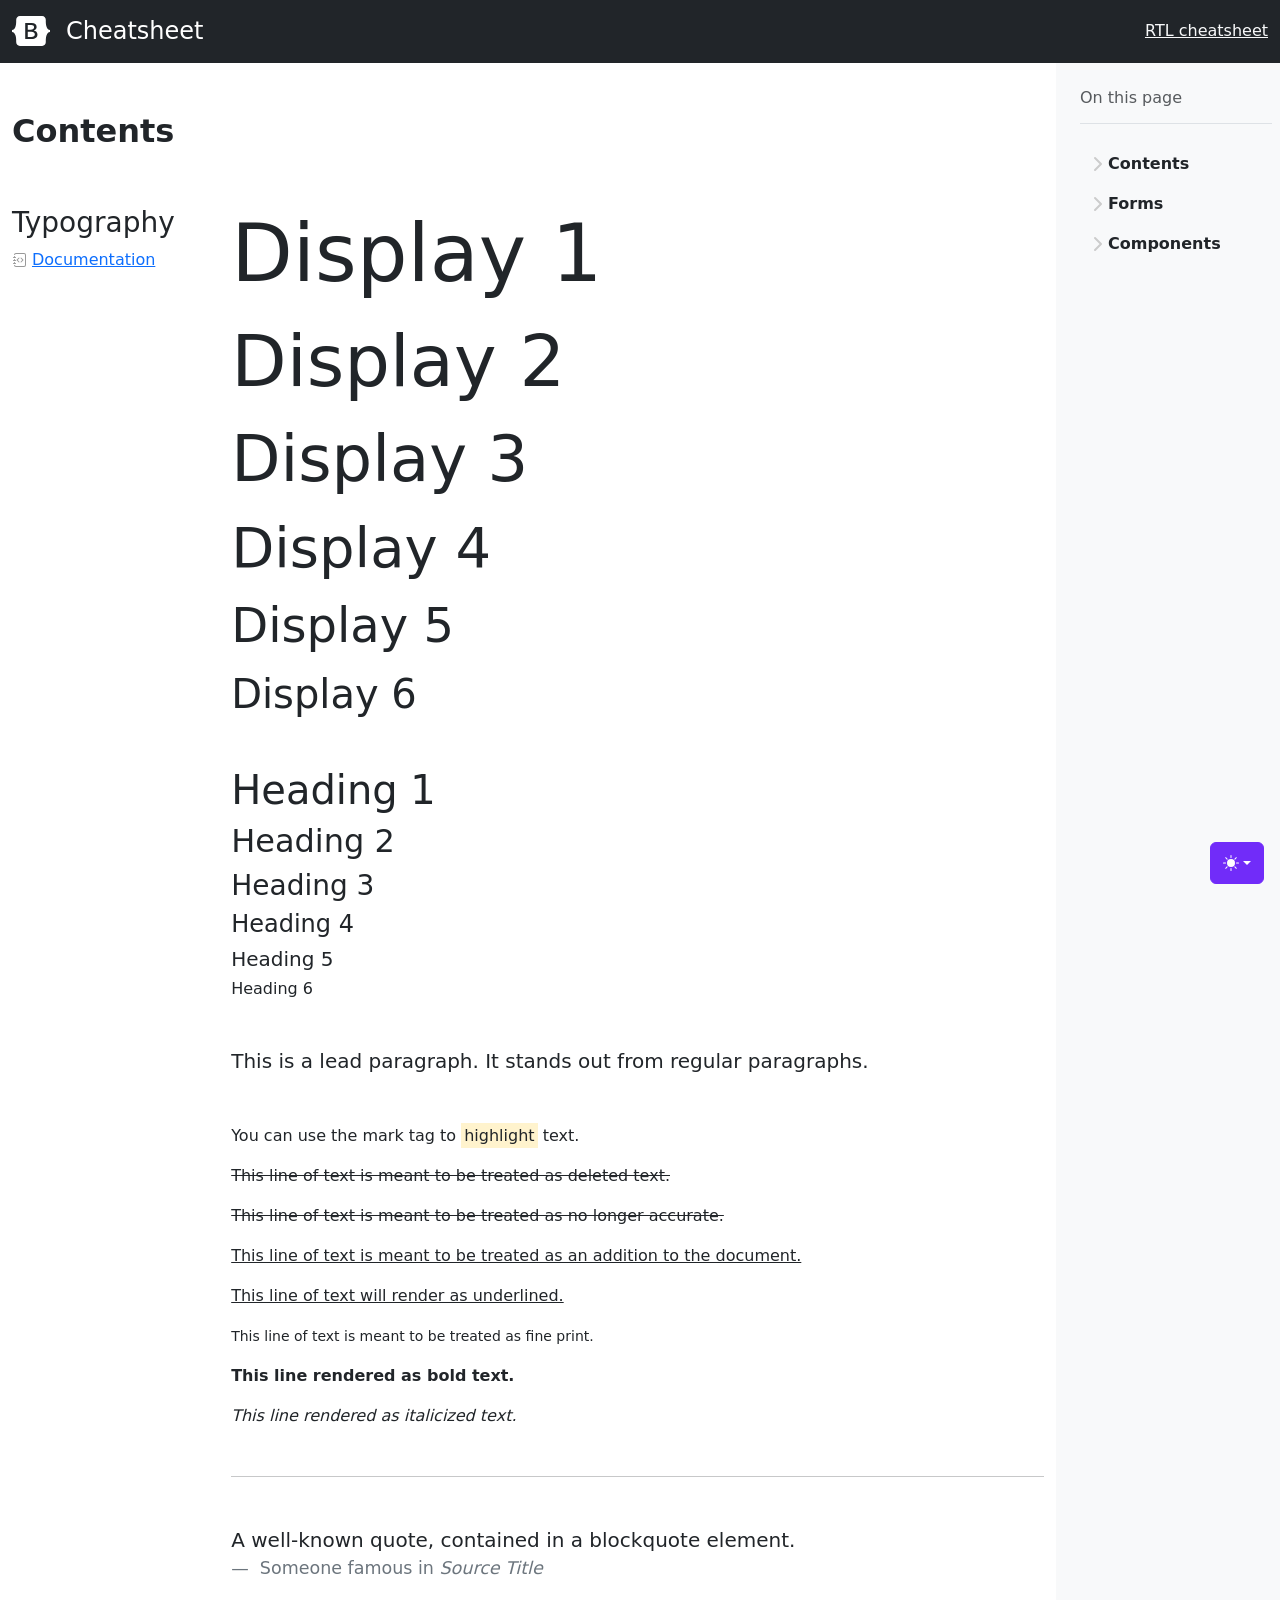
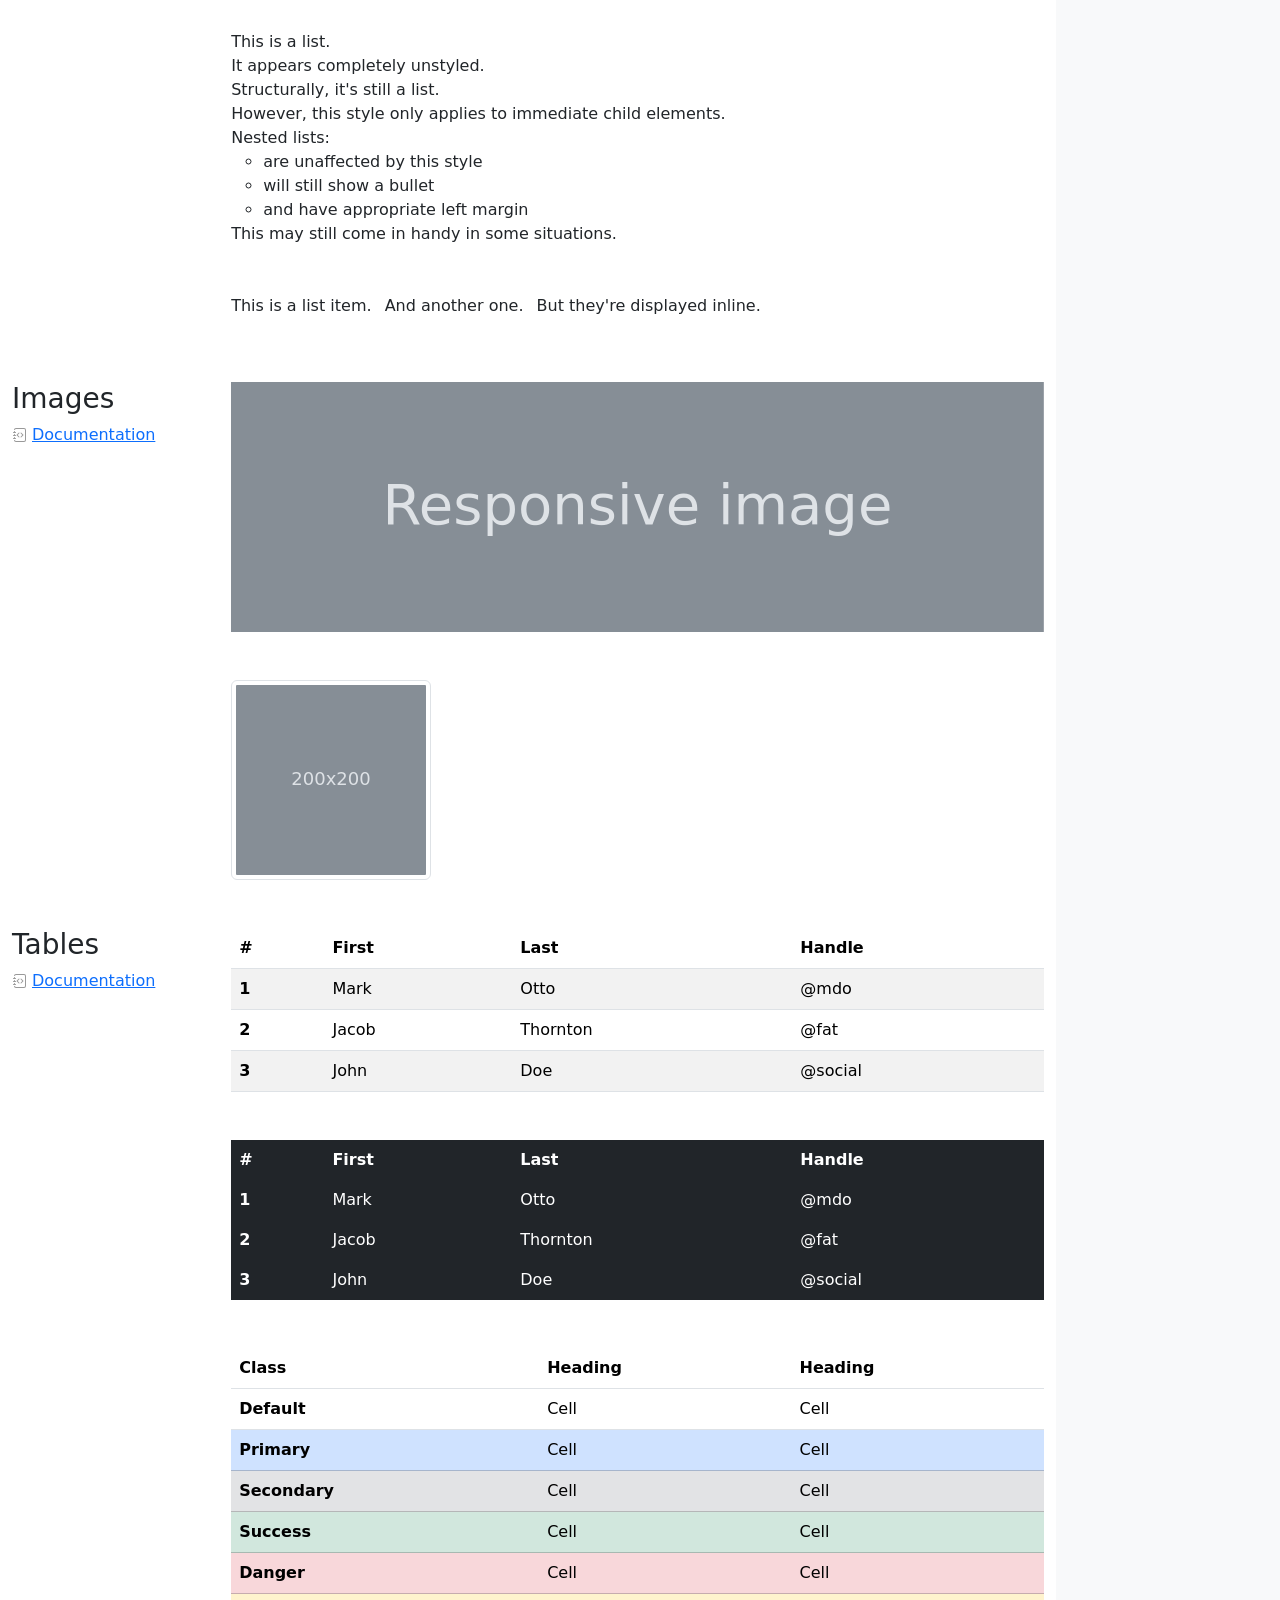
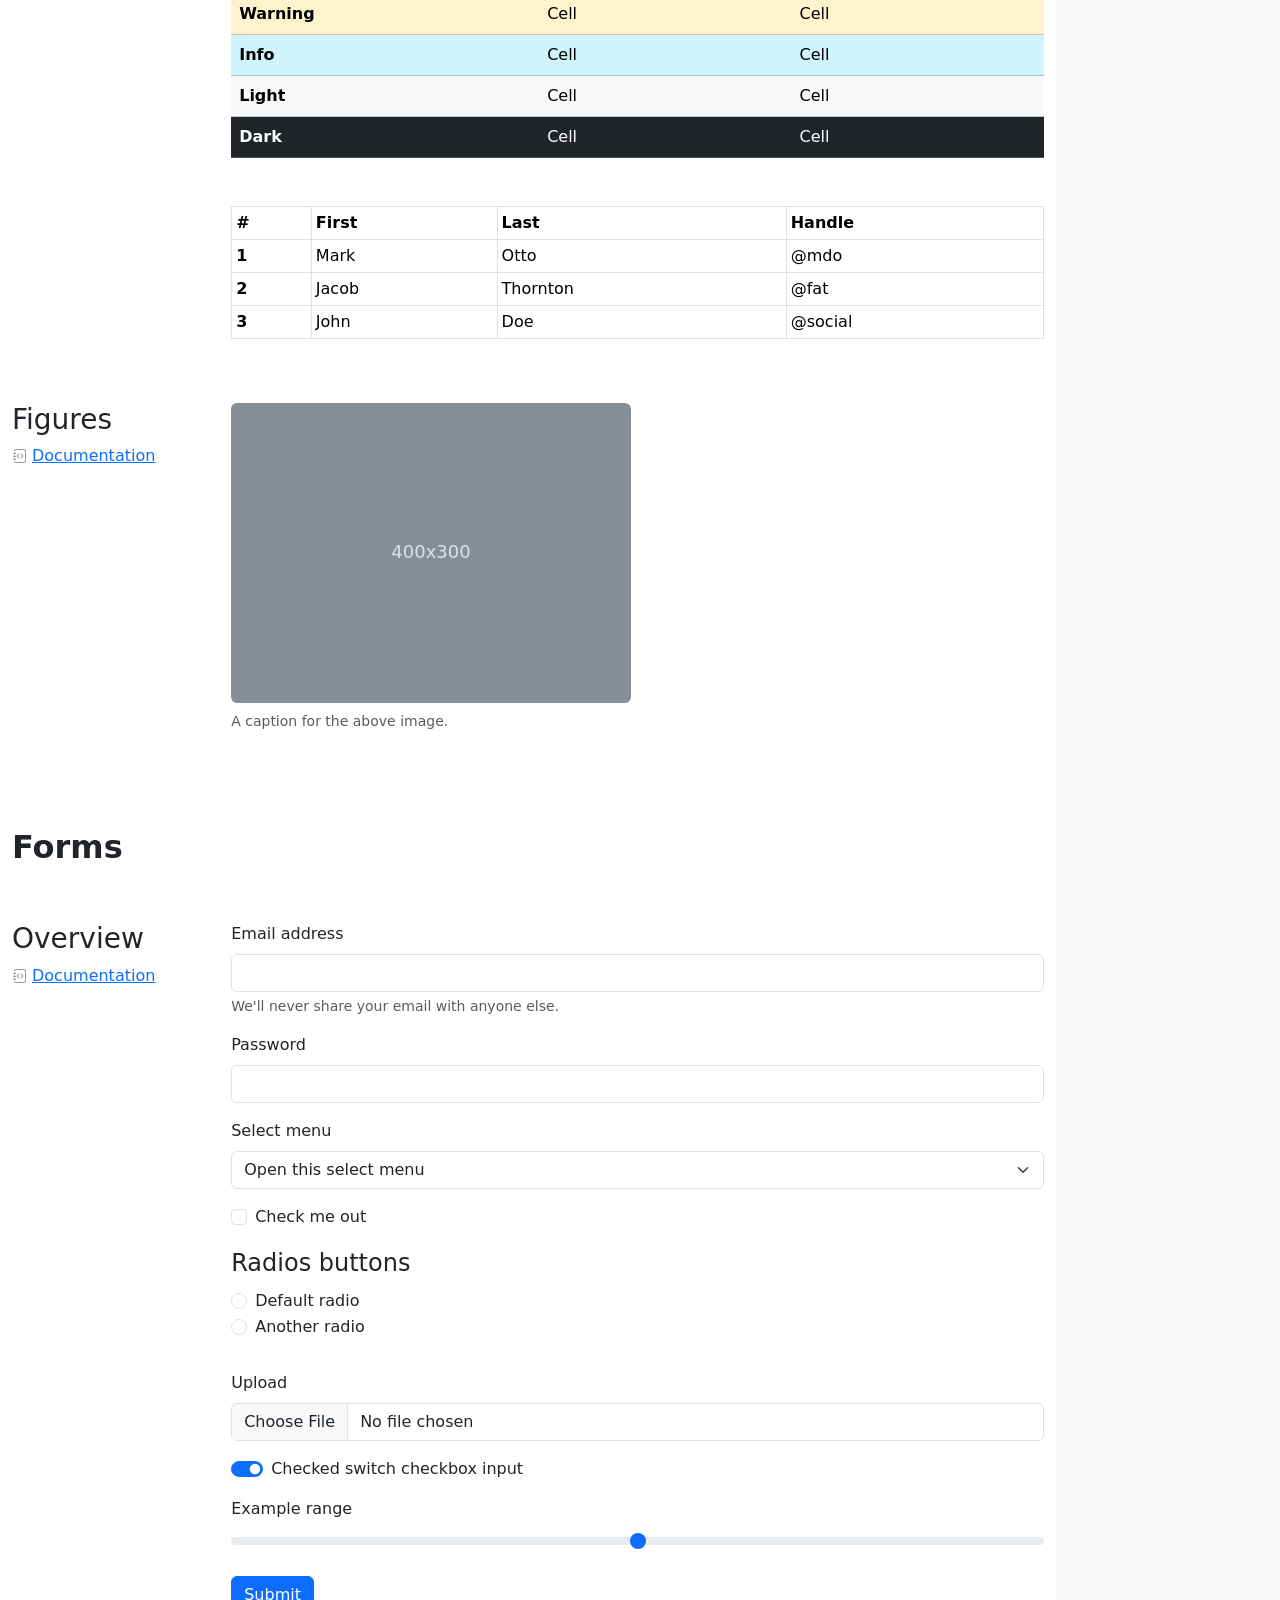
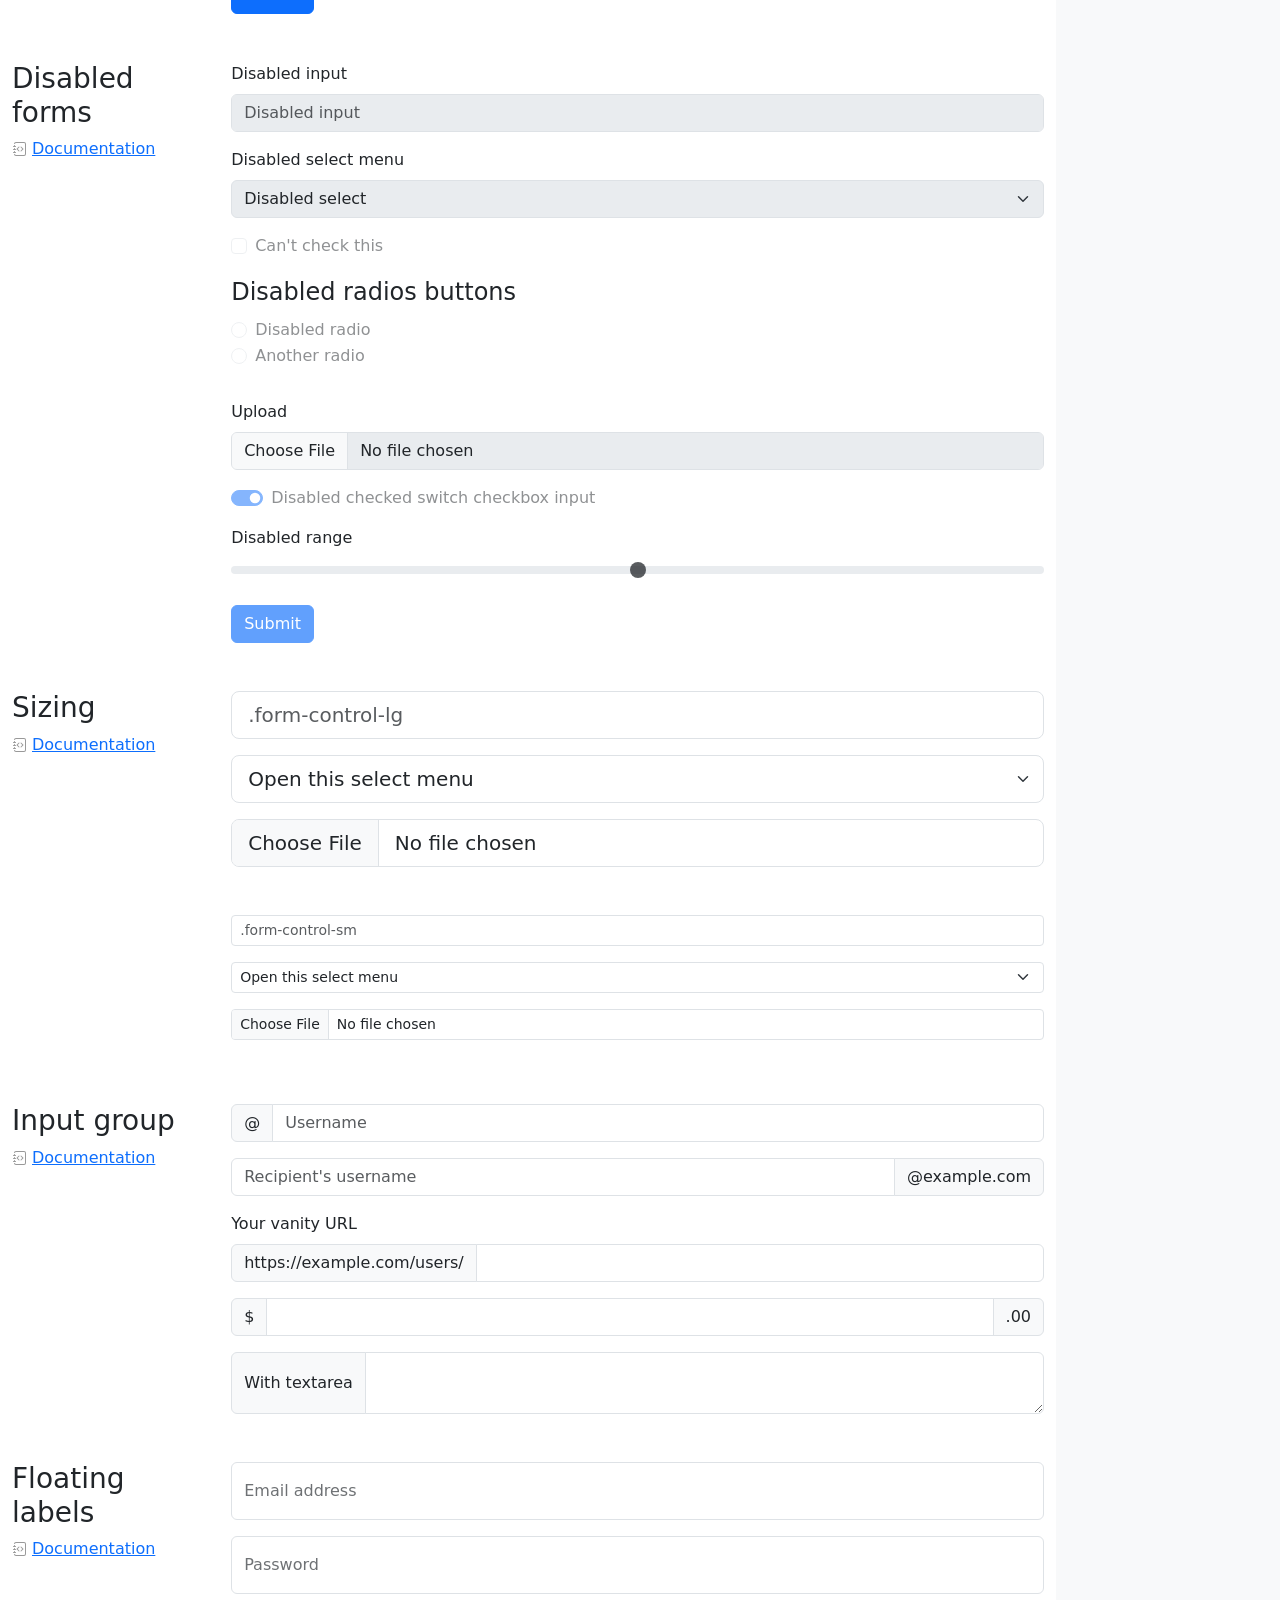
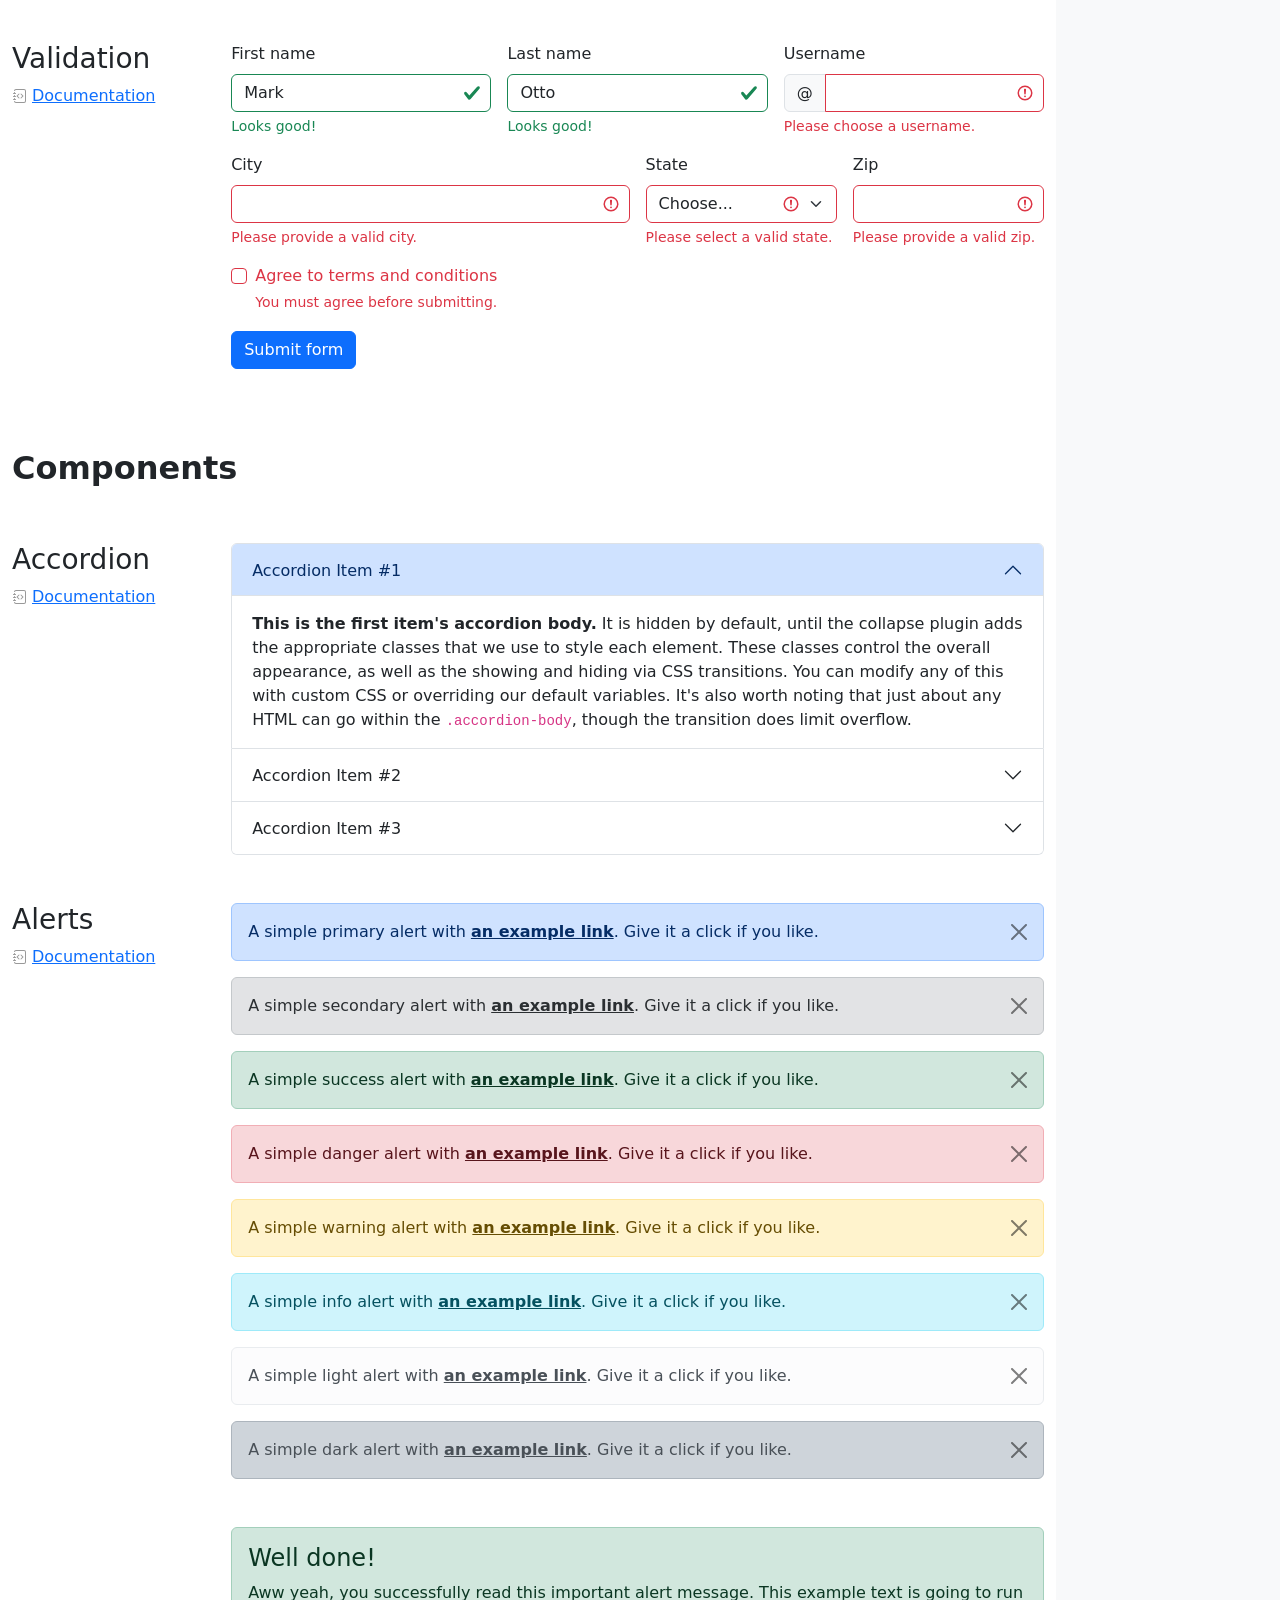
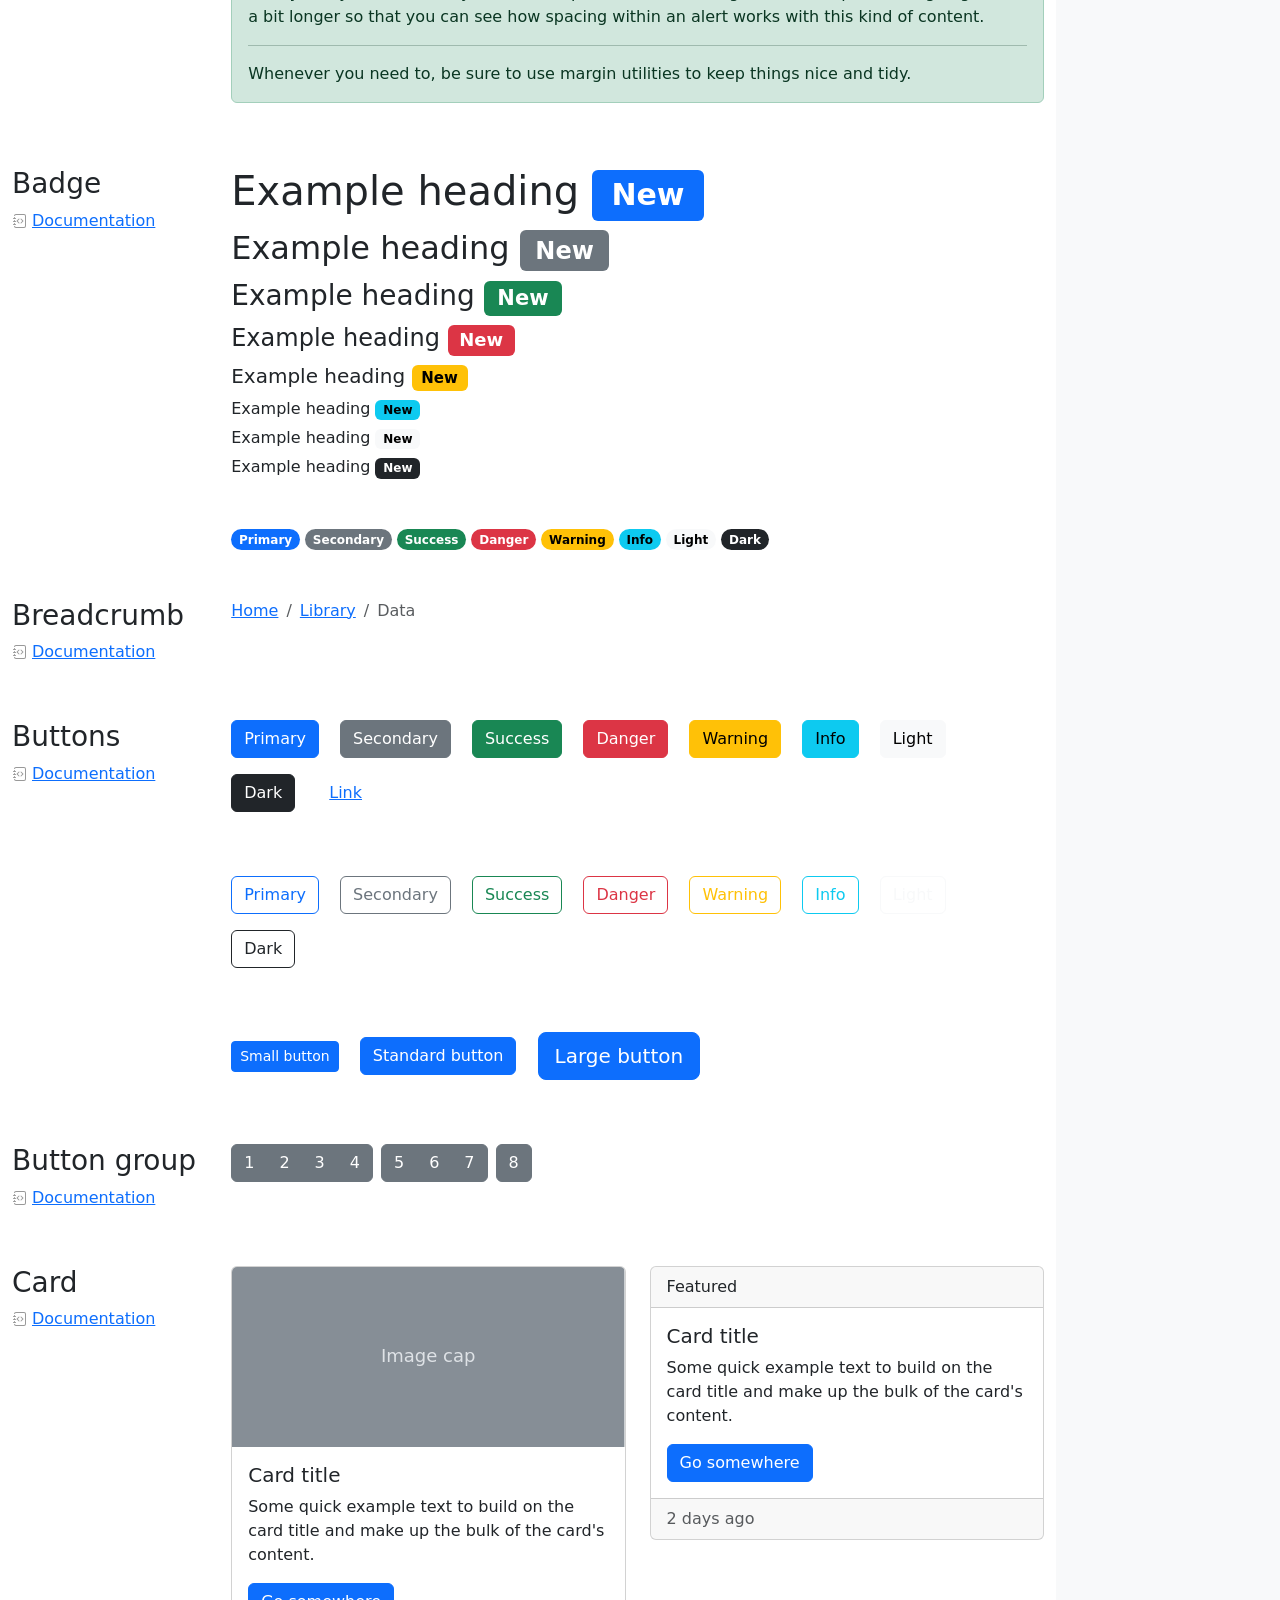
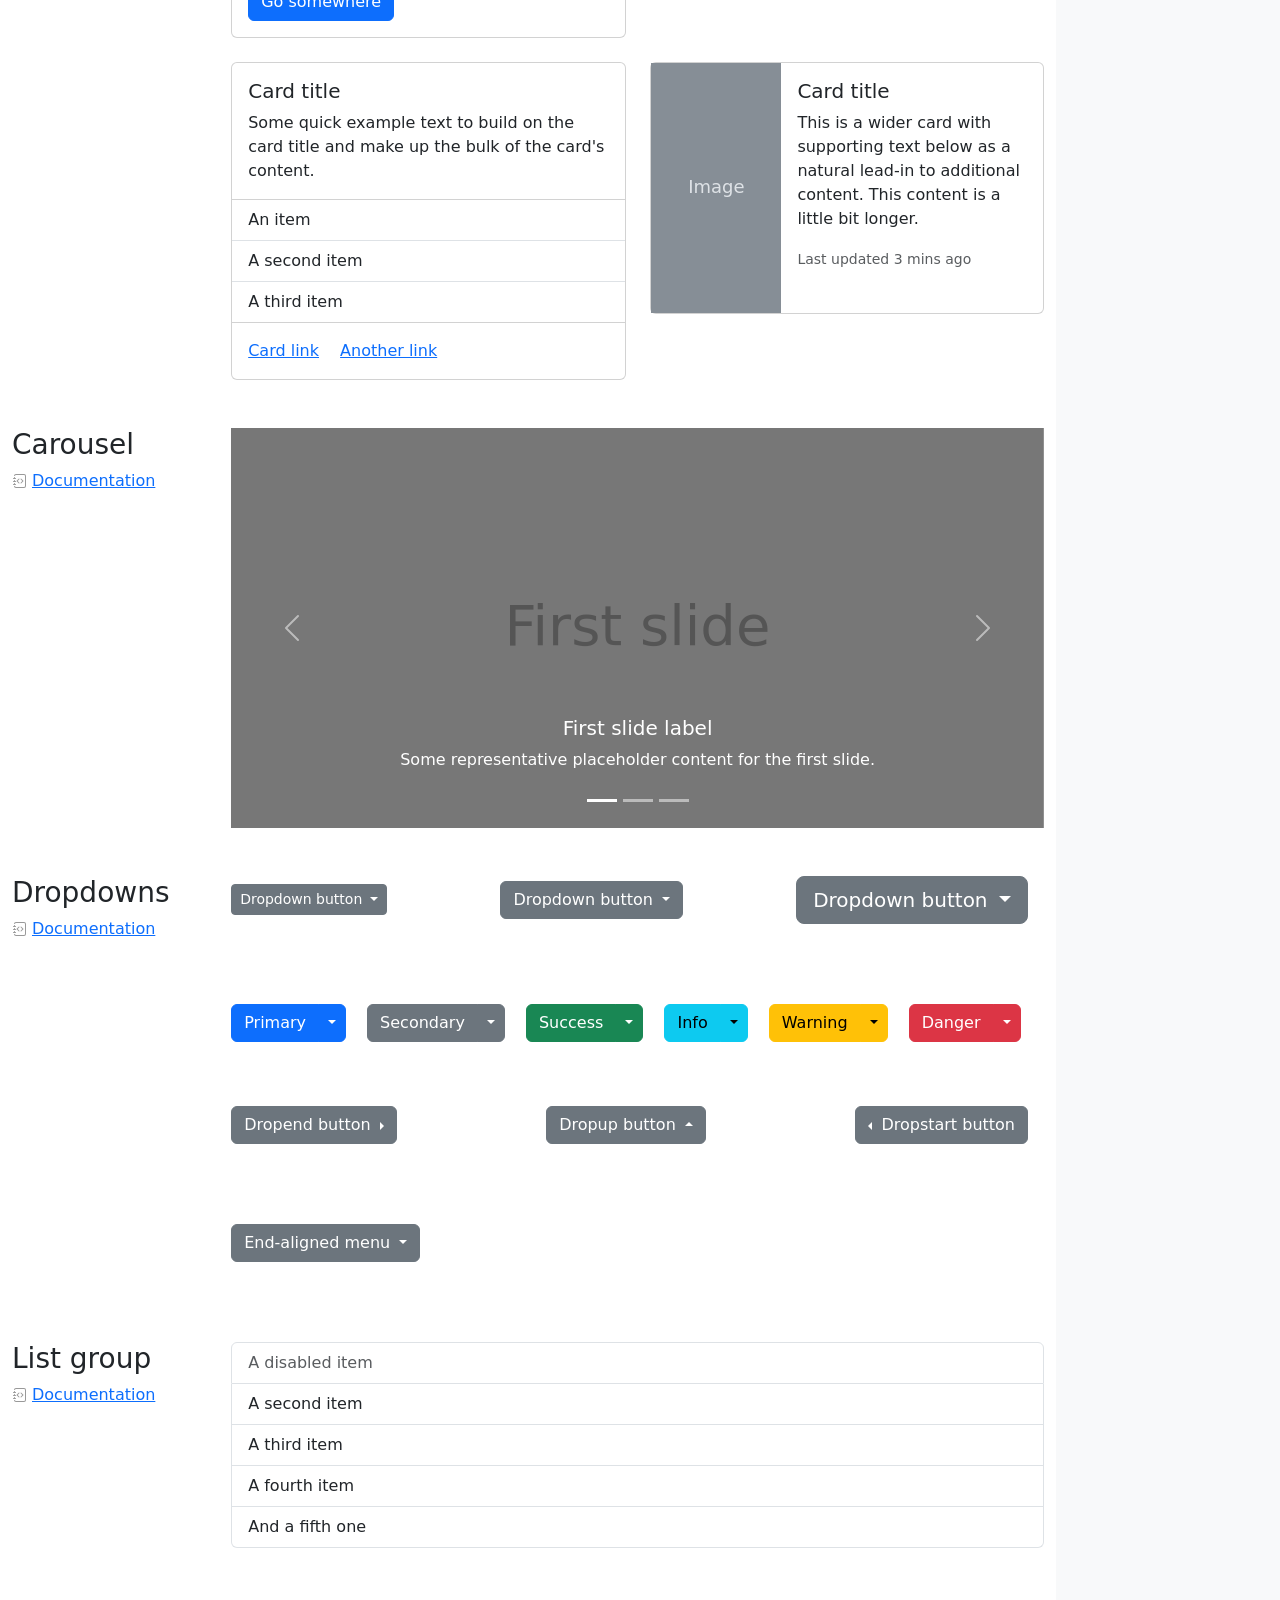
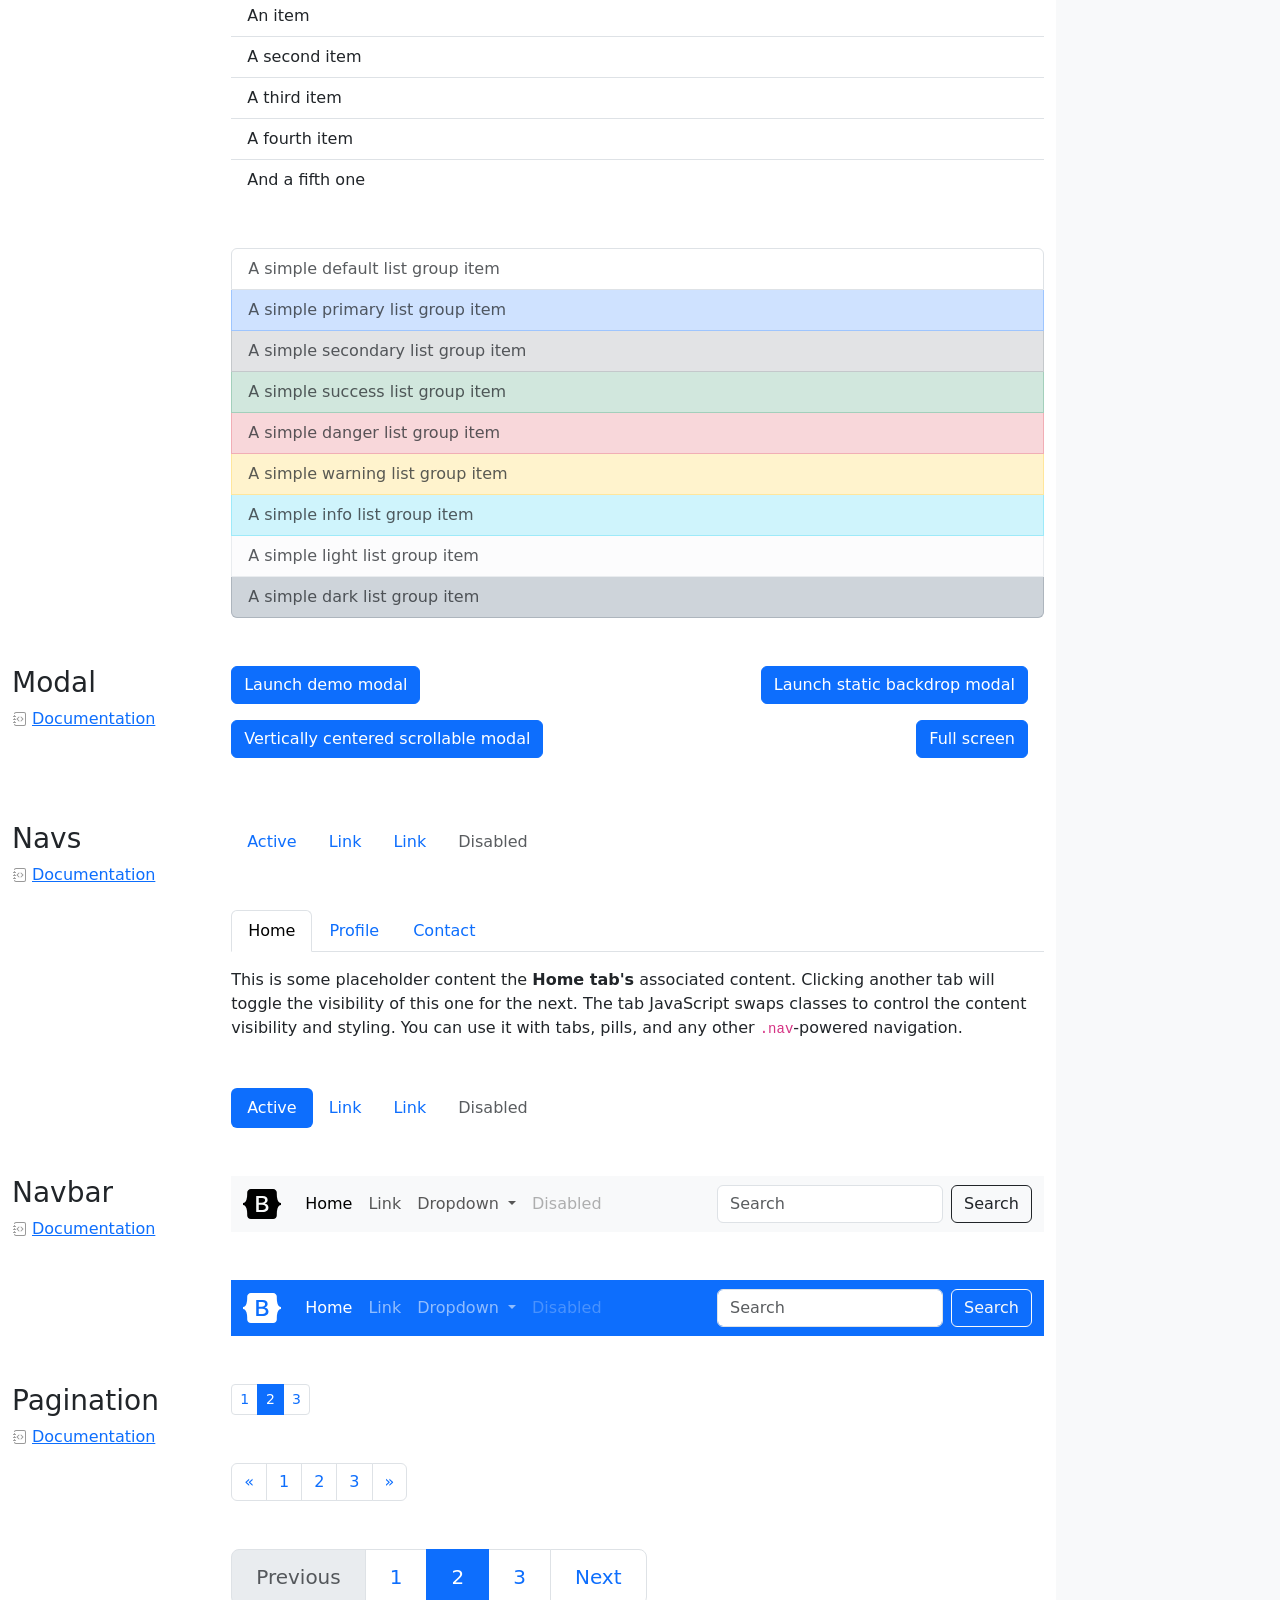
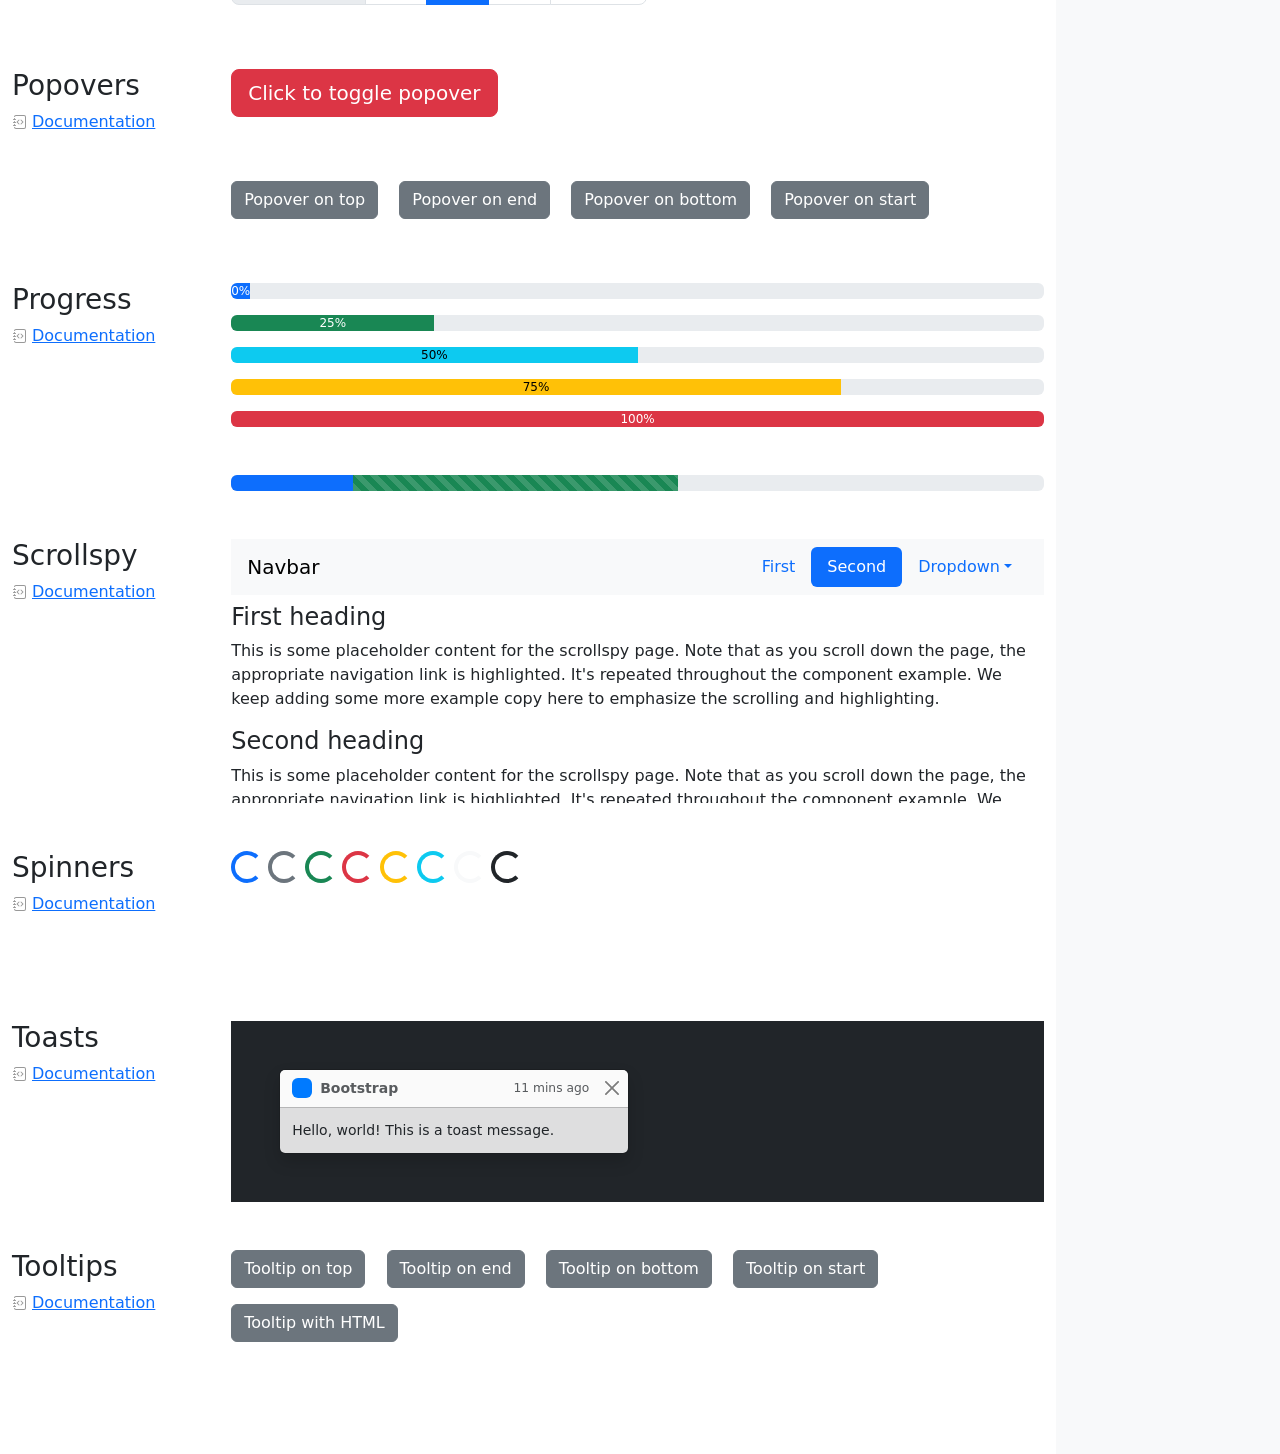
<file: bootstrap-5.3.8-examples/cheatsheet/index.html>
<!doctype html>
<html lang="en" data-bs-theme="auto">
  <head>
    <meta charset="utf-8" />
    <meta name="viewport" content="width=device-width, initial-scale=1" />
    <meta name="description" content="" />
    <meta
      name="author"
      content="Mark Otto, Jacob Thornton, and Bootstrap contributors"
    />
    <meta name="generator" content="Astro v5.13.2" />
    <title>Cheatsheet · Bootstrap v5.3</title>
    <link
      rel="canonical"
      href="https://getbootstrap.com/docs/5.3/examples/cheatsheet/"
    />
    <script src="../assets/js/color-modes.js"></script>
    <link href="../assets/dist/css/bootstrap.min.css" rel="stylesheet" />
    <meta name="theme-color" content="#712cf9" />
    <link href="cheatsheet.css" rel="stylesheet" />
    <style>
      .bd-placeholder-img {
        font-size: 1.125rem;
        text-anchor: middle;
        -webkit-user-select: none;
        -moz-user-select: none;
        user-select: none;
      }
      @media (min-width: 768px) {
        .bd-placeholder-img-lg {
          font-size: 3.5rem;
        }
      }
      .b-example-divider {
        width: 100%;
        height: 3rem;
        background-color: #0000001a;
        border: solid rgba(0, 0, 0, 0.15);
        border-width: 1px 0;
        box-shadow:
          inset 0 0.5em 1.5em #0000001a,
          inset 0 0.125em 0.5em #00000026;
      }
      .b-example-vr {
        flex-shrink: 0;
        width: 1.5rem;
        height: 100vh;
      }
      .bi {
        vertical-align: -0.125em;
        fill: currentColor;
      }
      .nav-scroller {
        position: relative;
        z-index: 2;
        height: 2.75rem;
        overflow-y: hidden;
      }
      .nav-scroller .nav {
        display: flex;
        flex-wrap: nowrap;
        padding-bottom: 1rem;
        margin-top: -1px;
        overflow-x: auto;
        text-align: center;
        white-space: nowrap;
        -webkit-overflow-scrolling: touch;
      }
      .btn-bd-primary {
        --bd-violet-bg: #712cf9;
        --bd-violet-rgb: 112.520718, 44.062154, 249.437846;
        --bs-btn-font-weight: 600;
        --bs-btn-color: var(--bs-white);
        --bs-btn-bg: var(--bd-violet-bg);
        --bs-btn-border-color: var(--bd-violet-bg);
        --bs-btn-hover-color: var(--bs-white);
        --bs-btn-hover-bg: #6528e0;
        --bs-btn-hover-border-color: #6528e0;
        --bs-btn-focus-shadow-rgb: var(--bd-violet-rgb);
        --bs-btn-active-color: var(--bs-btn-hover-color);
        --bs-btn-active-bg: #5a23c8;
        --bs-btn-active-border-color: #5a23c8;
      }
      .bd-mode-toggle {
        z-index: 1500;
      }
      .bd-mode-toggle .bi {
        width: 1em;
        height: 1em;
      }
      .bd-mode-toggle .dropdown-menu .active .bi {
        display: block !important;
      }
    </style>
  </head>
  <body class="bg-body-tertiary">
    <svg xmlns="http://www.w3.org/2000/svg" class="d-none">
      <symbol id="check2" viewBox="0 0 16 16">
        <path
          d="M13.854 3.646a.5.5 0 0 1 0 .708l-7 7a.5.5 0 0 1-.708 0l-3.5-3.5a.5.5 0 1 1 .708-.708L6.5 10.293l6.646-6.647a.5.5 0 0 1 .708 0z"
        ></path>
      </symbol>
      <symbol id="circle-half" viewBox="0 0 16 16">
        <path
          d="M8 15A7 7 0 1 0 8 1v14zm0 1A8 8 0 1 1 8 0a8 8 0 0 1 0 16z"
        ></path>
      </symbol>
      <symbol id="moon-stars-fill" viewBox="0 0 16 16">
        <path
          d="M6 .278a.768.768 0 0 1 .08.858 7.208 7.208 0 0 0-.878 3.46c0 4.021 3.278 7.277 7.318 7.277.527 0 1.04-.055 1.533-.16a.787.787 0 0 1 .81.316.733.733 0 0 1-.031.893A8.349 8.349 0 0 1 8.344 16C3.734 16 0 12.286 0 7.71 0 4.266 2.114 1.312 5.124.06A.752.752 0 0 1 6 .278z"
        ></path>
        <path
          d="M10.794 3.148a.217.217 0 0 1 .412 0l.387 1.162c.173.518.579.924 1.097 1.097l1.162.387a.217.217 0 0 1 0 .412l-1.162.387a1.734 1.734 0 0 0-1.097 1.097l-.387 1.162a.217.217 0 0 1-.412 0l-.387-1.162A1.734 1.734 0 0 0 9.31 6.593l-1.162-.387a.217.217 0 0 1 0-.412l1.162-.387a1.734 1.734 0 0 0 1.097-1.097l.387-1.162zM13.863.099a.145.145 0 0 1 .274 0l.258.774c.115.346.386.617.732.732l.774.258a.145.145 0 0 1 0 .274l-.774.258a1.156 1.156 0 0 0-.732.732l-.258.774a.145.145 0 0 1-.274 0l-.258-.774a1.156 1.156 0 0 0-.732-.732l-.774-.258a.145.145 0 0 1 0-.274l.774-.258c.346-.115.617-.386.732-.732L13.863.1z"
        ></path>
      </symbol>
      <symbol id="sun-fill" viewBox="0 0 16 16">
        <path
          d="M8 12a4 4 0 1 0 0-8 4 4 0 0 0 0 8zM8 0a.5.5 0 0 1 .5.5v2a.5.5 0 0 1-1 0v-2A.5.5 0 0 1 8 0zm0 13a.5.5 0 0 1 .5.5v2a.5.5 0 0 1-1 0v-2A.5.5 0 0 1 8 13zm8-5a.5.5 0 0 1-.5.5h-2a.5.5 0 0 1 0-1h2a.5.5 0 0 1 .5.5zM3 8a.5.5 0 0 1-.5.5h-2a.5.5 0 0 1 0-1h2A.5.5 0 0 1 3 8zm10.657-5.657a.5.5 0 0 1 0 .707l-1.414 1.415a.5.5 0 1 1-.707-.708l1.414-1.414a.5.5 0 0 1 .707 0zm-9.193 9.193a.5.5 0 0 1 0 .707L3.05 13.657a.5.5 0 0 1-.707-.707l1.414-1.414a.5.5 0 0 1 .707 0zm9.193 2.121a.5.5 0 0 1-.707 0l-1.414-1.414a.5.5 0 0 1 .707-.707l1.414 1.414a.5.5 0 0 1 0 .707zM4.464 4.465a.5.5 0 0 1-.707 0L2.343 3.05a.5.5 0 1 1 .707-.707l1.414 1.414a.5.5 0 0 1 0 .708z"
        ></path>
      </symbol>
    </svg>
    <div
      class="dropdown position-fixed bottom-0 end-0 mb-3 me-3 bd-mode-toggle"
    >
      <button
        class="btn btn-bd-primary py-2 dropdown-toggle d-flex align-items-center"
        id="bd-theme"
        type="button"
        aria-expanded="false"
        data-bs-toggle="dropdown"
        aria-label="Toggle theme (auto)"
      >
        <svg class="bi my-1 theme-icon-active" aria-hidden="true">
          <use href="#circle-half"></use>
        </svg>
        <span class="visually-hidden" id="bd-theme-text">Toggle theme</span>
      </button>
      <ul
        class="dropdown-menu dropdown-menu-end shadow"
        aria-labelledby="bd-theme-text"
      >
        <li>
          <button
            type="button"
            class="dropdown-item d-flex align-items-center"
            data-bs-theme-value="light"
            aria-pressed="false"
          >
            <svg class="bi me-2 opacity-50" aria-hidden="true">
              <use href="#sun-fill"></use>
            </svg>
            Light
            <svg class="bi ms-auto d-none" aria-hidden="true">
              <use href="#check2"></use>
            </svg>
          </button>
        </li>
        <li>
          <button
            type="button"
            class="dropdown-item d-flex align-items-center"
            data-bs-theme-value="dark"
            aria-pressed="false"
          >
            <svg class="bi me-2 opacity-50" aria-hidden="true">
              <use href="#moon-stars-fill"></use>
            </svg>
            Dark
            <svg class="bi ms-auto d-none" aria-hidden="true">
              <use href="#check2"></use>
            </svg>
          </button>
        </li>
        <li>
          <button
            type="button"
            class="dropdown-item d-flex align-items-center active"
            data-bs-theme-value="auto"
            aria-pressed="true"
          >
            <svg class="bi me-2 opacity-50" aria-hidden="true">
              <use href="#circle-half"></use>
            </svg>
            Auto
            <svg class="bi ms-auto d-none" aria-hidden="true">
              <use href="#check2"></use>
            </svg>
          </button>
        </li>
      </ul>
    </div>
    <header
      class="bd-header bg-dark py-3 d-flex align-items-stretch border-bottom border-dark"
    >
      <div class="container-fluid d-flex align-items-center">
        <h1 class="d-flex align-items-center fs-4 text-white mb-0">
          <img
            src="../assets/brand/bootstrap-logo-white.svg"
            width="38"
            height="30"
            class="me-3"
            alt="Bootstrap"
          />
          Cheatsheet
        </h1>
        <a
          href="../examples/cheatsheet-rtl/"
          class="ms-auto link-light"
          hreflang="ar"
          >RTL cheatsheet</a
        >
      </div>
    </header>
    <aside
      class="bd-aside sticky-xl-top text-body-secondary align-self-start mb-3 mb-xl-5 px-2"
    >
      <h2 class="h6 pt-4 pb-3 mb-4 border-bottom">On this page</h2>
      <nav class="small" id="toc">
        <ul class="list-unstyled">
          <li class="my-2">
            <button
              type="button"
              class="btn d-inline-flex align-items-center collapsed border-0"
              data-bs-toggle="collapse"
              aria-expanded="false"
              data-bs-target="#contents-collapse"
              aria-controls="contents-collapse"
            >
              Contents
            </button>
            <ul class="list-unstyled ps-3 collapse" id="contents-collapse">
              <li>
                <a
                  class="d-inline-flex align-items-center rounded text-decoration-none"
                  href="#typography"
                  >Typography</a
                >
              </li>
              <li>
                <a
                  class="d-inline-flex align-items-center rounded text-decoration-none"
                  href="#images"
                  >Images</a
                >
              </li>
              <li>
                <a
                  class="d-inline-flex align-items-center rounded text-decoration-none"
                  href="#tables"
                  >Tables</a
                >
              </li>
              <li>
                <a
                  class="d-inline-flex align-items-center rounded text-decoration-none"
                  href="#figures"
                  >Figures</a
                >
              </li>
            </ul>
          </li>
          <li class="my-2">
            <button
              type="button"
              class="btn d-inline-flex align-items-center collapsed border-0"
              data-bs-toggle="collapse"
              aria-expanded="false"
              data-bs-target="#forms-collapse"
              aria-controls="forms-collapse"
            >
              Forms
            </button>
            <ul class="list-unstyled ps-3 collapse" id="forms-collapse">
              <li>
                <a
                  class="d-inline-flex align-items-center rounded text-decoration-none"
                  href="#overview"
                  >Overview</a
                >
              </li>
              <li>
                <a
                  class="d-inline-flex align-items-center rounded text-decoration-none"
                  href="#disabled-forms"
                  >Disabled forms</a
                >
              </li>
              <li>
                <a
                  class="d-inline-flex align-items-center rounded text-decoration-none"
                  href="#sizing"
                  >Sizing</a
                >
              </li>
              <li>
                <a
                  class="d-inline-flex align-items-center rounded text-decoration-none"
                  href="#input-group"
                  >Input group</a
                >
              </li>
              <li>
                <a
                  class="d-inline-flex align-items-center rounded text-decoration-none"
                  href="#floating-labels"
                  >Floating labels</a
                >
              </li>
              <li>
                <a
                  class="d-inline-flex align-items-center rounded text-decoration-none"
                  href="#validation"
                  >Validation</a
                >
              </li>
            </ul>
          </li>
          <li class="my-2">
            <button
              type="button"
              class="btn d-inline-flex align-items-center collapsed border-0"
              data-bs-toggle="collapse"
              aria-expanded="false"
              data-bs-target="#components-collapse"
              aria-controls="components-collapse"
            >
              Components
            </button>
            <ul class="list-unstyled ps-3 collapse" id="components-collapse">
              <li>
                <a
                  class="d-inline-flex align-items-center rounded text-decoration-none"
                  href="#accordion"
                  >Accordion</a
                >
              </li>
              <li>
                <a
                  class="d-inline-flex align-items-center rounded text-decoration-none"
                  href="#alerts"
                  >Alerts</a
                >
              </li>
              <li>
                <a
                  class="d-inline-flex align-items-center rounded text-decoration-none"
                  href="#badge"
                  >Badge</a
                >
              </li>
              <li>
                <a
                  class="d-inline-flex align-items-center rounded text-decoration-none"
                  href="#breadcrumb"
                  >Breadcrumb</a
                >
              </li>
              <li>
                <a
                  class="d-inline-flex align-items-center rounded text-decoration-none"
                  href="#buttons"
                  >Buttons</a
                >
              </li>
              <li>
                <a
                  class="d-inline-flex align-items-center rounded text-decoration-none"
                  href="#button-group"
                  >Button group</a
                >
              </li>
              <li>
                <a
                  class="d-inline-flex align-items-center rounded text-decoration-none"
                  href="#card"
                  >Card</a
                >
              </li>
              <li>
                <a
                  class="d-inline-flex align-items-center rounded text-decoration-none"
                  href="#carousel"
                  >Carousel</a
                >
              </li>
              <li>
                <a
                  class="d-inline-flex align-items-center rounded text-decoration-none"
                  href="#dropdowns"
                  >Dropdowns</a
                >
              </li>
              <li>
                <a
                  class="d-inline-flex align-items-center rounded text-decoration-none"
                  href="#list-group"
                  >List group</a
                >
              </li>
              <li>
                <a
                  class="d-inline-flex align-items-center rounded text-decoration-none"
                  href="#modal"
                  >Modal</a
                >
              </li>
              <li>
                <a
                  class="d-inline-flex align-items-center rounded text-decoration-none"
                  href="#navs"
                  >Navs</a
                >
              </li>
              <li>
                <a
                  class="d-inline-flex align-items-center rounded text-decoration-none"
                  href="#navbar"
                  >Navbar</a
                >
              </li>
              <li>
                <a
                  class="d-inline-flex align-items-center rounded text-decoration-none"
                  href="#pagination"
                  >Pagination</a
                >
              </li>
              <li>
                <a
                  class="d-inline-flex align-items-center rounded text-decoration-none"
                  href="#popovers"
                  >Popovers</a
                >
              </li>
              <li>
                <a
                  class="d-inline-flex align-items-center rounded text-decoration-none"
                  href="#progress"
                  >Progress</a
                >
              </li>
              <li>
                <a
                  class="d-inline-flex align-items-center rounded text-decoration-none"
                  href="#scrollspy"
                  >Scrollspy</a
                >
              </li>
              <li>
                <a
                  class="d-inline-flex align-items-center rounded text-decoration-none"
                  href="#spinners"
                  >Spinners</a
                >
              </li>
              <li>
                <a
                  class="d-inline-flex align-items-center rounded text-decoration-none"
                  href="#toasts"
                  >Toasts</a
                >
              </li>
              <li>
                <a
                  class="d-inline-flex align-items-center rounded text-decoration-none"
                  href="#tooltips"
                  >Tooltips</a
                >
              </li>
            </ul>
          </li>
        </ul>
      </nav>
    </aside>
    <main class="bd-cheatsheet container-fluid bg-body">
      <section id="content">
        <h2 class="sticky-xl-top fw-bold pt-3 pt-xl-5 pb-2 pb-xl-3">
          Contents
        </h2>
        <article class="my-3" id="typography">
          <div
            class="bd-heading sticky-xl-top align-self-start mt-5 mb-3 mt-xl-0 mb-xl-2"
          >
            <h3>Typography</h3>
            <a class="d-flex align-items-center" href="../content/typography"
              >Documentation</a
            >
          </div>
          <div>
            <div class="bd-example-snippet bd-code-snippet">
              <div class="bd-example m-0 border-0">
                <p class="display-1">Display 1</p>
                <p class="display-2">Display 2</p>
                <p class="display-3">Display 3</p>
                <p class="display-4">Display 4</p>
                <p class="display-5">Display 5</p>
                <p class="display-6">Display 6</p>
              </div>
            </div>
            <div class="bd-example-snippet bd-code-snippet">
              <div class="bd-example m-0 border-0">
                <p class="h1">Heading 1</p>
                <p class="h2">Heading 2</p>
                <p class="h3">Heading 3</p>
                <p class="h4">Heading 4</p>
                <p class="h5">Heading 5</p>
                <p class="h6">Heading 6</p>
              </div>
            </div>
            <div class="bd-example-snippet bd-code-snippet">
              <div class="bd-example m-0 border-0">
                <p class="lead">
                  This is a lead paragraph. It stands out from regular
                  paragraphs.
                </p>
              </div>
            </div>
            <div class="bd-example-snippet bd-code-snippet">
              <div class="bd-example m-0 border-0">
                <p>You can use the mark tag to <mark>highlight</mark> text.</p>
                <p>
                  <del
                    >This line of text is meant to be treated as deleted
                    text.</del
                  >
                </p>
                <p>
                  <s
                    >This line of text is meant to be treated as no longer
                    accurate.</s
                  >
                </p>
                <p>
                  <ins
                    >This line of text is meant to be treated as an addition to
                    the document.</ins
                  >
                </p>
                <p><u>This line of text will render as underlined.</u></p>
                <p>
                  <small
                    >This line of text is meant to be treated as fine
                    print.</small
                  >
                </p>
                <p><strong>This line rendered as bold text.</strong></p>
                <p><em>This line rendered as italicized text.</em></p>
              </div>
            </div>
            <div class="bd-example-snippet bd-code-snippet">
              <div class="bd-example m-0 border-0">
                <hr />
              </div>
            </div>
            <div class="bd-example-snippet bd-code-snippet">
              <div class="bd-example m-0 border-0">
                <blockquote class="blockquote">
                  <p>A well-known quote, contained in a blockquote element.</p>
                  <footer class="blockquote-footer">
                    Someone famous in
                    <cite title="Source Title">Source Title</cite>
                  </footer>
                </blockquote>
              </div>
            </div>
            <div class="bd-example-snippet bd-code-snippet">
              <div class="bd-example m-0 border-0">
                <ul class="list-unstyled">
                  <li>This is a list.</li>
                  <li>It appears completely unstyled.</li>
                  <li>Structurally, it's still a list.</li>
                  <li>
                    However, this style only applies to immediate child
                    elements.
                  </li>
                  <li>
                    Nested lists:
                    <ul>
                      <li>are unaffected by this style</li>
                      <li>will still show a bullet</li>
                      <li>and have appropriate left margin</li>
                    </ul>
                  </li>
                  <li>This may still come in handy in some situations.</li>
                </ul>
              </div>
            </div>
            <div class="bd-example-snippet bd-code-snippet">
              <div class="bd-example m-0 border-0">
                <ul class="list-inline">
                  <li class="list-inline-item">This is a list item.</li>
                  <li class="list-inline-item">And another one.</li>
                  <li class="list-inline-item">
                    But they're displayed inline.
                  </li>
                </ul>
              </div>
            </div>
          </div>
        </article>
        <article class="my-3" id="images">
          <div
            class="bd-heading sticky-xl-top align-self-start mt-5 mb-3 mt-xl-0 mb-xl-2"
          >
            <h3>Images</h3>
            <a class="d-flex align-items-center" href="../content/images"
              >Documentation</a
            >
          </div>
          <div>
            <div class="bd-example-snippet bd-code-snippet">
              <div class="bd-example m-0 border-0">
                <svg
                  aria-label="Placeholder: Responsive image"
                  class="bd-placeholder-img bd-placeholder-img-lg img-fluid"
                  height="250"
                  preserveAspectRatio="xMidYMid slice"
                  role="img"
                  width="100%"
                  xmlns="http://www.w3.org/2000/svg"
                >
                  <title>Placeholder</title>
                  <rect width="100%" height="100%" fill="#868e96" />
                  <text x="50%" y="50%" fill="#dee2e6" dy=".3em">
                    Responsive image
                  </text>
                </svg>
              </div>
            </div>
            <div class="bd-example-snippet bd-code-snippet">
              <div class="bd-example m-0 border-0">
                <svg
                  aria-label="A generic square placeholder image with a white border around it, making it resemble a photograph taken with an old instant camera: 200x200"
                  class="bd-placeholder-img img-thumbnail"
                  height="200"
                  preserveAspectRatio="xMidYMid slice"
                  role="img"
                  width="200"
                  xmlns="http://www.w3.org/2000/svg"
                >
                  <title>
                    A generic square placeholder image with a white border
                    around it, making it resemble a photograph taken with an old
                    instant camera
                  </title>
                  <rect width="100%" height="100%" fill="#868e96" />
                  <text x="50%" y="50%" fill="#dee2e6" dy=".3em">200x200</text>
                </svg>
              </div>
            </div>
          </div>
        </article>
        <article class="my-3" id="tables">
          <div
            class="bd-heading sticky-xl-top align-self-start mt-5 mb-3 mt-xl-0 mb-xl-2"
          >
            <h3>Tables</h3>
            <a class="d-flex align-items-center" href="../content/tables"
              >Documentation</a
            >
          </div>
          <div>
            <div class="bd-example-snippet bd-code-snippet">
              <div class="bd-example m-0 border-0">
                <table class="table table-striped">
                  <thead>
                    <tr>
                      <th scope="col">#</th>
                      <th scope="col">First</th>
                      <th scope="col">Last</th>
                      <th scope="col">Handle</th>
                    </tr>
                  </thead>
                  <tbody>
                    <tr>
                      <th scope="row">1</th>
                      <td>Mark</td>
                      <td>Otto</td>
                      <td>@mdo</td>
                    </tr>
                    <tr>
                      <th scope="row">2</th>
                      <td>Jacob</td>
                      <td>Thornton</td>
                      <td>@fat</td>
                    </tr>
                    <tr>
                      <th scope="row">3</th>
                      <td>John</td>
                      <td>Doe</td>
                      <td>@social</td>
                    </tr>
                  </tbody>
                </table>
              </div>
            </div>
            <div class="bd-example-snippet bd-code-snippet">
              <div class="bd-example m-0 border-0">
                <table class="table table-dark table-borderless">
                  <thead>
                    <tr>
                      <th scope="col">#</th>
                      <th scope="col">First</th>
                      <th scope="col">Last</th>
                      <th scope="col">Handle</th>
                    </tr>
                  </thead>
                  <tbody>
                    <tr>
                      <th scope="row">1</th>
                      <td>Mark</td>
                      <td>Otto</td>
                      <td>@mdo</td>
                    </tr>
                    <tr>
                      <th scope="row">2</th>
                      <td>Jacob</td>
                      <td>Thornton</td>
                      <td>@fat</td>
                    </tr>
                    <tr>
                      <th scope="row">3</th>
                      <td>John</td>
                      <td>Doe</td>
                      <td>@social</td>
                    </tr>
                  </tbody>
                </table>
              </div>
            </div>
            <div class="bd-example-snippet bd-code-snippet">
              <div class="bd-example m-0 border-0">
                <table class="table table-hover">
                  <thead>
                    <tr>
                      <th scope="col">Class</th>
                      <th scope="col">Heading</th>
                      <th scope="col">Heading</th>
                    </tr>
                  </thead>
                  <tbody>
                    <tr>
                      <th scope="row">Default</th>
                      <td>Cell</td>
                      <td>Cell</td>
                    </tr>
                    <tr class="table-primary">
                      <th scope="row">Primary</th>
                      <td>Cell</td>
                      <td>Cell</td>
                    </tr>
                    <tr class="table-secondary">
                      <th scope="row">Secondary</th>
                      <td>Cell</td>
                      <td>Cell</td>
                    </tr>
                    <tr class="table-success">
                      <th scope="row">Success</th>
                      <td>Cell</td>
                      <td>Cell</td>
                    </tr>
                    <tr class="table-danger">
                      <th scope="row">Danger</th>
                      <td>Cell</td>
                      <td>Cell</td>
                    </tr>
                    <tr class="table-warning">
                      <th scope="row">Warning</th>
                      <td>Cell</td>
                      <td>Cell</td>
                    </tr>
                    <tr class="table-info">
                      <th scope="row">Info</th>
                      <td>Cell</td>
                      <td>Cell</td>
                    </tr>
                    <tr class="table-light">
                      <th scope="row">Light</th>
                      <td>Cell</td>
                      <td>Cell</td>
                    </tr>
                    <tr class="table-dark">
                      <th scope="row">Dark</th>
                      <td>Cell</td>
                      <td>Cell</td>
                    </tr>
                  </tbody>
                </table>
              </div>
            </div>
            <div class="bd-example-snippet bd-code-snippet">
              <div class="bd-example m-0 border-0">
                <table class="table table-sm table-bordered">
                  <thead>
                    <tr>
                      <th scope="col">#</th>
                      <th scope="col">First</th>
                      <th scope="col">Last</th>
                      <th scope="col">Handle</th>
                    </tr>
                  </thead>
                  <tbody>
                    <tr>
                      <th scope="row">1</th>
                      <td>Mark</td>
                      <td>Otto</td>
                      <td>@mdo</td>
                    </tr>
                    <tr>
                      <th scope="row">2</th>
                      <td>Jacob</td>
                      <td>Thornton</td>
                      <td>@fat</td>
                    </tr>
                    <tr>
                      <th scope="row">3</th>
                      <td>John</td>
                      <td>Doe</td>
                      <td>@social</td>
                    </tr>
                  </tbody>
                </table>
              </div>
            </div>
          </div>
        </article>
        <article class="my-3" id="figures">
          <div
            class="bd-heading sticky-xl-top align-self-start mt-5 mb-3 mt-xl-0 mb-xl-2"
          >
            <h3>Figures</h3>
            <a class="d-flex align-items-center" href="../content/figures"
              >Documentation</a
            >
          </div>
          <div>
            <div class="bd-example-snippet bd-code-snippet">
              <div class="bd-example m-0 border-0">
                <figure class="figure">
                  <svg
                    aria-label="Placeholder: 400x300"
                    class="bd-placeholder-img figure-img img-fluid rounded"
                    height="300"
                    preserveAspectRatio="xMidYMid slice"
                    role="img"
                    width="400"
                    xmlns="http://www.w3.org/2000/svg"
                  >
                    <title>Placeholder</title>
                    <rect width="100%" height="100%" fill="#868e96" />
                    <text x="50%" y="50%" fill="#dee2e6" dy=".3em">
                      400x300
                    </text>
                  </svg>
                  <figcaption class="figure-caption">
                    A caption for the above image.
                  </figcaption>
                </figure>
              </div>
            </div>
          </div>
        </article>
      </section>
      <section id="forms">
        <h2 class="sticky-xl-top fw-bold pt-3 pt-xl-5 pb-2 pb-xl-3">Forms</h2>
        <article class="my-3" id="overview">
          <div
            class="bd-heading sticky-xl-top align-self-start mt-5 mb-3 mt-xl-0 mb-xl-2"
          >
            <h3>Overview</h3>
            <a class="d-flex align-items-center" href="../forms/overview/"
              >Documentation</a
            >
          </div>
          <div>
            <div class="bd-example-snippet bd-code-snippet">
              <div class="bd-example m-0 border-0">
                <form>
                  <div class="mb-3">
                    <label for="exampleInputEmail1" class="form-label"
                      >Email address</label
                    >
                    <input
                      type="email"
                      class="form-control"
                      id="exampleInputEmail1"
                      aria-describedby="emailHelp"
                    />
                    <div id="emailHelp" class="form-text">
                      We'll never share your email with anyone else.
                    </div>
                  </div>
                  <div class="mb-3">
                    <label for="exampleInputPassword1" class="form-label"
                      >Password</label
                    >
                    <input
                      type="password"
                      class="form-control"
                      id="exampleInputPassword1"
                    />
                  </div>
                  <div class="mb-3">
                    <label for="exampleSelect" class="form-label"
                      >Select menu</label
                    >
                    <select class="form-select" id="exampleSelect">
                      <option selected>Open this select menu</option>
                      <option value="1">One</option>
                      <option value="2">Two</option>
                      <option value="3">Three</option>
                    </select>
                  </div>
                  <div class="mb-3 form-check">
                    <input
                      type="checkbox"
                      class="form-check-input"
                      id="exampleCheck1"
                    />
                    <label class="form-check-label" for="exampleCheck1"
                      >Check me out</label
                    >
                  </div>
                  <fieldset class="mb-3">
                    <legend>Radios buttons</legend>
                    <div class="form-check">
                      <input
                        type="radio"
                        name="radios"
                        class="form-check-input"
                        id="exampleRadio1"
                      />
                      <label class="form-check-label" for="exampleRadio1"
                        >Default radio</label
                      >
                    </div>
                    <div class="mb-3 form-check">
                      <input
                        type="radio"
                        name="radios"
                        class="form-check-input"
                        id="exampleRadio2"
                      />
                      <label class="form-check-label" for="exampleRadio2"
                        >Another radio</label
                      >
                    </div>
                  </fieldset>
                  <div class="mb-3">
                    <label class="form-label" for="customFile">Upload</label>
                    <input type="file" class="form-control" id="customFile" />
                  </div>
                  <div class="mb-3 form-check form-switch">
                    <input
                      class="form-check-input"
                      type="checkbox"
                      role="switch"
                      id="switchCheckChecked"
                      checked
                    />
                    <label class="form-check-label" for="switchCheckChecked"
                      >Checked switch checkbox input</label
                    >
                  </div>
                  <div class="mb-3">
                    <label for="customRange3" class="form-label"
                      >Example range</label
                    >
                    <input
                      type="range"
                      class="form-range"
                      min="0"
                      max="5"
                      step="0.5"
                      id="customRange3"
                    />
                  </div>
                  <button type="submit" class="btn btn-primary">Submit</button>
                </form>
              </div>
            </div>
          </div>
        </article>
        <article class="my-3" id="disabled-forms">
          <div
            class="bd-heading sticky-xl-top align-self-start mt-5 mb-3 mt-xl-0 mb-xl-2"
          >
            <h3>Disabled forms</h3>
            <a
              class="d-flex align-items-center"
              href="../forms/overview/#disabled-forms"
              >Documentation</a
            >
          </div>
          <div>
            <div class="bd-example-snippet bd-code-snippet">
              <div class="bd-example m-0 border-0">
                <form>
                  <fieldset disabled aria-label="Disabled fieldset example">
                    <div class="mb-3">
                      <label for="disabledTextInput" class="form-label"
                        >Disabled input</label
                      >
                      <input
                        type="text"
                        id="disabledTextInput"
                        class="form-control"
                        placeholder="Disabled input"
                      />
                    </div>
                    <div class="mb-3">
                      <label for="disabledSelect" class="form-label"
                        >Disabled select menu</label
                      >
                      <select id="disabledSelect" class="form-select">
                        <option>Disabled select</option>
                      </select>
                    </div>
                    <div class="mb-3">
                      <div class="form-check">
                        <input
                          class="form-check-input"
                          type="checkbox"
                          id="disabledFieldsetCheck"
                          disabled
                        />
                        <label
                          class="form-check-label"
                          for="disabledFieldsetCheck"
                        >
                          Can't check this
                        </label>
                      </div>
                    </div>
                    <fieldset class="mb-3">
                      <legend>Disabled radios buttons</legend>
                      <div class="form-check">
                        <input
                          type="radio"
                          name="radios"
                          class="form-check-input"
                          id="disabledRadio1"
                          disabled
                        />
                        <label class="form-check-label" for="disabledRadio1"
                          >Disabled radio</label
                        >
                      </div>
                      <div class="mb-3 form-check">
                        <input
                          type="radio"
                          name="radios"
                          class="form-check-input"
                          id="disabledRadio2"
                          disabled
                        />
                        <label class="form-check-label" for="disabledRadio2"
                          >Another radio</label
                        >
                      </div>
                    </fieldset>
                    <div class="mb-3">
                      <label class="form-label" for="disabledCustomFile"
                        >Upload</label
                      >
                      <input
                        type="file"
                        class="form-control"
                        id="disabledCustomFile"
                        disabled
                      />
                    </div>
                    <div class="mb-3 form-check form-switch">
                      <input
                        class="form-check-input"
                        type="checkbox"
                        role="switch"
                        id="disabledSwitchCheckChecked"
                        checked
                        disabled
                      />
                      <label
                        class="form-check-label"
                        for="disabledSwitchCheckChecked"
                        >Disabled checked switch checkbox input</label
                      >
                    </div>
                    <div class="mb-3">
                      <label for="disabledRange" class="form-label"
                        >Disabled range</label
                      >
                      <input
                        type="range"
                        class="form-range"
                        min="0"
                        max="5"
                        step="0.5"
                        id="disabledRange"
                      />
                    </div>
                    <button type="submit" class="btn btn-primary">
                      Submit
                    </button>
                  </fieldset>
                </form>
              </div>
            </div>
          </div>
        </article>
        <article class="my-3" id="sizing">
          <div
            class="bd-heading sticky-xl-top align-self-start mt-5 mb-3 mt-xl-0 mb-xl-2"
          >
            <h3>Sizing</h3>
            <a
              class="d-flex align-items-center"
              href="../forms/form-control#sizing"
              >Documentation</a
            >
          </div>
          <div>
            <div class="bd-example-snippet bd-code-snippet">
              <div class="bd-example m-0 border-0">
                <div class="mb-3">
                  <input
                    class="form-control form-control-lg"
                    type="text"
                    placeholder=".form-control-lg"
                    aria-label=".form-control-lg example"
                  />
                </div>
                <div class="mb-3">
                  <select
                    class="form-select form-select-lg"
                    aria-label=".form-select-lg example"
                  >
                    <option selected>Open this select menu</option>
                    <option value="1">One</option>
                    <option value="2">Two</option>
                    <option value="3">Three</option>
                  </select>
                </div>
                <div class="mb-3">
                  <input
                    type="file"
                    class="form-control form-control-lg"
                    aria-label="Large file input example"
                  />
                </div>
              </div>
            </div>
            <div class="bd-example-snippet bd-code-snippet">
              <div class="bd-example m-0 border-0">
                <div class="mb-3">
                  <input
                    class="form-control form-control-sm"
                    type="text"
                    placeholder=".form-control-sm"
                    aria-label=".form-control-sm example"
                  />
                </div>
                <div class="mb-3">
                  <select
                    class="form-select form-select-sm"
                    aria-label=".form-select-sm example"
                  >
                    <option selected>Open this select menu</option>
                    <option value="1">One</option>
                    <option value="2">Two</option>
                    <option value="3">Three</option>
                  </select>
                </div>
                <div class="mb-3">
                  <input
                    type="file"
                    class="form-control form-control-sm"
                    aria-label="Small file input example"
                  />
                </div>
              </div>
            </div>
          </div>
        </article>
        <article class="my-3" id="input-group">
          <div
            class="bd-heading sticky-xl-top align-self-start mt-5 mb-3 mt-xl-0 mb-xl-2"
          >
            <h3>Input group</h3>
            <a class="d-flex align-items-center" href="../forms/input-group"
              >Documentation</a
            >
          </div>
          <div>
            <div class="bd-example-snippet bd-code-snippet">
              <div class="bd-example m-0 border-0">
                <div class="input-group mb-3">
                  <span class="input-group-text" id="basic-addon1">@</span>
                  <input
                    type="text"
                    class="form-control"
                    placeholder="Username"
                    aria-label="Username"
                    aria-describedby="basic-addon1"
                  />
                </div>
                <div class="input-group mb-3">
                  <input
                    type="text"
                    class="form-control"
                    placeholder="Recipient's username"
                    aria-label="Recipient's username"
                    aria-describedby="basic-addon2"
                  />
                  <span class="input-group-text" id="basic-addon2"
                    >@example.com</span
                  >
                </div>
                <label for="basic-url" class="form-label"
                  >Your vanity URL</label
                >
                <div class="input-group mb-3">
                  <span class="input-group-text" id="basic-addon3"
                    >https://example.com/users/</span
                  >
                  <input
                    type="text"
                    class="form-control"
                    id="basic-url"
                    aria-describedby="basic-addon3"
                  />
                </div>
                <div class="input-group mb-3">
                  <span class="input-group-text">$</span>
                  <input
                    type="text"
                    class="form-control"
                    aria-label="Amount (to the nearest dollar)"
                  />
                  <span class="input-group-text">.00</span>
                </div>
                <div class="input-group">
                  <span class="input-group-text">With textarea</span>
                  <textarea
                    class="form-control"
                    aria-label="With textarea"
                  ></textarea>
                </div>
              </div>
            </div>
          </div>
        </article>
        <article class="my-3" id="floating-labels">
          <div
            class="bd-heading sticky-xl-top align-self-start mt-5 mb-3 mt-xl-0 mb-xl-2"
          >
            <h3>Floating labels</h3>
            <a class="d-flex align-items-center" href="../forms/floating-labels"
              >Documentation</a
            >
          </div>
          <div>
            <div class="bd-example-snippet bd-code-snippet">
              <div class="bd-example m-0 border-0">
                <form>
                  <div class="form-floating mb-3">
                    <input
                      type="email"
                      class="form-control"
                      id="floatingInput"
                      placeholder="name@example.com"
                    />
                    <label for="floatingInput">Email address</label>
                  </div>
                  <div class="form-floating">
                    <input
                      type="password"
                      class="form-control"
                      id="floatingPassword"
                      placeholder="Password"
                    />
                    <label for="floatingPassword">Password</label>
                  </div>
                </form>
              </div>
            </div>
          </div>
        </article>
        <article class="my-3" id="validation">
          <div
            class="bd-heading sticky-xl-top align-self-start mt-5 mb-3 mt-xl-0 mb-xl-2"
          >
            <h3>Validation</h3>
            <a class="d-flex align-items-center" href="../forms/validation"
              >Documentation</a
            >
          </div>
          <div>
            <div class="bd-example-snippet bd-code-snippet">
              <div class="bd-example m-0 border-0">
                <form class="row g-3">
                  <div class="col-md-4">
                    <label for="validationServer01" class="form-label"
                      >First name</label
                    >
                    <input
                      type="text"
                      class="form-control is-valid"
                      id="validationServer01"
                      value="Mark"
                      required
                    />
                    <div class="valid-feedback">Looks good!</div>
                  </div>
                  <div class="col-md-4">
                    <label for="validationServer02" class="form-label"
                      >Last name</label
                    >
                    <input
                      type="text"
                      class="form-control is-valid"
                      id="validationServer02"
                      value="Otto"
                      required
                    />
                    <div class="valid-feedback">Looks good!</div>
                  </div>
                  <div class="col-md-4">
                    <label for="validationServerUsername" class="form-label"
                      >Username</label
                    >
                    <div class="input-group has-validation">
                      <span class="input-group-text" id="inputGroupPrepend3"
                        >@</span
                      >
                      <input
                        type="text"
                        class="form-control is-invalid"
                        id="validationServerUsername"
                        aria-describedby="inputGroupPrepend3"
                        required
                      />
                      <div class="invalid-feedback">
                        Please choose a username.
                      </div>
                    </div>
                  </div>
                  <div class="col-md-6">
                    <label for="validationServer03" class="form-label"
                      >City</label
                    >
                    <input
                      type="text"
                      class="form-control is-invalid"
                      id="validationServer03"
                      required
                    />
                    <div class="invalid-feedback">
                      Please provide a valid city.
                    </div>
                  </div>
                  <div class="col-md-3">
                    <label for="validationServer04" class="form-label"
                      >State</label
                    >
                    <select
                      class="form-select is-invalid"
                      id="validationServer04"
                      required
                    >
                      <option selected disabled value="">Choose...</option>
                      <option>...</option>
                    </select>
                    <div class="invalid-feedback">
                      Please select a valid state.
                    </div>
                  </div>
                  <div class="col-md-3">
                    <label for="validationServer05" class="form-label"
                      >Zip</label
                    >
                    <input
                      type="text"
                      class="form-control is-invalid"
                      id="validationServer05"
                      required
                    />
                    <div class="invalid-feedback">
                      Please provide a valid zip.
                    </div>
                  </div>
                  <div class="col-12">
                    <div class="form-check">
                      <input
                        class="form-check-input is-invalid"
                        type="checkbox"
                        value=""
                        id="invalidCheck3"
                        required
                      />
                      <label class="form-check-label" for="invalidCheck3">
                        Agree to terms and conditions
                      </label>
                      <div class="invalid-feedback">
                        You must agree before submitting.
                      </div>
                    </div>
                  </div>
                  <div class="col-12">
                    <button class="btn btn-primary" type="submit">
                      Submit form
                    </button>
                  </div>
                </form>
              </div>
            </div>
          </div>
        </article>
      </section>
      <section id="components">
        <h2 class="sticky-xl-top fw-bold pt-3 pt-xl-5 pb-2 pb-xl-3">
          Components
        </h2>
        <article class="my-3" id="accordion">
          <div
            class="bd-heading sticky-xl-top align-self-start mt-5 mb-3 mt-xl-0 mb-xl-2"
          >
            <h3>Accordion</h3>
            <a class="d-flex align-items-center" href="../components/accordion"
              >Documentation</a
            >
          </div>
          <div>
            <div class="bd-example-snippet bd-code-snippet">
              <div class="bd-example m-0 border-0">
                <div class="accordion" id="accordionExample">
                  <div class="accordion-item">
                    <h4 class="accordion-header">
                      <button
                        class="accordion-button"
                        type="button"
                        data-bs-toggle="collapse"
                        data-bs-target="#collapseOne"
                        aria-expanded="true"
                        aria-controls="collapseOne"
                      >
                        Accordion Item #1
                      </button>
                    </h4>
                    <div
                      id="collapseOne"
                      class="accordion-collapse collapse show"
                      data-bs-parent="#accordionExample"
                    >
                      <div class="accordion-body">
                        <strong
                          >This is the first item's accordion body.</strong
                        >
                        It is hidden by default, until the collapse plugin adds
                        the appropriate classes that we use to style each
                        element. These classes control the overall appearance,
                        as well as the showing and hiding via CSS transitions.
                        You can modify any of this with custom CSS or overriding
                        our default variables. It's also worth noting that just
                        about any HTML can go within the
                        <code>.accordion-body</code>, though the transition does
                        limit overflow.
                      </div>
                    </div>
                  </div>
                  <div class="accordion-item">
                    <h4 class="accordion-header">
                      <button
                        class="accordion-button collapsed"
                        type="button"
                        data-bs-toggle="collapse"
                        data-bs-target="#collapseTwo"
                        aria-expanded="false"
                        aria-controls="collapseTwo"
                      >
                        Accordion Item #2
                      </button>
                    </h4>
                    <div
                      id="collapseTwo"
                      class="accordion-collapse collapse"
                      data-bs-parent="#accordionExample"
                    >
                      <div class="accordion-body">
                        <strong
                          >This is the second item's accordion body.</strong
                        >
                        It is hidden by default, until the collapse plugin adds
                        the appropriate classes that we use to style each
                        element. These classes control the overall appearance,
                        as well as the showing and hiding via CSS transitions.
                        You can modify any of this with custom CSS or overriding
                        our default variables. It's also worth noting that just
                        about any HTML can go within the
                        <code>.accordion-body</code>, though the transition does
                        limit overflow.
                      </div>
                    </div>
                  </div>
                  <div class="accordion-item">
                    <h4 class="accordion-header">
                      <button
                        class="accordion-button collapsed"
                        type="button"
                        data-bs-toggle="collapse"
                        data-bs-target="#collapseThree"
                        aria-expanded="false"
                        aria-controls="collapseThree"
                      >
                        Accordion Item #3
                      </button>
                    </h4>
                    <div
                      id="collapseThree"
                      class="accordion-collapse collapse"
                      data-bs-parent="#accordionExample"
                    >
                      <div class="accordion-body">
                        <strong
                          >This is the third item's accordion body.</strong
                        >
                        It is hidden by default, until the collapse plugin adds
                        the appropriate classes that we use to style each
                        element. These classes control the overall appearance,
                        as well as the showing and hiding via CSS transitions.
                        You can modify any of this with custom CSS or overriding
                        our default variables. It's also worth noting that just
                        about any HTML can go within the
                        <code>.accordion-body</code>, though the transition does
                        limit overflow.
                      </div>
                    </div>
                  </div>
                </div>
              </div>
            </div>
          </div>
        </article>
        <article class="my-3" id="alerts">
          <div
            class="bd-heading sticky-xl-top align-self-start mt-5 mb-3 mt-xl-0 mb-xl-2"
          >
            <h3>Alerts</h3>
            <a class="d-flex align-items-center" href="../components/alerts"
              >Documentation</a
            >
          </div>
          <div>
            <div class="bd-example-snippet bd-code-snippet">
              <div class="bd-example m-0 border-0">
                <div
                  class="alert alert-primary alert-dismissible fade show"
                  role="alert"
                >
                  A simple primary alert with
                  <a href="#" class="alert-link">an example link</a>. Give it a
                  click if you like.
                  <button
                    type="button"
                    class="btn-close"
                    data-bs-dismiss="alert"
                    aria-label="Close"
                  ></button>
                </div>

                <div
                  class="alert alert-secondary alert-dismissible fade show"
                  role="alert"
                >
                  A simple secondary alert with
                  <a href="#" class="alert-link">an example link</a>. Give it a
                  click if you like.
                  <button
                    type="button"
                    class="btn-close"
                    data-bs-dismiss="alert"
                    aria-label="Close"
                  ></button>
                </div>

                <div
                  class="alert alert-success alert-dismissible fade show"
                  role="alert"
                >
                  A simple success alert with
                  <a href="#" class="alert-link">an example link</a>. Give it a
                  click if you like.
                  <button
                    type="button"
                    class="btn-close"
                    data-bs-dismiss="alert"
                    aria-label="Close"
                  ></button>
                </div>

                <div
                  class="alert alert-danger alert-dismissible fade show"
                  role="alert"
                >
                  A simple danger alert with
                  <a href="#" class="alert-link">an example link</a>. Give it a
                  click if you like.
                  <button
                    type="button"
                    class="btn-close"
                    data-bs-dismiss="alert"
                    aria-label="Close"
                  ></button>
                </div>

                <div
                  class="alert alert-warning alert-dismissible fade show"
                  role="alert"
                >
                  A simple warning alert with
                  <a href="#" class="alert-link">an example link</a>. Give it a
                  click if you like.
                  <button
                    type="button"
                    class="btn-close"
                    data-bs-dismiss="alert"
                    aria-label="Close"
                  ></button>
                </div>

                <div
                  class="alert alert-info alert-dismissible fade show"
                  role="alert"
                >
                  A simple info alert with
                  <a href="#" class="alert-link">an example link</a>. Give it a
                  click if you like.
                  <button
                    type="button"
                    class="btn-close"
                    data-bs-dismiss="alert"
                    aria-label="Close"
                  ></button>
                </div>

                <div
                  class="alert alert-light alert-dismissible fade show"
                  role="alert"
                >
                  A simple light alert with
                  <a href="#" class="alert-link">an example link</a>. Give it a
                  click if you like.
                  <button
                    type="button"
                    class="btn-close"
                    data-bs-dismiss="alert"
                    aria-label="Close"
                  ></button>
                </div>

                <div
                  class="alert alert-dark alert-dismissible fade show"
                  role="alert"
                >
                  A simple dark alert with
                  <a href="#" class="alert-link">an example link</a>. Give it a
                  click if you like.
                  <button
                    type="button"
                    class="btn-close"
                    data-bs-dismiss="alert"
                    aria-label="Close"
                  ></button>
                </div>
              </div>
            </div>
            <div class="bd-example-snippet bd-code-snippet">
              <div class="bd-example m-0 border-0">
                <div class="alert alert-success" role="alert">
                  <h4 class="alert-heading">Well done!</h4>
                  <p>
                    Aww yeah, you successfully read this important alert
                    message. This example text is going to run a bit longer so
                    that you can see how spacing within an alert works with this
                    kind of content.
                  </p>
                  <hr />
                  <p class="mb-0">
                    Whenever you need to, be sure to use margin utilities to
                    keep things nice and tidy.
                  </p>
                </div>
              </div>
            </div>
          </div>
        </article>
        <article class="my-3" id="badge">
          <div
            class="bd-heading sticky-xl-top align-self-start mt-5 mb-3 mt-xl-0 mb-xl-2"
          >
            <h3>Badge</h3>
            <a class="d-flex align-items-center" href="../components/badge"
              >Documentation</a
            >
          </div>
          <div>
            <div class="bd-example-snippet bd-code-snippet">
              <div class="bd-example m-0 border-0">
                <p class="h1">
                  Example heading <span class="badge bg-primary">New</span>
                </p>
                <p class="h2">
                  Example heading <span class="badge bg-secondary">New</span>
                </p>
                <p class="h3">
                  Example heading <span class="badge bg-success">New</span>
                </p>
                <p class="h4">
                  Example heading <span class="badge bg-danger">New</span>
                </p>
                <p class="h5">
                  Example heading <span class="badge text-bg-warning">New</span>
                </p>
                <p class="h6">
                  Example heading <span class="badge text-bg-info">New</span>
                </p>
                <p class="h6">
                  Example heading <span class="badge text-bg-light">New</span>
                </p>
                <p class="h6">
                  Example heading <span class="badge bg-dark">New</span>
                </p>
              </div>
            </div>
            <div class="bd-example-snippet bd-code-snippet">
              <div class="bd-example m-0 border-0">
                <span class="badge rounded-pill bg-primary">Primary</span>

                <span class="badge rounded-pill bg-secondary">Secondary</span>

                <span class="badge rounded-pill bg-success">Success</span>

                <span class="badge rounded-pill bg-danger">Danger</span>

                <span class="badge rounded-pill text-bg-warning">Warning</span>

                <span class="badge rounded-pill text-bg-info">Info</span>

                <span class="badge rounded-pill text-bg-light">Light</span>

                <span class="badge rounded-pill bg-dark">Dark</span>
              </div>
            </div>
          </div>
        </article>
        <article class="my-3" id="breadcrumb">
          <div
            class="bd-heading sticky-xl-top align-self-start mt-5 mb-3 mt-xl-0 mb-xl-2"
          >
            <h3>Breadcrumb</h3>
            <a class="d-flex align-items-center" href="../components/breadcrumb"
              >Documentation</a
            >
          </div>
          <div>
            <div class="bd-example-snippet bd-code-snippet">
              <div class="bd-example m-0 border-0">
                <nav aria-label="breadcrumb">
                  <ol class="breadcrumb">
                    <li class="breadcrumb-item"><a href="#">Home</a></li>
                    <li class="breadcrumb-item"><a href="#">Library</a></li>
                    <li class="breadcrumb-item active" aria-current="page">
                      Data
                    </li>
                  </ol>
                </nav>
              </div>
            </div>
          </div>
        </article>
        <article class="my-3" id="buttons">
          <div
            class="bd-heading sticky-xl-top align-self-start mt-5 mb-3 mt-xl-0 mb-xl-2"
          >
            <h3>Buttons</h3>
            <a class="d-flex align-items-center" href="../components/buttons"
              >Documentation</a
            >
          </div>
          <div>
            <div class="bd-example-snippet bd-code-snippet">
              <div class="bd-example m-0 border-0">
                <button type="button" class="btn btn-primary">Primary</button>

                <button type="button" class="btn btn-secondary">
                  Secondary
                </button>

                <button type="button" class="btn btn-success">Success</button>

                <button type="button" class="btn btn-danger">Danger</button>

                <button type="button" class="btn btn-warning">Warning</button>

                <button type="button" class="btn btn-info">Info</button>

                <button type="button" class="btn btn-light">Light</button>

                <button type="button" class="btn btn-dark">Dark</button>

                <button type="button" class="btn btn-link">Link</button>
              </div>
            </div>
            <div class="bd-example-snippet bd-code-snippet">
              <div class="bd-example m-0 border-0">
                <button type="button" class="btn btn-outline-primary">
                  Primary
                </button>

                <button type="button" class="btn btn-outline-secondary">
                  Secondary
                </button>

                <button type="button" class="btn btn-outline-success">
                  Success
                </button>

                <button type="button" class="btn btn-outline-danger">
                  Danger
                </button>

                <button type="button" class="btn btn-outline-warning">
                  Warning
                </button>

                <button type="button" class="btn btn-outline-info">Info</button>

                <button type="button" class="btn btn-outline-light">
                  Light
                </button>

                <button type="button" class="btn btn-outline-dark">Dark</button>
              </div>
            </div>
            <div class="bd-example-snippet bd-code-snippet">
              <div class="bd-example m-0 border-0">
                <button type="button" class="btn btn-primary btn-sm">
                  Small button
                </button>
                <button type="button" class="btn btn-primary">
                  Standard button
                </button>
                <button type="button" class="btn btn-primary btn-lg">
                  Large button
                </button>
              </div>
            </div>
          </div>
        </article>
        <article class="my-3" id="button-group">
          <div
            class="bd-heading sticky-xl-top align-self-start mt-5 mb-3 mt-xl-0 mb-xl-2"
          >
            <h3>Button group</h3>
            <a
              class="d-flex align-items-center"
              href="../components/button-group"
              >Documentation</a
            >
          </div>
          <div>
            <div class="bd-example-snippet bd-code-snippet">
              <div class="bd-example m-0 border-0">
                <div
                  class="btn-toolbar"
                  role="toolbar"
                  aria-label="Toolbar with button groups"
                >
                  <div
                    class="btn-group me-2"
                    role="group"
                    aria-label="First group"
                  >
                    <button type="button" class="btn btn-secondary">1</button>
                    <button type="button" class="btn btn-secondary">2</button>
                    <button type="button" class="btn btn-secondary">3</button>
                    <button type="button" class="btn btn-secondary">4</button>
                  </div>
                  <div
                    class="btn-group me-2"
                    role="group"
                    aria-label="Second group"
                  >
                    <button type="button" class="btn btn-secondary">5</button>
                    <button type="button" class="btn btn-secondary">6</button>
                    <button type="button" class="btn btn-secondary">7</button>
                  </div>
                  <div class="btn-group" role="group" aria-label="Third group">
                    <button type="button" class="btn btn-secondary">8</button>
                  </div>
                </div>
              </div>
            </div>
          </div>
        </article>
        <article class="my-3" id="card">
          <div
            class="bd-heading sticky-xl-top align-self-start mt-5 mb-3 mt-xl-0 mb-xl-2"
          >
            <h3>Card</h3>
            <a class="d-flex align-items-center" href="../components/card"
              >Documentation</a
            >
          </div>
          <div>
            <div class="bd-example-snippet bd-code-snippet">
              <div class="bd-example m-0 border-0">
                <div class="row row-cols-1 row-cols-md-2 g-4">
                  <div class="col">
                    <div class="card">
                      <svg
                        aria-label="Placeholder: Image cap"
                        class="bd-placeholder-img card-img-top"
                        height="180"
                        preserveAspectRatio="xMidYMid slice"
                        role="img"
                        width="100%"
                        xmlns="http://www.w3.org/2000/svg"
                      >
                        <title>Placeholder</title>
                        <rect width="100%" height="100%" fill="#868e96" />
                        <text x="50%" y="50%" fill="#dee2e6" dy=".3em">
                          Image cap
                        </text>
                      </svg>
                      <div class="card-body">
                        <h5 class="card-title">Card title</h5>
                        <p class="card-text">
                          Some quick example text to build on the card title and
                          make up the bulk of the card's content.
                        </p>
                        <a href="#" class="btn btn-primary">Go somewhere</a>
                      </div>
                    </div>
                  </div>
                  <div class="col">
                    <div class="card">
                      <div class="card-header">Featured</div>
                      <div class="card-body">
                        <h5 class="card-title">Card title</h5>
                        <p class="card-text">
                          Some quick example text to build on the card title and
                          make up the bulk of the card's content.
                        </p>
                        <a href="#" class="btn btn-primary">Go somewhere</a>
                      </div>
                      <div class="card-footer text-body-secondary">
                        2 days ago
                      </div>
                    </div>
                  </div>
                  <div class="col">
                    <div class="card">
                      <div class="card-body">
                        <h5 class="card-title">Card title</h5>
                        <p class="card-text">
                          Some quick example text to build on the card title and
                          make up the bulk of the card's content.
                        </p>
                      </div>
                      <ul class="list-group list-group-flush">
                        <li class="list-group-item">An item</li>
                        <li class="list-group-item">A second item</li>
                        <li class="list-group-item">A third item</li>
                      </ul>
                      <div class="card-body">
                        <a href="#" class="card-link">Card link</a>
                        <a href="#" class="card-link">Another link</a>
                      </div>
                    </div>
                  </div>
                  <div class="col">
                    <div class="card">
                      <div class="row g-0">
                        <div class="col-md-4">
                          <svg
                            aria-label="Placeholder: Image"
                            class="bd-placeholder-img"
                            height="250"
                            preserveAspectRatio="xMidYMid slice"
                            role="img"
                            width="100%"
                            xmlns="http://www.w3.org/2000/svg"
                          >
                            <title>Placeholder</title>
                            <rect width="100%" height="100%" fill="#868e96" />
                            <text x="50%" y="50%" fill="#dee2e6" dy=".3em">
                              Image
                            </text>
                          </svg>
                        </div>
                        <div class="col-md-8">
                          <div class="card-body">
                            <h5 class="card-title">Card title</h5>
                            <p class="card-text">
                              This is a wider card with supporting text below as
                              a natural lead-in to additional content. This
                              content is a little bit longer.
                            </p>
                            <p class="card-text">
                              <small class="text-body-secondary"
                                >Last updated 3 mins ago</small
                              >
                            </p>
                          </div>
                        </div>
                      </div>
                    </div>
                  </div>
                </div>
              </div>
            </div>
          </div>
        </article>
        <article class="my-3" id="carousel">
          <div
            class="bd-heading sticky-xl-top align-self-start mt-5 mb-3 mt-xl-0 mb-xl-2"
          >
            <h3>Carousel</h3>
            <a class="d-flex align-items-center" href="../components/carousel"
              >Documentation</a
            >
          </div>
          <div>
            <div class="bd-example-snippet bd-code-snippet">
              <div class="bd-example m-0 border-0">
                <div
                  id="carouselExampleCaptions"
                  class="carousel slide"
                  data-bs-ride="carousel"
                >
                  <div class="carousel-indicators">
                    <button
                      type="button"
                      data-bs-target="#carouselExampleCaptions"
                      data-bs-slide-to="0"
                      class="active"
                      aria-current="true"
                      aria-label="Slide 1"
                    ></button>
                    <button
                      type="button"
                      data-bs-target="#carouselExampleCaptions"
                      data-bs-slide-to="1"
                      aria-label="Slide 2"
                    ></button>
                    <button
                      type="button"
                      data-bs-target="#carouselExampleCaptions"
                      data-bs-slide-to="2"
                      aria-label="Slide 3"
                    ></button>
                  </div>
                  <div class="carousel-inner">
                    <div class="carousel-item active">
                      <svg
                        aria-label="Placeholder: First slide"
                        class="bd-placeholder-img bd-placeholder-img-lg d-block w-100"
                        height="400"
                        preserveAspectRatio="xMidYMid slice"
                        role="img"
                        width="800"
                        xmlns="http://www.w3.org/2000/svg"
                      >
                        <title>Placeholder</title>
                        <rect width="100%" height="100%" fill="#777" />
                        <text x="50%" y="50%" fill="#555" dy=".3em">
                          First slide
                        </text>
                      </svg>
                      <div class="carousel-caption d-none d-md-block">
                        <h5>First slide label</h5>
                        <p>
                          Some representative placeholder content for the first
                          slide.
                        </p>
                      </div>
                    </div>
                    <div class="carousel-item">
                      <svg
                        aria-label="Placeholder: Second slide"
                        class="bd-placeholder-img bd-placeholder-img-lg d-block w-100"
                        height="400"
                        preserveAspectRatio="xMidYMid slice"
                        role="img"
                        width="800"
                        xmlns="http://www.w3.org/2000/svg"
                      >
                        <title>Placeholder</title>
                        <rect width="100%" height="100%" fill="#666" />
                        <text x="50%" y="50%" fill="#444" dy=".3em">
                          Second slide
                        </text>
                      </svg>
                      <div class="carousel-caption d-none d-md-block">
                        <h5>Second slide label</h5>
                        <p>
                          Some representative placeholder content for the second
                          slide.
                        </p>
                      </div>
                    </div>
                    <div class="carousel-item">
                      <svg
                        aria-label="Placeholder: Third slide"
                        class="bd-placeholder-img bd-placeholder-img-lg d-block w-100"
                        height="400"
                        preserveAspectRatio="xMidYMid slice"
                        role="img"
                        width="800"
                        xmlns="http://www.w3.org/2000/svg"
                      >
                        <title>Placeholder</title>
                        <rect width="100%" height="100%" fill="#555" />
                        <text x="50%" y="50%" fill="#333" dy=".3em">
                          Third slide
                        </text>
                      </svg>
                      <div class="carousel-caption d-none d-md-block">
                        <h5>Third slide label</h5>
                        <p>
                          Some representative placeholder content for the third
                          slide.
                        </p>
                      </div>
                    </div>
                  </div>
                  <button
                    class="carousel-control-prev"
                    type="button"
                    data-bs-target="#carouselExampleCaptions"
                    data-bs-slide="prev"
                  >
                    <span
                      class="carousel-control-prev-icon"
                      aria-hidden="true"
                    ></span>
                    <span class="visually-hidden">Previous</span>
                  </button>
                  <button
                    class="carousel-control-next"
                    type="button"
                    data-bs-target="#carouselExampleCaptions"
                    data-bs-slide="next"
                  >
                    <span
                      class="carousel-control-next-icon"
                      aria-hidden="true"
                    ></span>
                    <span class="visually-hidden">Next</span>
                  </button>
                </div>
              </div>
            </div>
          </div>
        </article>
        <article class="my-3" id="dropdowns">
          <div
            class="bd-heading sticky-xl-top align-self-start mt-5 mb-3 mt-xl-0 mb-xl-2"
          >
            <h3>Dropdowns</h3>
            <a class="d-flex align-items-center" href="../components/dropdowns"
              >Documentation</a
            >
          </div>
          <div>
            <div class="bd-example-snippet bd-code-snippet">
              <div class="bd-example m-0 border-0">
                <div
                  class="btn-group w-100 align-items-center justify-content-between flex-wrap me-0"
                >
                  <div class="dropdown">
                    <button
                      class="btn btn-secondary btn-sm dropdown-toggle"
                      type="button"
                      data-bs-toggle="dropdown"
                      aria-expanded="false"
                    >
                      Dropdown button
                    </button>
                    <ul class="dropdown-menu">
                      <li><h6 class="dropdown-header">Dropdown header</h6></li>
                      <li><a class="dropdown-item" href="#">Action</a></li>
                      <li>
                        <a class="dropdown-item" href="#">Another action</a>
                      </li>
                      <li>
                        <a class="dropdown-item" href="#"
                          >Something else here</a
                        >
                      </li>
                      <li><hr class="dropdown-divider" /></li>
                      <li>
                        <a class="dropdown-item" href="#">Separated link</a>
                      </li>
                    </ul>
                  </div>
                  <div class="dropdown">
                    <button
                      class="btn btn-secondary dropdown-toggle"
                      type="button"
                      data-bs-toggle="dropdown"
                      aria-expanded="false"
                    >
                      Dropdown button
                    </button>
                    <ul class="dropdown-menu">
                      <li><h6 class="dropdown-header">Dropdown header</h6></li>
                      <li><a class="dropdown-item" href="#">Action</a></li>
                      <li>
                        <a class="dropdown-item" href="#">Another action</a>
                      </li>
                      <li>
                        <a class="dropdown-item" href="#"
                          >Something else here</a
                        >
                      </li>
                      <li><hr class="dropdown-divider" /></li>
                      <li>
                        <a class="dropdown-item" href="#">Separated link</a>
                      </li>
                    </ul>
                  </div>
                  <div class="dropdown">
                    <button
                      class="btn btn-secondary btn-lg dropdown-toggle"
                      type="button"
                      data-bs-toggle="dropdown"
                      aria-expanded="false"
                    >
                      Dropdown button
                    </button>
                    <ul class="dropdown-menu">
                      <li><h6 class="dropdown-header">Dropdown header</h6></li>
                      <li><a class="dropdown-item" href="#">Action</a></li>
                      <li>
                        <a class="dropdown-item" href="#">Another action</a>
                      </li>
                      <li>
                        <a class="dropdown-item" href="#"
                          >Something else here</a
                        >
                      </li>
                      <li><hr class="dropdown-divider" /></li>
                      <li>
                        <a class="dropdown-item" href="#">Separated link</a>
                      </li>
                    </ul>
                  </div>
                </div>
              </div>
            </div>
            <div class="bd-example-snippet bd-code-snippet">
              <div class="bd-example m-0 border-0">
                <div class="btn-group">
                  <button type="button" class="btn btn-primary">Primary</button>
                  <button
                    type="button"
                    class="btn btn-primary dropdown-toggle dropdown-toggle-split"
                    data-bs-toggle="dropdown"
                    aria-expanded="false"
                  >
                    <span class="visually-hidden">Toggle Dropdown</span>
                  </button>
                  <ul class="dropdown-menu">
                    <li><a class="dropdown-item" href="#">Action</a></li>
                    <li>
                      <a class="dropdown-item" href="#">Another action</a>
                    </li>
                    <li>
                      <a class="dropdown-item" href="#">Something else here</a>
                    </li>
                  </ul>
                </div>
                <!-- /btn-group -->
                <div class="btn-group">
                  <button type="button" class="btn btn-secondary">
                    Secondary
                  </button>
                  <button
                    type="button"
                    class="btn btn-secondary dropdown-toggle dropdown-toggle-split"
                    data-bs-toggle="dropdown"
                    aria-expanded="false"
                  >
                    <span class="visually-hidden">Toggle Dropdown</span>
                  </button>
                  <ul class="dropdown-menu">
                    <li><a class="dropdown-item" href="#">Action</a></li>
                    <li>
                      <a class="dropdown-item" href="#">Another action</a>
                    </li>
                    <li>
                      <a class="dropdown-item" href="#">Something else here</a>
                    </li>
                  </ul>
                </div>
                <!-- /btn-group -->
                <div class="btn-group">
                  <button type="button" class="btn btn-success">Success</button>
                  <button
                    type="button"
                    class="btn btn-success dropdown-toggle dropdown-toggle-split"
                    data-bs-toggle="dropdown"
                    aria-expanded="false"
                  >
                    <span class="visually-hidden">Toggle Dropdown</span>
                  </button>
                  <ul class="dropdown-menu">
                    <li><a class="dropdown-item" href="#">Action</a></li>
                    <li>
                      <a class="dropdown-item" href="#">Another action</a>
                    </li>
                    <li>
                      <a class="dropdown-item" href="#">Something else here</a>
                    </li>
                  </ul>
                </div>
                <!-- /btn-group -->
                <div class="btn-group">
                  <button type="button" class="btn btn-info">Info</button>
                  <button
                    type="button"
                    class="btn btn-info dropdown-toggle dropdown-toggle-split"
                    data-bs-toggle="dropdown"
                    aria-expanded="false"
                  >
                    <span class="visually-hidden">Toggle Dropdown</span>
                  </button>
                  <ul class="dropdown-menu">
                    <li><a class="dropdown-item" href="#">Action</a></li>
                    <li>
                      <a class="dropdown-item" href="#">Another action</a>
                    </li>
                    <li>
                      <a class="dropdown-item" href="#">Something else here</a>
                    </li>
                  </ul>
                </div>
                <!-- /btn-group -->
                <div class="btn-group">
                  <button type="button" class="btn btn-warning">Warning</button>
                  <button
                    type="button"
                    class="btn btn-warning dropdown-toggle dropdown-toggle-split"
                    data-bs-toggle="dropdown"
                    aria-expanded="false"
                  >
                    <span class="visually-hidden">Toggle Dropdown</span>
                  </button>
                  <ul class="dropdown-menu">
                    <li><a class="dropdown-item" href="#">Action</a></li>
                    <li>
                      <a class="dropdown-item" href="#">Another action</a>
                    </li>
                    <li>
                      <a class="dropdown-item" href="#">Something else here</a>
                    </li>
                  </ul>
                </div>
                <!-- /btn-group -->
                <div class="btn-group">
                  <button type="button" class="btn btn-danger">Danger</button>
                  <button
                    type="button"
                    class="btn btn-danger dropdown-toggle dropdown-toggle-split"
                    data-bs-toggle="dropdown"
                    aria-expanded="false"
                  >
                    <span class="visually-hidden">Toggle Dropdown</span>
                  </button>
                  <ul class="dropdown-menu">
                    <li><a class="dropdown-item" href="#">Action</a></li>
                    <li>
                      <a class="dropdown-item" href="#">Another action</a>
                    </li>
                    <li>
                      <a class="dropdown-item" href="#">Something else here</a>
                    </li>
                  </ul>
                </div>
                <!-- /btn-group -->
              </div>
            </div>
            <div class="bd-example-snippet bd-code-snippet">
              <div class="bd-example m-0 border-0">
                <div
                  class="btn-group w-100 align-items-center justify-content-between flex-wrap me-0"
                >
                  <div class="dropend">
                    <button
                      class="btn btn-secondary dropdown-toggle"
                      type="button"
                      data-bs-toggle="dropdown"
                      aria-expanded="false"
                    >
                      Dropend button
                    </button>
                    <ul class="dropdown-menu">
                      <li><h6 class="dropdown-header">Dropdown header</h6></li>
                      <li><a class="dropdown-item" href="#">Action</a></li>
                      <li>
                        <a class="dropdown-item" href="#">Another action</a>
                      </li>
                      <li>
                        <a class="dropdown-item" href="#"
                          >Something else here</a
                        >
                      </li>
                      <li><hr class="dropdown-divider" /></li>
                      <li>
                        <a class="dropdown-item" href="#">Separated link</a>
                      </li>
                    </ul>
                  </div>
                  <div class="dropup">
                    <button
                      class="btn btn-secondary dropdown-toggle"
                      type="button"
                      data-bs-toggle="dropdown"
                      aria-expanded="false"
                    >
                      Dropup button
                    </button>
                    <ul class="dropdown-menu">
                      <li><h6 class="dropdown-header">Dropdown header</h6></li>
                      <li><a class="dropdown-item" href="#">Action</a></li>
                      <li>
                        <a class="dropdown-item" href="#">Another action</a>
                      </li>
                      <li>
                        <a class="dropdown-item" href="#"
                          >Something else here</a
                        >
                      </li>
                      <li><hr class="dropdown-divider" /></li>
                      <li>
                        <a class="dropdown-item" href="#">Separated link</a>
                      </li>
                    </ul>
                  </div>
                  <div class="dropstart">
                    <button
                      class="btn btn-secondary dropdown-toggle"
                      type="button"
                      data-bs-toggle="dropdown"
                      aria-expanded="false"
                    >
                      Dropstart button
                    </button>
                    <ul class="dropdown-menu">
                      <li><h6 class="dropdown-header">Dropdown header</h6></li>
                      <li><a class="dropdown-item" href="#">Action</a></li>
                      <li>
                        <a class="dropdown-item" href="#">Another action</a>
                      </li>
                      <li>
                        <a class="dropdown-item" href="#"
                          >Something else here</a
                        >
                      </li>
                      <li><hr class="dropdown-divider" /></li>
                      <li>
                        <a class="dropdown-item" href="#">Separated link</a>
                      </li>
                    </ul>
                  </div>
                </div>
              </div>
            </div>
            <div class="bd-example-snippet bd-code-snippet">
              <div class="bd-example m-0 border-0">
                <div class="btn-group">
                  <div class="dropdown">
                    <button
                      class="btn btn-secondary dropdown-toggle"
                      type="button"
                      data-bs-toggle="dropdown"
                      aria-expanded="false"
                    >
                      End-aligned menu
                    </button>
                    <ul class="dropdown-menu dropdown-menu-end">
                      <li><h6 class="dropdown-header">Dropdown header</h6></li>
                      <li><a class="dropdown-item" href="#">Action</a></li>
                      <li>
                        <a class="dropdown-item" href="#">Another action</a>
                      </li>
                      <li><hr class="dropdown-divider" /></li>
                      <li>
                        <a class="dropdown-item" href="#">Separated link</a>
                      </li>
                    </ul>
                  </div>
                </div>
              </div>
            </div>
          </div>
        </article>
        <article class="my-3" id="list-group">
          <div
            class="bd-heading sticky-xl-top align-self-start mt-5 mb-3 mt-xl-0 mb-xl-2"
          >
            <h3>List group</h3>
            <a class="d-flex align-items-center" href="../components/list-group"
              >Documentation</a
            >
          </div>
          <div>
            <div class="bd-example-snippet bd-code-snippet">
              <div class="bd-example m-0 border-0">
                <ul class="list-group">
                  <li class="list-group-item disabled" aria-disabled="true">
                    A disabled item
                  </li>
                  <li class="list-group-item">A second item</li>
                  <li class="list-group-item">A third item</li>
                  <li class="list-group-item">A fourth item</li>
                  <li class="list-group-item">And a fifth one</li>
                </ul>
              </div>
            </div>
            <div class="bd-example-snippet bd-code-snippet">
              <div class="bd-example m-0 border-0">
                <ul class="list-group list-group-flush">
                  <li class="list-group-item">An item</li>
                  <li class="list-group-item">A second item</li>
                  <li class="list-group-item">A third item</li>
                  <li class="list-group-item">A fourth item</li>
                  <li class="list-group-item">And a fifth one</li>
                </ul>
              </div>
            </div>
            <div class="bd-example-snippet bd-code-snippet">
              <div class="bd-example m-0 border-0">
                <div class="list-group">
                  <a href="#" class="list-group-item list-group-item-action"
                    >A simple default list group item</a
                  >

                  <a
                    href="#"
                    class="list-group-item list-group-item-action list-group-item-primary"
                    >A simple primary list group item</a
                  >

                  <a
                    href="#"
                    class="list-group-item list-group-item-action list-group-item-secondary"
                    >A simple secondary list group item</a
                  >

                  <a
                    href="#"
                    class="list-group-item list-group-item-action list-group-item-success"
                    >A simple success list group item</a
                  >

                  <a
                    href="#"
                    class="list-group-item list-group-item-action list-group-item-danger"
                    >A simple danger list group item</a
                  >

                  <a
                    href="#"
                    class="list-group-item list-group-item-action list-group-item-warning"
                    >A simple warning list group item</a
                  >

                  <a
                    href="#"
                    class="list-group-item list-group-item-action list-group-item-info"
                    >A simple info list group item</a
                  >

                  <a
                    href="#"
                    class="list-group-item list-group-item-action list-group-item-light"
                    >A simple light list group item</a
                  >

                  <a
                    href="#"
                    class="list-group-item list-group-item-action list-group-item-dark"
                    >A simple dark list group item</a
                  >
                </div>
              </div>
            </div>
          </div>
        </article>
        <article class="my-3" id="modal">
          <div
            class="bd-heading sticky-xl-top align-self-start mt-5 mb-3 mt-xl-0 mb-xl-2"
          >
            <h3>Modal</h3>
            <a class="d-flex align-items-center" href="../components/modal"
              >Documentation</a
            >
          </div>
          <div>
            <div class="bd-example-snippet bd-code-snippet">
              <div class="bd-example m-0 border-0">
                <div class="d-flex justify-content-between flex-wrap">
                  <button
                    type="button"
                    class="btn btn-primary"
                    data-bs-toggle="modal"
                    data-bs-target="#exampleModalDefault"
                  >
                    Launch demo modal
                  </button>
                  <button
                    type="button"
                    class="btn btn-primary"
                    data-bs-toggle="modal"
                    data-bs-target="#staticBackdropLive"
                  >
                    Launch static backdrop modal
                  </button>
                  <button
                    type="button"
                    class="btn btn-primary"
                    data-bs-toggle="modal"
                    data-bs-target="#exampleModalCenteredScrollable"
                  >
                    Vertically centered scrollable modal
                  </button>
                  <button
                    type="button"
                    class="btn btn-primary"
                    data-bs-toggle="modal"
                    data-bs-target="#exampleModalFullscreen"
                  >
                    Full screen
                  </button>
                </div>
              </div>
            </div>
          </div>
        </article>
        <article class="my-3" id="navs">
          <div
            class="bd-heading sticky-xl-top align-self-start mt-5 mb-3 mt-xl-0 mb-xl-2"
          >
            <h3>Navs</h3>
            <a class="d-flex align-items-center" href="../components/navs-tabs"
              >Documentation</a
            >
          </div>
          <div>
            <div class="bd-example-snippet bd-code-snippet">
              <div class="bd-example m-0 border-0">
                <nav class="nav">
                  <a class="nav-link active" aria-current="page" href="#"
                    >Active</a
                  >
                  <a class="nav-link" href="#">Link</a>
                  <a class="nav-link" href="#">Link</a>
                  <a class="nav-link disabled" aria-disabled="true">Disabled</a>
                </nav>
              </div>
            </div>
            <div class="bd-example-snippet bd-code-snippet">
              <div class="bd-example m-0 border-0">
                <nav>
                  <div class="nav nav-tabs mb-3" id="nav-tab" role="tablist">
                    <button
                      class="nav-link active"
                      id="nav-home-tab"
                      data-bs-toggle="tab"
                      data-bs-target="#nav-home"
                      type="button"
                      role="tab"
                      aria-controls="nav-home"
                      aria-selected="true"
                    >
                      Home
                    </button>
                    <button
                      class="nav-link"
                      id="nav-profile-tab"
                      data-bs-toggle="tab"
                      data-bs-target="#nav-profile"
                      type="button"
                      role="tab"
                      aria-controls="nav-profile"
                      aria-selected="false"
                    >
                      Profile
                    </button>
                    <button
                      class="nav-link"
                      id="nav-contact-tab"
                      data-bs-toggle="tab"
                      data-bs-target="#nav-contact"
                      type="button"
                      role="tab"
                      aria-controls="nav-contact"
                      aria-selected="false"
                    >
                      Contact
                    </button>
                  </div>
                </nav>
                <div class="tab-content" id="nav-tabContent">
                  <div
                    class="tab-pane fade show active"
                    id="nav-home"
                    role="tabpanel"
                    aria-labelledby="nav-home-tab"
                  >
                    <p>
                      This is some placeholder content the
                      <strong>Home tab's</strong> associated content. Clicking
                      another tab will toggle the visibility of this one for the
                      next. The tab JavaScript swaps classes to control the
                      content visibility and styling. You can use it with tabs,
                      pills, and any other <code>.nav</code>-powered navigation.
                    </p>
                  </div>
                  <div
                    class="tab-pane fade"
                    id="nav-profile"
                    role="tabpanel"
                    aria-labelledby="nav-profile-tab"
                  >
                    <p>
                      This is some placeholder content the
                      <strong>Profile tab's</strong> associated content.
                      Clicking another tab will toggle the visibility of this
                      one for the next. The tab JavaScript swaps classes to
                      control the content visibility and styling. You can use it
                      with tabs, pills, and any other <code>.nav</code>-powered
                      navigation.
                    </p>
                  </div>
                  <div
                    class="tab-pane fade"
                    id="nav-contact"
                    role="tabpanel"
                    aria-labelledby="nav-contact-tab"
                  >
                    <p>
                      This is some placeholder content the
                      <strong>Contact tab's</strong> associated content.
                      Clicking another tab will toggle the visibility of this
                      one for the next. The tab JavaScript swaps classes to
                      control the content visibility and styling. You can use it
                      with tabs, pills, and any other <code>.nav</code>-powered
                      navigation.
                    </p>
                  </div>
                </div>
              </div>
            </div>
            <div class="bd-example-snippet bd-code-snippet">
              <div class="bd-example m-0 border-0">
                <ul class="nav nav-pills">
                  <li class="nav-item">
                    <a class="nav-link active" aria-current="page" href="#"
                      >Active</a
                    >
                  </li>
                  <li class="nav-item">
                    <a class="nav-link" href="#">Link</a>
                  </li>
                  <li class="nav-item">
                    <a class="nav-link" href="#">Link</a>
                  </li>
                  <li class="nav-item">
                    <a class="nav-link disabled" aria-disabled="true"
                      >Disabled</a
                    >
                  </li>
                </ul>
              </div>
            </div>
          </div>
        </article>
        <article class="my-3" id="navbar">
          <div
            class="bd-heading sticky-xl-top align-self-start mt-5 mb-3 mt-xl-0 mb-xl-2"
          >
            <h3>Navbar</h3>
            <a class="d-flex align-items-center" href="../components/navbar"
              >Documentation</a
            >
          </div>
          <div>
            <div class="bd-example-snippet bd-code-snippet">
              <div class="bd-example m-0 border-0">
                <nav class="navbar navbar-expand-lg bg-body-tertiary">
                  <div class="container-fluid">
                    <a class="navbar-brand" href="#">
                      <img
                        src="../assets/brand/bootstrap-logo-white.svg"
                        width="38"
                        height="30"
                        class="d-inline-block align-top"
                        alt="Bootstrap"
                        loading="lazy"
                        style="
                          filter: invert(1) grayscale(100%) brightness(200%);
                        "
                      />
                    </a>
                    <button
                      class="navbar-toggler"
                      type="button"
                      data-bs-toggle="collapse"
                      data-bs-target="#navbarSupportedContent"
                      aria-controls="navbarSupportedContent"
                      aria-expanded="false"
                      aria-label="Toggle navigation"
                    >
                      <span class="navbar-toggler-icon"></span>
                    </button>
                    <div
                      class="collapse navbar-collapse"
                      id="navbarSupportedContent"
                    >
                      <ul class="navbar-nav me-auto mb-2 mb-lg-0">
                        <li class="nav-item">
                          <a
                            class="nav-link active"
                            aria-current="page"
                            href="#"
                            >Home</a
                          >
                        </li>
                        <li class="nav-item">
                          <a class="nav-link" href="#">Link</a>
                        </li>
                        <li class="nav-item dropdown">
                          <a
                            class="nav-link dropdown-toggle"
                            href="#"
                            role="button"
                            data-bs-toggle="dropdown"
                            aria-expanded="false"
                          >
                            Dropdown
                          </a>
                          <ul class="dropdown-menu">
                            <li>
                              <a class="dropdown-item" href="#">Action</a>
                            </li>
                            <li>
                              <a class="dropdown-item" href="#"
                                >Another action</a
                              >
                            </li>
                            <li><hr class="dropdown-divider" /></li>
                            <li>
                              <a class="dropdown-item" href="#"
                                >Something else here</a
                              >
                            </li>
                          </ul>
                        </li>
                        <li class="nav-item">
                          <a class="nav-link disabled" aria-disabled="true"
                            >Disabled</a
                          >
                        </li>
                      </ul>
                      <form class="d-flex" role="search">
                        <input
                          class="form-control me-2"
                          type="search"
                          placeholder="Search"
                          aria-label="Search"
                        />
                        <button class="btn btn-outline-dark" type="submit">
                          Search
                        </button>
                      </form>
                    </div>
                  </div>
                </nav>

                <nav
                  class="navbar navbar-expand-lg navbar-dark bg-primary mt-5"
                >
                  <div class="container-fluid">
                    <a class="navbar-brand" href="#">
                      <img
                        src="../assets/brand/bootstrap-logo-white.svg"
                        width="38"
                        height="30"
                        class="d-inline-block align-top"
                        alt="Bootstrap"
                        loading="lazy"
                      />
                    </a>
                    <button
                      class="navbar-toggler"
                      type="button"
                      data-bs-toggle="collapse"
                      data-bs-target="#navbarSupportedContent2"
                      aria-controls="navbarSupportedContent2"
                      aria-expanded="false"
                      aria-label="Toggle navigation"
                    >
                      <span class="navbar-toggler-icon"></span>
                    </button>
                    <div
                      class="collapse navbar-collapse"
                      id="navbarSupportedContent2"
                    >
                      <ul class="navbar-nav me-auto mb-2 mb-lg-0">
                        <li class="nav-item">
                          <a
                            class="nav-link active"
                            aria-current="page"
                            href="#"
                            >Home</a
                          >
                        </li>
                        <li class="nav-item">
                          <a class="nav-link" href="#">Link</a>
                        </li>
                        <li class="nav-item dropdown">
                          <a
                            class="nav-link dropdown-toggle"
                            href="#"
                            role="button"
                            data-bs-toggle="dropdown"
                            aria-expanded="false"
                          >
                            Dropdown
                          </a>
                          <ul class="dropdown-menu">
                            <li>
                              <a class="dropdown-item" href="#">Action</a>
                            </li>
                            <li>
                              <a class="dropdown-item" href="#"
                                >Another action</a
                              >
                            </li>
                            <li><hr class="dropdown-divider" /></li>
                            <li>
                              <a class="dropdown-item" href="#"
                                >Something else here</a
                              >
                            </li>
                          </ul>
                        </li>
                        <li class="nav-item">
                          <a class="nav-link disabled" aria-disabled="true"
                            >Disabled</a
                          >
                        </li>
                      </ul>
                      <form class="d-flex" role="search">
                        <input
                          class="form-control me-2"
                          type="search"
                          placeholder="Search"
                          aria-label="Search"
                        />
                        <button class="btn btn-outline-light" type="submit">
                          Search
                        </button>
                      </form>
                    </div>
                  </div>
                </nav>
              </div>
            </div>
          </div>
        </article>
        <article class="my-3" id="pagination">
          <div
            class="bd-heading sticky-xl-top align-self-start mt-5 mb-3 mt-xl-0 mb-xl-2"
          >
            <h3>Pagination</h3>
            <a class="d-flex align-items-center" href="../components/pagination"
              >Documentation</a
            >
          </div>
          <div>
            <div class="bd-example-snippet bd-code-snippet">
              <div class="bd-example m-0 border-0">
                <nav aria-label="Pagination example">
                  <ul class="pagination pagination-sm">
                    <li class="page-item">
                      <a class="page-link" href="#">1</a>
                    </li>
                    <li class="page-item active" aria-current="page">
                      <a class="page-link" href="#">2</a>
                    </li>
                    <li class="page-item">
                      <a class="page-link" href="#">3</a>
                    </li>
                  </ul>
                </nav>
              </div>
            </div>
            <div class="bd-example-snippet bd-code-snippet">
              <div class="bd-example m-0 border-0">
                <nav aria-label="Standard pagination example">
                  <ul class="pagination">
                    <li class="page-item">
                      <a class="page-link" href="#" aria-label="Previous">
                        <span aria-hidden="true">&laquo;</span>
                      </a>
                    </li>
                    <li class="page-item">
                      <a class="page-link" href="#">1</a>
                    </li>
                    <li class="page-item">
                      <a class="page-link" href="#">2</a>
                    </li>
                    <li class="page-item">
                      <a class="page-link" href="#">3</a>
                    </li>
                    <li class="page-item">
                      <a class="page-link" href="#" aria-label="Next">
                        <span aria-hidden="true">&raquo;</span>
                      </a>
                    </li>
                  </ul>
                </nav>
              </div>
            </div>
            <div class="bd-example-snippet bd-code-snippet">
              <div class="bd-example m-0 border-0">
                <nav aria-label="Another pagination example">
                  <ul class="pagination pagination-lg flex-wrap">
                    <li class="page-item disabled">
                      <a class="page-link">Previous</a>
                    </li>
                    <li class="page-item">
                      <a class="page-link" href="#">1</a>
                    </li>
                    <li class="page-item active" aria-current="page">
                      <a class="page-link" href="#">2</a>
                    </li>
                    <li class="page-item">
                      <a class="page-link" href="#">3</a>
                    </li>
                    <li class="page-item">
                      <a class="page-link" href="#">Next</a>
                    </li>
                  </ul>
                </nav>
              </div>
            </div>
          </div>
        </article>
        <article class="my-3" id="popovers">
          <div
            class="bd-heading sticky-xl-top align-self-start mt-5 mb-3 mt-xl-0 mb-xl-2"
          >
            <h3>Popovers</h3>
            <a class="d-flex align-items-center" href="../components/popovers"
              >Documentation</a
            >
          </div>
          <div>
            <div class="bd-example-snippet bd-code-snippet">
              <div class="bd-example m-0 border-0">
                <button
                  type="button"
                  class="btn btn-lg btn-danger"
                  data-bs-toggle="popover"
                  title="Popover title"
                  data-bs-content="And here's some amazing content. It's very engaging. Right?"
                >
                  Click to toggle popover
                </button>
              </div>
            </div>
            <div class="bd-example-snippet bd-code-snippet">
              <div class="bd-example m-0 border-0">
                <button
                  type="button"
                  class="btn btn-secondary"
                  data-bs-container="body"
                  data-bs-toggle="popover"
                  data-bs-placement="top"
                  data-bs-content="Vivamus sagittis lacus vel augue laoreet rutrum faucibus."
                >
                  Popover on top
                </button>
                <button
                  type="button"
                  class="btn btn-secondary"
                  data-bs-container="body"
                  data-bs-toggle="popover"
                  data-bs-placement="right"
                  data-bs-content="Vivamus sagittis lacus vel augue laoreet rutrum faucibus."
                >
                  Popover on end
                </button>
                <button
                  type="button"
                  class="btn btn-secondary"
                  data-bs-container="body"
                  data-bs-toggle="popover"
                  data-bs-placement="bottom"
                  data-bs-content="Vivamus sagittis lacus vel augue laoreet rutrum faucibus."
                >
                  Popover on bottom
                </button>
                <button
                  type="button"
                  class="btn btn-secondary"
                  data-bs-container="body"
                  data-bs-toggle="popover"
                  data-bs-placement="left"
                  data-bs-content="Vivamus sagittis lacus vel augue laoreet rutrum faucibus."
                >
                  Popover on start
                </button>
              </div>
            </div>
          </div>
        </article>
        <article class="my-3" id="progress">
          <div
            class="bd-heading sticky-xl-top align-self-start mt-5 mb-3 mt-xl-0 mb-xl-2"
          >
            <h3>Progress</h3>
            <a class="d-flex align-items-center" href="../components/progress"
              >Documentation</a
            >
          </div>
          <div>
            <div class="bd-example-snippet bd-code-snippet">
              <div class="bd-example m-0 border-0">
                <div
                  class="progress mb-3"
                  role="progressbar"
                  aria-label="Example with label"
                  aria-valuenow="0"
                  aria-valuemin="0"
                  aria-valuemax="100"
                >
                  <div class="progress-bar">0%</div>
                </div>
                <div
                  class="progress mb-3"
                  role="progressbar"
                  aria-label="Success example with label"
                  aria-valuenow="25"
                  aria-valuemin="0"
                  aria-valuemax="100"
                >
                  <div class="progress-bar bg-success w-25">25%</div>
                </div>
                <div
                  class="progress mb-3"
                  role="progressbar"
                  aria-label="Info example with label"
                  aria-valuenow="50"
                  aria-valuemin="0"
                  aria-valuemax="100"
                >
                  <div class="progress-bar text-bg-info w-50">50%</div>
                </div>
                <div
                  class="progress mb-3"
                  role="progressbar"
                  aria-label="Warning example with label"
                  aria-valuenow="75"
                  aria-valuemin="0"
                  aria-valuemax="100"
                >
                  <div class="progress-bar text-bg-warning w-75">75%</div>
                </div>
                <div
                  class="progress"
                  role="progressbar"
                  aria-label="Danger example with label"
                  aria-valuenow="100"
                  aria-valuemin="0"
                  aria-valuemax="100"
                >
                  <div class="progress-bar bg-danger w-100">100%</div>
                </div>
              </div>
            </div>
            <div class="bd-example-snippet bd-code-snippet">
              <div class="bd-example m-0 border-0">
                <div class="progress-stacked">
                  <div
                    class="progress"
                    role="progressbar"
                    aria-label="Segment one - default example"
                    style="width: 15%"
                    aria-valuenow="15"
                    aria-valuemin="0"
                    aria-valuemax="100"
                  >
                    <div class="progress-bar"></div>
                  </div>
                  <div
                    class="progress"
                    role="progressbar"
                    aria-label="Segment two - animated striped success example"
                    style="width: 40%"
                    aria-valuenow="40"
                    aria-valuemin="0"
                    aria-valuemax="100"
                  >
                    <div
                      class="progress-bar progress-bar-striped progress-bar-animated bg-success"
                    ></div>
                  </div>
                </div>
              </div>
            </div>
          </div>
        </article>
        <article class="my-3" id="scrollspy">
          <div
            class="bd-heading sticky-xl-top align-self-start mt-5 mb-3 mt-xl-0 mb-xl-2"
          >
            <h3>Scrollspy</h3>
            <a class="d-flex align-items-center" href="../components/scrollspy"
              >Documentation</a
            >
          </div>
          <div>
            <div class="bd-example-snippet bd-code-snippet">
              <div class="bd-example m-0 border-0">
                <nav id="navbar-example2" class="navbar bg-body-tertiary px-3">
                  <a class="navbar-brand" href="#">Navbar</a>
                  <ul class="nav nav-pills">
                    <li class="nav-item">
                      <a class="nav-link active" href="#scrollspyHeading1"
                        >First</a
                      >
                    </li>
                    <li class="nav-item">
                      <a class="nav-link" href="#scrollspyHeading2">Second</a>
                    </li>
                    <li class="nav-item dropdown">
                      <a
                        class="nav-link dropdown-toggle"
                        data-bs-toggle="dropdown"
                        href="#"
                        role="button"
                        aria-expanded="false"
                        >Dropdown</a
                      >
                      <ul class="dropdown-menu">
                        <li>
                          <a class="dropdown-item" href="#scrollspyHeading3"
                            >Third</a
                          >
                        </li>
                        <li>
                          <a class="dropdown-item" href="#scrollspyHeading4"
                            >Fourth</a
                          >
                        </li>
                        <li><hr class="dropdown-divider" /></li>
                        <li>
                          <a class="dropdown-item" href="#scrollspyHeading5"
                            >Fifth</a
                          >
                        </li>
                      </ul>
                    </li>
                  </ul>
                </nav>
                <div
                  data-bs-spy="scroll"
                  data-bs-target="#navbar-example2"
                  data-bs-offset="0"
                  class="scrollspy-example position-relative mt-2 overflow-auto"
                  tabindex="0"
                >
                  <h4 id="scrollspyHeading1">First heading</h4>
                  <p>
                    This is some placeholder content for the scrollspy page.
                    Note that as you scroll down the page, the appropriate
                    navigation link is highlighted. It's repeated throughout the
                    component example. We keep adding some more example copy
                    here to emphasize the scrolling and highlighting.
                  </p>
                  <h4 id="scrollspyHeading2">Second heading</h4>
                  <p>
                    This is some placeholder content for the scrollspy page.
                    Note that as you scroll down the page, the appropriate
                    navigation link is highlighted. It's repeated throughout the
                    component example. We keep adding some more example copy
                    here to emphasize the scrolling and highlighting.
                  </p>
                  <h4 id="scrollspyHeading3">Third heading</h4>
                  <p>
                    This is some placeholder content for the scrollspy page.
                    Note that as you scroll down the page, the appropriate
                    navigation link is highlighted. It's repeated throughout the
                    component example. We keep adding some more example copy
                    here to emphasize the scrolling and highlighting.
                  </p>
                  <h4 id="scrollspyHeading4">Fourth heading</h4>
                  <p>
                    This is some placeholder content for the scrollspy page.
                    Note that as you scroll down the page, the appropriate
                    navigation link is highlighted. It's repeated throughout the
                    component example. We keep adding some more example copy
                    here to emphasize the scrolling and highlighting.
                  </p>
                  <h4 id="scrollspyHeading5">Fifth heading</h4>
                  <p>
                    This is some placeholder content for the scrollspy page.
                    Note that as you scroll down the page, the appropriate
                    navigation link is highlighted. It's repeated throughout the
                    component example. We keep adding some more example copy
                    here to emphasize the scrolling and highlighting.
                  </p>
                </div>
              </div>
            </div>
          </div>
        </article>
        <article class="my-3" id="spinners">
          <div
            class="bd-heading sticky-xl-top align-self-start mt-5 mb-3 mt-xl-0 mb-xl-2"
          >
            <h3>Spinners</h3>
            <a class="d-flex align-items-center" href="../components/spinners"
              >Documentation</a
            >
          </div>
          <div>
            <div class="bd-example-snippet bd-code-snippet">
              <div class="bd-example m-0 border-0">
                <div class="spinner-border text-primary" role="status">
                  <span class="visually-hidden">Loading...</span>
                </div>

                <div class="spinner-border text-secondary" role="status">
                  <span class="visually-hidden">Loading...</span>
                </div>

                <div class="spinner-border text-success" role="status">
                  <span class="visually-hidden">Loading...</span>
                </div>

                <div class="spinner-border text-danger" role="status">
                  <span class="visually-hidden">Loading...</span>
                </div>

                <div class="spinner-border text-warning" role="status">
                  <span class="visually-hidden">Loading...</span>
                </div>

                <div class="spinner-border text-info" role="status">
                  <span class="visually-hidden">Loading...</span>
                </div>

                <div class="spinner-border text-light" role="status">
                  <span class="visually-hidden">Loading...</span>
                </div>

                <div class="spinner-border text-dark" role="status">
                  <span class="visually-hidden">Loading...</span>
                </div>
              </div>
            </div>
            <div class="bd-example-snippet bd-code-snippet">
              <div class="bd-example m-0 border-0">
                <div class="spinner-grow text-primary" role="status">
                  <span class="visually-hidden">Loading...</span>
                </div>

                <div class="spinner-grow text-secondary" role="status">
                  <span class="visually-hidden">Loading...</span>
                </div>

                <div class="spinner-grow text-success" role="status">
                  <span class="visually-hidden">Loading...</span>
                </div>

                <div class="spinner-grow text-danger" role="status">
                  <span class="visually-hidden">Loading...</span>
                </div>

                <div class="spinner-grow text-warning" role="status">
                  <span class="visually-hidden">Loading...</span>
                </div>

                <div class="spinner-grow text-info" role="status">
                  <span class="visually-hidden">Loading...</span>
                </div>

                <div class="spinner-grow text-light" role="status">
                  <span class="visually-hidden">Loading...</span>
                </div>

                <div class="spinner-grow text-dark" role="status">
                  <span class="visually-hidden">Loading...</span>
                </div>
              </div>
            </div>
          </div>
        </article>
        <article class="my-3" id="toasts">
          <div
            class="bd-heading sticky-xl-top align-self-start mt-5 mb-3 mt-xl-0 mb-xl-2"
          >
            <h3>Toasts</h3>
            <a class="d-flex align-items-center" href="../components/toasts"
              >Documentation</a
            >
          </div>
          <div>
            <div class="bd-example-snippet bd-code-snippet">
              <div
                class="bd-example m-0 border-0 bg-dark p-5 align-items-center"
              >
                <div
                  class="toast"
                  role="alert"
                  aria-live="assertive"
                  aria-atomic="true"
                >
                  <div class="toast-header">
                    <svg
                      aria-hidden="true"
                      class="bd-placeholder-img rounded me-2"
                      height="20"
                      preserveAspectRatio="xMidYMid slice"
                      width="20"
                      xmlns="http://www.w3.org/2000/svg"
                    >
                      <rect width="100%" height="100%" fill="#007aff" />
                    </svg>
                    <strong class="me-auto">Bootstrap</strong>
                    <small class="text-body-secondary">11 mins ago</small>
                    <button
                      type="button"
                      class="btn-close"
                      data-bs-dismiss="toast"
                      aria-label="Close"
                    ></button>
                  </div>
                  <div class="toast-body">
                    Hello, world! This is a toast message.
                  </div>
                </div>
              </div>
            </div>
          </div>
        </article>
        <article class="mt-3 mb-5 pb-5" id="tooltips">
          <div
            class="bd-heading sticky-xl-top align-self-start mt-5 mb-3 mt-xl-0 mb-xl-2"
          >
            <h3>Tooltips</h3>
            <a class="d-flex align-items-center" href="../components/tooltips"
              >Documentation</a
            >
          </div>
          <div>
            <div class="bd-example-snippet bd-code-snippet">
              <div class="bd-example m-0 border-0 tooltip-demo">
                <button
                  type="button"
                  class="btn btn-secondary"
                  data-bs-toggle="tooltip"
                  data-bs-placement="top"
                  title="Tooltip on top"
                >
                  Tooltip on top
                </button>
                <button
                  type="button"
                  class="btn btn-secondary"
                  data-bs-toggle="tooltip"
                  data-bs-placement="right"
                  title="Tooltip on end"
                >
                  Tooltip on end
                </button>
                <button
                  type="button"
                  class="btn btn-secondary"
                  data-bs-toggle="tooltip"
                  data-bs-placement="bottom"
                  title="Tooltip on bottom"
                >
                  Tooltip on bottom
                </button>
                <button
                  type="button"
                  class="btn btn-secondary"
                  data-bs-toggle="tooltip"
                  data-bs-placement="left"
                  title="Tooltip on start"
                >
                  Tooltip on start
                </button>
                <button
                  type="button"
                  class="btn btn-secondary"
                  data-bs-toggle="tooltip"
                  data-bs-html="true"
                  title="<em>Tooltip</em> <u>with</u> <b>HTML</b>"
                >
                  Tooltip with HTML
                </button>
              </div>
            </div>
          </div>
        </article>
      </section>
    </main>
    <div
      class="modal fade"
      id="exampleModalDefault"
      tabindex="-1"
      aria-labelledby="exampleModalLabel"
      aria-hidden="true"
    >
      <div class="modal-dialog">
        <div class="modal-content">
          <div class="modal-header">
            <h1 class="modal-title fs-5" id="exampleModalLabel">Modal title</h1>
            <button
              type="button"
              class="btn-close"
              data-bs-dismiss="modal"
              aria-label="Close"
            ></button>
          </div>
          <div class="modal-body">...</div>
          <div class="modal-footer">
            <button
              type="button"
              class="btn btn-secondary"
              data-bs-dismiss="modal"
            >
              Close
            </button>
            <button type="button" class="btn btn-primary">Save changes</button>
          </div>
        </div>
      </div>
    </div>
    <div
      class="modal fade"
      id="staticBackdropLive"
      data-bs-backdrop="static"
      data-bs-keyboard="false"
      tabindex="-1"
      aria-labelledby="staticBackdropLiveLabel"
      aria-hidden="true"
    >
      <div class="modal-dialog">
        <div class="modal-content">
          <div class="modal-header">
            <h1 class="modal-title fs-5" id="staticBackdropLiveLabel">
              Modal title
            </h1>
            <button
              type="button"
              class="btn-close"
              data-bs-dismiss="modal"
              aria-label="Close"
            ></button>
          </div>
          <div class="modal-body">
            <p>
              I will not close if you click outside me. Don't even try to press
              escape key.
            </p>
          </div>
          <div class="modal-footer">
            <button
              type="button"
              class="btn btn-secondary"
              data-bs-dismiss="modal"
            >
              Close
            </button>
            <button type="button" class="btn btn-primary">Understood</button>
          </div>
        </div>
      </div>
    </div>
    <div
      class="modal fade"
      id="exampleModalCenteredScrollable"
      tabindex="-1"
      aria-labelledby="exampleModalCenteredScrollableTitle"
      aria-hidden="true"
    >
      <div class="modal-dialog modal-dialog-centered modal-dialog-scrollable">
        <div class="modal-content">
          <div class="modal-header">
            <h1
              class="modal-title fs-5"
              id="exampleModalCenteredScrollableTitle"
            >
              Modal title
            </h1>
            <button
              type="button"
              class="btn-close"
              data-bs-dismiss="modal"
              aria-label="Close"
            ></button>
          </div>
          <div class="modal-body">
            <p>
              This is some placeholder content to show the scrolling behavior
              for modals. We use repeated line breaks to demonstrate how content
              can exceed minimum inner height, thereby showing inner scrolling.
              When content becomes longer than the predefined max-height of
              modal, content will be cropped and scrollable within the modal.
            </p>
            <br /><br /><br /><br /><br /><br /><br /><br /><br /><br /><br /><br /><br /><br /><br /><br /><br /><br /><br /><br /><br /><br /><br /><br /><br /><br /><br /><br /><br /><br /><br /><br /><br /><br /><br /><br /><br /><br /><br /><br />
            <p>This content should appear at the bottom after you scroll.</p>
          </div>
          <div class="modal-footer">
            <button
              type="button"
              class="btn btn-secondary"
              data-bs-dismiss="modal"
            >
              Close
            </button>
            <button type="button" class="btn btn-primary">Save changes</button>
          </div>
        </div>
      </div>
    </div>
    <div
      class="modal fade"
      id="exampleModalFullscreen"
      tabindex="-1"
      aria-labelledby="exampleModalFullscreenLabel"
      aria-hidden="true"
    >
      <div class="modal-dialog modal-fullscreen">
        <div class="modal-content">
          <div class="modal-header">
            <h1 class="modal-title fs-4" id="exampleModalFullscreenLabel">
              Full screen modal
            </h1>
            <button
              type="button"
              class="btn-close"
              data-bs-dismiss="modal"
              aria-label="Close"
            ></button>
          </div>
          <div class="modal-body">...</div>
          <div class="modal-footer">
            <button
              type="button"
              class="btn btn-secondary"
              data-bs-dismiss="modal"
            >
              Close
            </button>
          </div>
        </div>
      </div>
    </div>
    <script
      src="../assets/dist/js/bootstrap.bundle.min.js"
      class="astro-vvvwv3sm"
    ></script>
    <script src="cheatsheet.js" class="astro-vvvwv3sm"></script>
  </body>
</html>
</file>
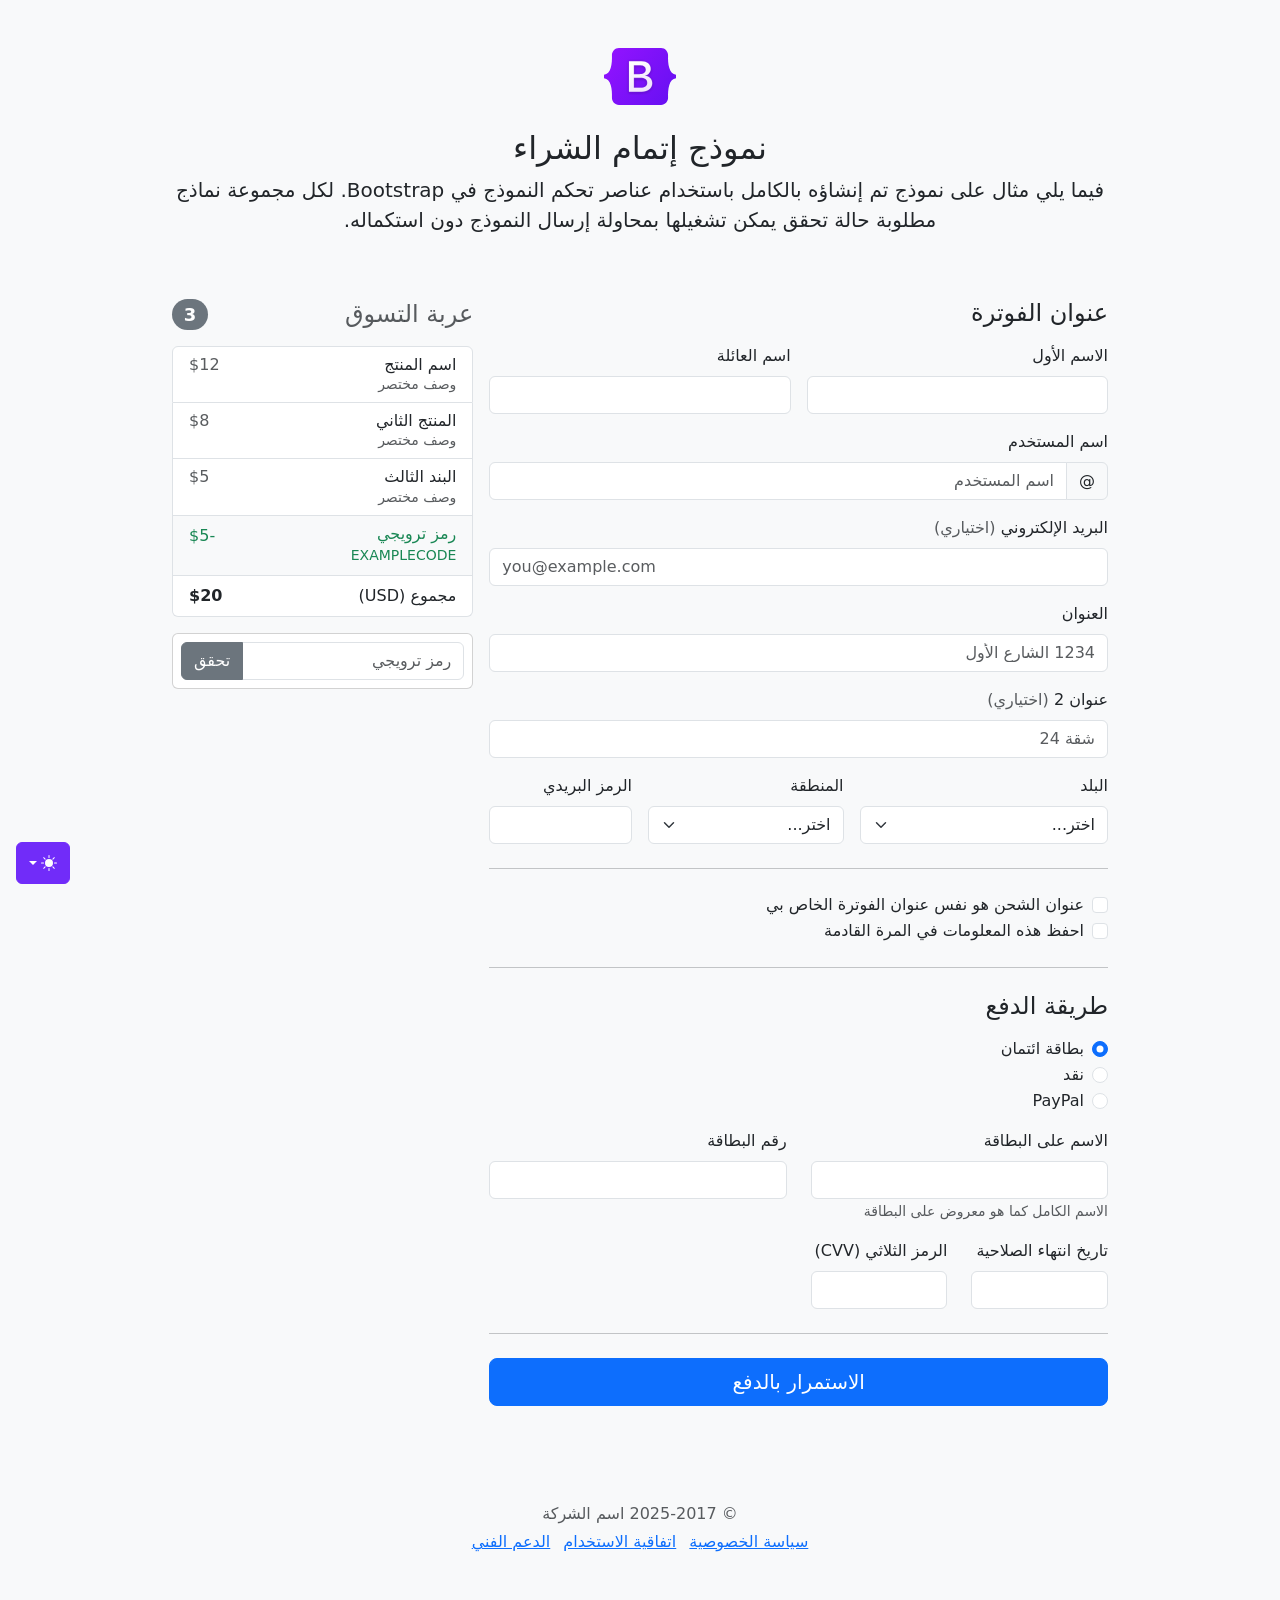
<file: bootstrap-5.3.8-examples/checkout-rtl/index.html>
<!doctype html>
<html lang="ar" dir="rtl" data-bs-theme="auto">
  <head>
    <meta charset="utf-8" />
    <meta name="viewport" content="width=device-width, initial-scale=1" />
    <meta name="description" content="" />
    <meta
      name="author"
      content="Mark Otto, Jacob Thornton, and Bootstrap contributors"
    />
    <meta name="generator" content="Astro v5.13.2" />
    <title>مثال إتمام الشراء · Bootstrap v5.3</title>
    <link
      rel="canonical"
      href="https://getbootstrap.com/docs/5.3/examples/checkout-rtl/"
    />
    <script src="../assets/js/color-modes.js"></script>
    <link href="../assets/dist/css/bootstrap.rtl.min.css" rel="stylesheet" />
    <meta name="theme-color" content="#712cf9" />
    <link href="../checkout/checkout.css" rel="stylesheet" />
    <style>
      .bd-placeholder-img {
        font-size: 1.125rem;
        text-anchor: middle;
        -webkit-user-select: none;
        -moz-user-select: none;
        user-select: none;
      }
      @media (min-width: 768px) {
        .bd-placeholder-img-lg {
          font-size: 3.5rem;
        }
      }
      .b-example-divider {
        width: 100%;
        height: 3rem;
        background-color: #0000001a;
        border: solid rgba(0, 0, 0, 0.15);
        border-width: 1px 0;
        box-shadow:
          inset 0 0.5em 1.5em #0000001a,
          inset 0 0.125em 0.5em #00000026;
      }
      .b-example-vr {
        flex-shrink: 0;
        width: 1.5rem;
        height: 100vh;
      }
      .bi {
        vertical-align: -0.125em;
        fill: currentColor;
      }
      .nav-scroller {
        position: relative;
        z-index: 2;
        height: 2.75rem;
        overflow-y: hidden;
      }
      .nav-scroller .nav {
        display: flex;
        flex-wrap: nowrap;
        padding-bottom: 1rem;
        margin-top: -1px;
        overflow-x: auto;
        text-align: center;
        white-space: nowrap;
        -webkit-overflow-scrolling: touch;
      }
      .btn-bd-primary {
        --bd-violet-bg: #712cf9;
        --bd-violet-rgb: 112.520718, 44.062154, 249.437846;
        --bs-btn-font-weight: 600;
        --bs-btn-color: var(--bs-white);
        --bs-btn-bg: var(--bd-violet-bg);
        --bs-btn-border-color: var(--bd-violet-bg);
        --bs-btn-hover-color: var(--bs-white);
        --bs-btn-hover-bg: #6528e0;
        --bs-btn-hover-border-color: #6528e0;
        --bs-btn-focus-shadow-rgb: var(--bd-violet-rgb);
        --bs-btn-active-color: var(--bs-btn-hover-color);
        --bs-btn-active-bg: #5a23c8;
        --bs-btn-active-border-color: #5a23c8;
      }
      .bd-mode-toggle {
        z-index: 1500;
      }
      .bd-mode-toggle .bi {
        width: 1em;
        height: 1em;
      }
      .bd-mode-toggle .dropdown-menu .active .bi {
        display: block !important;
      }
    </style>
  </head>
  <body class="bg-body-tertiary">
    <svg xmlns="http://www.w3.org/2000/svg" class="d-none">
      <symbol id="check2" viewBox="0 0 16 16">
        <path
          d="M13.854 3.646a.5.5 0 0 1 0 .708l-7 7a.5.5 0 0 1-.708 0l-3.5-3.5a.5.5 0 1 1 .708-.708L6.5 10.293l6.646-6.647a.5.5 0 0 1 .708 0z"
        ></path>
      </symbol>
      <symbol id="circle-half" viewBox="0 0 16 16">
        <path
          d="M8 15A7 7 0 1 0 8 1v14zm0 1A8 8 0 1 1 8 0a8 8 0 0 1 0 16z"
        ></path>
      </symbol>
      <symbol id="moon-stars-fill" viewBox="0 0 16 16">
        <path
          d="M6 .278a.768.768 0 0 1 .08.858 7.208 7.208 0 0 0-.878 3.46c0 4.021 3.278 7.277 7.318 7.277.527 0 1.04-.055 1.533-.16a.787.787 0 0 1 .81.316.733.733 0 0 1-.031.893A8.349 8.349 0 0 1 8.344 16C3.734 16 0 12.286 0 7.71 0 4.266 2.114 1.312 5.124.06A.752.752 0 0 1 6 .278z"
        ></path>
        <path
          d="M10.794 3.148a.217.217 0 0 1 .412 0l.387 1.162c.173.518.579.924 1.097 1.097l1.162.387a.217.217 0 0 1 0 .412l-1.162.387a1.734 1.734 0 0 0-1.097 1.097l-.387 1.162a.217.217 0 0 1-.412 0l-.387-1.162A1.734 1.734 0 0 0 9.31 6.593l-1.162-.387a.217.217 0 0 1 0-.412l1.162-.387a1.734 1.734 0 0 0 1.097-1.097l.387-1.162zM13.863.099a.145.145 0 0 1 .274 0l.258.774c.115.346.386.617.732.732l.774.258a.145.145 0 0 1 0 .274l-.774.258a1.156 1.156 0 0 0-.732.732l-.258.774a.145.145 0 0 1-.274 0l-.258-.774a1.156 1.156 0 0 0-.732-.732l-.774-.258a.145.145 0 0 1 0-.274l.774-.258c.346-.115.617-.386.732-.732L13.863.1z"
        ></path>
      </symbol>
      <symbol id="sun-fill" viewBox="0 0 16 16">
        <path
          d="M8 12a4 4 0 1 0 0-8 4 4 0 0 0 0 8zM8 0a.5.5 0 0 1 .5.5v2a.5.5 0 0 1-1 0v-2A.5.5 0 0 1 8 0zm0 13a.5.5 0 0 1 .5.5v2a.5.5 0 0 1-1 0v-2A.5.5 0 0 1 8 13zm8-5a.5.5 0 0 1-.5.5h-2a.5.5 0 0 1 0-1h2a.5.5 0 0 1 .5.5zM3 8a.5.5 0 0 1-.5.5h-2a.5.5 0 0 1 0-1h2A.5.5 0 0 1 3 8zm10.657-5.657a.5.5 0 0 1 0 .707l-1.414 1.415a.5.5 0 1 1-.707-.708l1.414-1.414a.5.5 0 0 1 .707 0zm-9.193 9.193a.5.5 0 0 1 0 .707L3.05 13.657a.5.5 0 0 1-.707-.707l1.414-1.414a.5.5 0 0 1 .707 0zm9.193 2.121a.5.5 0 0 1-.707 0l-1.414-1.414a.5.5 0 0 1 .707-.707l1.414 1.414a.5.5 0 0 1 0 .707zM4.464 4.465a.5.5 0 0 1-.707 0L2.343 3.05a.5.5 0 1 1 .707-.707l1.414 1.414a.5.5 0 0 1 0 .708z"
        ></path>
      </symbol>
    </svg>
    <div
      class="dropdown position-fixed bottom-0 end-0 mb-3 me-3 bd-mode-toggle"
    >
      <button
        class="btn btn-bd-primary py-2 dropdown-toggle d-flex align-items-center"
        id="bd-theme"
        type="button"
        aria-expanded="false"
        data-bs-toggle="dropdown"
        aria-label="Toggle theme (auto)"
      >
        <svg class="bi my-1 theme-icon-active" aria-hidden="true">
          <use href="#circle-half"></use>
        </svg>
        <span class="visually-hidden" id="bd-theme-text">Toggle theme</span>
      </button>
      <ul
        class="dropdown-menu dropdown-menu-end shadow"
        aria-labelledby="bd-theme-text"
      >
        <li>
          <button
            type="button"
            class="dropdown-item d-flex align-items-center"
            data-bs-theme-value="light"
            aria-pressed="false"
          >
            <svg class="bi me-2 opacity-50" aria-hidden="true">
              <use href="#sun-fill"></use>
            </svg>
            Light
            <svg class="bi ms-auto d-none" aria-hidden="true">
              <use href="#check2"></use>
            </svg>
          </button>
        </li>
        <li>
          <button
            type="button"
            class="dropdown-item d-flex align-items-center"
            data-bs-theme-value="dark"
            aria-pressed="false"
          >
            <svg class="bi me-2 opacity-50" aria-hidden="true">
              <use href="#moon-stars-fill"></use>
            </svg>
            Dark
            <svg class="bi ms-auto d-none" aria-hidden="true">
              <use href="#check2"></use>
            </svg>
          </button>
        </li>
        <li>
          <button
            type="button"
            class="dropdown-item d-flex align-items-center active"
            data-bs-theme-value="auto"
            aria-pressed="true"
          >
            <svg class="bi me-2 opacity-50" aria-hidden="true">
              <use href="#circle-half"></use>
            </svg>
            Auto
            <svg class="bi ms-auto d-none" aria-hidden="true">
              <use href="#check2"></use>
            </svg>
          </button>
        </li>
      </ul>
    </div>
    <div class="container">
      <main>
        <div class="py-5 text-center">
          <img
            class="d-block mx-auto mb-4"
            src="../assets/brand/bootstrap-logo.svg"
            alt=""
            width="72"
            height="57"
          />
          <h1 class="h2">نموذج إتمام الشراء</h1>
          <p class="lead">
            فيما يلي مثال على نموذج تم إنشاؤه بالكامل باستخدام عناصر تحكم
            النموذج في Bootstrap. لكل مجموعة نماذج مطلوبة حالة تحقق يمكن تشغيلها
            بمحاولة إرسال النموذج دون استكماله.
          </p>
        </div>
        <div class="row g-3">
          <div class="col-md-5 col-lg-4 order-md-last">
            <h4 class="d-flex justify-content-between align-items-center mb-3">
              <span class="text-body-secondary">عربة التسوق</span>
              <span class="badge bg-secondary rounded-pill">3</span>
            </h4>
            <ul class="list-group mb-3">
              <li class="list-group-item d-flex justify-content-between lh-sm">
                <div>
                  <h6 class="my-0">اسم المنتج</h6>
                  <small class="text-body-secondary">وصف مختصر</small>
                </div>
                <span class="text-body-secondary">$12</span>
              </li>
              <li class="list-group-item d-flex justify-content-between lh-sm">
                <div>
                  <h6 class="my-0">المنتج الثاني</h6>
                  <small class="text-body-secondary">وصف مختصر</small>
                </div>
                <span class="text-body-secondary">$8</span>
              </li>
              <li class="list-group-item d-flex justify-content-between lh-sm">
                <div>
                  <h6 class="my-0">البند الثالث</h6>
                  <small class="text-body-secondary">وصف مختصر</small>
                </div>
                <span class="text-body-secondary">$5</span>
              </li>
              <li
                class="list-group-item d-flex justify-content-between bg-body-tertiary"
              >
                <div class="text-success">
                  <h6 class="my-0">رمز ترويجي</h6>
                  <small>EXAMPLECODE</small>
                </div>
                <span class="text-success">-$5</span>
              </li>
              <li class="list-group-item d-flex justify-content-between">
                <span>مجموع (USD)</span> <strong>$20</strong>
              </li>
            </ul>
            <form class="card p-2">
              <div class="input-group">
                <input
                  type="text"
                  class="form-control"
                  placeholder="رمز ترويجي"
                />
                <button type="submit" class="btn btn-secondary">تحقق</button>
              </div>
            </form>
          </div>
          <div class="col-md-7 col-lg-8">
            <h4 class="mb-3">عنوان الفوترة</h4>
            <form class="needs-validation" novalidate>
              <div class="row g-3">
                <div class="col-sm-6">
                  <label for="firstName" class="form-label">الاسم الأول</label>
                  <input
                    type="text"
                    class="form-control"
                    id="firstName"
                    placeholder=""
                    value=""
                    required
                  />
                  <div class="invalid-feedback">يرجى إدخال اسم أول صحيح.</div>
                </div>
                <div class="col-sm-6">
                  <label for="lastName" class="form-label">اسم العائلة</label>
                  <input
                    type="text"
                    class="form-control"
                    id="lastName"
                    placeholder=""
                    value=""
                    required
                  />
                  <div class="invalid-feedback">يرجى إدخال اسم عائلة صحيح.</div>
                </div>
                <div class="col-12">
                  <label for="username" class="form-label">اسم المستخدم</label>
                  <div class="input-group has-validation">
                    <span class="input-group-text">@</span>
                    <input
                      type="text"
                      class="form-control"
                      id="username"
                      placeholder="اسم المستخدم"
                      required
                    />
                    <div class="invalid-feedback">
                      اسم المستخدم الخاص بك مطلوب.
                    </div>
                  </div>
                </div>
                <div class="col-12">
                  <label for="email" class="form-label"
                    >البريد الإلكتروني
                    <span class="text-body-secondary">(اختياري)</span></label
                  >
                  <input
                    type="email"
                    class="form-control"
                    id="email"
                    placeholder="you@example.com"
                  />
                  <div class="invalid-feedback">
                    يرجى إدخال عنوان بريد إلكتروني صحيح لتصلكم تحديثات الشحن.
                  </div>
                </div>
                <div class="col-12">
                  <label for="address" class="form-label">العنوان</label>
                  <input
                    type="text"
                    class="form-control"
                    id="address"
                    placeholder="1234 الشارع الأول"
                    required
                  />
                  <div class="invalid-feedback">
                    يرجى إدخال عنوان الشحن الخاص بك.
                  </div>
                </div>
                <div class="col-12">
                  <label for="address2" class="form-label"
                    >عنوان 2
                    <span class="text-body-secondary">(اختياري)</span></label
                  >
                  <input
                    type="text"
                    class="form-control"
                    id="address2"
                    placeholder="شقة 24"
                  />
                </div>
                <div class="col-md-5">
                  <label for="country" class="form-label">البلد</label>
                  <select class="form-select" id="country" required>
                    <option value="">اختر...</option>
                    <option>الولايات المتحدة الأمريكية</option>
                  </select>
                  <div class="invalid-feedback">يرجى اختيار بلد صحيح.</div>
                </div>
                <div class="col-md-4">
                  <label for="state" class="form-label">المنطقة</label>
                  <select class="form-select" id="state" required>
                    <option value="">اختر...</option>
                    <option>كاليفورنيا</option>
                  </select>
                  <div class="invalid-feedback">
                    يرجى اختيار اسم منطقة صحيح.
                  </div>
                </div>
                <div class="col-md-3">
                  <label for="zip" class="form-label">الرمز البريدي</label>
                  <input
                    type="text"
                    class="form-control"
                    id="zip"
                    placeholder=""
                    required
                  />
                  <div class="invalid-feedback">الرمز البريدي مطلوب.</div>
                </div>
              </div>
              <hr class="my-4" />
              <div class="form-check">
                <input
                  type="checkbox"
                  class="form-check-input"
                  id="same-address"
                />
                <label class="form-check-label" for="same-address"
                  >عنوان الشحن هو نفس عنوان الفوترة الخاص بي</label
                >
              </div>
              <div class="form-check">
                <input
                  type="checkbox"
                  class="form-check-input"
                  id="save-info"
                />
                <label class="form-check-label" for="save-info"
                  >احفظ هذه المعلومات في المرة القادمة</label
                >
              </div>
              <hr class="my-4" />
              <h4 class="mb-3">طريقة الدفع</h4>
              <div class="my-3">
                <div class="form-check">
                  <input
                    id="credit"
                    name="paymentMethod"
                    type="radio"
                    class="form-check-input"
                    checked
                    required
                  />
                  <label class="form-check-label" for="credit"
                    >بطاقة ائتمان</label
                  >
                </div>
                <div class="form-check">
                  <input
                    id="cash"
                    name="paymentMethod"
                    type="radio"
                    class="form-check-input"
                    required
                  />
                  <label class="form-check-label" for="cash">نقد</label>
                </div>
                <div class="form-check">
                  <input
                    id="paypal"
                    name="paymentMethod"
                    type="radio"
                    class="form-check-input"
                    required
                  />
                  <label class="form-check-label" for="paypal">PayPal</label>
                </div>
              </div>
              <div class="row gy-3">
                <div class="col-md-6">
                  <label for="cc-name" class="form-label"
                    >الاسم على البطاقة</label
                  >
                  <input
                    type="text"
                    class="form-control"
                    id="cc-name"
                    placeholder=""
                    required
                  />
                  <small class="text-body-secondary"
                    >الاسم الكامل كما هو معروض على البطاقة</small
                  >
                  <div class="invalid-feedback">الاسم على البطاقة مطلوب</div>
                </div>
                <div class="col-md-6">
                  <label for="cc-number" class="form-label">رقم البطاقة</label>
                  <input
                    type="text"
                    class="form-control"
                    id="cc-number"
                    placeholder=""
                    required
                  />
                  <div class="invalid-feedback">رقم بطاقة الائتمان مطلوب</div>
                </div>
                <div class="col-md-3">
                  <label for="cc-expiration" class="form-label"
                    >تاريخ انتهاء الصلاحية</label
                  >
                  <input
                    type="text"
                    class="form-control"
                    id="cc-expiration"
                    placeholder=""
                    required
                  />
                  <div class="invalid-feedback">
                    تاريخ انتهاء الصلاحية مطلوب
                  </div>
                </div>
                <div class="col-md-3">
                  <label for="cc-cvv" class="form-label"
                    >الرمز الثلاثي (CVV)</label
                  >
                  <input
                    type="text"
                    class="form-control"
                    id="cc-cvv"
                    placeholder=""
                    required
                  />
                  <div class="invalid-feedback">رمز الحماية مطلوب</div>
                </div>
              </div>
              <hr class="my-4" />
              <button class="w-100 btn btn-primary btn-lg" type="submit">
                الاستمرار بالدفع
              </button>
            </form>
          </div>
        </div>
      </main>
      <footer class="my-5 pt-5 text-body-secondary text-center text-small">
        <p class="mb-1">&copy; 2025-2017 اسم الشركة</p>
        <ul class="list-inline">
          <li class="list-inline-item"><a href="#">سياسة الخصوصية</a></li>
          <li class="list-inline-item"><a href="#">اتفاقية الاستخدام</a></li>
          <li class="list-inline-item"><a href="#">الدعم الفني</a></li>
        </ul>
      </footer>
    </div>
    <script
      src="../assets/dist/js/bootstrap.bundle.min.js"
      class="astro-vvvwv3sm"
    ></script>
    <script src="../checkout/checkout.js" class="astro-vvvwv3sm"></script>
  </body>
</html>
</file>
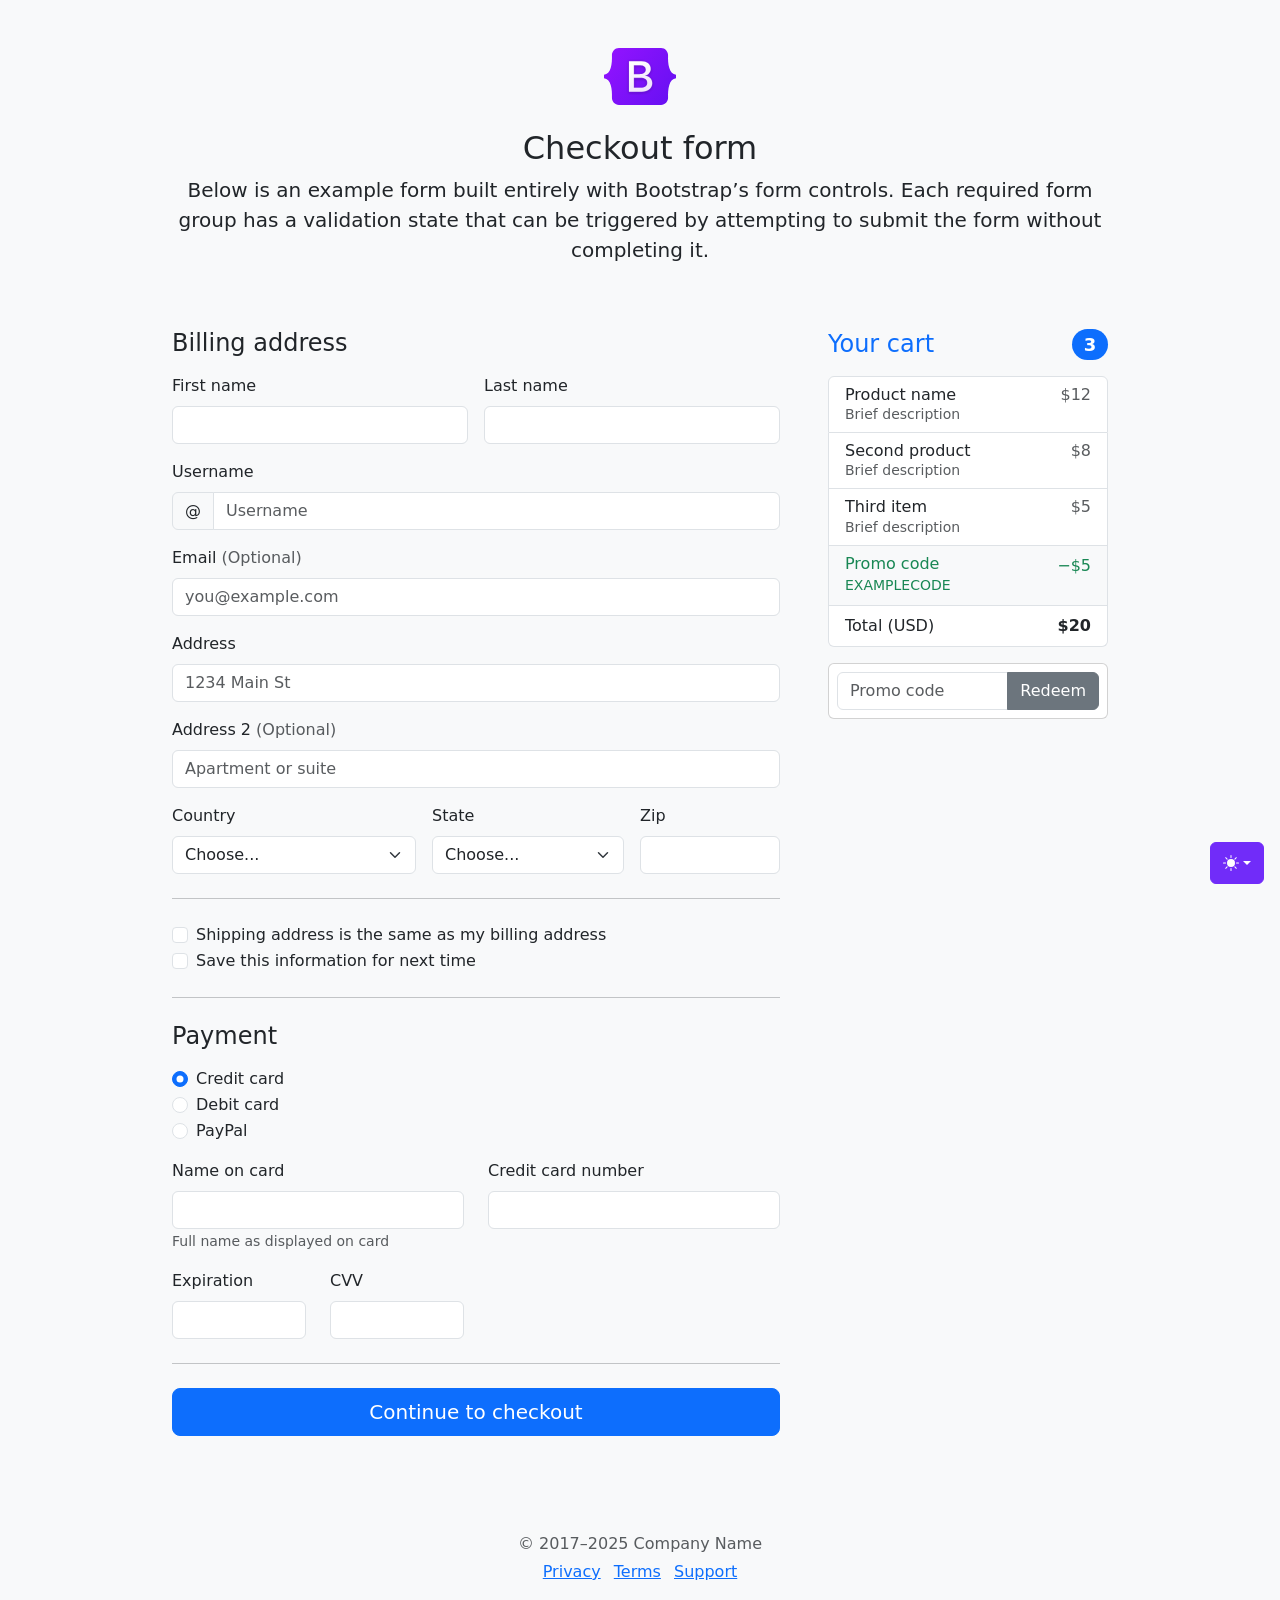
<file: bootstrap-5.3.8-examples/checkout/index.html>
<!doctype html>
<html lang="en" data-bs-theme="auto">
  <head>
    <meta charset="utf-8" />
    <meta name="viewport" content="width=device-width, initial-scale=1" />
    <meta name="description" content="" />
    <meta
      name="author"
      content="Mark Otto, Jacob Thornton, and Bootstrap contributors"
    />
    <meta name="generator" content="Astro v5.13.2" />
    <title>Checkout example · Bootstrap v5.3</title>
    <link
      rel="canonical"
      href="https://getbootstrap.com/docs/5.3/examples/checkout/"
    />
    <script src="../assets/js/color-modes.js"></script>
    <link href="../assets/dist/css/bootstrap.min.css" rel="stylesheet" />
    <meta name="theme-color" content="#712cf9" />
    <link href="checkout.css" rel="stylesheet" />
    <style>
      .bd-placeholder-img {
        font-size: 1.125rem;
        text-anchor: middle;
        -webkit-user-select: none;
        -moz-user-select: none;
        user-select: none;
      }
      @media (min-width: 768px) {
        .bd-placeholder-img-lg {
          font-size: 3.5rem;
        }
      }
      .b-example-divider {
        width: 100%;
        height: 3rem;
        background-color: #0000001a;
        border: solid rgba(0, 0, 0, 0.15);
        border-width: 1px 0;
        box-shadow:
          inset 0 0.5em 1.5em #0000001a,
          inset 0 0.125em 0.5em #00000026;
      }
      .b-example-vr {
        flex-shrink: 0;
        width: 1.5rem;
        height: 100vh;
      }
      .bi {
        vertical-align: -0.125em;
        fill: currentColor;
      }
      .nav-scroller {
        position: relative;
        z-index: 2;
        height: 2.75rem;
        overflow-y: hidden;
      }
      .nav-scroller .nav {
        display: flex;
        flex-wrap: nowrap;
        padding-bottom: 1rem;
        margin-top: -1px;
        overflow-x: auto;
        text-align: center;
        white-space: nowrap;
        -webkit-overflow-scrolling: touch;
      }
      .btn-bd-primary {
        --bd-violet-bg: #712cf9;
        --bd-violet-rgb: 112.520718, 44.062154, 249.437846;
        --bs-btn-font-weight: 600;
        --bs-btn-color: var(--bs-white);
        --bs-btn-bg: var(--bd-violet-bg);
        --bs-btn-border-color: var(--bd-violet-bg);
        --bs-btn-hover-color: var(--bs-white);
        --bs-btn-hover-bg: #6528e0;
        --bs-btn-hover-border-color: #6528e0;
        --bs-btn-focus-shadow-rgb: var(--bd-violet-rgb);
        --bs-btn-active-color: var(--bs-btn-hover-color);
        --bs-btn-active-bg: #5a23c8;
        --bs-btn-active-border-color: #5a23c8;
      }
      .bd-mode-toggle {
        z-index: 1500;
      }
      .bd-mode-toggle .bi {
        width: 1em;
        height: 1em;
      }
      .bd-mode-toggle .dropdown-menu .active .bi {
        display: block !important;
      }
    </style>
  </head>
  <body class="bg-body-tertiary">
    <svg xmlns="http://www.w3.org/2000/svg" class="d-none">
      <symbol id="check2" viewBox="0 0 16 16">
        <path
          d="M13.854 3.646a.5.5 0 0 1 0 .708l-7 7a.5.5 0 0 1-.708 0l-3.5-3.5a.5.5 0 1 1 .708-.708L6.5 10.293l6.646-6.647a.5.5 0 0 1 .708 0z"
        ></path>
      </symbol>
      <symbol id="circle-half" viewBox="0 0 16 16">
        <path
          d="M8 15A7 7 0 1 0 8 1v14zm0 1A8 8 0 1 1 8 0a8 8 0 0 1 0 16z"
        ></path>
      </symbol>
      <symbol id="moon-stars-fill" viewBox="0 0 16 16">
        <path
          d="M6 .278a.768.768 0 0 1 .08.858 7.208 7.208 0 0 0-.878 3.46c0 4.021 3.278 7.277 7.318 7.277.527 0 1.04-.055 1.533-.16a.787.787 0 0 1 .81.316.733.733 0 0 1-.031.893A8.349 8.349 0 0 1 8.344 16C3.734 16 0 12.286 0 7.71 0 4.266 2.114 1.312 5.124.06A.752.752 0 0 1 6 .278z"
        ></path>
        <path
          d="M10.794 3.148a.217.217 0 0 1 .412 0l.387 1.162c.173.518.579.924 1.097 1.097l1.162.387a.217.217 0 0 1 0 .412l-1.162.387a1.734 1.734 0 0 0-1.097 1.097l-.387 1.162a.217.217 0 0 1-.412 0l-.387-1.162A1.734 1.734 0 0 0 9.31 6.593l-1.162-.387a.217.217 0 0 1 0-.412l1.162-.387a1.734 1.734 0 0 0 1.097-1.097l.387-1.162zM13.863.099a.145.145 0 0 1 .274 0l.258.774c.115.346.386.617.732.732l.774.258a.145.145 0 0 1 0 .274l-.774.258a1.156 1.156 0 0 0-.732.732l-.258.774a.145.145 0 0 1-.274 0l-.258-.774a1.156 1.156 0 0 0-.732-.732l-.774-.258a.145.145 0 0 1 0-.274l.774-.258c.346-.115.617-.386.732-.732L13.863.1z"
        ></path>
      </symbol>
      <symbol id="sun-fill" viewBox="0 0 16 16">
        <path
          d="M8 12a4 4 0 1 0 0-8 4 4 0 0 0 0 8zM8 0a.5.5 0 0 1 .5.5v2a.5.5 0 0 1-1 0v-2A.5.5 0 0 1 8 0zm0 13a.5.5 0 0 1 .5.5v2a.5.5 0 0 1-1 0v-2A.5.5 0 0 1 8 13zm8-5a.5.5 0 0 1-.5.5h-2a.5.5 0 0 1 0-1h2a.5.5 0 0 1 .5.5zM3 8a.5.5 0 0 1-.5.5h-2a.5.5 0 0 1 0-1h2A.5.5 0 0 1 3 8zm10.657-5.657a.5.5 0 0 1 0 .707l-1.414 1.415a.5.5 0 1 1-.707-.708l1.414-1.414a.5.5 0 0 1 .707 0zm-9.193 9.193a.5.5 0 0 1 0 .707L3.05 13.657a.5.5 0 0 1-.707-.707l1.414-1.414a.5.5 0 0 1 .707 0zm9.193 2.121a.5.5 0 0 1-.707 0l-1.414-1.414a.5.5 0 0 1 .707-.707l1.414 1.414a.5.5 0 0 1 0 .707zM4.464 4.465a.5.5 0 0 1-.707 0L2.343 3.05a.5.5 0 1 1 .707-.707l1.414 1.414a.5.5 0 0 1 0 .708z"
        ></path>
      </symbol>
    </svg>
    <div
      class="dropdown position-fixed bottom-0 end-0 mb-3 me-3 bd-mode-toggle"
    >
      <button
        class="btn btn-bd-primary py-2 dropdown-toggle d-flex align-items-center"
        id="bd-theme"
        type="button"
        aria-expanded="false"
        data-bs-toggle="dropdown"
        aria-label="Toggle theme (auto)"
      >
        <svg class="bi my-1 theme-icon-active" aria-hidden="true">
          <use href="#circle-half"></use>
        </svg>
        <span class="visually-hidden" id="bd-theme-text">Toggle theme</span>
      </button>
      <ul
        class="dropdown-menu dropdown-menu-end shadow"
        aria-labelledby="bd-theme-text"
      >
        <li>
          <button
            type="button"
            class="dropdown-item d-flex align-items-center"
            data-bs-theme-value="light"
            aria-pressed="false"
          >
            <svg class="bi me-2 opacity-50" aria-hidden="true">
              <use href="#sun-fill"></use>
            </svg>
            Light
            <svg class="bi ms-auto d-none" aria-hidden="true">
              <use href="#check2"></use>
            </svg>
          </button>
        </li>
        <li>
          <button
            type="button"
            class="dropdown-item d-flex align-items-center"
            data-bs-theme-value="dark"
            aria-pressed="false"
          >
            <svg class="bi me-2 opacity-50" aria-hidden="true">
              <use href="#moon-stars-fill"></use>
            </svg>
            Dark
            <svg class="bi ms-auto d-none" aria-hidden="true">
              <use href="#check2"></use>
            </svg>
          </button>
        </li>
        <li>
          <button
            type="button"
            class="dropdown-item d-flex align-items-center active"
            data-bs-theme-value="auto"
            aria-pressed="true"
          >
            <svg class="bi me-2 opacity-50" aria-hidden="true">
              <use href="#circle-half"></use>
            </svg>
            Auto
            <svg class="bi ms-auto d-none" aria-hidden="true">
              <use href="#check2"></use>
            </svg>
          </button>
        </li>
      </ul>
    </div>
    <div class="container">
      <main>
        <div class="py-5 text-center">
          <img
            class="d-block mx-auto mb-4"
            src="../assets/brand/bootstrap-logo.svg"
            alt=""
            width="72"
            height="57"
          />
          <h1 class="h2">Checkout form</h1>
          <p class="lead">
            Below is an example form built entirely with Bootstrap’s form
            controls. Each required form group has a validation state that can
            be triggered by attempting to submit the form without completing it.
          </p>
        </div>
        <div class="row g-5">
          <div class="col-md-5 col-lg-4 order-md-last">
            <h4 class="d-flex justify-content-between align-items-center mb-3">
              <span class="text-primary">Your cart</span>
              <span class="badge bg-primary rounded-pill">3</span>
            </h4>
            <ul class="list-group mb-3">
              <li class="list-group-item d-flex justify-content-between lh-sm">
                <div>
                  <h6 class="my-0">Product name</h6>
                  <small class="text-body-secondary">Brief description</small>
                </div>
                <span class="text-body-secondary">$12</span>
              </li>
              <li class="list-group-item d-flex justify-content-between lh-sm">
                <div>
                  <h6 class="my-0">Second product</h6>
                  <small class="text-body-secondary">Brief description</small>
                </div>
                <span class="text-body-secondary">$8</span>
              </li>
              <li class="list-group-item d-flex justify-content-between lh-sm">
                <div>
                  <h6 class="my-0">Third item</h6>
                  <small class="text-body-secondary">Brief description</small>
                </div>
                <span class="text-body-secondary">$5</span>
              </li>
              <li
                class="list-group-item d-flex justify-content-between bg-body-tertiary"
              >
                <div class="text-success">
                  <h6 class="my-0">Promo code</h6>
                  <small>EXAMPLECODE</small>
                </div>
                <span class="text-success">−$5</span>
              </li>
              <li class="list-group-item d-flex justify-content-between">
                <span>Total (USD)</span> <strong>$20</strong>
              </li>
            </ul>
            <form class="card p-2">
              <div class="input-group">
                <input
                  type="text"
                  class="form-control"
                  placeholder="Promo code"
                />
                <button type="submit" class="btn btn-secondary">Redeem</button>
              </div>
            </form>
          </div>
          <div class="col-md-7 col-lg-8">
            <h4 class="mb-3">Billing address</h4>
            <form class="needs-validation" novalidate>
              <div class="row g-3">
                <div class="col-sm-6">
                  <label for="firstName" class="form-label">First name</label>
                  <input
                    type="text"
                    class="form-control"
                    id="firstName"
                    placeholder=""
                    value=""
                    required
                  />
                  <div class="invalid-feedback">
                    Valid first name is required.
                  </div>
                </div>
                <div class="col-sm-6">
                  <label for="lastName" class="form-label">Last name</label>
                  <input
                    type="text"
                    class="form-control"
                    id="lastName"
                    placeholder=""
                    value=""
                    required
                  />
                  <div class="invalid-feedback">
                    Valid last name is required.
                  </div>
                </div>
                <div class="col-12">
                  <label for="username" class="form-label">Username</label>
                  <div class="input-group has-validation">
                    <span class="input-group-text">@</span>
                    <input
                      type="text"
                      class="form-control"
                      id="username"
                      placeholder="Username"
                      required
                    />
                    <div class="invalid-feedback">
                      Your username is required.
                    </div>
                  </div>
                </div>
                <div class="col-12">
                  <label for="email" class="form-label"
                    >Email
                    <span class="text-body-secondary">(Optional)</span></label
                  >
                  <input
                    type="email"
                    class="form-control"
                    id="email"
                    placeholder="you@example.com"
                  />
                  <div class="invalid-feedback">
                    Please enter a valid email address for shipping updates.
                  </div>
                </div>
                <div class="col-12">
                  <label for="address" class="form-label">Address</label>
                  <input
                    type="text"
                    class="form-control"
                    id="address"
                    placeholder="1234 Main St"
                    required
                  />
                  <div class="invalid-feedback">
                    Please enter your shipping address.
                  </div>
                </div>
                <div class="col-12">
                  <label for="address2" class="form-label"
                    >Address 2
                    <span class="text-body-secondary">(Optional)</span></label
                  >
                  <input
                    type="text"
                    class="form-control"
                    id="address2"
                    placeholder="Apartment or suite"
                  />
                </div>
                <div class="col-md-5">
                  <label for="country" class="form-label">Country</label>
                  <select class="form-select" id="country" required>
                    <option value="">Choose...</option>
                    <option>United States</option>
                  </select>
                  <div class="invalid-feedback">
                    Please select a valid country.
                  </div>
                </div>
                <div class="col-md-4">
                  <label for="state" class="form-label">State</label>
                  <select class="form-select" id="state" required>
                    <option value="">Choose...</option>
                    <option>California</option>
                  </select>
                  <div class="invalid-feedback">
                    Please provide a valid state.
                  </div>
                </div>
                <div class="col-md-3">
                  <label for="zip" class="form-label">Zip</label>
                  <input
                    type="text"
                    class="form-control"
                    id="zip"
                    placeholder=""
                    required
                  />
                  <div class="invalid-feedback">Zip code required.</div>
                </div>
              </div>
              <hr class="my-4" />
              <div class="form-check">
                <input
                  type="checkbox"
                  class="form-check-input"
                  id="same-address"
                />
                <label class="form-check-label" for="same-address"
                  >Shipping address is the same as my billing address</label
                >
              </div>
              <div class="form-check">
                <input
                  type="checkbox"
                  class="form-check-input"
                  id="save-info"
                />
                <label class="form-check-label" for="save-info"
                  >Save this information for next time</label
                >
              </div>
              <hr class="my-4" />
              <h4 class="mb-3">Payment</h4>
              <div class="my-3">
                <div class="form-check">
                  <input
                    id="credit"
                    name="paymentMethod"
                    type="radio"
                    class="form-check-input"
                    checked
                    required
                  />
                  <label class="form-check-label" for="credit"
                    >Credit card</label
                  >
                </div>
                <div class="form-check">
                  <input
                    id="debit"
                    name="paymentMethod"
                    type="radio"
                    class="form-check-input"
                    required
                  />
                  <label class="form-check-label" for="debit">Debit card</label>
                </div>
                <div class="form-check">
                  <input
                    id="paypal"
                    name="paymentMethod"
                    type="radio"
                    class="form-check-input"
                    required
                  />
                  <label class="form-check-label" for="paypal">PayPal</label>
                </div>
              </div>
              <div class="row gy-3">
                <div class="col-md-6">
                  <label for="cc-name" class="form-label">Name on card</label>
                  <input
                    type="text"
                    class="form-control"
                    id="cc-name"
                    placeholder=""
                    required
                  />
                  <small class="text-body-secondary"
                    >Full name as displayed on card</small
                  >
                  <div class="invalid-feedback">Name on card is required</div>
                </div>
                <div class="col-md-6">
                  <label for="cc-number" class="form-label"
                    >Credit card number</label
                  >
                  <input
                    type="text"
                    class="form-control"
                    id="cc-number"
                    placeholder=""
                    required
                  />
                  <div class="invalid-feedback">
                    Credit card number is required
                  </div>
                </div>
                <div class="col-md-3">
                  <label for="cc-expiration" class="form-label"
                    >Expiration</label
                  >
                  <input
                    type="text"
                    class="form-control"
                    id="cc-expiration"
                    placeholder=""
                    required
                  />
                  <div class="invalid-feedback">Expiration date required</div>
                </div>
                <div class="col-md-3">
                  <label for="cc-cvv" class="form-label">CVV</label>
                  <input
                    type="text"
                    class="form-control"
                    id="cc-cvv"
                    placeholder=""
                    required
                  />
                  <div class="invalid-feedback">Security code required</div>
                </div>
              </div>
              <hr class="my-4" />
              <button class="w-100 btn btn-primary btn-lg" type="submit">
                Continue to checkout
              </button>
            </form>
          </div>
        </div>
      </main>
      <footer class="my-5 pt-5 text-body-secondary text-center text-small">
        <p class="mb-1">&copy; 2017–2025 Company Name</p>
        <ul class="list-inline">
          <li class="list-inline-item"><a href="#">Privacy</a></li>
          <li class="list-inline-item"><a href="#">Terms</a></li>
          <li class="list-inline-item"><a href="#">Support</a></li>
        </ul>
      </footer>
    </div>
    <script
      src="../assets/dist/js/bootstrap.bundle.min.js"
      class="astro-vvvwv3sm"
    ></script>
    <script src="checkout.js" class="astro-vvvwv3sm"></script>
  </body>
</html>
</file>
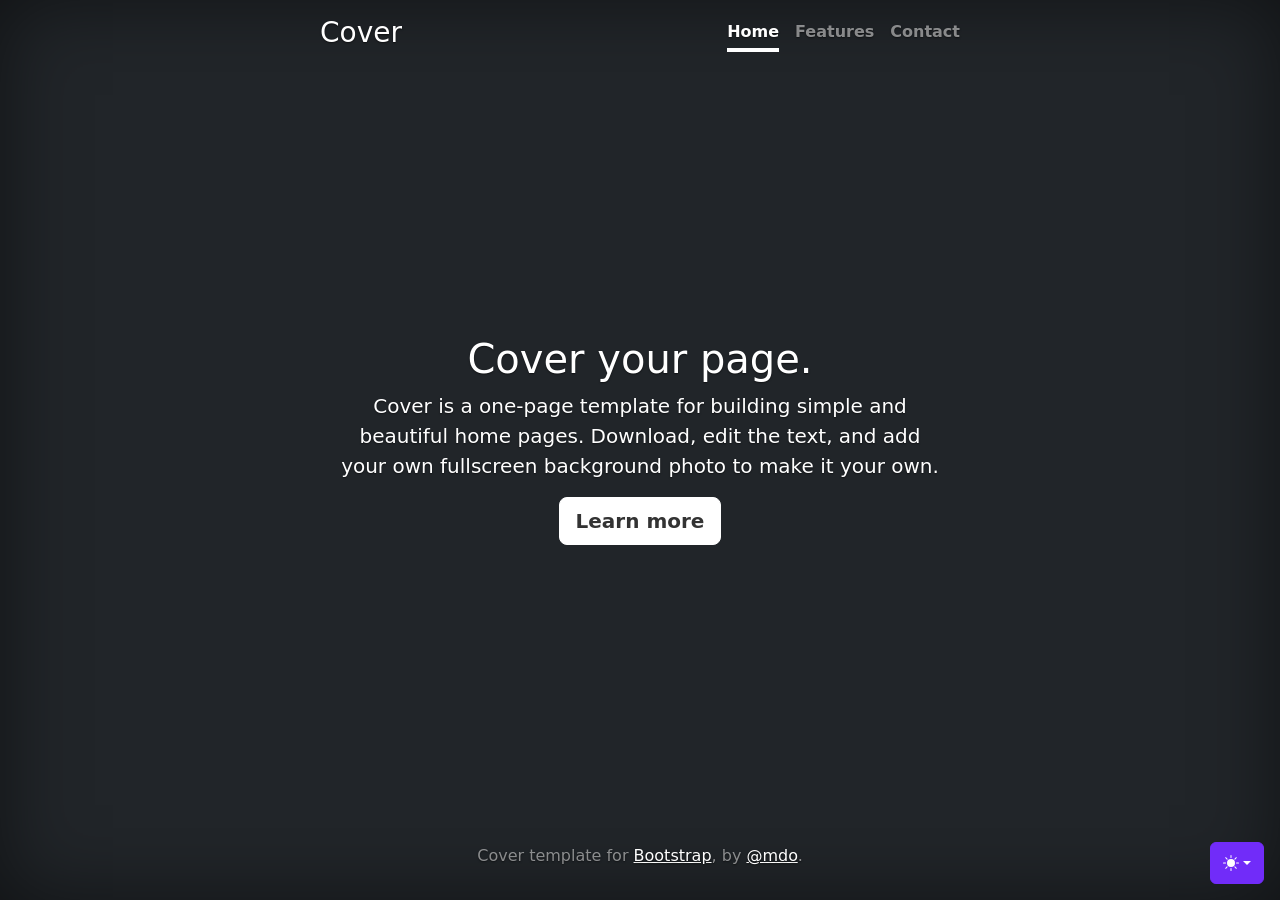
<file: bootstrap-5.3.8-examples/cover/index.html>
<!doctype html>
<html lang="en" class="h-100" data-bs-theme="auto">
  <head>
    <meta charset="utf-8" />
    <meta name="viewport" content="width=device-width, initial-scale=1" />
    <meta name="description" content="" />
    <meta
      name="author"
      content="Mark Otto, Jacob Thornton, and Bootstrap contributors"
    />
    <meta name="generator" content="Astro v5.13.2" />
    <title>Cover Template · Bootstrap v5.3</title>
    <link
      rel="canonical"
      href="https://getbootstrap.com/docs/5.3/examples/cover/"
    />
    <script src="../assets/js/color-modes.js"></script>
    <link href="../assets/dist/css/bootstrap.min.css" rel="stylesheet" />
    <meta name="theme-color" content="#712cf9" />
    <link href="cover.css" rel="stylesheet" />
    <style>
      .bd-placeholder-img {
        font-size: 1.125rem;
        text-anchor: middle;
        -webkit-user-select: none;
        -moz-user-select: none;
        user-select: none;
      }
      @media (min-width: 768px) {
        .bd-placeholder-img-lg {
          font-size: 3.5rem;
        }
      }
      .b-example-divider {
        width: 100%;
        height: 3rem;
        background-color: #0000001a;
        border: solid rgba(0, 0, 0, 0.15);
        border-width: 1px 0;
        box-shadow:
          inset 0 0.5em 1.5em #0000001a,
          inset 0 0.125em 0.5em #00000026;
      }
      .b-example-vr {
        flex-shrink: 0;
        width: 1.5rem;
        height: 100vh;
      }
      .bi {
        vertical-align: -0.125em;
        fill: currentColor;
      }
      .nav-scroller {
        position: relative;
        z-index: 2;
        height: 2.75rem;
        overflow-y: hidden;
      }
      .nav-scroller .nav {
        display: flex;
        flex-wrap: nowrap;
        padding-bottom: 1rem;
        margin-top: -1px;
        overflow-x: auto;
        text-align: center;
        white-space: nowrap;
        -webkit-overflow-scrolling: touch;
      }
      .btn-bd-primary {
        --bd-violet-bg: #712cf9;
        --bd-violet-rgb: 112.520718, 44.062154, 249.437846;
        --bs-btn-font-weight: 600;
        --bs-btn-color: var(--bs-white);
        --bs-btn-bg: var(--bd-violet-bg);
        --bs-btn-border-color: var(--bd-violet-bg);
        --bs-btn-hover-color: var(--bs-white);
        --bs-btn-hover-bg: #6528e0;
        --bs-btn-hover-border-color: #6528e0;
        --bs-btn-focus-shadow-rgb: var(--bd-violet-rgb);
        --bs-btn-active-color: var(--bs-btn-hover-color);
        --bs-btn-active-bg: #5a23c8;
        --bs-btn-active-border-color: #5a23c8;
      }
      .bd-mode-toggle {
        z-index: 1500;
      }
      .bd-mode-toggle .bi {
        width: 1em;
        height: 1em;
      }
      .bd-mode-toggle .dropdown-menu .active .bi {
        display: block !important;
      }
    </style>
  </head>
  <body class="d-flex h-100 text-center text-bg-dark">
    <svg xmlns="http://www.w3.org/2000/svg" class="d-none">
      <symbol id="check2" viewBox="0 0 16 16">
        <path
          d="M13.854 3.646a.5.5 0 0 1 0 .708l-7 7a.5.5 0 0 1-.708 0l-3.5-3.5a.5.5 0 1 1 .708-.708L6.5 10.293l6.646-6.647a.5.5 0 0 1 .708 0z"
        ></path>
      </symbol>
      <symbol id="circle-half" viewBox="0 0 16 16">
        <path
          d="M8 15A7 7 0 1 0 8 1v14zm0 1A8 8 0 1 1 8 0a8 8 0 0 1 0 16z"
        ></path>
      </symbol>
      <symbol id="moon-stars-fill" viewBox="0 0 16 16">
        <path
          d="M6 .278a.768.768 0 0 1 .08.858 7.208 7.208 0 0 0-.878 3.46c0 4.021 3.278 7.277 7.318 7.277.527 0 1.04-.055 1.533-.16a.787.787 0 0 1 .81.316.733.733 0 0 1-.031.893A8.349 8.349 0 0 1 8.344 16C3.734 16 0 12.286 0 7.71 0 4.266 2.114 1.312 5.124.06A.752.752 0 0 1 6 .278z"
        ></path>
        <path
          d="M10.794 3.148a.217.217 0 0 1 .412 0l.387 1.162c.173.518.579.924 1.097 1.097l1.162.387a.217.217 0 0 1 0 .412l-1.162.387a1.734 1.734 0 0 0-1.097 1.097l-.387 1.162a.217.217 0 0 1-.412 0l-.387-1.162A1.734 1.734 0 0 0 9.31 6.593l-1.162-.387a.217.217 0 0 1 0-.412l1.162-.387a1.734 1.734 0 0 0 1.097-1.097l.387-1.162zM13.863.099a.145.145 0 0 1 .274 0l.258.774c.115.346.386.617.732.732l.774.258a.145.145 0 0 1 0 .274l-.774.258a1.156 1.156 0 0 0-.732.732l-.258.774a.145.145 0 0 1-.274 0l-.258-.774a1.156 1.156 0 0 0-.732-.732l-.774-.258a.145.145 0 0 1 0-.274l.774-.258c.346-.115.617-.386.732-.732L13.863.1z"
        ></path>
      </symbol>
      <symbol id="sun-fill" viewBox="0 0 16 16">
        <path
          d="M8 12a4 4 0 1 0 0-8 4 4 0 0 0 0 8zM8 0a.5.5 0 0 1 .5.5v2a.5.5 0 0 1-1 0v-2A.5.5 0 0 1 8 0zm0 13a.5.5 0 0 1 .5.5v2a.5.5 0 0 1-1 0v-2A.5.5 0 0 1 8 13zm8-5a.5.5 0 0 1-.5.5h-2a.5.5 0 0 1 0-1h2a.5.5 0 0 1 .5.5zM3 8a.5.5 0 0 1-.5.5h-2a.5.5 0 0 1 0-1h2A.5.5 0 0 1 3 8zm10.657-5.657a.5.5 0 0 1 0 .707l-1.414 1.415a.5.5 0 1 1-.707-.708l1.414-1.414a.5.5 0 0 1 .707 0zm-9.193 9.193a.5.5 0 0 1 0 .707L3.05 13.657a.5.5 0 0 1-.707-.707l1.414-1.414a.5.5 0 0 1 .707 0zm9.193 2.121a.5.5 0 0 1-.707 0l-1.414-1.414a.5.5 0 0 1 .707-.707l1.414 1.414a.5.5 0 0 1 0 .707zM4.464 4.465a.5.5 0 0 1-.707 0L2.343 3.05a.5.5 0 1 1 .707-.707l1.414 1.414a.5.5 0 0 1 0 .708z"
        ></path>
      </symbol>
    </svg>
    <div
      class="dropdown position-fixed bottom-0 end-0 mb-3 me-3 bd-mode-toggle"
    >
      <button
        class="btn btn-bd-primary py-2 dropdown-toggle d-flex align-items-center"
        id="bd-theme"
        type="button"
        aria-expanded="false"
        data-bs-toggle="dropdown"
        aria-label="Toggle theme (auto)"
      >
        <svg class="bi my-1 theme-icon-active" aria-hidden="true">
          <use href="#circle-half"></use>
        </svg>
        <span class="visually-hidden" id="bd-theme-text">Toggle theme</span>
      </button>
      <ul
        class="dropdown-menu dropdown-menu-end shadow"
        aria-labelledby="bd-theme-text"
      >
        <li>
          <button
            type="button"
            class="dropdown-item d-flex align-items-center"
            data-bs-theme-value="light"
            aria-pressed="false"
          >
            <svg class="bi me-2 opacity-50" aria-hidden="true">
              <use href="#sun-fill"></use>
            </svg>
            Light
            <svg class="bi ms-auto d-none" aria-hidden="true">
              <use href="#check2"></use>
            </svg>
          </button>
        </li>
        <li>
          <button
            type="button"
            class="dropdown-item d-flex align-items-center"
            data-bs-theme-value="dark"
            aria-pressed="false"
          >
            <svg class="bi me-2 opacity-50" aria-hidden="true">
              <use href="#moon-stars-fill"></use>
            </svg>
            Dark
            <svg class="bi ms-auto d-none" aria-hidden="true">
              <use href="#check2"></use>
            </svg>
          </button>
        </li>
        <li>
          <button
            type="button"
            class="dropdown-item d-flex align-items-center active"
            data-bs-theme-value="auto"
            aria-pressed="true"
          >
            <svg class="bi me-2 opacity-50" aria-hidden="true">
              <use href="#circle-half"></use>
            </svg>
            Auto
            <svg class="bi ms-auto d-none" aria-hidden="true">
              <use href="#check2"></use>
            </svg>
          </button>
        </li>
      </ul>
    </div>
    <div class="cover-container d-flex w-100 h-100 p-3 mx-auto flex-column">
      <header class="mb-auto">
        <div>
          <h3 class="float-md-start mb-0">Cover</h3>
          <nav class="nav nav-masthead justify-content-center float-md-end">
            <a
              class="nav-link fw-bold py-1 px-0 active"
              aria-current="page"
              href="#"
              >Home</a
            >
            <a class="nav-link fw-bold py-1 px-0" href="#">Features</a>
            <a class="nav-link fw-bold py-1 px-0" href="#">Contact</a>
          </nav>
        </div>
      </header>
      <main class="px-3">
        <h1>Cover your page.</h1>
        <p class="lead">
          Cover is a one-page template for building simple and beautiful home
          pages. Download, edit the text, and add your own fullscreen background
          photo to make it your own.
        </p>
        <p class="lead">
          <a href="#" class="btn btn-lg btn-light fw-bold border-white bg-white"
            >Learn more</a
          >
        </p>
      </main>
      <footer class="mt-auto text-white-50">
        <p>
          Cover template for
          <a href="https://getbootstrap.com/" class="text-white">Bootstrap</a>,
          by <a href="https://x.com/mdo" class="text-white">@mdo</a>.
        </p>
      </footer>
    </div>
    <script
      src="../assets/dist/js/bootstrap.bundle.min.js"
      class="astro-vvvwv3sm"
    ></script>
  </body>
</html>
</file>
<file: bootstrap-5.3.8-examples/blog/blog.rtl.css>
/* stylelint-disable @stylistic/selector-list-comma-newline-after */

.blog-header-logo {
  font-family: Amiri, Georgia, "Times New Roman", serif;
  font-size: 2.25rem;
}

.blog-header-logo:hover {
  text-decoration: none;
}

h1, h2, h3, h4, h5, h6 {
  font-family: Amiri, Georgia, "Times New Roman", serif;
}

.flex-auto {
  flex: 0 0 auto;
}

.h-250 { height: 250px; }
@media (min-width: 768px) {
  .h-md-250 { height: 250px; }
}

/* Pagination */
.blog-pagination {
  margin-bottom: 4rem;
}

/*
 * Blog posts
 */
.blog-post {
  margin-bottom: 4rem;
}
.blog-post-meta {
  margin-bottom: 1.25rem;
  color: #727272;
}
</file>
<file: bootstrap-5.3.8-examples/blog/blog.css>
/* stylelint-disable @stylistic/selector-list-comma-newline-after */

.blog-header-logo {
  font-family: "Playfair Display", Georgia, "Times New Roman", serif/*rtl:Amiri, Georgia, "Times New Roman", serif*/;
  font-size: 2.25rem;
}

.blog-header-logo:hover {
  text-decoration: none;
}

h1, h2, h3, h4, h5, h6 {
  font-family: "Playfair Display", Georgia, "Times New Roman", serif/*rtl:Amiri, Georgia, "Times New Roman", serif*/;
}

.flex-auto {
  flex: 0 0 auto;
}

.h-250 { height: 250px; }
@media (min-width: 768px) {
  .h-md-250 { height: 250px; }
}

/* Pagination */
.blog-pagination {
  margin-bottom: 4rem;
}

/*
 * Blog posts
 */
.blog-post {
  margin-bottom: 4rem;
}
.blog-post-meta {
  margin-bottom: 1.25rem;
  color: #727272;
}
</file>
<file: bootstrap-5.3.8-examples/breadcrumbs/breadcrumbs.css>
.breadcrumb-chevron {
  --bs-breadcrumb-divider: url("data:image/svg+xml,%3Csvg xmlns='http://www.w3.org/2000/svg' width='16' height='16' fill='%236c757d'%3E%3Cpath fill-rule='evenodd' d='M4.646 1.646a.5.5 0 0 1 .708 0l6 6a.5.5 0 0 1 0 .708l-6 6a.5.5 0 0 1-.708-.708L10.293 8 4.646 2.354a.5.5 0 0 1 0-.708z'/%3E%3C/svg%3E");
  gap: .5rem;
}
.breadcrumb-chevron .breadcrumb-item {
  display: flex;
  gap: inherit;
  align-items: center;
  padding-left: 0;
  line-height: 1;
}
.breadcrumb-chevron .breadcrumb-item::before {
  gap: inherit;
  float: none;
  width: 1rem;
  height: 1rem;
}

.breadcrumb-custom .breadcrumb-item {
  position: relative;
  flex-grow: 1;
  padding: .75rem 3rem;
}
.breadcrumb-custom .breadcrumb-item::before {
  display: none;
}
.breadcrumb-custom .breadcrumb-item::after {
  position: absolute;
  top: 50%;
  right: -25px;
  z-index: 1;
  display: inline-block;
  width: 50px;
  height: 50px;
  margin-top: -25px;
  content: "";
  background-color: var(--bs-tertiary-bg);
  border-top-right-radius: .5rem;
  box-shadow: 1px -1px var(--bs-border-color);
  transform: scale(.707) rotate(45deg);
}
.breadcrumb-custom .breadcrumb-item:first-child {
  padding-left: 1.5rem;
}
.breadcrumb-custom .breadcrumb-item:last-child {
  padding-right: 1.5rem;
}
.breadcrumb-custom .breadcrumb-item:last-child::after {
  display: none;
}
</file>
<file: bootstrap-5.3.8-examples/carousel/carousel.rtl.css>
/* GLOBAL STYLES
-------------------------------------------------- */
/* Padding below the footer and lighter body text */

body {
  padding-top: 3rem;
  padding-bottom: 3rem;
  color: rgb(var(--bs-tertiary-color-rgb));
}


/* CUSTOMIZE THE CAROUSEL
-------------------------------------------------- */

/* Carousel base class */
.carousel {
  margin-bottom: 4rem;
}
/* Since positioning the image, we need to help out the caption */
.carousel-caption {
  bottom: 3rem;
  z-index: 10;
}

/* Declare heights because of positioning of img element */
.carousel-item {
  height: 32rem;
}


/* MARKETING CONTENT
-------------------------------------------------- */

/* Center align the text within the three columns below the carousel */
.marketing .col-lg-4 {
  margin-bottom: 1.5rem;
  text-align: center;
}
.marketing .col-lg-4 p {
  margin-right: .75rem;
  margin-left: .75rem;
}


/* Featurettes
------------------------- */

.featurette-divider {
  margin: 5rem 0; /* Space out the Bootstrap <hr> more */
}

/* Thin out the marketing headings */

/* RESPONSIVE CSS
-------------------------------------------------- */

@media (min-width: 40em) {
  /* Bump up size of carousel content */
  .carousel-caption p {
    margin-bottom: 1.25rem;
    font-size: 1.25rem;
    line-height: 1.4;
  }

  .featurette-heading {
    font-size: 50px;
  }
}

@media (min-width: 62em) {
  .featurette-heading {
    margin-top: 7rem;
  }
}
</file>
<file: bootstrap-5.3.8-examples/carousel/carousel.css>
/* GLOBAL STYLES
-------------------------------------------------- */
/* Padding below the footer and lighter body text */

body {
  padding-top: 3rem;
  padding-bottom: 3rem;
  color: rgb(var(--bs-tertiary-color-rgb));
}


/* CUSTOMIZE THE CAROUSEL
-------------------------------------------------- */

/* Carousel base class */
.carousel {
  margin-bottom: 4rem;
}
/* Since positioning the image, we need to help out the caption */
.carousel-caption {
  bottom: 3rem;
  z-index: 10;
}

/* Declare heights because of positioning of img element */
.carousel-item {
  height: 32rem;
}


/* MARKETING CONTENT
-------------------------------------------------- */

/* Center align the text within the three columns below the carousel */
.marketing .col-lg-4 {
  margin-bottom: 1.5rem;
  text-align: center;
}
/* rtl:begin:ignore */
.marketing .col-lg-4 p {
  margin-right: .75rem;
  margin-left: .75rem;
}
/* rtl:end:ignore */


/* Featurettes
------------------------- */

.featurette-divider {
  margin: 5rem 0; /* Space out the Bootstrap <hr> more */
}

/* Thin out the marketing headings */
/* rtl:begin:remove */
.featurette-heading {
  letter-spacing: -.05rem;
}

/* rtl:end:remove */

/* RESPONSIVE CSS
-------------------------------------------------- */

@media (min-width: 40em) {
  /* Bump up size of carousel content */
  .carousel-caption p {
    margin-bottom: 1.25rem;
    font-size: 1.25rem;
    line-height: 1.4;
  }

  .featurette-heading {
    font-size: 50px;
  }
}

@media (min-width: 62em) {
  .featurette-heading {
    margin-top: 7rem;
  }
}
</file>
<file: bootstrap-5.3.8-examples/checkout/checkout.css>
.container {
  max-width: 960px;
}
</file>
<file: bootstrap-5.3.8-examples/cover/cover.css>
/*
 * Globals
 */


/* Custom default button */
.btn-light,
.btn-light:hover,
.btn-light:focus {
  color: #333;
  text-shadow: none; /* Prevent inheritance from `body` */
}


/*
 * Base structure
 */

body {
  text-shadow: 0 .05rem .1rem rgba(0, 0, 0, .5);
  box-shadow: inset 0 0 5rem rgba(0, 0, 0, .5);
}

.cover-container {
  max-width: 42em;
}


/*
 * Header
 */

.nav-masthead .nav-link {
  color: rgba(255, 255, 255, .5);
  border-bottom: .25rem solid transparent;
}

.nav-masthead .nav-link:hover,
.nav-masthead .nav-link:focus {
  border-bottom-color: rgba(255, 255, 255, .25);
}

.nav-masthead .nav-link + .nav-link {
  margin-left: 1rem;
}

.nav-masthead .active {
  color: #fff;
  border-bottom-color: #fff;
}
</file>
<file: bootstrap-5.3.8-examples/cheatsheet/cheatsheet.rtl.css>
body {
  scroll-behavior: smooth;
}

/**
 * Bootstrap "Journal code" icon
 * @link https://icons.getbootstrap.com/icons/journal-code/
 */
.bd-heading a::before {
  display: inline-block;
  width: 1em;
  height: 1em;
  margin-left: .25rem;
  content: "";
  background-image: url("data:image/svg+xml,%3Csvg xmlns='http://www.w3.org/2000/svg' fill='%23999' viewBox='0 0 16 16'%3E%3Cpath d='M4 1h8a2 2 0 0 1 2 2v10a2 2 0 0 1-2 2H4a2 2 0 0 1-2-2h1a1 1 0 0 0 1 1h8a1 1 0 0 0 1-1V3a1 1 0 0 0-1-1H4a1 1 0 0 0-1 1H2a2 2 0 0 1 2-2z'/%3E%3Cpath d='M2 5v-.5a.5.5 0 0 1 1 0V5h.5a.5.5 0 0 1 0 1h-2a.5.5 0 0 1 0-1H2zm0 3v-.5a.5.5 0 0 1 1 0V8h.5a.5.5 0 0 1 0 1h-2a.5.5 0 0 1 0-1H2zm0 3v-.5a.5.5 0 0 1 1 0v.5h.5a.5.5 0 0 1 0 1h-2a.5.5 0 0 1 0-1H2z'/%3E%3Cpath fill-rule='evenodd' d='M8.646 5.646a.5.5 0 0 1 .708 0l2 2a.5.5 0 0 1 0 .708l-2 2a.5.5 0 0 1-.708-.708L10.293 8 8.646 6.354a.5.5 0 0 1 0-.708zm-1.292 0a.5.5 0 0 0-.708 0l-2 2a.5.5 0 0 0 0 .708l2 2a.5.5 0 0 0 .708-.708L5.707 8l1.647-1.646a.5.5 0 0 0 0-.708z'/%3E%3C/svg%3E");
  background-size: 1em;
}

/* stylelint-disable-next-line selector-max-universal */
.bd-heading + div > * + * {
  margin-top: 3rem;
}

/* Table of contents */
.bd-aside a {
  padding: .1875rem .5rem;
  margin-top: .125rem;
  margin-right: .3125rem;
  color: var(--bs-body-color);
}

.bd-aside a:hover,
.bd-aside a:focus {
  color: var(--bs-body-color);
  background-color: rgba(121, 82, 179, .1);
}

.bd-aside .active {
  font-weight: 600;
  color: var(--bs-body-color);
}

.bd-aside .btn {
  padding: .25rem .5rem;
  font-weight: 600;
  color: var(--bs-body-color);
}

.bd-aside .btn:hover,
.bd-aside .btn:focus {
  color: var(--bs-body-color);
  background-color: rgba(121, 82, 179, .1);
}

.bd-aside .btn:focus {
  box-shadow: 0 0 0 1px rgba(121, 82, 179, .7);
}

.bd-aside .btn::before {
  width: 1.25em;
  line-height: 0;
  content: url("data:image/svg+xml,%3csvg xmlns='http://www.w3.org/2000/svg' width='16' height='16' viewBox='0 0 16 16'%3e%3cpath fill='none' stroke='%23ccc' stroke-linecap='round' stroke-linejoin='round' stroke-width='2' d='M5 14l6-6-6-6'/%3e%3c/svg%3e");
  transition: transform .35s ease;
  transform: rotate(180deg) translateX(-2px);
  transform-origin: .5em 50%;
}

.bd-aside .btn[aria-expanded="true"]::before {
  transform: rotate(90deg);
}


/* Examples */
.scrollspy-example {
  height: 200px;
}

[id="modal"] .bd-example .btn,
[id="buttons"] .bd-example .btn,
[id="tooltips"] .bd-example .btn,
[id="popovers"] .bd-example .btn,
[id="dropdowns"] .bd-example .btn-group,
[id="dropdowns"] .bd-example .dropdown,
[id="dropdowns"] .bd-example .dropup,
[id="dropdowns"] .bd-example .dropend,
[id="dropdowns"] .bd-example .dropstart {
  margin: 0 0 1rem 1rem;
}

/* Layout */
@media (min-width: 1200px) {
  body {
    display: grid;
    grid-template-rows: auto;
    grid-template-columns: 1fr 4fr 1fr;
    gap: 1rem;
  }

  .bd-header {
    position: fixed;
    top: 0;
    right: 0;
    left: 0;
    z-index: 1030;
    grid-column: 1 / span 3;
  }

  .bd-aside,
  .bd-cheatsheet {
    padding-top: 4rem;
  }

  /**
   * 1. Too bad only Firefox supports subgrids ATM
   */
  .bd-cheatsheet,
  .bd-cheatsheet section,
  .bd-cheatsheet article {
    display: inherit; /* 1 */
    grid-template-rows: auto;
    grid-template-columns: 1fr 4fr;
    grid-column: 1 / span 2;
    gap: inherit; /* 1 */
  }

  .bd-aside {
    grid-area: 1 / 3;
    scroll-margin-top: 4rem;
  }

  .bd-cheatsheet section,
  .bd-cheatsheet section > h2 {
    top: 2rem;
    scroll-margin-top: 2rem;
  }

  .bd-cheatsheet section > h2::before {
    position: absolute;
    top: 0;
    right: 0;
    bottom: -2rem;
    left: 0;
    z-index: -1;
    content: "";
  }

  .bd-cheatsheet article,
  .bd-cheatsheet .bd-heading {
    top: 8rem;
    scroll-margin-top: 8rem;
  }

  .bd-cheatsheet .bd-heading {
    z-index: 1;
  }
}
</file>
<file: bootstrap-5.3.8-examples/cheatsheet/cheatsheet.css>
body {
  scroll-behavior: smooth;
}

/**
 * Bootstrap "Journal code" icon
 * @link https://icons.getbootstrap.com/icons/journal-code/
 */
.bd-heading a::before {
  display: inline-block;
  width: 1em;
  height: 1em;
  margin-right: .25rem;
  content: "";
  background-image: url("data:image/svg+xml,%3Csvg xmlns='http://www.w3.org/2000/svg' fill='%23999' viewBox='0 0 16 16'%3E%3Cpath d='M4 1h8a2 2 0 0 1 2 2v10a2 2 0 0 1-2 2H4a2 2 0 0 1-2-2h1a1 1 0 0 0 1 1h8a1 1 0 0 0 1-1V3a1 1 0 0 0-1-1H4a1 1 0 0 0-1 1H2a2 2 0 0 1 2-2z'/%3E%3Cpath d='M2 5v-.5a.5.5 0 0 1 1 0V5h.5a.5.5 0 0 1 0 1h-2a.5.5 0 0 1 0-1H2zm0 3v-.5a.5.5 0 0 1 1 0V8h.5a.5.5 0 0 1 0 1h-2a.5.5 0 0 1 0-1H2zm0 3v-.5a.5.5 0 0 1 1 0v.5h.5a.5.5 0 0 1 0 1h-2a.5.5 0 0 1 0-1H2z'/%3E%3Cpath fill-rule='evenodd' d='M8.646 5.646a.5.5 0 0 1 .708 0l2 2a.5.5 0 0 1 0 .708l-2 2a.5.5 0 0 1-.708-.708L10.293 8 8.646 6.354a.5.5 0 0 1 0-.708zm-1.292 0a.5.5 0 0 0-.708 0l-2 2a.5.5 0 0 0 0 .708l2 2a.5.5 0 0 0 .708-.708L5.707 8l1.647-1.646a.5.5 0 0 0 0-.708z'/%3E%3C/svg%3E");
  background-size: 1em;
}

/* stylelint-disable-next-line selector-max-universal */
.bd-heading + div > * + * {
  margin-top: 3rem;
}

/* Table of contents */
.bd-aside a {
  padding: .1875rem .5rem;
  margin-top: .125rem;
  margin-left: .3125rem;
  color: var(--bs-body-color);
}

.bd-aside a:hover,
.bd-aside a:focus {
  color: var(--bs-body-color);
  background-color: rgba(121, 82, 179, .1);
}

.bd-aside .active {
  font-weight: 600;
  color: var(--bs-body-color);
}

.bd-aside .btn {
  padding: .25rem .5rem;
  font-weight: 600;
  color: var(--bs-body-color);
}

.bd-aside .btn:hover,
.bd-aside .btn:focus {
  color: var(--bs-body-color);
  background-color: rgba(121, 82, 179, .1);
}

.bd-aside .btn:focus {
  box-shadow: 0 0 0 1px rgba(121, 82, 179, .7);
}

.bd-aside .btn::before {
  width: 1.25em;
  line-height: 0;
  content: url("data:image/svg+xml,%3csvg xmlns='http://www.w3.org/2000/svg' width='16' height='16' viewBox='0 0 16 16'%3e%3cpath fill='none' stroke='%23ccc' stroke-linecap='round' stroke-linejoin='round' stroke-width='2' d='M5 14l6-6-6-6'/%3e%3c/svg%3e");
  transition: transform .35s ease;

  /* rtl:raw:
  transform: rotate(180deg) translateX(-2px);
  */
  transform-origin: .5em 50%;
}

.bd-aside .btn[aria-expanded="true"]::before {
  transform: rotate(90deg)/* rtl:ignore */;
}


/* Examples */
.scrollspy-example {
  height: 200px;
}

[id="modal"] .bd-example .btn,
[id="buttons"] .bd-example .btn,
[id="tooltips"] .bd-example .btn,
[id="popovers"] .bd-example .btn,
[id="dropdowns"] .bd-example .btn-group,
[id="dropdowns"] .bd-example .dropdown,
[id="dropdowns"] .bd-example .dropup,
[id="dropdowns"] .bd-example .dropend,
[id="dropdowns"] .bd-example .dropstart {
  margin: 0 1rem 1rem 0;
}

/* Layout */
@media (min-width: 1200px) {
  body {
    display: grid;
    grid-template-rows: auto;
    grid-template-columns: 1fr 4fr 1fr;
    gap: 1rem;
  }

  .bd-header {
    position: fixed;
    top: 0;
    /* rtl:begin:ignore */
    right: 0;
    left: 0;
    /* rtl:end:ignore */
    z-index: 1030;
    grid-column: 1 / span 3;
  }

  .bd-aside,
  .bd-cheatsheet {
    padding-top: 4rem;
  }

  /**
   * 1. Too bad only Firefox supports subgrids ATM
   */
  .bd-cheatsheet,
  .bd-cheatsheet section,
  .bd-cheatsheet article {
    display: inherit; /* 1 */
    grid-template-rows: auto;
    grid-template-columns: 1fr 4fr;
    grid-column: 1 / span 2;
    gap: inherit; /* 1 */
  }

  .bd-aside {
    grid-area: 1 / 3;
    scroll-margin-top: 4rem;
  }

  .bd-cheatsheet section,
  .bd-cheatsheet section > h2 {
    top: 2rem;
    scroll-margin-top: 2rem;
  }

  .bd-cheatsheet section > h2::before {
    position: absolute;
    /* rtl:begin:ignore */
    top: 0;
    right: 0;
    bottom: -2rem;
    left: 0;
    /* rtl:end:ignore */
    z-index: -1;
    content: "";
  }

  .bd-cheatsheet article,
  .bd-cheatsheet .bd-heading {
    top: 8rem;
    scroll-margin-top: 8rem;
  }

  .bd-cheatsheet .bd-heading {
    z-index: 1;
  }
}
</file>
